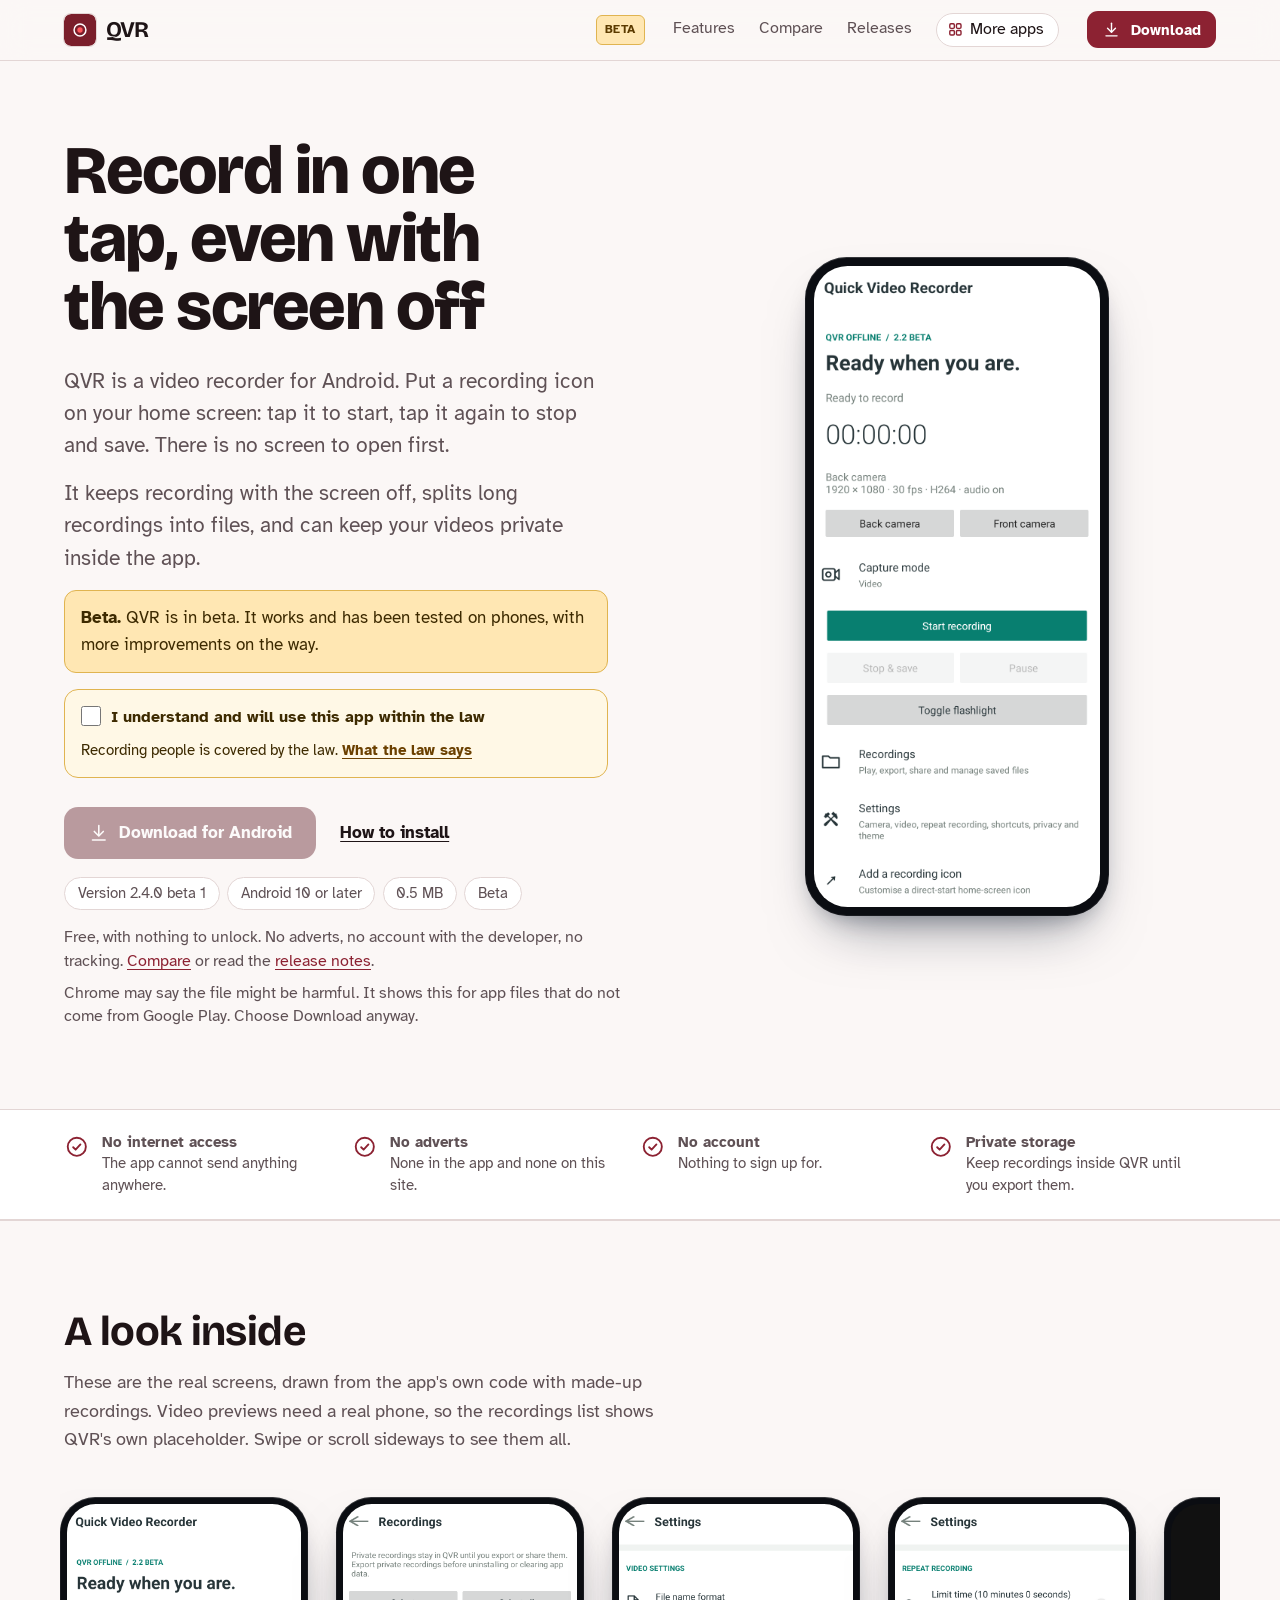
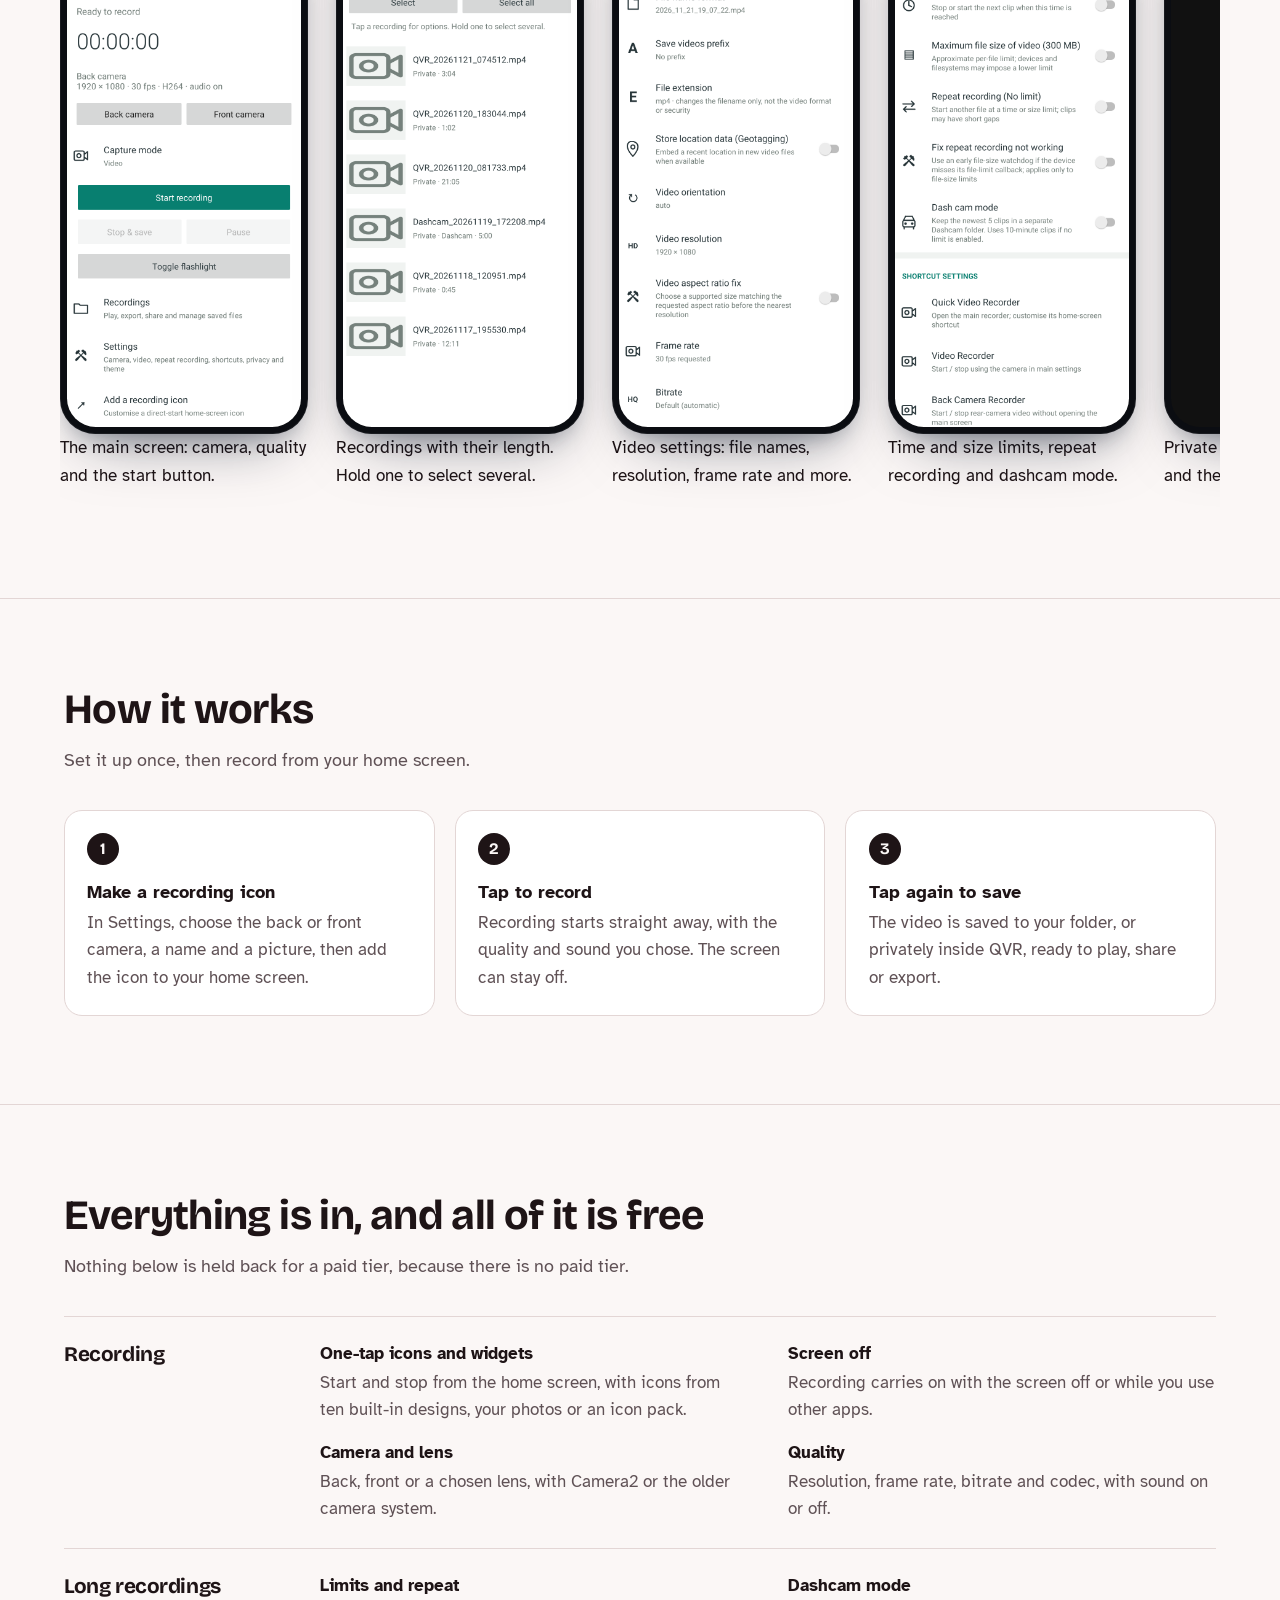
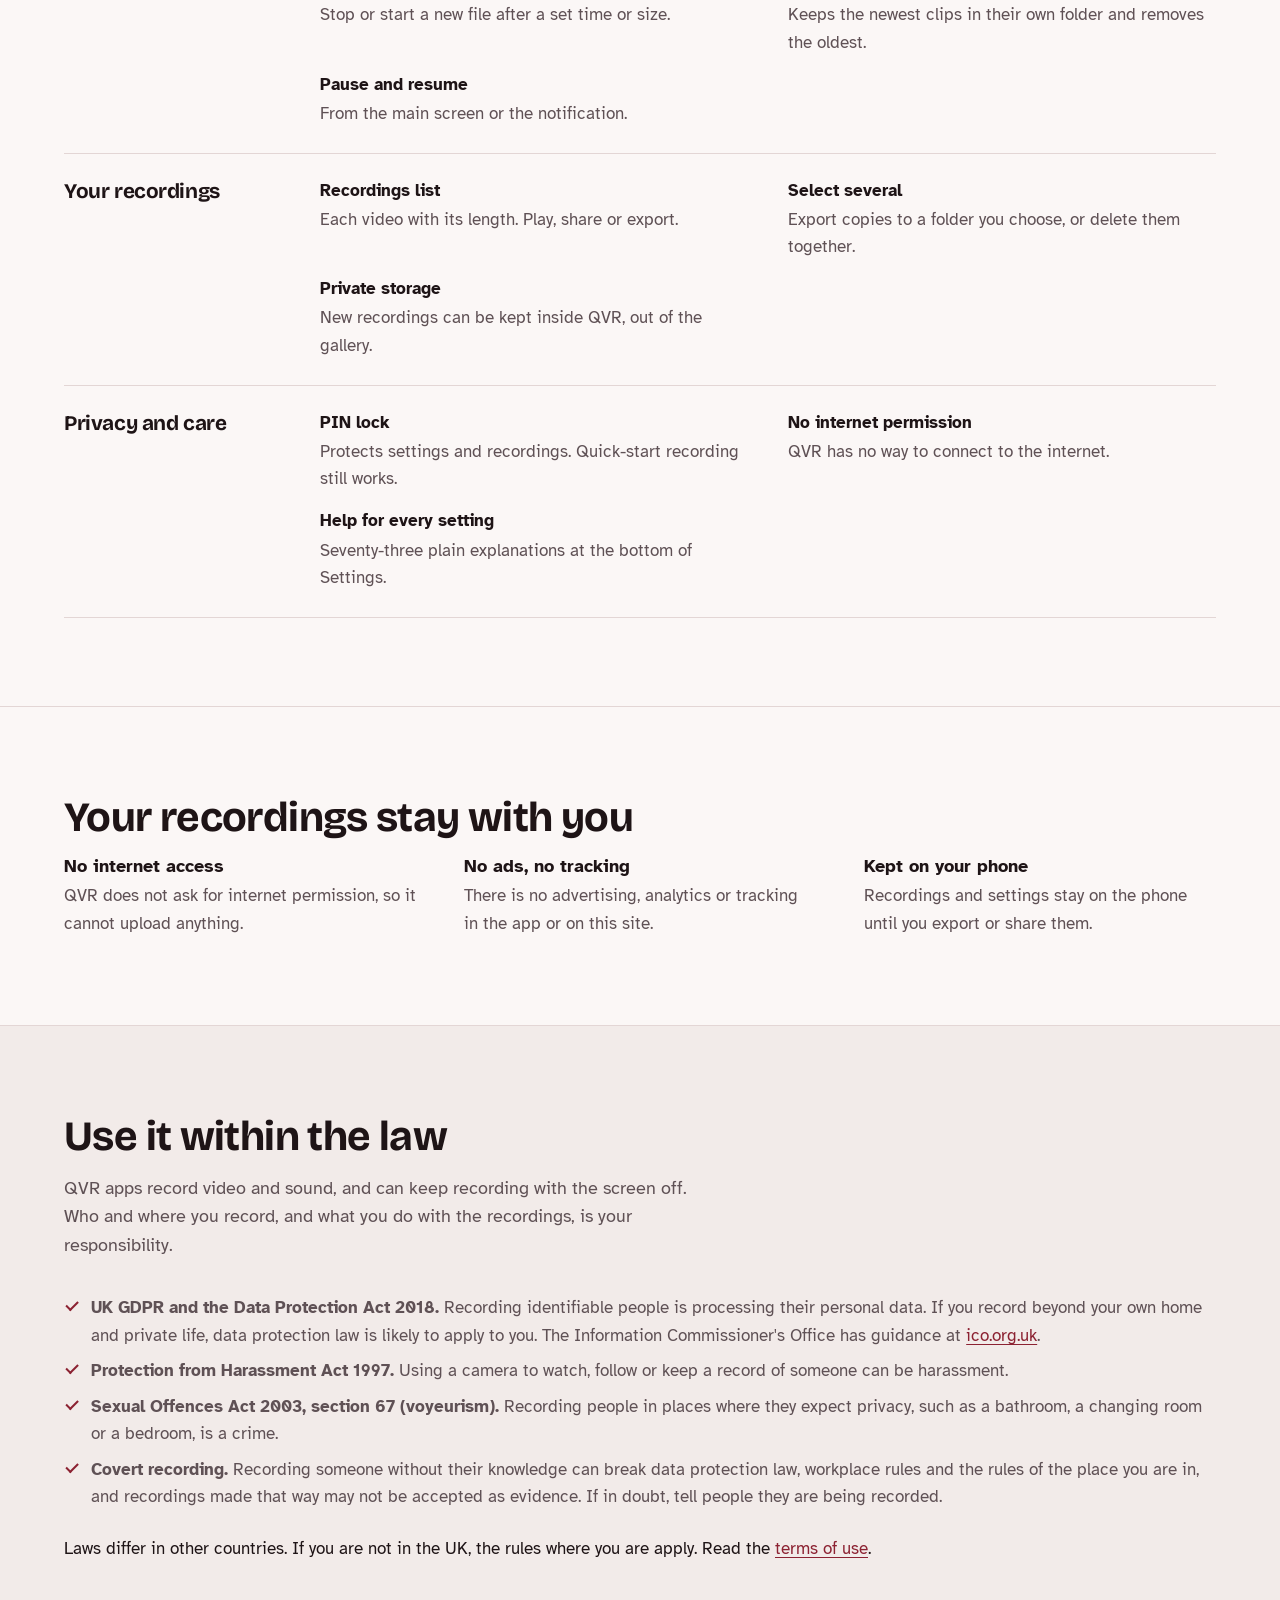
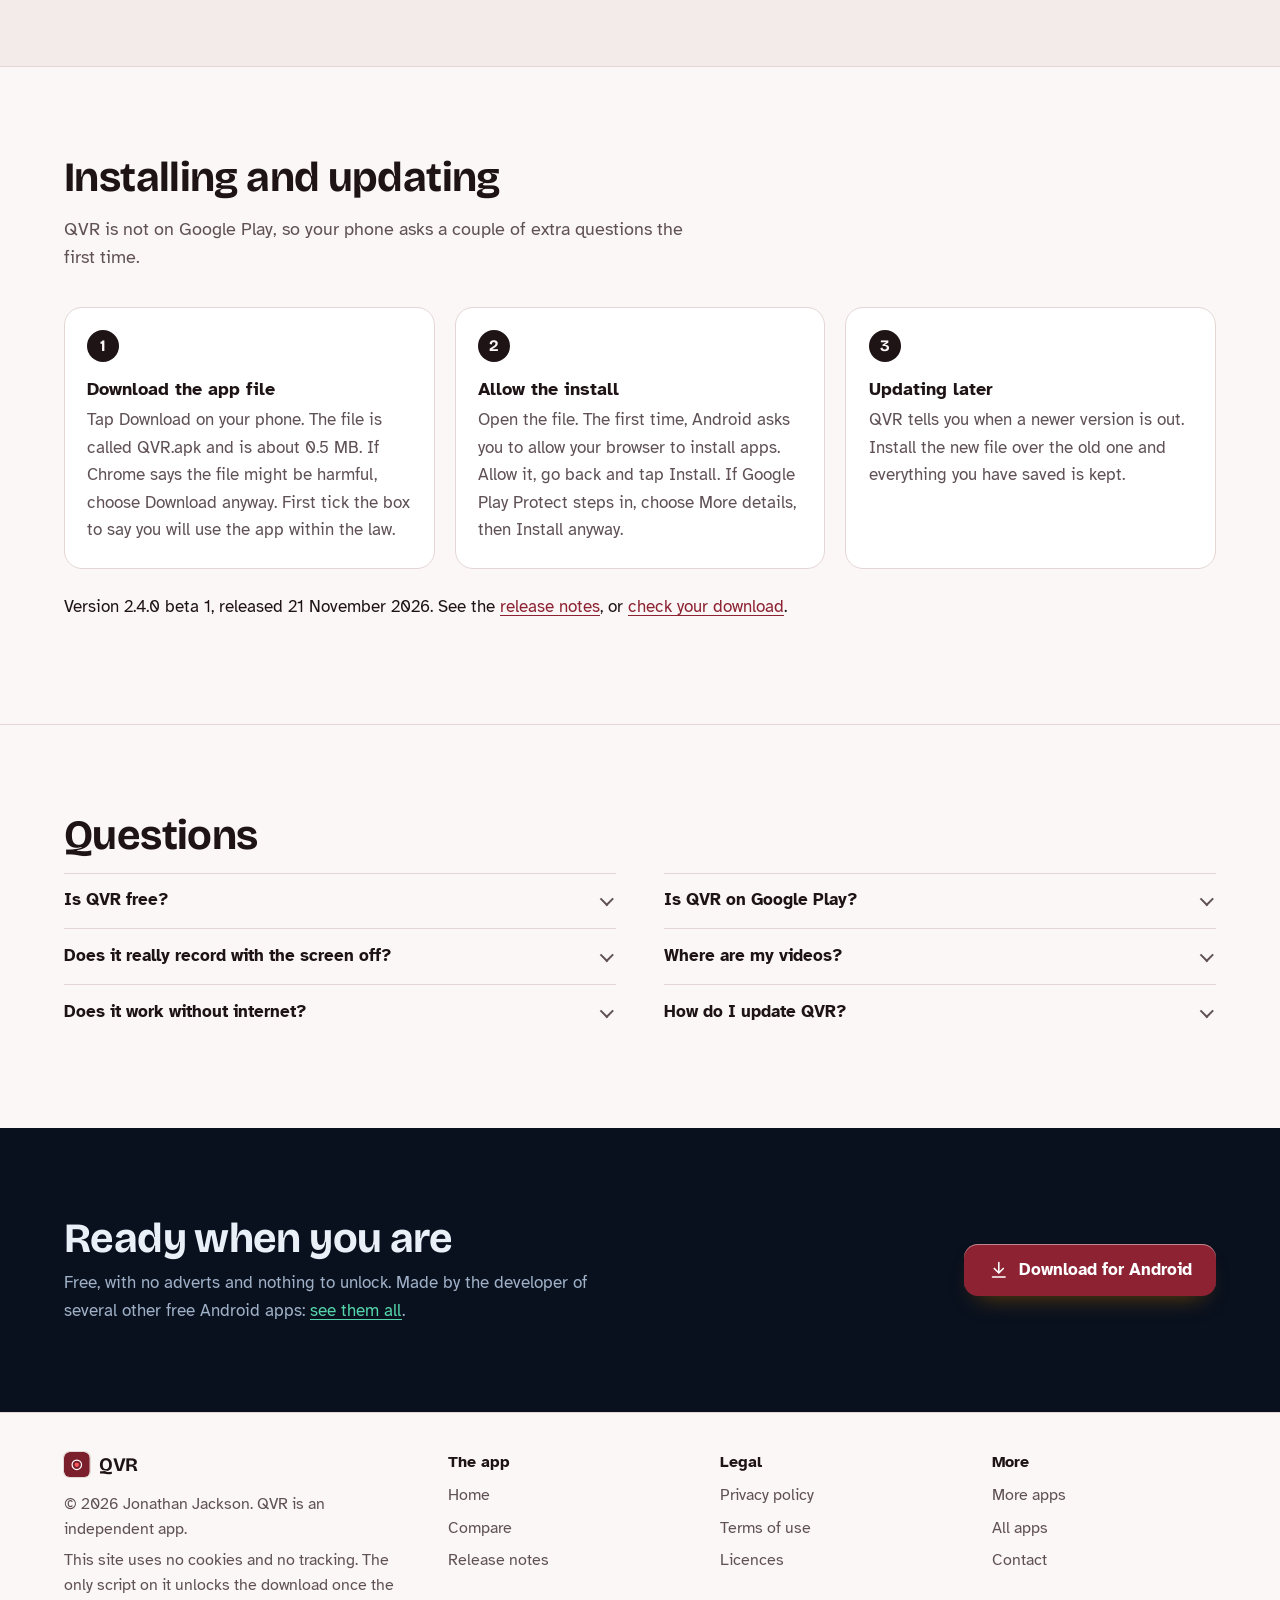
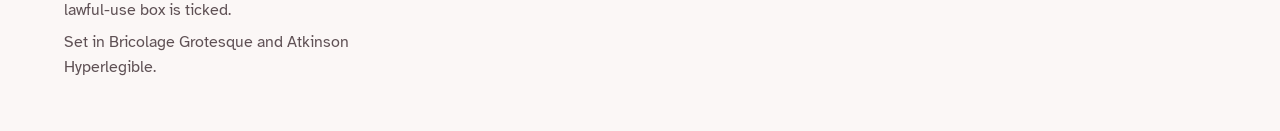
<file: index.html>
<!DOCTYPE html>
<html lang="en-GB">
<head>
<meta charset="utf-8">
<meta name="viewport" content="width=device-width, initial-scale=1">
<title>QVR: a quick video recorder that starts in one tap</title>
<meta name="description" content="QVR is a free Android video recorder. One tap on a home-screen icon starts recording, with the screen off if you like. No internet access, no adverts, no account. In beta.">
<meta name="author" content="Jonathan Jackson">
<link rel="canonical" href="https://customgpter.github.io/qvr/">
<meta name="theme-color" content="#fbf7f6" media="(prefers-color-scheme: light)">
<meta name="theme-color" content="#120b0d" media="(prefers-color-scheme: dark)">
<meta property="og:type" content="website">
<meta property="og:site_name" content="QVR">
<meta property="og:title" content="QVR: a quick video recorder that starts in one tap">
<meta property="og:description" content="QVR is a free Android video recorder. One tap on a home-screen icon starts recording, with the screen off if you like. No internet access, no adverts, no account. In beta.">
<meta property="og:url" content="https://customgpter.github.io/qvr/">
<meta property="og:image" content="https://customgpter.github.io/qvr/assets/og.png">
<meta property="og:image:width" content="1200">
<meta property="og:image:height" content="630">
<meta property="og:image:alt" content="QVR&#x27;s main screen, ready to record with the back camera at 1080p">
<meta property="og:locale" content="en_GB">
<meta name="twitter:card" content="summary_large_image">
<link rel="icon" href="./assets/favicon.svg" type="image/svg+xml">
<link rel="apple-touch-icon" href="./assets/apple-touch-icon.png">
<link rel="preload" href="./assets/fonts/bricolage-grotesque-latin.woff2" as="font" type="font/woff2" crossorigin>
<link rel="preload" href="./assets/fonts/atkinson-hyperlegible-latin-400-normal.woff2" as="font" type="font/woff2" crossorigin>
<link rel="stylesheet" href="./assets/site.css?v=1">
<link rel="stylesheet" href="./assets/house.css?v=1">
<link rel="stylesheet" href="./assets/apps-list.css?v=1">
<script src="./assets/apps-list.js?v=1" defer></script>
<script type="application/ld+json">{"@context":"https://schema.org","@type":"SoftwareApplication","name":"QVR","url":"https://customgpter.github.io/qvr/","description":"QVR is a free Android video recorder. One tap on a home-screen icon starts recording, with the screen off if you like. No internet access, no adverts, no account. In beta.","applicationCategory":"MultimediaApplication","operatingSystem":"Android 10 or later","softwareVersion":"2.4.0 beta 1","downloadUrl":"https://github.com/CustomGPTer/qvr/releases/download/v2.4.0-beta1/QVR.apk","releaseNotes":"https://customgpter.github.io/qvr/releases.html","offers":{"@type":"Offer","price":"0","priceCurrency":"GBP"},"inLanguage":"en-GB","image":"https://customgpter.github.io/qvr/assets/og.png","featureList":["One-tap icons and widgets","Screen off","Camera and lens","Quality","Limits and repeat","Dashcam mode","Pause and resume","Recordings list","Select several","Private storage","PIN lock","No internet permission"],"author":{"@type":"Person","name":"Jonathan Jackson"}}</script>
<script type="application/ld+json">{"@context":"https://schema.org","@type":"FAQPage","mainEntity":[{"@type":"Question","name":"Is QVR free?","acceptedAnswer":{"@type":"Answer","text":"Yes. There is no paid version, no subscription and no adverts."}},{"@type":"Question","name":"Is QVR on Google Play?","acceptedAnswer":{"@type":"Answer","text":"No. It is downloaded from this site as an Android app file. It needs Android 10 or later."}},{"@type":"Question","name":"Does it really record with the screen off?","acceptedAnswer":{"@type":"Answer","text":"Yes. Android shows a notification and its camera and microphone dots while QVR records, and you cannot turn those off."}},{"@type":"Question","name":"Where are my videos?","acceptedAnswer":{"@type":"Answer","text":"In the folder you chose, or privately inside QVR if Hide video from system is on. Private recordings are deleted if you uninstall QVR, so export them first."}},{"@type":"Question","name":"Does it work without internet?","acceptedAnswer":{"@type":"Answer","text":"Yes. QVR never uses the internet."}},{"@type":"Question","name":"How do I update QVR?","acceptedAnswer":{"@type":"Answer","text":"Download the new version from this site and install it over the one you have. Do not uninstall first, or private recordings are lost."}}]}</script>
</head>
<body>
<a class="skip" href="#main">Skip to content</a>
<header class="masthead">
<div class="wrap">
<a class="brand" href="./" aria-label="QVR home"><svg viewBox="0 0 108 108" aria-hidden="true"><rect width="108" height="108" rx="24" fill="#7a1f2b"/><circle cx="54" cy="54" r="20" fill="none" stroke="#fff" stroke-width="5"/><circle cx="54" cy="54" r="9" fill="#ff5a5f"/></svg><span>QVR</span></a><span class="beta-tag">Beta</span>
<nav aria-label="Main"><ul><li><a href="./#features">Features</a></li><li><a href="./compare.html">Compare</a></li><li><a href="./releases.html">Releases</a></li><li><a class="more-apps" href="./more-apps.html"><svg class="ico" viewBox="0 0 24 24" aria-hidden="true"><rect x="4" y="4" width="6.5" height="6.5" rx="1.6"/><rect x="13.5" y="4" width="6.5" height="6.5" rx="1.6"/><rect x="4" y="13.5" width="6.5" height="6.5" rx="1.6"/><rect x="13.5" y="13.5" width="6.5" height="6.5" rx="1.6"/></svg>More apps</a></li></ul></nav>
<a class="button small" href="./#download"><svg class="ico" viewBox="0 0 24 24" aria-hidden="true"><path d="M12 4v11"/><path d="M7 10.5l5 5 5-5"/><path d="M5 20h14"/></svg>Download</a>
</div>
</header>
<main id="main">
<div class="hero">
<div class="wrap hero-grid">
<div class="hero-copy">
<h1>Record in one tap, even with the screen off</h1>
<p class="lede">QVR is a video recorder for Android. Put a recording icon on your home screen: tap it to start, tap it again to stop and save. There is no screen to open first.</p><p class="lede">It keeps recording with the screen off, splits long recordings into files, and can keep your videos private inside the app.</p>
<p class="beta-note"><b>Beta.</b> QVR is in beta. It works and has been tested on phones, with more improvements on the way.</p>
<div class="gate-scope"><div class="law-box" data-gate><label><input type="checkbox"> I understand and will use this app within the law</label><p>Recording people is covered by the law. <a href="terms.html#law">What the law says</a></p><noscript><p>Turn on JavaScript to tick the box and download.</p></noscript></div><p class="get" id="download"><a class="button" data-href="https://github.com/CustomGPTer/qvr/releases/download/v2.4.0-beta1/QVR.apk" aria-disabled="true" role="link" tabindex="-1"><svg class="ico" viewBox="0 0 24 24" aria-hidden="true"><path d="M12 4v11"/><path d="M7 10.5l5 5 5-5"/><path d="M5 20h14"/></svg>Download for Android</a><a class="aside" href="#install">How to install</a></p></div>
<ul class="pills"><li>Version 2.4.0 beta 1</li><li>Android 10 or later</li><li>0.5 MB</li><li>Beta</li></ul>
<p class="facts">Free, with nothing to unlock. No adverts, no account with the developer, no tracking. <a href="compare.html">Compare</a> or read the <a href="releases.html">release notes</a>.</p>
<p class="facts">Chrome may say the file might be harmful. It shows this for app files that do not come from Google Play. Choose Download anyway.</p>
</div>
<div class="hero-phone"><div class="phone"><img src="./assets/screens/main.png" alt="The main screen: camera, quality and the start button." width="393" height="852" fetchpriority="high"></div></div>
</div>
</div>

<section class="promises" aria-label="In short">
<div class="wrap"><ul><li><svg class="ico" viewBox="0 0 24 24" aria-hidden="true"><circle cx="12" cy="12" r="8.5"/><path d="M8.6 12.4l2.3 2.3 4.5-4.9"/></svg><span><b>No internet access</b><span>The app cannot send anything anywhere.</span></span></li><li><svg class="ico" viewBox="0 0 24 24" aria-hidden="true"><circle cx="12" cy="12" r="8.5"/><path d="M8.6 12.4l2.3 2.3 4.5-4.9"/></svg><span><b>No adverts</b><span>None in the app and none on this site.</span></span></li><li><svg class="ico" viewBox="0 0 24 24" aria-hidden="true"><circle cx="12" cy="12" r="8.5"/><path d="M8.6 12.4l2.3 2.3 4.5-4.9"/></svg><span><b>No account</b><span>Nothing to sign up for.</span></span></li><li><svg class="ico" viewBox="0 0 24 24" aria-hidden="true"><circle cx="12" cy="12" r="8.5"/><path d="M8.6 12.4l2.3 2.3 4.5-4.9"/></svg><span><b>Private storage</b><span>Keep recordings inside QVR until you export them.</span></span></li></ul></div>
</section>

<section id="screens" aria-labelledby="screens-h">
<div class="wrap">
<h2 id="screens-h">A look inside</h2>
<p class="intro">These are the real screens, drawn from the app&#x27;s own code with made-up recordings. Video previews need a real phone, so the recordings list shows QVR&#x27;s own placeholder. Swipe or scroll sideways to see them all.</p>
<div class="gallery" tabindex="0" role="region" aria-label="Screens from QVR"><figure class="shot"><div class="phone"><img src="./assets/screens/main.png" alt="The main screen: camera, quality and the start button." width="393" height="852" loading="eager" decoding="async"></div><figcaption>The main screen: camera, quality and the start button.</figcaption></figure><figure class="shot"><div class="phone"><img src="./assets/screens/recordings.png" alt="Recordings with their length. Hold one to select several." width="393" height="852" loading="eager" decoding="async"></div><figcaption>Recordings with their length. Hold one to select several.</figcaption></figure><figure class="shot"><div class="phone"><img src="./assets/screens/settings-video.png" alt="Video settings: file names, resolution, frame rate and more." width="393" height="852" loading="eager" decoding="async"></div><figcaption>Video settings: file names, resolution, frame rate and more.</figcaption></figure><figure class="shot"><div class="phone"><img src="./assets/screens/settings-repeat.png" alt="Time and size limits, repeat recording and dashcam mode." width="393" height="852" loading="eager" decoding="async"></div><figcaption>Time and size limits, repeat recording and dashcam mode.</figcaption></figure><figure class="shot"><div class="phone"><img src="./assets/screens/settings-security.png" alt="Private storage, the PIN lock and the theme." width="393" height="852" loading="eager" decoding="async"></div><figcaption>Private storage, the PIN lock and the theme.</figcaption></figure><figure class="shot"><div class="phone"><img src="./assets/screens/shortcut.png" alt="Make a recording icon with its own camera and picture." width="393" height="852" loading="eager" decoding="async"></div><figcaption>Make a recording icon with its own camera and picture.</figcaption></figure><figure class="shot"><div class="phone"><img src="./assets/screens/settings-help.png" alt="Help at the bottom of Settings explains every option." width="393" height="852" loading="eager" decoding="async"></div><figcaption>Help at the bottom of Settings explains every option.</figcaption></figure></div>
</div>
</section>

<section id="how" aria-labelledby="how-h">
<div class="wrap">
<h2 id="how-h">How it works</h2>
<p class="intro">Set it up once, then record from your home screen.</p>
<ol class="steps"><li><h3>Make a recording icon</h3><p>In Settings, choose the back or front camera, a name and a picture, then add the icon to your home screen.</p></li><li><h3>Tap to record</h3><p>Recording starts straight away, with the quality and sound you chose. The screen can stay off.</p></li><li><h3>Tap again to save</h3><p>The video is saved to your folder, or privately inside QVR, ready to play, share or export.</p></li></ol>
</div>
</section>

<section id="features" aria-labelledby="features-h">
<div class="wrap">
<h2 id="features-h">Everything is in, and all of it is free</h2>
<p class="intro">Nothing below is held back for a paid tier, because there is no paid tier.</p>
<div class="groups"><div class="group"><h3>Recording</h3><dl><div><dt>One-tap icons and widgets</dt><dd>Start and stop from the home screen, with icons from ten built-in designs, your photos or an icon pack.</dd></div><div><dt>Screen off</dt><dd>Recording carries on with the screen off or while you use other apps.</dd></div><div><dt>Camera and lens</dt><dd>Back, front or a chosen lens, with Camera2 or the older camera system.</dd></div><div><dt>Quality</dt><dd>Resolution, frame rate, bitrate and codec, with sound on or off.</dd></div></dl></div><div class="group"><h3>Long recordings</h3><dl><div><dt>Limits and repeat</dt><dd>Stop or start a new file after a set time or size.</dd></div><div><dt>Dashcam mode</dt><dd>Keeps the newest clips in their own folder and removes the oldest.</dd></div><div><dt>Pause and resume</dt><dd>From the main screen or the notification.</dd></div></dl></div><div class="group"><h3>Your recordings</h3><dl><div><dt>Recordings list</dt><dd>Each video with its length. Play, share or export.</dd></div><div><dt>Select several</dt><dd>Export copies to a folder you choose, or delete them together.</dd></div><div><dt>Private storage</dt><dd>New recordings can be kept inside QVR, out of the gallery.</dd></div></dl></div><div class="group"><h3>Privacy and care</h3><dl><div><dt>PIN lock</dt><dd>Protects settings and recordings. Quick-start recording still works.</dd></div><div><dt>No internet permission</dt><dd>QVR has no way to connect to the internet.</dd></div><div><dt>Help for every setting</dt><dd>Seventy-three plain explanations at the bottom of Settings.</dd></div></dl></div></div>
</div>
</section>

<section id="privacy" aria-labelledby="privacy-h">
<div class="wrap">
<h2 id="privacy-h">Your recordings stay with you</h2>
<ul class="plain"><li><h3>No internet access</h3><p>QVR does not ask for internet permission, so it cannot upload anything.</p></li><li><h3>No ads, no tracking</h3><p>There is no advertising, analytics or tracking in the app or on this site.</p></li><li><h3>Kept on your phone</h3><p>Recordings and settings stay on the phone until you export or share them.</p></li></ul>
</div>
</section>

<section id="law" aria-labelledby="law-h" class="law-band">
<div class="wrap">
<h2 id="law-h">Use it within the law</h2>
<p class="intro">QVR apps record video and sound, and can keep recording with the screen off. Who and where you record, and what you do with the recordings, is your responsibility.</p>
<ul class="ticks"><li><b>UK GDPR and the Data Protection Act 2018.</b> Recording identifiable people is processing their personal data. If you record beyond your own home and private life, data protection law is likely to apply to you. The Information Commissioner's Office has guidance at <a href="https://ico.org.uk">ico.org.uk</a>.</li><li><b>Protection from Harassment Act 1997.</b> Using a camera to watch, follow or keep a record of someone can be harassment.</li><li><b>Sexual Offences Act 2003, section 67 (voyeurism).</b> Recording people in places where they expect privacy, such as a bathroom, a changing room or a bedroom, is a crime.</li><li><b>Covert recording.</b> Recording someone without their knowledge can break data protection law, workplace rules and the rules of the place you are in, and recordings made that way may not be accepted as evidence. If in doubt, tell people they are being recorded.</li></ul>
<p class="after-table">Laws differ in other countries. If you are not in the UK, the rules where you are apply. Read the <a href="terms.html#law">terms of use</a>.</p>
</div>
</section>
<section id="install" aria-labelledby="install-h">
<div class="wrap">
<h2 id="install-h">Installing and updating</h2>
<p class="intro">QVR is not on Google Play, so your phone asks a couple of extra questions the first time.</p>
<ol class="steps"><li><h3>Download the app file</h3><p>Tap Download on your phone. The file is called QVR.apk and is about 0.5 MB. If Chrome says the file might be harmful, choose Download anyway. First tick the box to say you will use the app within the law.</p></li><li><h3>Allow the install</h3><p>Open the file. The first time, Android asks you to allow your browser to install apps. Allow it, go back and tap Install. If Google Play Protect steps in, choose More details, then Install anyway.</p></li><li><h3>Updating later</h3><p>QVR tells you when a newer version is out. Install the new file over the old one and everything you have saved is kept.</p></li></ol>
<p class="after-table">Version 2.4.0 beta 1, released 21 November 2026. See the <a href="releases.html">release notes</a>, or <a href="releases.html#checking">check your download</a>.</p>
</div>
</section>

<section id="questions" aria-labelledby="questions-h">
<div class="wrap">
<h2 id="questions-h">Questions</h2>
<div class="faq"><details><summary>Is QVR free?</summary><p>Yes. There is no paid version, no subscription and no adverts.</p></details><details><summary>Is QVR on Google Play?</summary><p>No. It is downloaded from this site as an Android app file. It needs Android 10 or later.</p></details><details><summary>Does it really record with the screen off?</summary><p>Yes. Android shows a notification and its camera and microphone dots while QVR records, and you cannot turn those off.</p></details><details><summary>Where are my videos?</summary><p>In the folder you chose, or privately inside QVR if Hide video from system is on. Private recordings are deleted if you uninstall QVR, so export them first.</p></details><details><summary>Does it work without internet?</summary><p>Yes. QVR never uses the internet.</p></details><details><summary>How do I update QVR?</summary><p>Download the new version from this site and install it over the one you have. Do not uninstall first, or private recordings are lost.</p></details></div>
</div>
</section>

<section class="closing" aria-labelledby="closing-h">
<div class="wrap">
<div><h2 id="closing-h">Ready when you are</h2><p>Free, with no adverts and nothing to unlock. Made by the developer of several other free Android apps: <a href="more-apps.html">see them all</a>.</p></div>
<a class="button" href="./#download"><svg class="ico" viewBox="0 0 24 24" aria-hidden="true"><path d="M12 4v11"/><path d="M7 10.5l5 5 5-5"/><path d="M5 20h14"/></svg>Download for Android</a>
</div>
</section>
</main>
<footer class="colophon">
<div class="wrap">
<div>
<a class="brand" href="./" aria-label="QVR home"><svg viewBox="0 0 108 108" aria-hidden="true"><rect width="108" height="108" rx="24" fill="#7a1f2b"/><circle cx="54" cy="54" r="20" fill="none" stroke="#fff" stroke-width="5"/><circle cx="54" cy="54" r="9" fill="#ff5a5f"/></svg><span>QVR</span></a>
<p>&copy; 2026 Jonathan Jackson. QVR is an independent app.</p>
<p>This site uses no cookies and no tracking. The only script on it unlocks the download once the lawful-use box is ticked.</p>
<p>Set in Bricolage Grotesque and Atkinson Hyperlegible.</p>
</div>
<nav aria-label="The app"><h2>The app</h2><ul>
<li><a href="./">Home</a></li>
<li><a href="./compare.html">Compare</a></li>
<li><a href="./releases.html">Release notes</a></li>

</ul></nav>
<nav aria-label="Legal"><h2>Legal</h2><ul>
<li><a href="./privacy.html">Privacy policy</a></li>
<li><a href="./terms.html">Terms of use</a></li>
<li><a href="./licences.html">Licences</a></li>
</ul></nav>
<nav aria-label="More"><h2>More</h2><ul>
<li><a href="./more-apps.html">More apps</a></li>
<li><a href="https://customgpter.github.io/">All apps</a></li>
<li><a href="https://github.com/CustomGPTer/qvr/issues">Contact</a></li>
</ul></nav>
</div>
</footer>
</body>
</html>
</file>
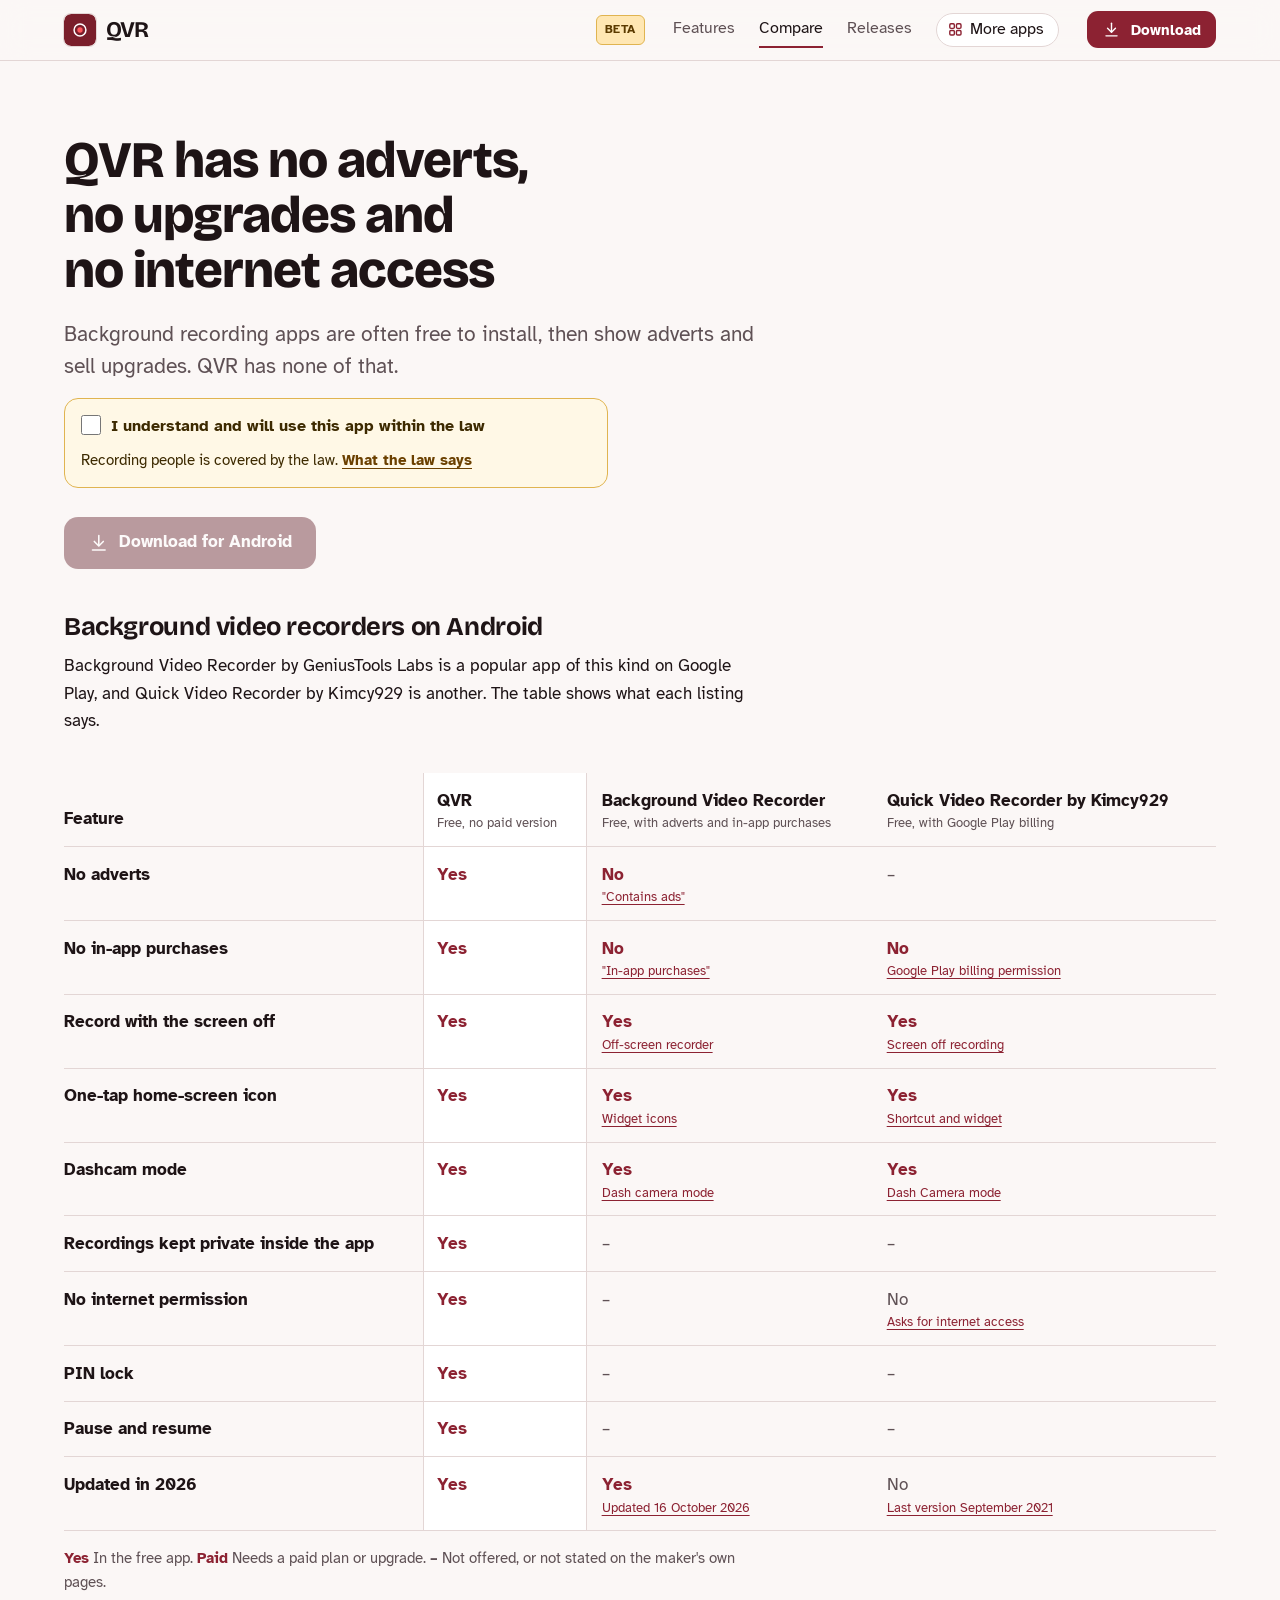
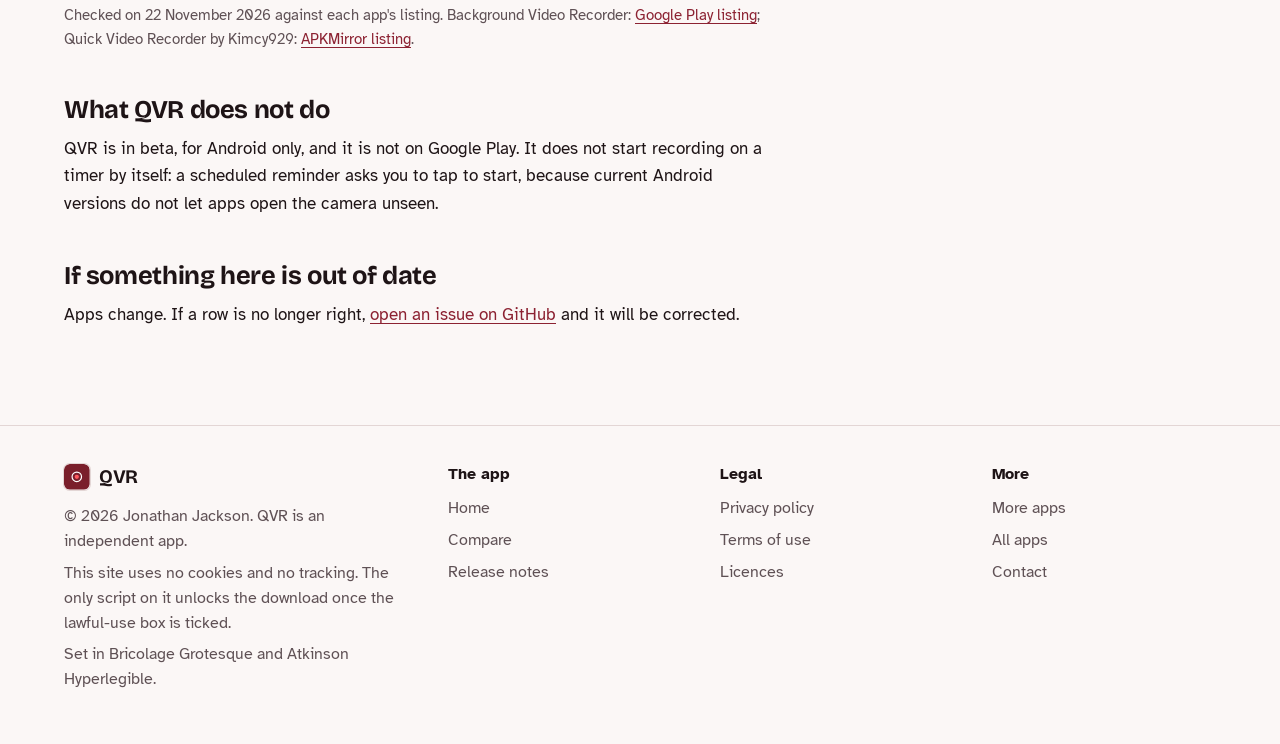
<file: compare.html>
<!DOCTYPE html>
<html lang="en-GB">
<head>
<meta charset="utf-8">
<meta name="viewport" content="width=device-width, initial-scale=1">
<title>QVR compared with Background Video Recorder and Quick Video Recorder by Kimcy929</title>
<meta name="description" content="How QVR compares with Background Video Recorder and Quick Video Recorder by Kimcy929, row by row, with each claim linked to its listing.">
<meta name="author" content="Jonathan Jackson">
<link rel="canonical" href="https://customgpter.github.io/qvr/compare.html">
<meta name="theme-color" content="#fbf7f6" media="(prefers-color-scheme: light)">
<meta name="theme-color" content="#120b0d" media="(prefers-color-scheme: dark)">
<meta property="og:type" content="website">
<meta property="og:site_name" content="QVR">
<meta property="og:title" content="QVR compared with Background Video Recorder and Quick Video Recorder by Kimcy929">
<meta property="og:description" content="How QVR compares with Background Video Recorder and Quick Video Recorder by Kimcy929, row by row, with each claim linked to its listing.">
<meta property="og:url" content="https://customgpter.github.io/qvr/compare.html">
<meta property="og:image" content="https://customgpter.github.io/qvr/assets/og.png">
<meta property="og:image:width" content="1200">
<meta property="og:image:height" content="630">
<meta property="og:image:alt" content="QVR&#x27;s main screen, ready to record with the back camera at 1080p">
<meta property="og:locale" content="en_GB">
<meta name="twitter:card" content="summary_large_image">
<link rel="icon" href="./assets/favicon.svg" type="image/svg+xml">
<link rel="apple-touch-icon" href="./assets/apple-touch-icon.png">
<link rel="preload" href="./assets/fonts/bricolage-grotesque-latin.woff2" as="font" type="font/woff2" crossorigin>
<link rel="preload" href="./assets/fonts/atkinson-hyperlegible-latin-400-normal.woff2" as="font" type="font/woff2" crossorigin>
<link rel="stylesheet" href="./assets/site.css?v=1">
<link rel="stylesheet" href="./assets/house.css?v=1">
<link rel="stylesheet" href="./assets/apps-list.css?v=1">
<script src="./assets/apps-list.js?v=1" defer></script>
</head>
<body>
<a class="skip" href="#main">Skip to content</a>
<header class="masthead">
<div class="wrap">
<a class="brand" href="./" aria-label="QVR home"><svg viewBox="0 0 108 108" aria-hidden="true"><rect width="108" height="108" rx="24" fill="#7a1f2b"/><circle cx="54" cy="54" r="20" fill="none" stroke="#fff" stroke-width="5"/><circle cx="54" cy="54" r="9" fill="#ff5a5f"/></svg><span>QVR</span></a><span class="beta-tag">Beta</span>
<nav aria-label="Main"><ul><li><a href="./#features">Features</a></li><li><a href="./compare.html" aria-current="page">Compare</a></li><li><a href="./releases.html">Releases</a></li><li><a class="more-apps" href="./more-apps.html"><svg class="ico" viewBox="0 0 24 24" aria-hidden="true"><rect x="4" y="4" width="6.5" height="6.5" rx="1.6"/><rect x="13.5" y="4" width="6.5" height="6.5" rx="1.6"/><rect x="4" y="13.5" width="6.5" height="6.5" rx="1.6"/><rect x="13.5" y="13.5" width="6.5" height="6.5" rx="1.6"/></svg>More apps</a></li></ul></nav>
<a class="button small" href="./#download"><svg class="ico" viewBox="0 0 24 24" aria-hidden="true"><path d="M12 4v11"/><path d="M7 10.5l5 5 5-5"/><path d="M5 20h14"/></svg>Download</a>
</div>
</header>
<main id="main" class="doc">
<div class="wrap">
<div class="measure">
<h1>QVR has no adverts, no upgrades and no internet access</h1>
<p class="lede">Background recording apps are often free to install, then show adverts and sell upgrades. QVR has none of that.</p>
<div class="gate-scope"><div class="law-box" data-gate><label><input type="checkbox"> I understand and will use this app within the law</label><p>Recording people is covered by the law. <a href="terms.html#law">What the law says</a></p><noscript><p>Turn on JavaScript to tick the box and download.</p></noscript></div><p class="get"><a class="button" data-href="https://github.com/CustomGPTer/qvr/releases/download/v2.4.0-beta1/QVR.apk" aria-disabled="true" role="link" tabindex="-1"><svg class="ico" viewBox="0 0 24 24" aria-hidden="true"><path d="M12 4v11"/><path d="M7 10.5l5 5 5-5"/><path d="M5 20h14"/></svg>Download for Android</a></p></div>
<h2 id="table">Background video recorders on Android</h2>
<p>Background Video Recorder by GeniusTools Labs is a popular app of this kind on Google Play, and Quick Video Recorder by Kimcy929 is another. The table shows what each listing says.</p>
</div>
<div class="scroll">
<table class="cmp">
<thead><tr><th scope="col">Feature</th><th scope="col" class="ours">QVR<small>Free, no paid version</small></th><th scope="col">Background Video Recorder<small>Free, with adverts and in-app purchases</small></th><th scope="col">Quick Video Recorder by Kimcy929<small>Free, with Google Play billing</small></th></tr></thead>
<tbody>
<tr><th scope="row">No adverts</th><td class="yes ours"><span class="app">QVR</span><span class="v">Yes</span></td><td class="pay"><span class="app">Background Video Recorder</span><span class="v">No<small><a href="https://play.google.com/store/apps/details?id=com.backgroundvideorecorder.videosnapshorts&hl=en">"Contains ads"</a></small></span></td><td class="na"><span class="app">Quick Video Recorder by Kimcy929</span><span class="v">&ndash;</span></td></tr>
<tr><th scope="row">No in-app purchases</th><td class="yes ours"><span class="app">QVR</span><span class="v">Yes</span></td><td class="pay"><span class="app">Background Video Recorder</span><span class="v">No<small><a href="https://play.google.com/store/apps/details?id=com.backgroundvideorecorder.videosnapshorts&hl=en">"In-app purchases"</a></small></span></td><td class="pay"><span class="app">Quick Video Recorder by Kimcy929</span><span class="v">No<small><a href="https://www.apkmirror.com/apk/kimcy929/quick-video-recorder-background-video-recorder/quick-video-recorder-background-video-recorder-1-3-6-3-release/quick-video-recorder-1-3-6-3-android-apk-download/">Google Play billing permission</a></small></span></td></tr>
<tr><th scope="row">Record with the screen off</th><td class="yes ours"><span class="app">QVR</span><span class="v">Yes</span></td><td class="yes"><span class="app">Background Video Recorder</span><span class="v">Yes<small><a href="https://play.google.com/store/apps/details?id=com.backgroundvideorecorder.videosnapshorts&hl=en">Off-screen recorder</a></small></span></td><td class="yes"><span class="app">Quick Video Recorder by Kimcy929</span><span class="v">Yes<small><a href="https://www.apkmirror.com/apk/kimcy929/quick-video-recorder-background-video-recorder/quick-video-recorder-background-video-recorder-1-3-6-3-release/quick-video-recorder-1-3-6-3-android-apk-download/">Screen off recording</a></small></span></td></tr>
<tr><th scope="row">One-tap home-screen icon</th><td class="yes ours"><span class="app">QVR</span><span class="v">Yes</span></td><td class="yes"><span class="app">Background Video Recorder</span><span class="v">Yes<small><a href="https://play.google.com/store/apps/details?id=com.backgroundvideorecorder.videosnapshorts&hl=en">Widget icons</a></small></span></td><td class="yes"><span class="app">Quick Video Recorder by Kimcy929</span><span class="v">Yes<small><a href="https://www.apkmirror.com/apk/kimcy929/quick-video-recorder-background-video-recorder/quick-video-recorder-background-video-recorder-1-3-6-3-release/quick-video-recorder-1-3-6-3-android-apk-download/">Shortcut and widget</a></small></span></td></tr>
<tr><th scope="row">Dashcam mode</th><td class="yes ours"><span class="app">QVR</span><span class="v">Yes</span></td><td class="yes"><span class="app">Background Video Recorder</span><span class="v">Yes<small><a href="https://play.google.com/store/apps/details?id=com.backgroundvideorecorder.videosnapshorts&hl=en">Dash camera mode</a></small></span></td><td class="yes"><span class="app">Quick Video Recorder by Kimcy929</span><span class="v">Yes<small><a href="https://www.apkmirror.com/apk/kimcy929/quick-video-recorder-background-video-recorder/quick-video-recorder-background-video-recorder-1-3-6-3-release/quick-video-recorder-1-3-6-3-android-apk-download/">Dash Camera mode</a></small></span></td></tr>
<tr><th scope="row">Recordings kept private inside the app</th><td class="yes ours"><span class="app">QVR</span><span class="v">Yes</span></td><td class="na"><span class="app">Background Video Recorder</span><span class="v">&ndash;</span></td><td class="na"><span class="app">Quick Video Recorder by Kimcy929</span><span class="v">&ndash;</span></td></tr>
<tr><th scope="row">No internet permission</th><td class="yes ours"><span class="app">QVR</span><span class="v">Yes</span></td><td class="na"><span class="app">Background Video Recorder</span><span class="v">&ndash;</span></td><td class="na"><span class="app">Quick Video Recorder by Kimcy929</span><span class="v">No<small><a href="https://www.apkmirror.com/apk/kimcy929/quick-video-recorder-background-video-recorder/quick-video-recorder-background-video-recorder-1-3-6-3-release/quick-video-recorder-1-3-6-3-android-apk-download/">Asks for internet access</a></small></span></td></tr>
<tr><th scope="row">PIN lock</th><td class="yes ours"><span class="app">QVR</span><span class="v">Yes</span></td><td class="na"><span class="app">Background Video Recorder</span><span class="v">&ndash;</span></td><td class="na"><span class="app">Quick Video Recorder by Kimcy929</span><span class="v">&ndash;</span></td></tr>
<tr><th scope="row">Pause and resume</th><td class="yes ours"><span class="app">QVR</span><span class="v">Yes</span></td><td class="na"><span class="app">Background Video Recorder</span><span class="v">&ndash;</span></td><td class="na"><span class="app">Quick Video Recorder by Kimcy929</span><span class="v">&ndash;</span></td></tr>
<tr><th scope="row">Updated in 2026</th><td class="yes ours"><span class="app">QVR</span><span class="v">Yes</span></td><td class="yes"><span class="app">Background Video Recorder</span><span class="v">Yes<small><a href="https://play.google.com/store/apps/details?id=com.backgroundvideorecorder.videosnapshorts&hl=en">Updated 16 October 2026</a></small></span></td><td class="na"><span class="app">Quick Video Recorder by Kimcy929</span><span class="v">No<small><a href="https://www.apkmirror.com/apk/kimcy929/quick-video-recorder-background-video-recorder/quick-video-recorder-background-video-recorder-1-3-6-3-release/quick-video-recorder-1-3-6-3-android-apk-download/">Last version September 2021</a></small></span></td></tr>
</tbody>
</table>
</div>
<div class="measure">
<p class="key"><strong class="yes">Yes</strong> In the free app. <strong class="pay">Paid</strong> Needs a paid plan or upgrade. <strong>&ndash;</strong> Not offered, or not stated on the maker's own pages.</p>
<p class="key">Checked on 22 November 2026 against each app's listing. Background Video Recorder: <a href="https://play.google.com/store/apps/details?id=com.backgroundvideorecorder.videosnapshorts&hl=en">Google Play listing</a>; Quick Video Recorder by Kimcy929: <a href="https://www.apkmirror.com/apk/kimcy929/quick-video-recorder-background-video-recorder/quick-video-recorder-background-video-recorder-1-3-6-3-release/quick-video-recorder-1-3-6-3-android-apk-download/">APKMirror listing</a>.</p>
<h2>What QVR does not do</h2><p>QVR is in beta, for Android only, and it is not on Google Play. It does not start recording on a timer by itself: a scheduled reminder asks you to tap to start, because current Android versions do not let apps open the camera unseen.</p>
<h2 id="wrong">If something here is out of date</h2>
<p>Apps change. If a row is no longer right, <a href="https://github.com/CustomGPTer/qvr/issues">open an issue on GitHub</a> and it will be corrected.</p>
</div>
</div>
</main>
<footer class="colophon">
<div class="wrap">
<div>
<a class="brand" href="./" aria-label="QVR home"><svg viewBox="0 0 108 108" aria-hidden="true"><rect width="108" height="108" rx="24" fill="#7a1f2b"/><circle cx="54" cy="54" r="20" fill="none" stroke="#fff" stroke-width="5"/><circle cx="54" cy="54" r="9" fill="#ff5a5f"/></svg><span>QVR</span></a>
<p>&copy; 2026 Jonathan Jackson. QVR is an independent app.</p>
<p>This site uses no cookies and no tracking. The only script on it unlocks the download once the lawful-use box is ticked.</p>
<p>Set in Bricolage Grotesque and Atkinson Hyperlegible.</p>
</div>
<nav aria-label="The app"><h2>The app</h2><ul>
<li><a href="./">Home</a></li>
<li><a href="./compare.html">Compare</a></li>
<li><a href="./releases.html">Release notes</a></li>

</ul></nav>
<nav aria-label="Legal"><h2>Legal</h2><ul>
<li><a href="./privacy.html">Privacy policy</a></li>
<li><a href="./terms.html">Terms of use</a></li>
<li><a href="./licences.html">Licences</a></li>
</ul></nav>
<nav aria-label="More"><h2>More</h2><ul>
<li><a href="./more-apps.html">More apps</a></li>
<li><a href="https://customgpter.github.io/">All apps</a></li>
<li><a href="https://github.com/CustomGPTer/qvr/issues">Contact</a></li>
</ul></nav>
</div>
</footer>
</body>
</html>
</file>
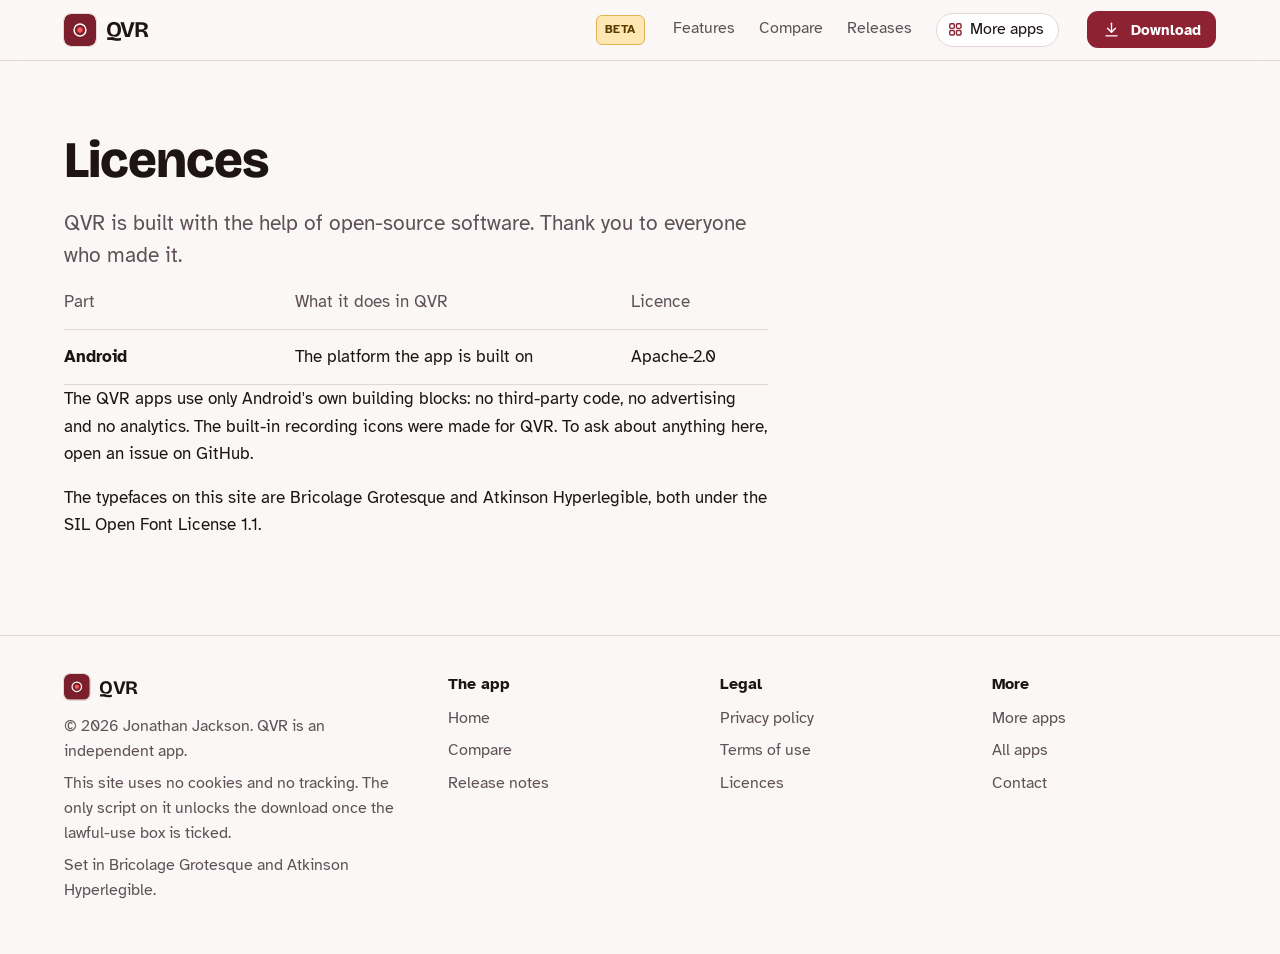
<file: licences.html>
<!DOCTYPE html>
<html lang="en-GB">
<head>
<meta charset="utf-8">
<meta name="viewport" content="width=device-width, initial-scale=1">
<title>QVR licences</title>
<meta name="description" content="The open-source parts inside QVR and their licences.">
<meta name="author" content="Jonathan Jackson">
<link rel="canonical" href="https://customgpter.github.io/qvr/licences.html">
<meta name="theme-color" content="#fbf7f6" media="(prefers-color-scheme: light)">
<meta name="theme-color" content="#120b0d" media="(prefers-color-scheme: dark)">
<meta property="og:type" content="website">
<meta property="og:site_name" content="QVR">
<meta property="og:title" content="QVR licences">
<meta property="og:description" content="The open-source parts inside QVR and their licences.">
<meta property="og:url" content="https://customgpter.github.io/qvr/licences.html">
<meta property="og:image" content="https://customgpter.github.io/qvr/assets/og.png">
<meta property="og:image:width" content="1200">
<meta property="og:image:height" content="630">
<meta property="og:image:alt" content="QVR&#x27;s main screen, ready to record with the back camera at 1080p">
<meta property="og:locale" content="en_GB">
<meta name="twitter:card" content="summary_large_image">
<link rel="icon" href="./assets/favicon.svg" type="image/svg+xml">
<link rel="apple-touch-icon" href="./assets/apple-touch-icon.png">
<link rel="preload" href="./assets/fonts/bricolage-grotesque-latin.woff2" as="font" type="font/woff2" crossorigin>
<link rel="preload" href="./assets/fonts/atkinson-hyperlegible-latin-400-normal.woff2" as="font" type="font/woff2" crossorigin>
<link rel="stylesheet" href="./assets/site.css?v=1">
<link rel="stylesheet" href="./assets/house.css?v=1">
<link rel="stylesheet" href="./assets/apps-list.css?v=1">
<script src="./assets/apps-list.js?v=1" defer></script>
</head>
<body>
<a class="skip" href="#main">Skip to content</a>
<header class="masthead">
<div class="wrap">
<a class="brand" href="./" aria-label="QVR home"><svg viewBox="0 0 108 108" aria-hidden="true"><rect width="108" height="108" rx="24" fill="#7a1f2b"/><circle cx="54" cy="54" r="20" fill="none" stroke="#fff" stroke-width="5"/><circle cx="54" cy="54" r="9" fill="#ff5a5f"/></svg><span>QVR</span></a><span class="beta-tag">Beta</span>
<nav aria-label="Main"><ul><li><a href="./#features">Features</a></li><li><a href="./compare.html">Compare</a></li><li><a href="./releases.html">Releases</a></li><li><a class="more-apps" href="./more-apps.html"><svg class="ico" viewBox="0 0 24 24" aria-hidden="true"><rect x="4" y="4" width="6.5" height="6.5" rx="1.6"/><rect x="13.5" y="4" width="6.5" height="6.5" rx="1.6"/><rect x="4" y="13.5" width="6.5" height="6.5" rx="1.6"/><rect x="13.5" y="13.5" width="6.5" height="6.5" rx="1.6"/></svg>More apps</a></li></ul></nav>
<a class="button small" href="./#download"><svg class="ico" viewBox="0 0 24 24" aria-hidden="true"><path d="M12 4v11"/><path d="M7 10.5l5 5 5-5"/><path d="M5 20h14"/></svg>Download</a>
</div>
</header>
<main id="main" class="doc">
<div class="wrap">
<div class="measure">
<h1>Licences</h1>
<p class="lede">QVR is built with the help of open-source software. Thank you to everyone who made it.</p>
<div class="scroll"><table><thead><tr><th scope="col">Part</th><th scope="col">What it does in QVR</th><th scope="col">Licence</th></tr></thead><tbody><tr><th scope="row">Android</th><td>The platform the app is built on</td><td>Apache-2.0</td></tr></tbody></table></div>
<p>The QVR apps use only Android's own building blocks: no third-party code, no advertising and no analytics. The built-in recording icons were made for QVR. To ask about anything here, open an issue on GitHub.</p>
<p>The typefaces on this site are Bricolage Grotesque and Atkinson Hyperlegible, both under the SIL Open Font License 1.1.</p>
</div>
</div>
</main>
<footer class="colophon">
<div class="wrap">
<div>
<a class="brand" href="./" aria-label="QVR home"><svg viewBox="0 0 108 108" aria-hidden="true"><rect width="108" height="108" rx="24" fill="#7a1f2b"/><circle cx="54" cy="54" r="20" fill="none" stroke="#fff" stroke-width="5"/><circle cx="54" cy="54" r="9" fill="#ff5a5f"/></svg><span>QVR</span></a>
<p>&copy; 2026 Jonathan Jackson. QVR is an independent app.</p>
<p>This site uses no cookies and no tracking. The only script on it unlocks the download once the lawful-use box is ticked.</p>
<p>Set in Bricolage Grotesque and Atkinson Hyperlegible.</p>
</div>
<nav aria-label="The app"><h2>The app</h2><ul>
<li><a href="./">Home</a></li>
<li><a href="./compare.html">Compare</a></li>
<li><a href="./releases.html">Release notes</a></li>

</ul></nav>
<nav aria-label="Legal"><h2>Legal</h2><ul>
<li><a href="./privacy.html">Privacy policy</a></li>
<li><a href="./terms.html">Terms of use</a></li>
<li><a href="./licences.html">Licences</a></li>
</ul></nav>
<nav aria-label="More"><h2>More</h2><ul>
<li><a href="./more-apps.html">More apps</a></li>
<li><a href="https://customgpter.github.io/">All apps</a></li>
<li><a href="https://github.com/CustomGPTer/qvr/issues">Contact</a></li>
</ul></nav>
</div>
</footer>
</body>
</html>
</file>
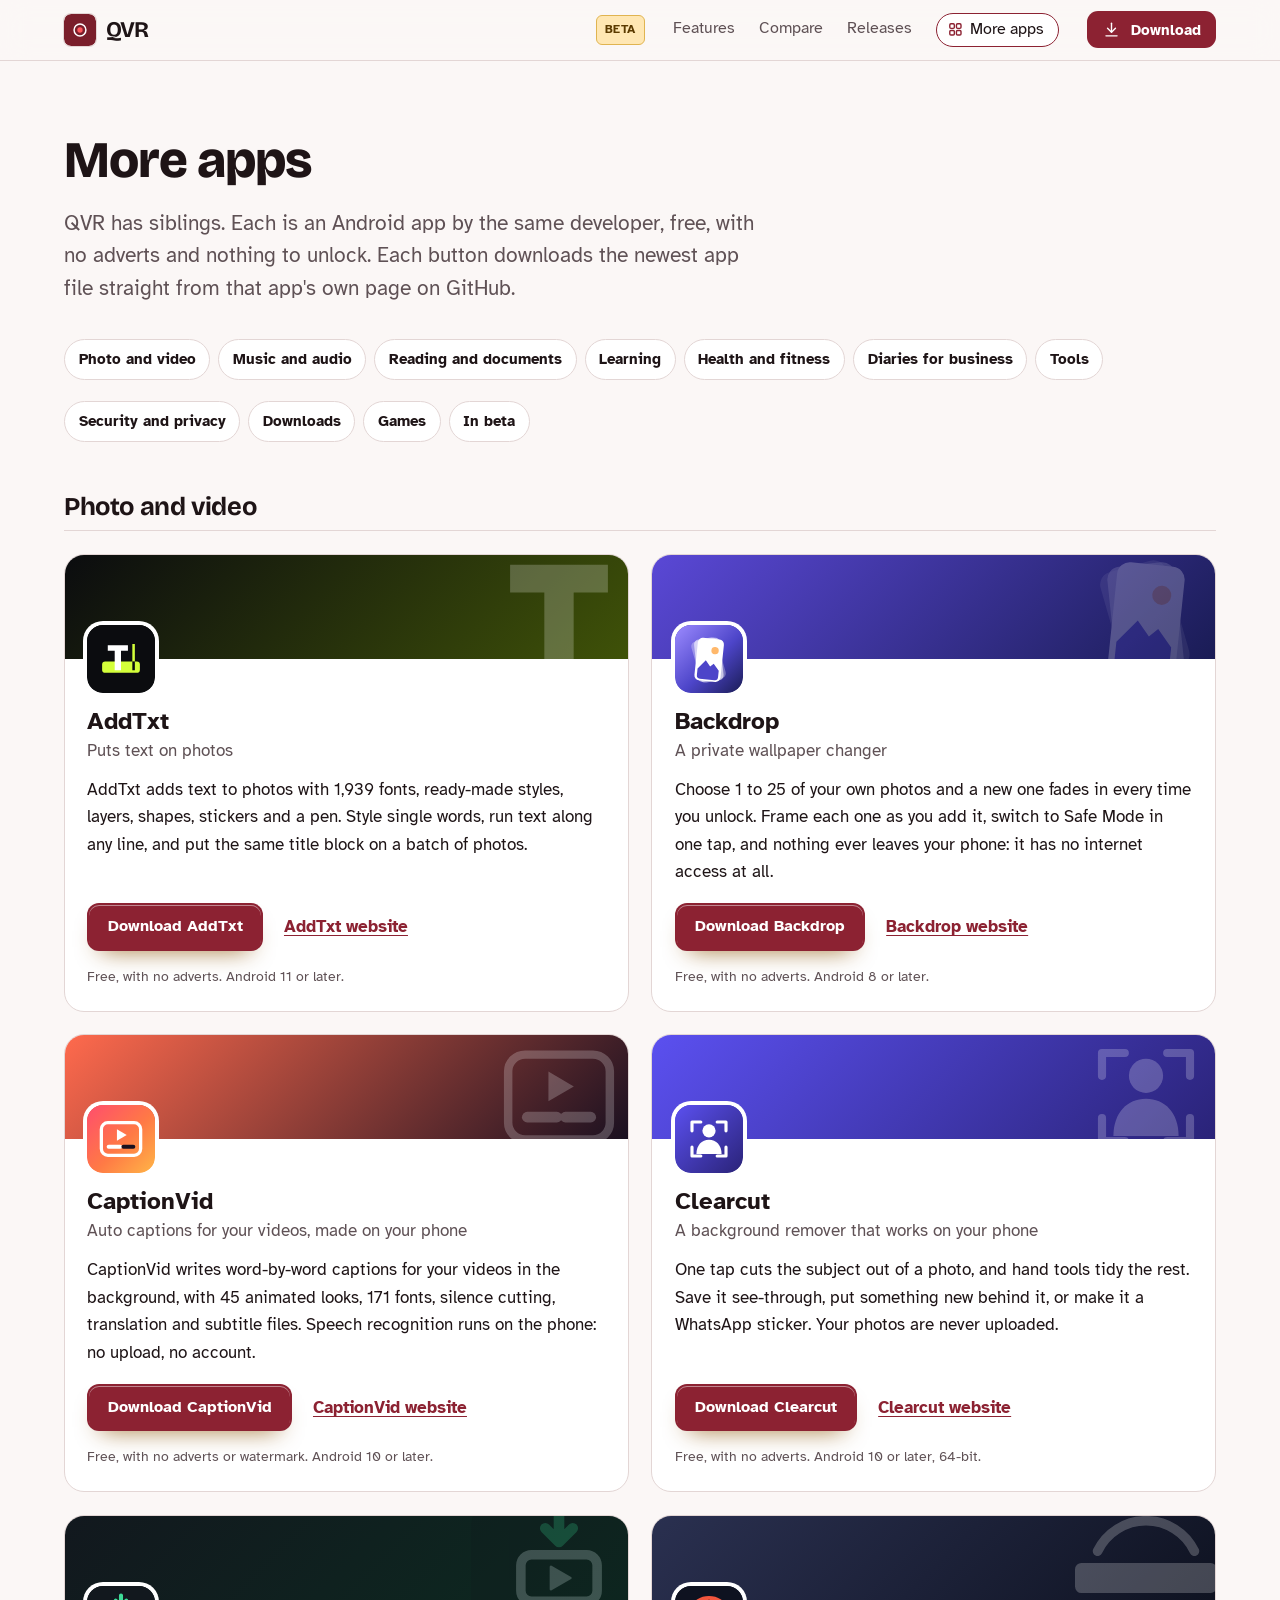
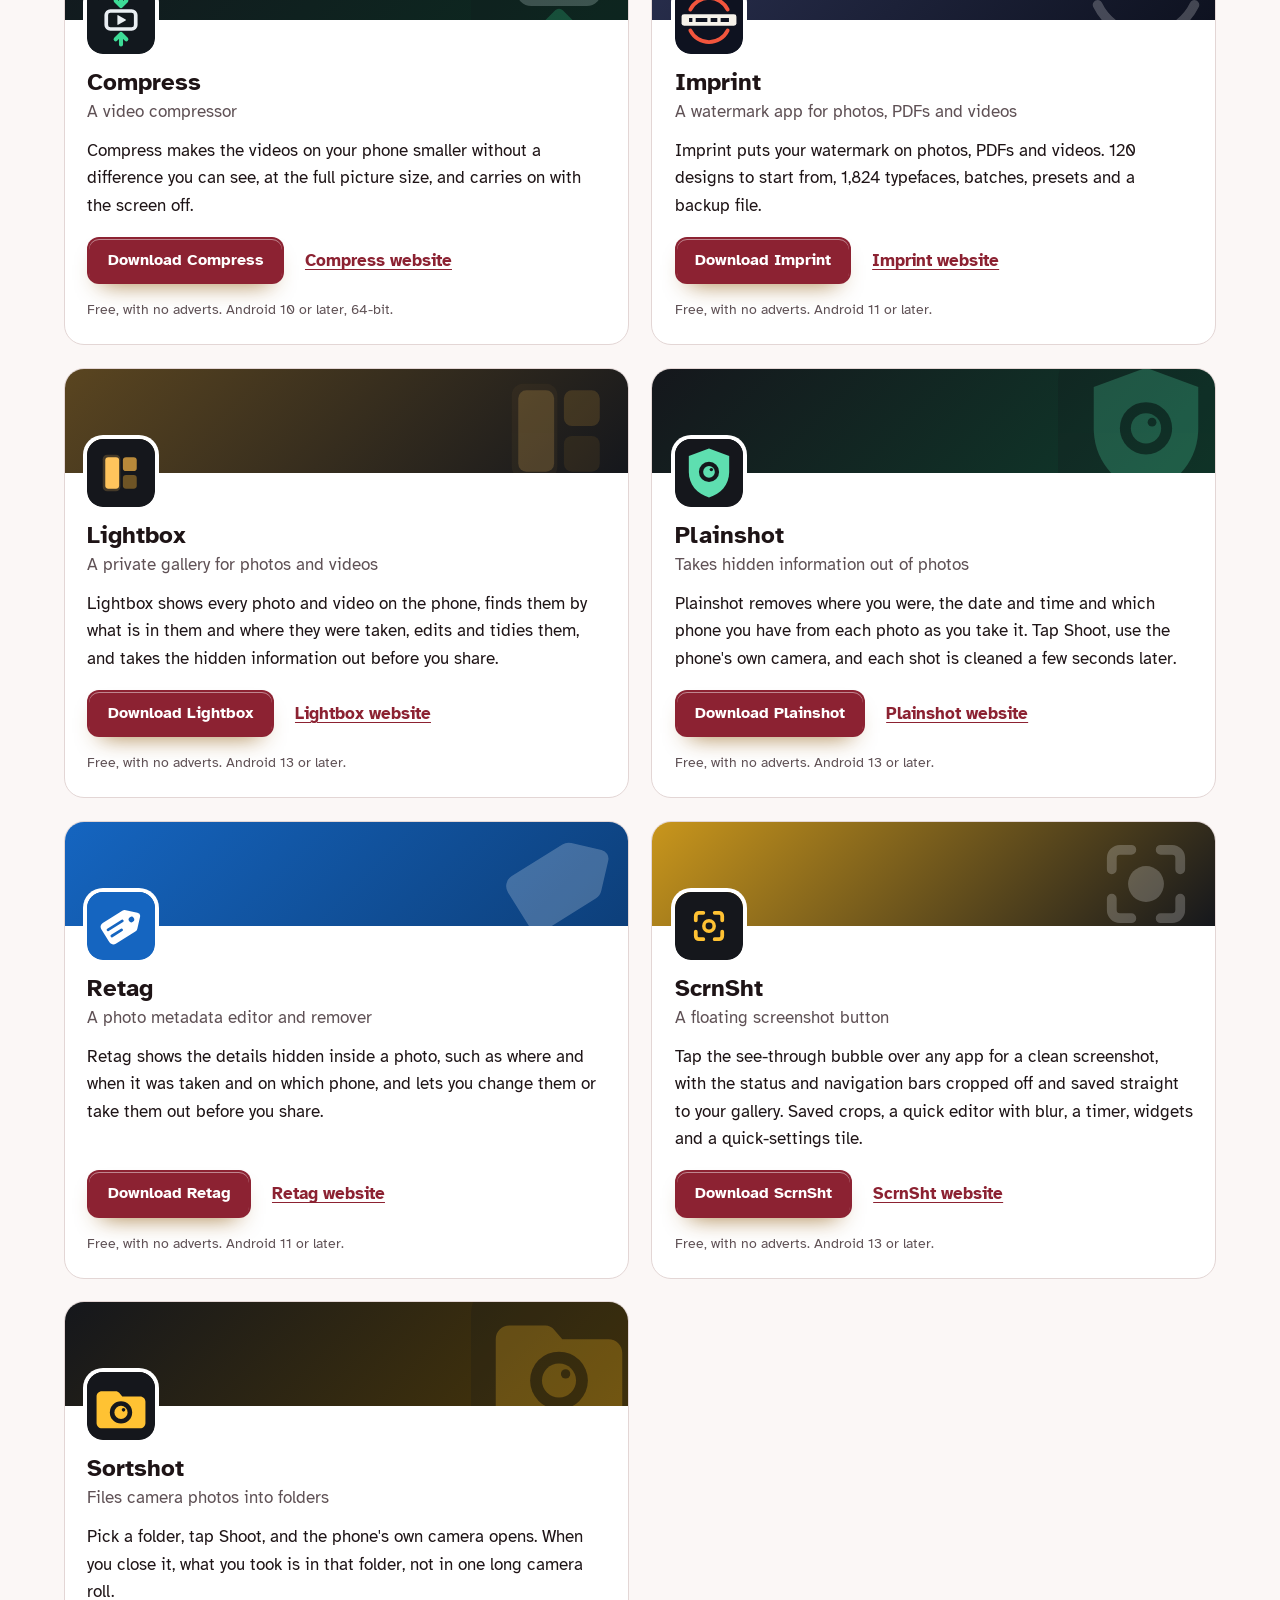
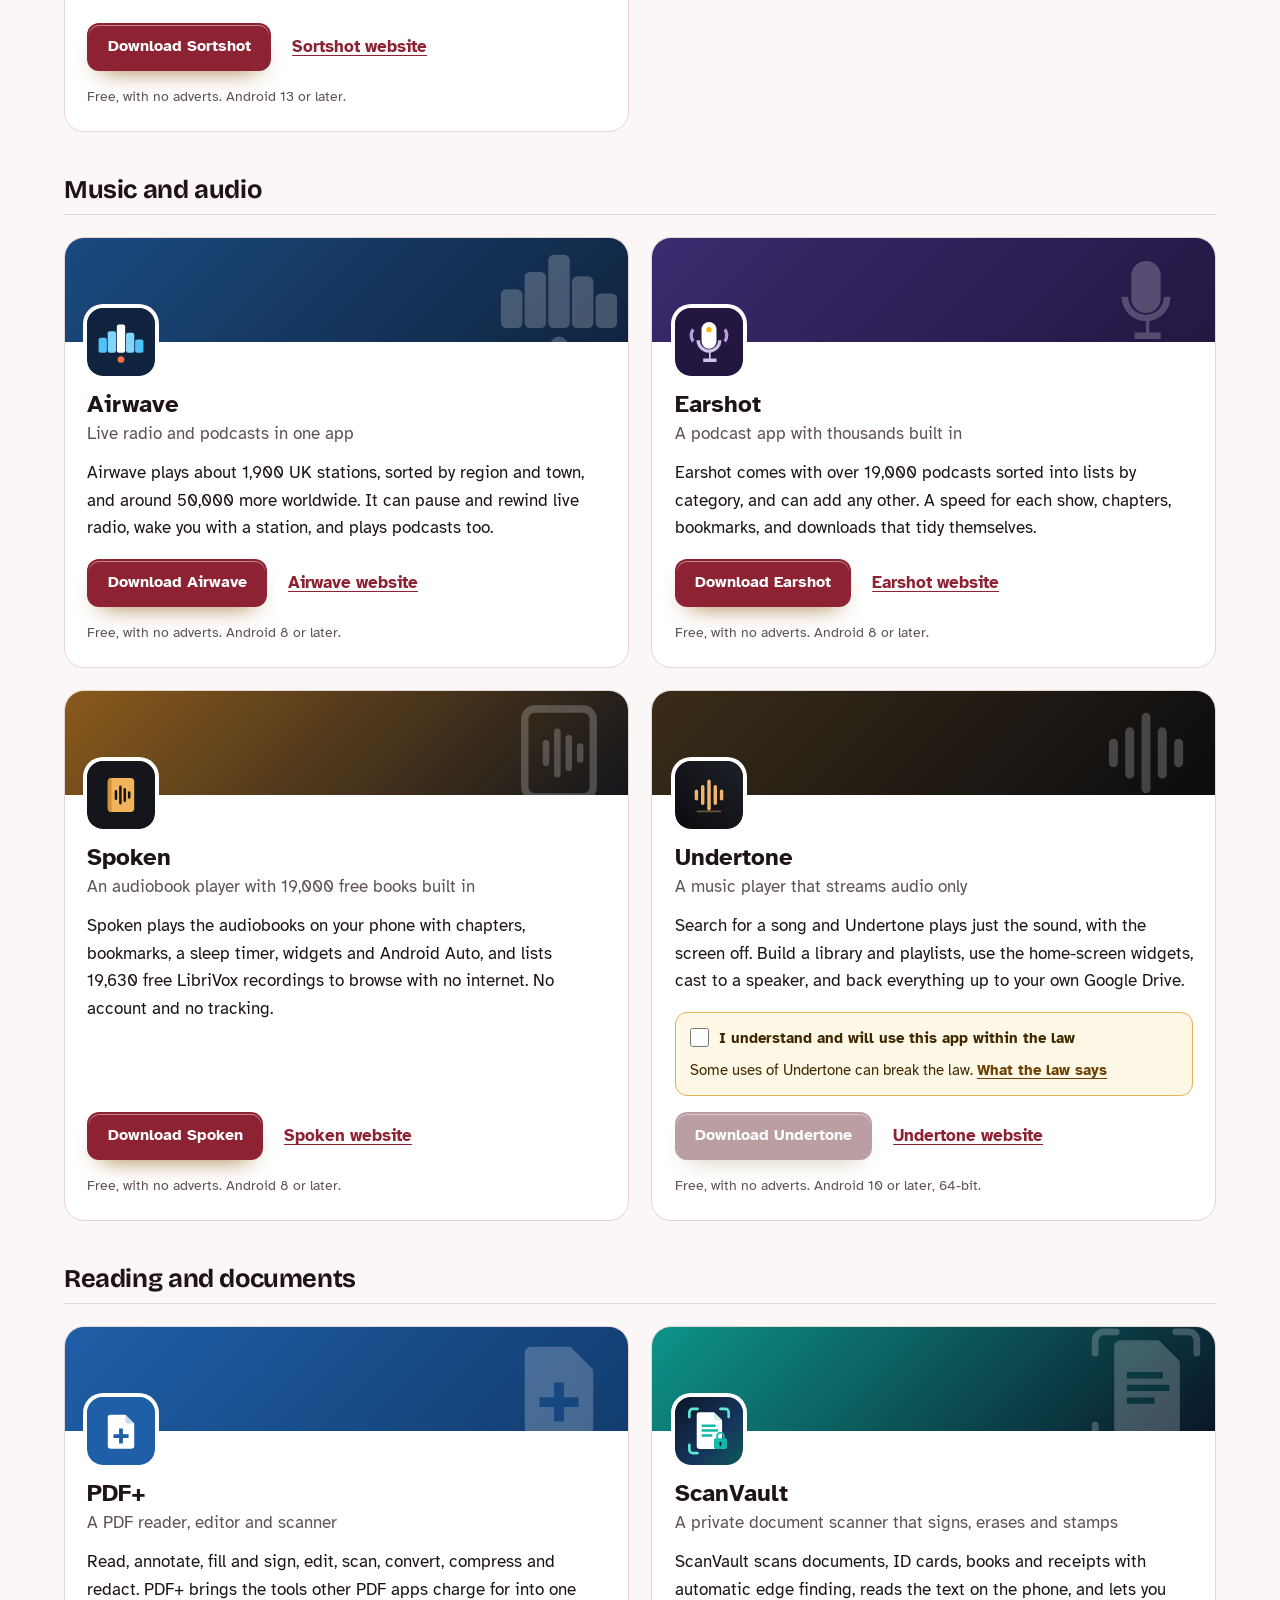
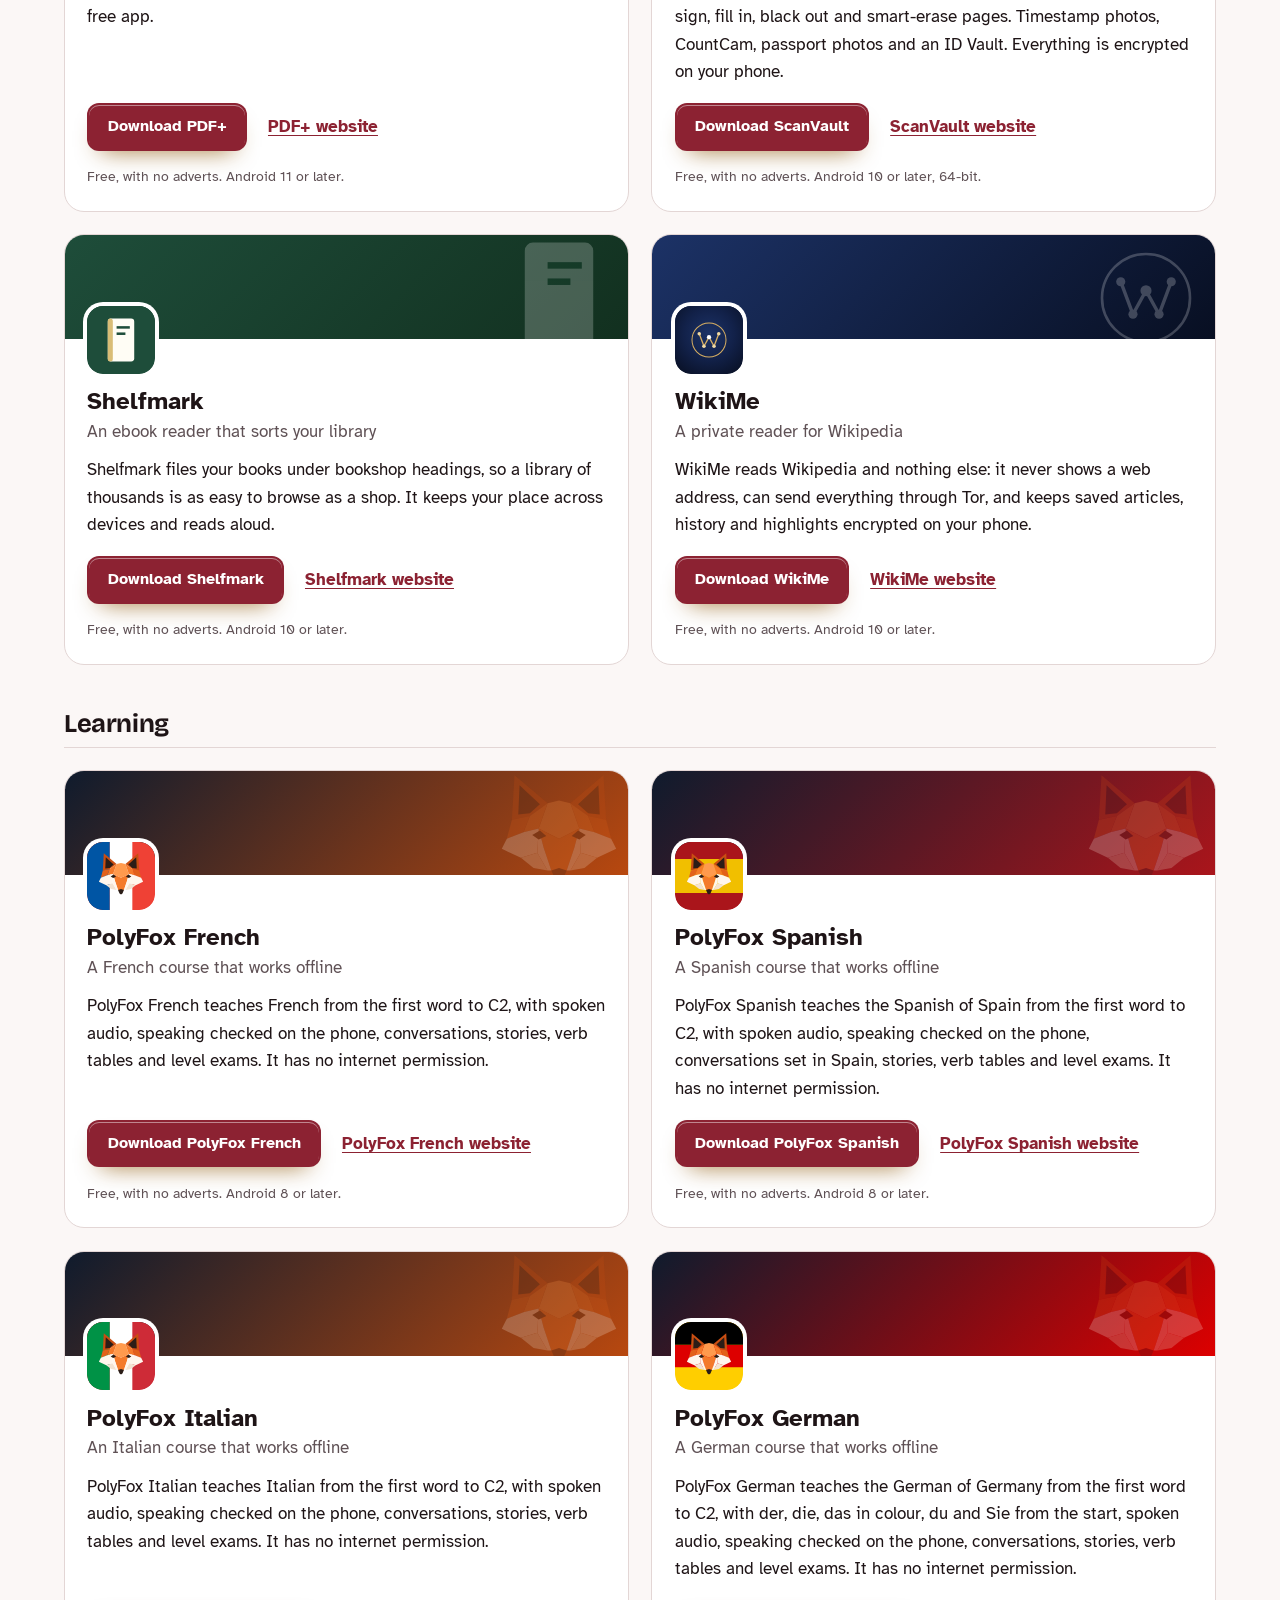
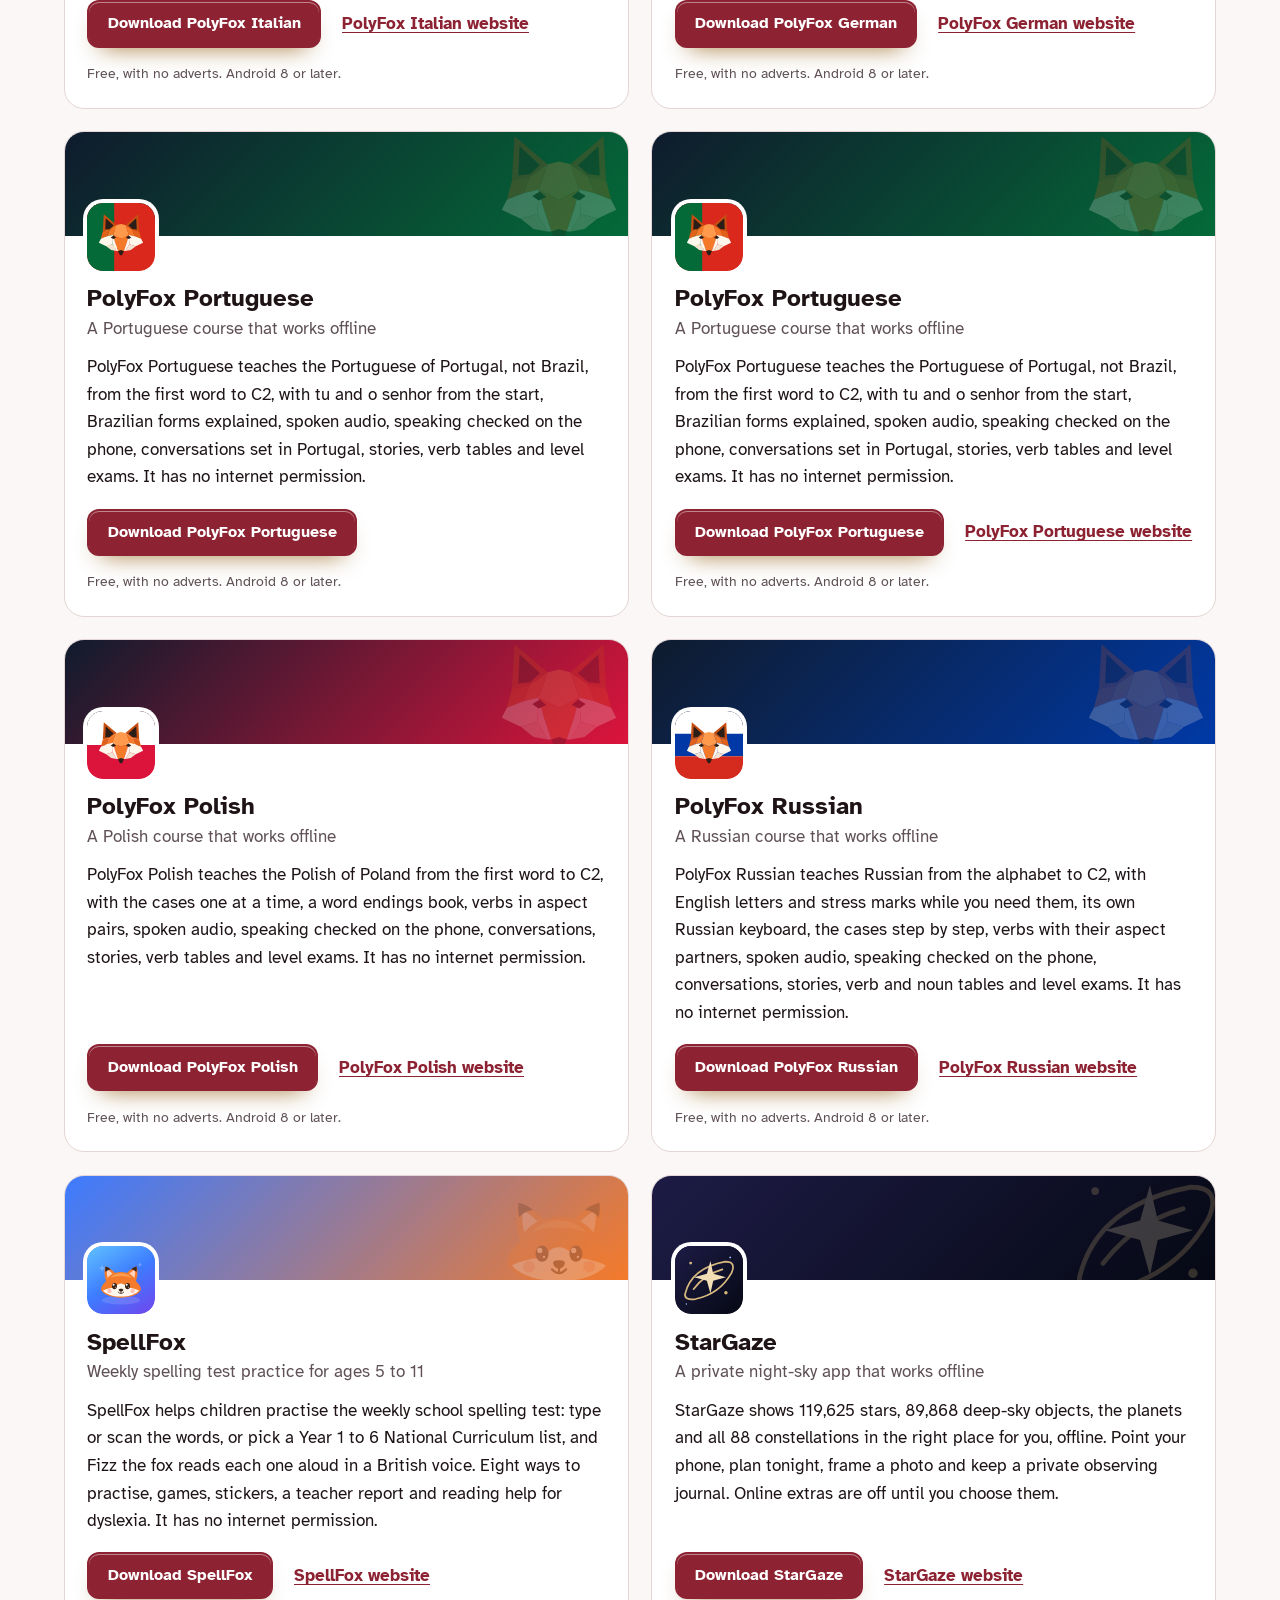
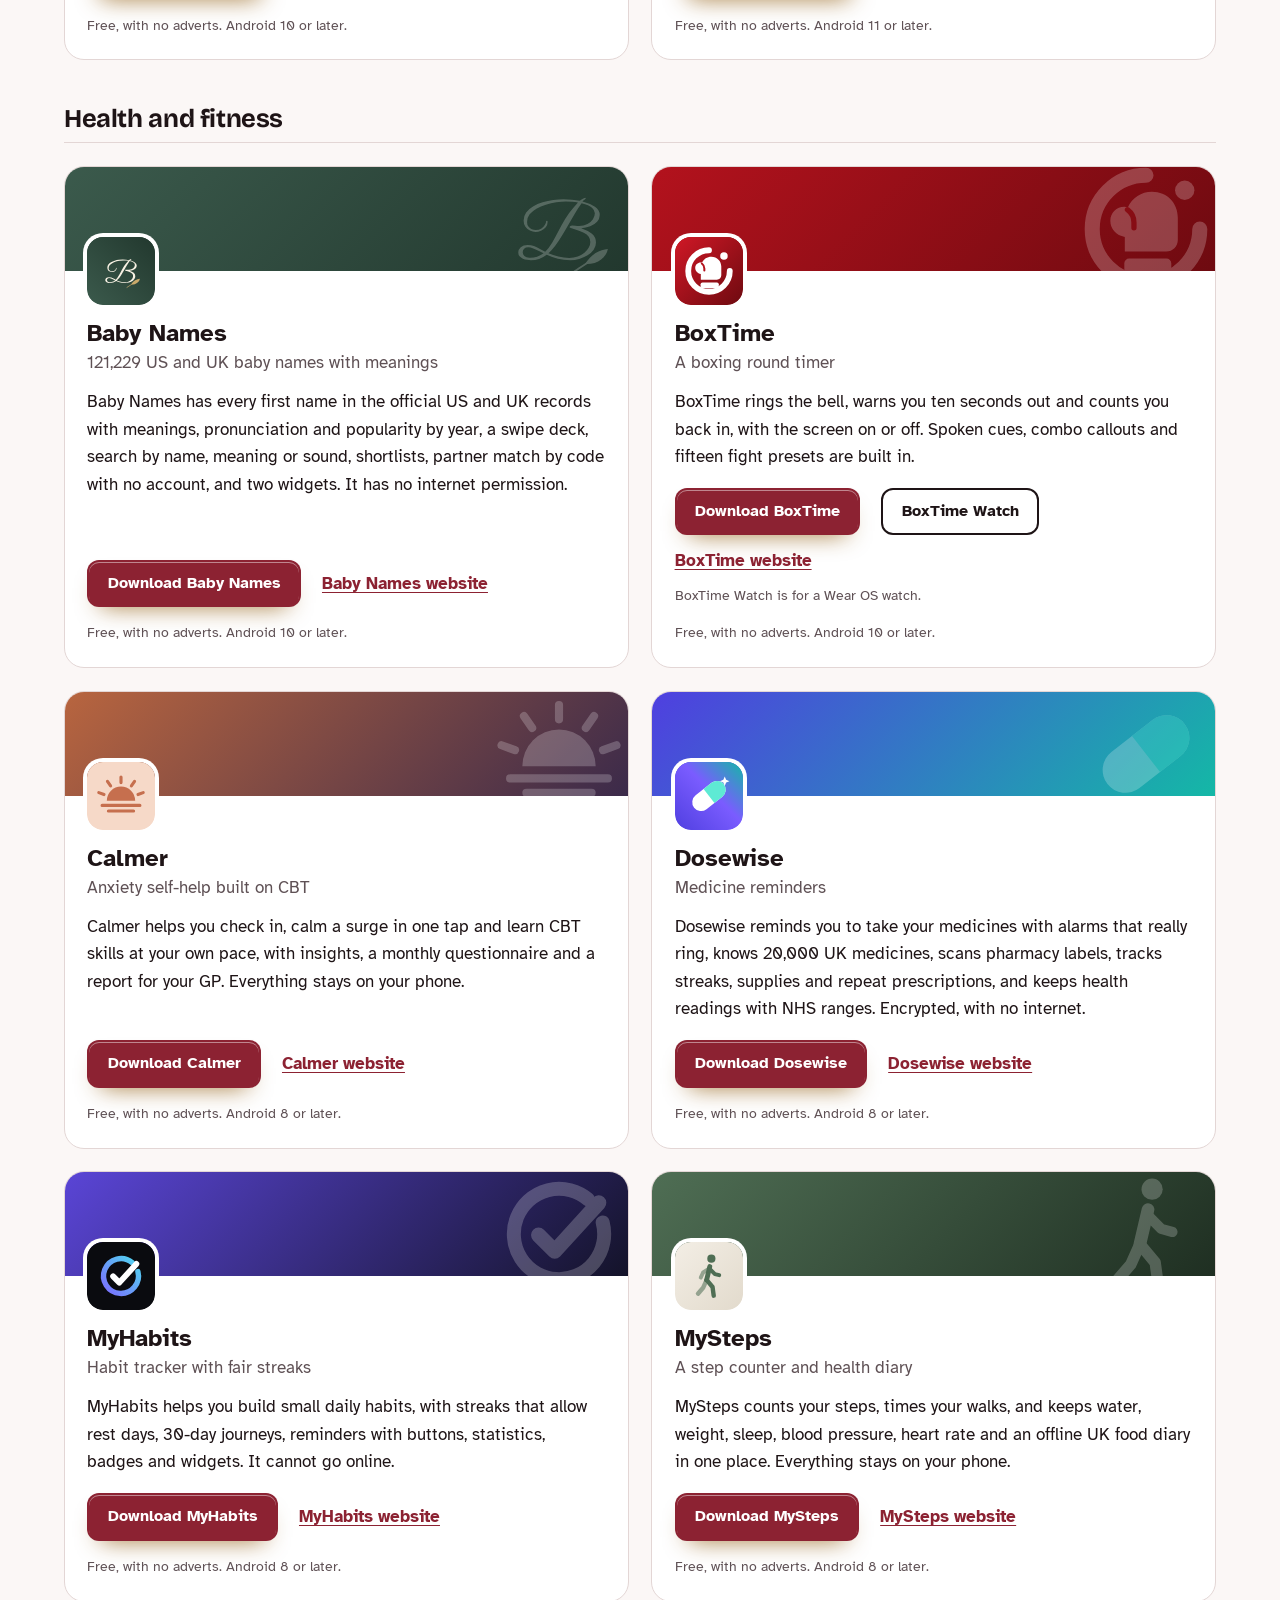
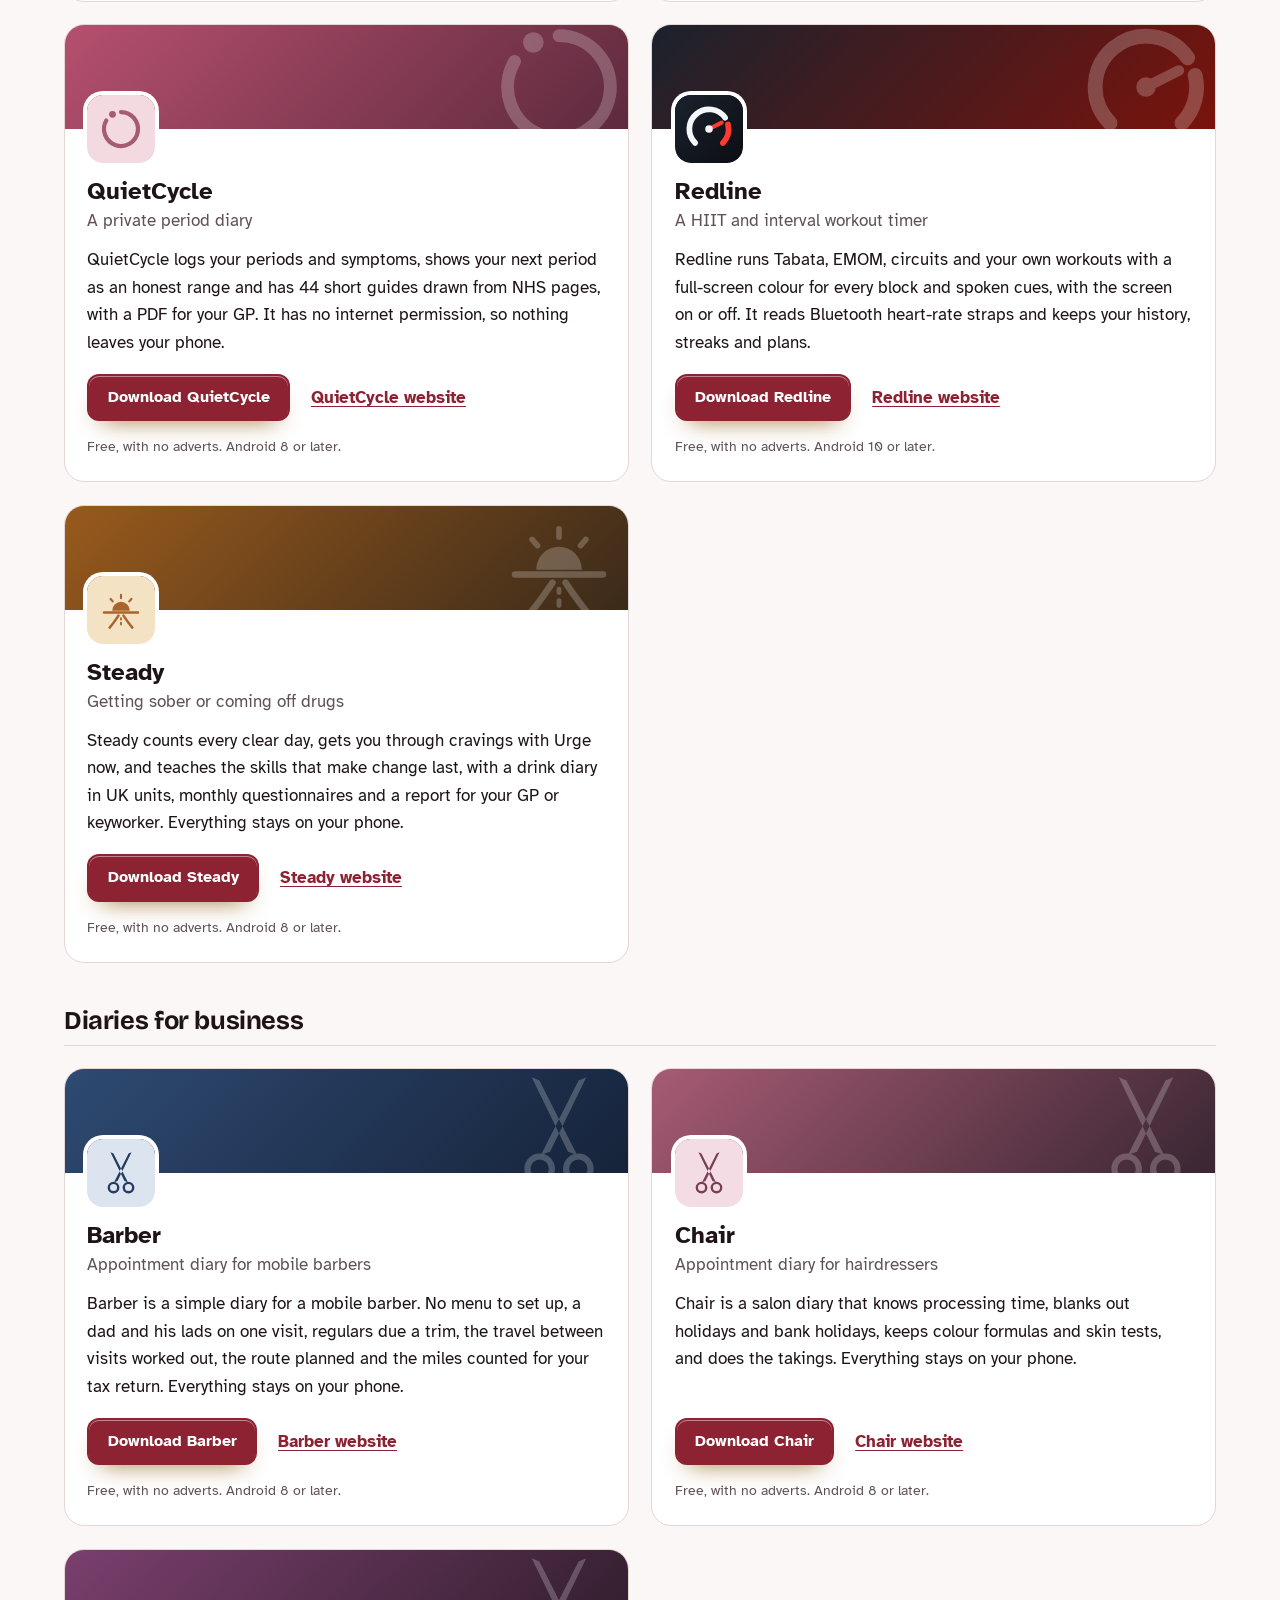
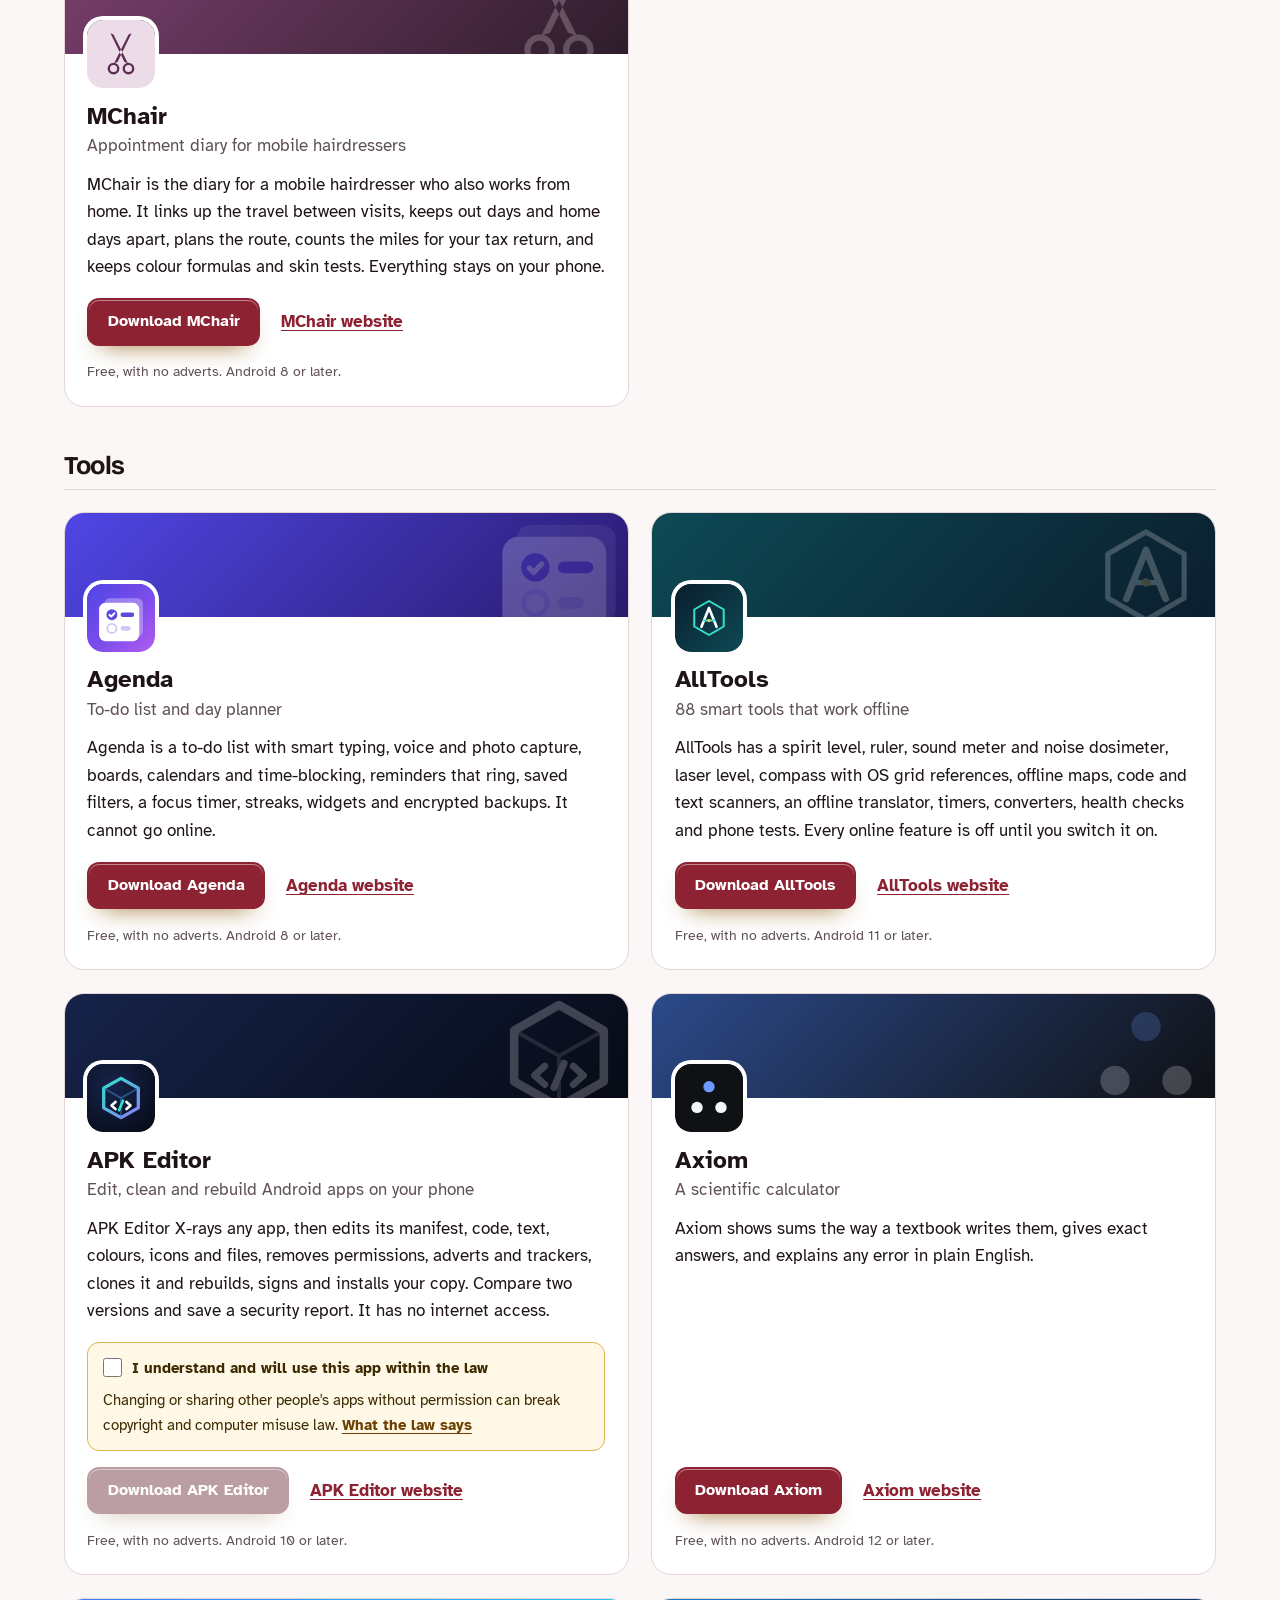
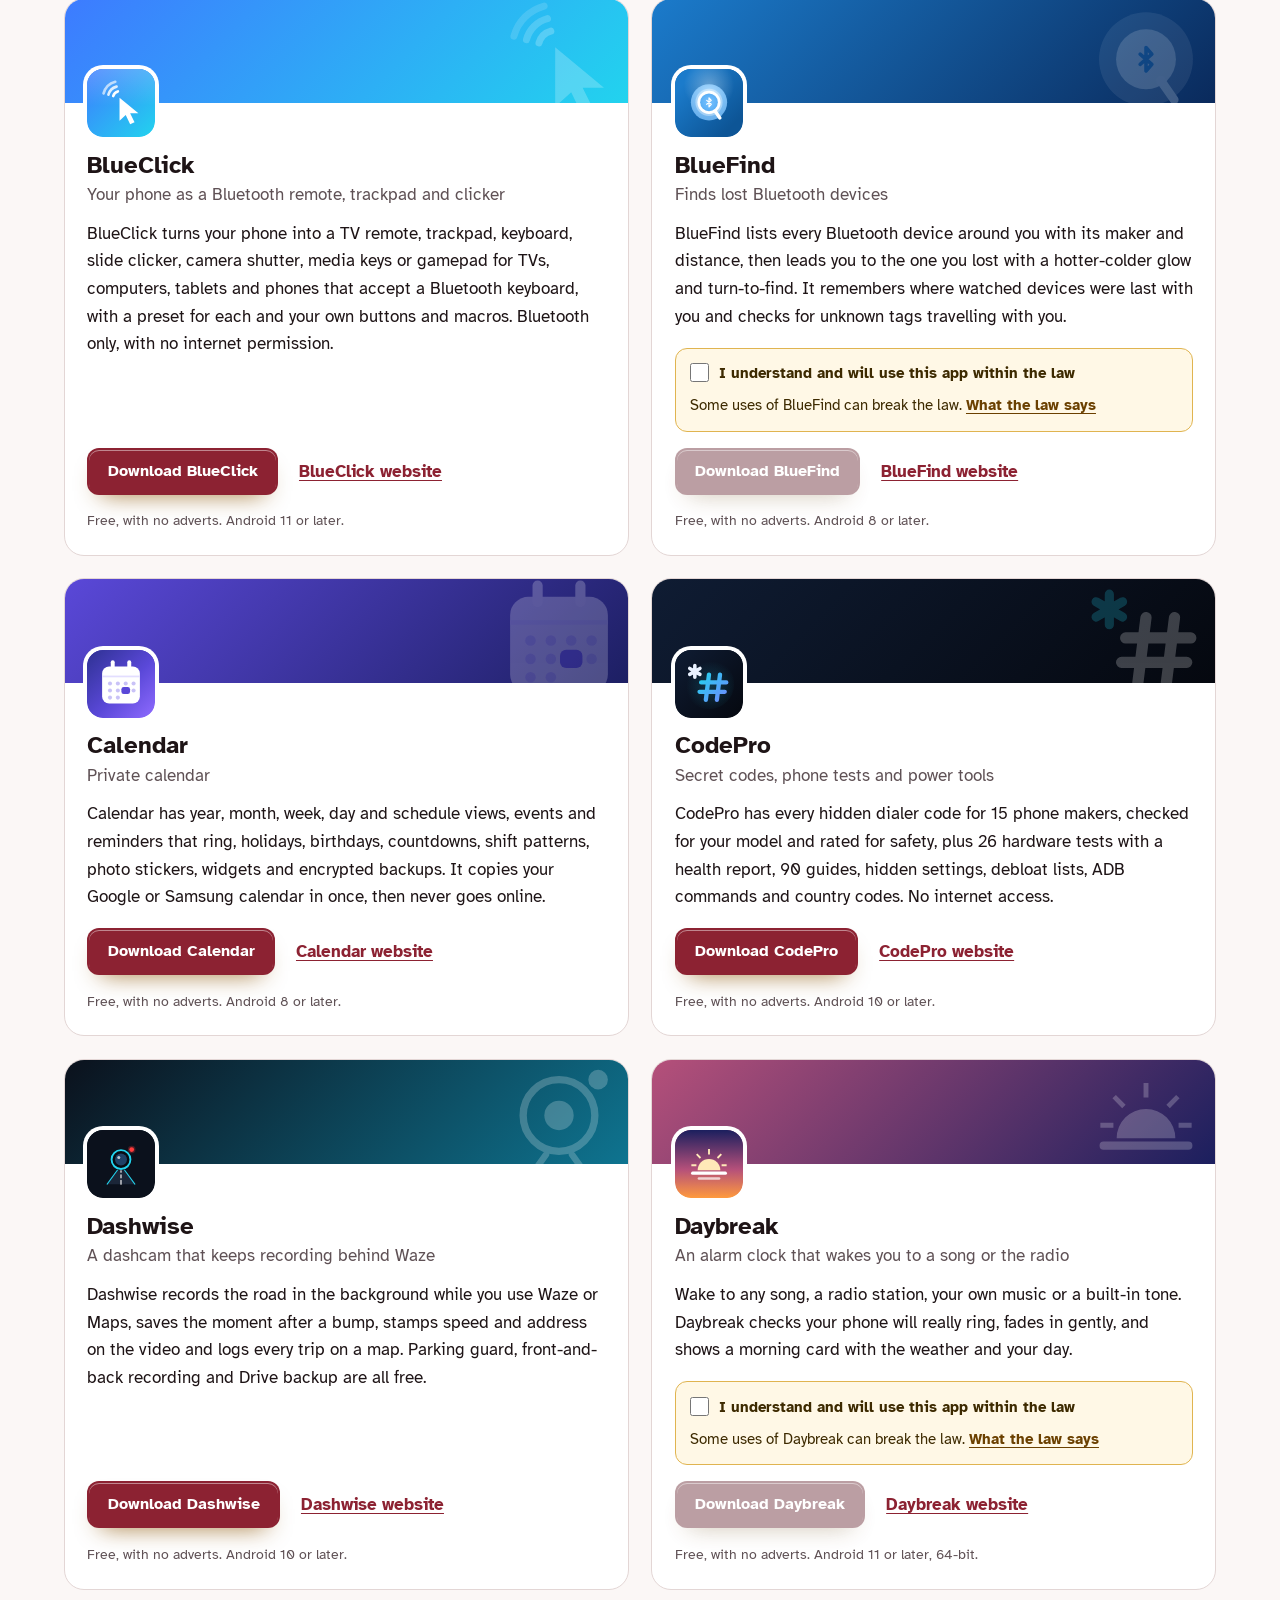
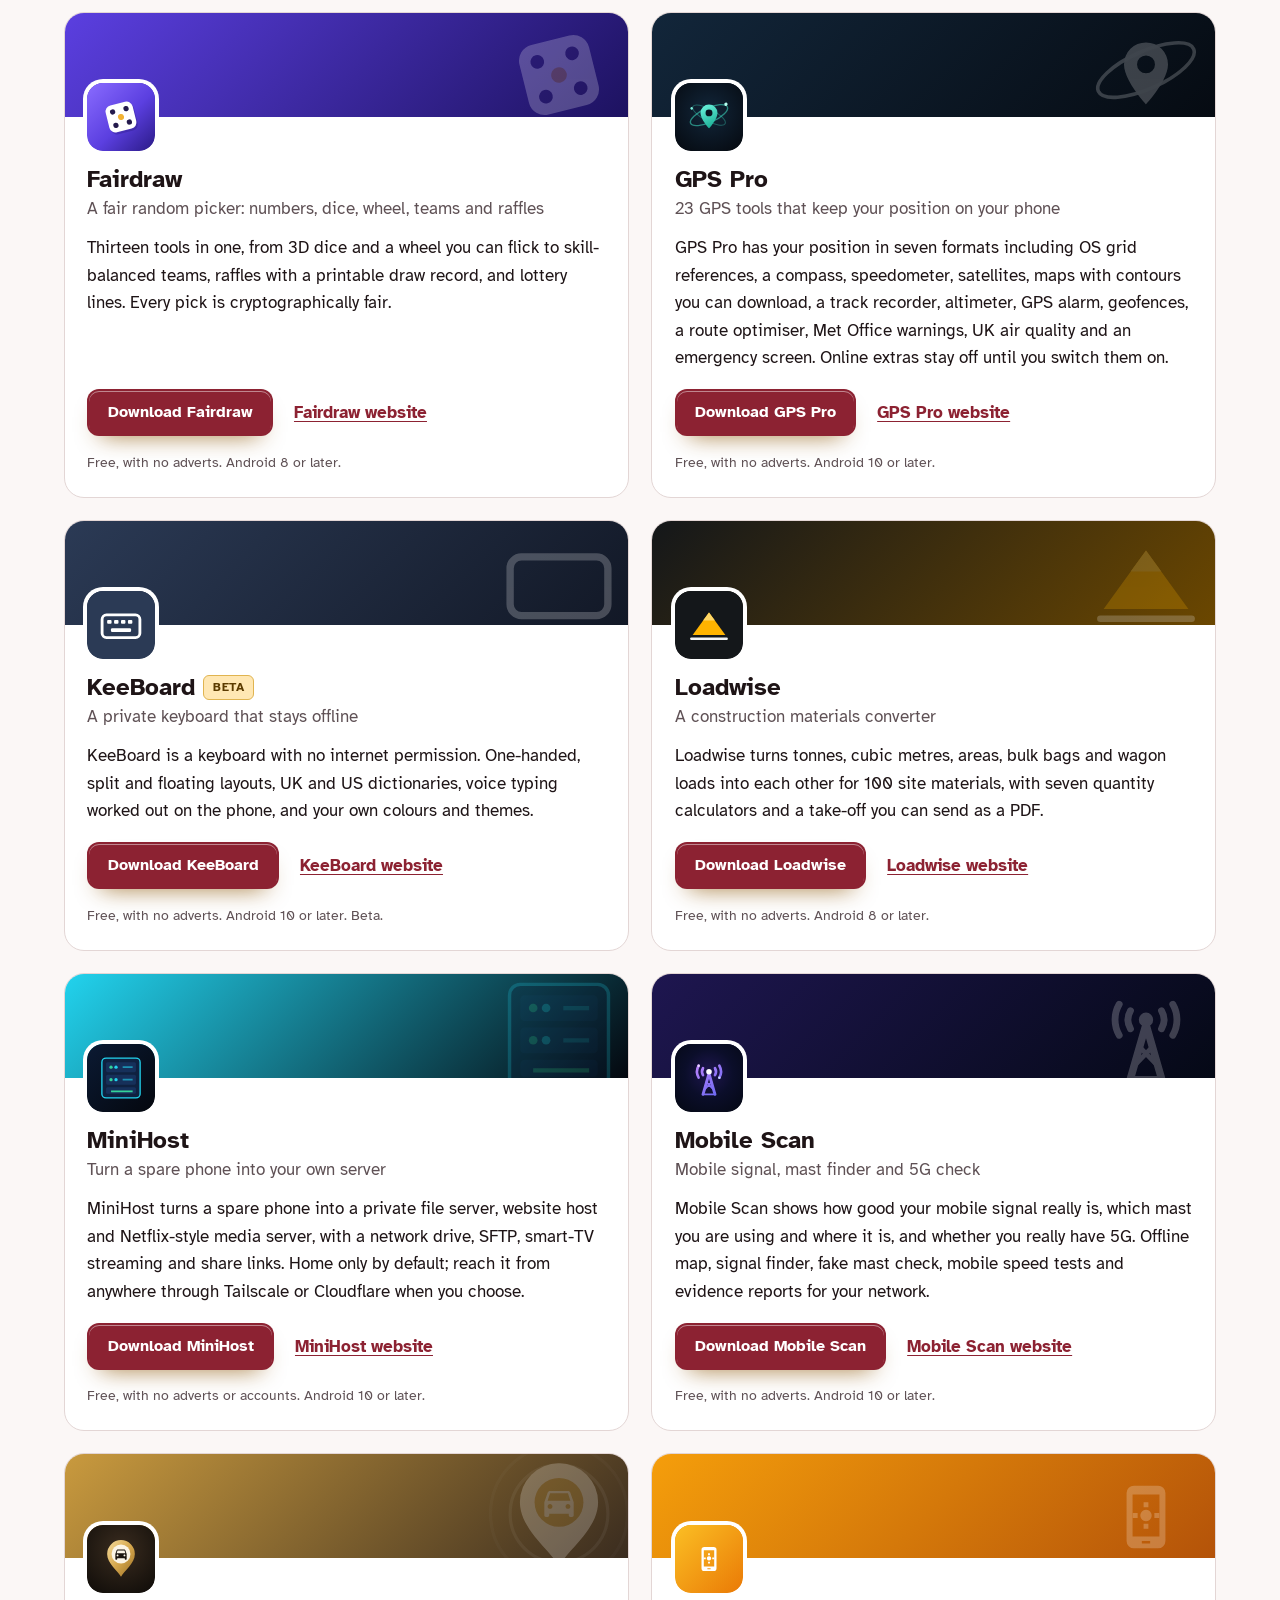
<file: more-apps.html>
<!DOCTYPE html>
<html lang="en-GB">
<head>
<meta charset="utf-8">
<meta name="viewport" content="width=device-width, initial-scale=1">
<title>More free Android apps from the maker of QVR</title>
<meta name="description" content="All 99 free Android apps from the maker of QVR, in one list by category, each with its download and a link to its website.">
<meta name="author" content="Jonathan Jackson">
<link rel="canonical" href="https://customgpter.github.io/qvr/more-apps.html">
<meta name="theme-color" content="#fbf7f6" media="(prefers-color-scheme: light)">
<meta name="theme-color" content="#120b0d" media="(prefers-color-scheme: dark)">
<meta property="og:type" content="website">
<meta property="og:site_name" content="QVR">
<meta property="og:title" content="More free Android apps from the maker of QVR">
<meta property="og:description" content="All 99 free Android apps from the maker of QVR, in one list by category, each with its download and a link to its website.">
<meta property="og:url" content="https://customgpter.github.io/qvr/more-apps.html">
<meta property="og:image" content="https://customgpter.github.io/qvr/assets/og.png">
<meta property="og:image:width" content="1200">
<meta property="og:image:height" content="630">
<meta property="og:image:alt" content="QVR&#x27;s main screen, ready to record with the back camera at 1080p">
<meta property="og:locale" content="en_GB">
<meta name="twitter:card" content="summary_large_image">
<link rel="icon" href="./assets/favicon.svg" type="image/svg+xml">
<link rel="apple-touch-icon" href="./assets/apple-touch-icon.png">
<link rel="preload" href="./assets/fonts/bricolage-grotesque-latin.woff2" as="font" type="font/woff2" crossorigin>
<link rel="preload" href="./assets/fonts/atkinson-hyperlegible-latin-400-normal.woff2" as="font" type="font/woff2" crossorigin>
<link rel="stylesheet" href="./assets/site.css?v=1">
<link rel="stylesheet" href="./assets/house.css?v=1">
<script type="application/ld+json">{"@context":"https://schema.org","@type":"ItemList","name":"Apps from the maker of QVR","url":"https://customgpter.github.io/qvr/more-apps.html","itemListElement":[{"@type":"ListItem","position":1,"name":"AddTxt","url":"https://customgpter.github.io/addtxt/"},{"@type":"ListItem","position":2,"name":"Backdrop","url":"https://customgpter.github.io/backdrop/"},{"@type":"ListItem","position":3,"name":"CaptionVid","url":"https://customgpter.github.io/captionvid/"},{"@type":"ListItem","position":4,"name":"Clearcut","url":"https://customgpter.github.io/clearcut/"},{"@type":"ListItem","position":5,"name":"Compress","url":"https://customgpter.github.io/compress/"},{"@type":"ListItem","position":6,"name":"Imprint","url":"https://customgpter.github.io/imprint/"},{"@type":"ListItem","position":7,"name":"Lightbox","url":"https://customgpter.github.io/lightbox/"},{"@type":"ListItem","position":8,"name":"Plainshot","url":"https://customgpter.github.io/plainshot/"},{"@type":"ListItem","position":9,"name":"Retag","url":"https://customgpter.github.io/retag/"},{"@type":"ListItem","position":10,"name":"ScrnSht","url":"https://customgpter.github.io/scrnsht/"},{"@type":"ListItem","position":11,"name":"Sortshot","url":"https://customgpter.github.io/sortshot/"},{"@type":"ListItem","position":12,"name":"Airwave","url":"https://customgpter.github.io/airwave/"},{"@type":"ListItem","position":13,"name":"Earshot","url":"https://customgpter.github.io/earshot/"},{"@type":"ListItem","position":14,"name":"Spoken","url":"https://customgpter.github.io/spoken/"},{"@type":"ListItem","position":15,"name":"Undertone","url":"https://customgpter.github.io/undertone/"},{"@type":"ListItem","position":16,"name":"PDF+","url":"https://customgpter.github.io/pdfplus/"},{"@type":"ListItem","position":17,"name":"ScanVault","url":"https://customgpter.github.io/scanvault/"},{"@type":"ListItem","position":18,"name":"Shelfmark","url":"https://customgpter.github.io/shelfmark/"},{"@type":"ListItem","position":19,"name":"WikiMe","url":"https://customgpter.github.io/wikime/"},{"@type":"ListItem","position":20,"name":"PolyFox French","url":"https://customgpter.github.io/polyfox/"},{"@type":"ListItem","position":21,"name":"PolyFox German","url":"https://customgpter.github.io/polyfox-german/"},{"@type":"ListItem","position":22,"name":"PolyFox Portuguese","url":"https://customgpter.github.io/polyfox-portuguese/"},{"@type":"ListItem","position":23,"name":"PolyFox Polish","url":"https://customgpter.github.io/polyfox-polish/"},{"@type":"ListItem","position":24,"name":"PolyFox Russian","url":"https://customgpter.github.io/polyfox-russian/"},{"@type":"ListItem","position":25,"name":"SpellFox","url":"https://customgpter.github.io/spellfox/"},{"@type":"ListItem","position":26,"name":"StarGaze","url":"https://customgpter.github.io/stargaze/"},{"@type":"ListItem","position":27,"name":"Baby Names","url":"https://customgpter.github.io/babynames/"},{"@type":"ListItem","position":28,"name":"BoxTime","url":"https://customgpter.github.io/boxtime/"},{"@type":"ListItem","position":29,"name":"Calmer","url":"https://customgpter.github.io/calmer/"},{"@type":"ListItem","position":30,"name":"Dosewise","url":"https://customgpter.github.io/dosewise/"},{"@type":"ListItem","position":31,"name":"MyHabits","url":"https://customgpter.github.io/myhabits/"},{"@type":"ListItem","position":32,"name":"MySteps","url":"https://customgpter.github.io/mysteps/"},{"@type":"ListItem","position":33,"name":"QuietCycle","url":"https://customgpter.github.io/quietcycle/"},{"@type":"ListItem","position":34,"name":"Redline","url":"https://customgpter.github.io/redline/"},{"@type":"ListItem","position":35,"name":"Steady","url":"https://customgpter.github.io/steady/"},{"@type":"ListItem","position":36,"name":"Barber","url":"https://customgpter.github.io/barber/"},{"@type":"ListItem","position":37,"name":"Chair","url":"https://customgpter.github.io/chair/"},{"@type":"ListItem","position":38,"name":"MChair","url":"https://customgpter.github.io/mchair/"},{"@type":"ListItem","position":39,"name":"Agenda","url":"https://customgpter.github.io/agenda/"},{"@type":"ListItem","position":40,"name":"AllTools","url":"https://customgpter.github.io/alltools/"},{"@type":"ListItem","position":41,"name":"APK Editor","url":"https://customgpter.github.io/apkeditor/"},{"@type":"ListItem","position":42,"name":"Axiom","url":"https://customgpter.github.io/axiom/"},{"@type":"ListItem","position":43,"name":"BlueClick","url":"https://customgpter.github.io/blueclick/"},{"@type":"ListItem","position":44,"name":"BlueFind","url":"https://customgpter.github.io/bluefind/"},{"@type":"ListItem","position":45,"name":"Calendar","url":"https://customgpter.github.io/calendar/"},{"@type":"ListItem","position":46,"name":"CodePro","url":"https://customgpter.github.io/codepro/"},{"@type":"ListItem","position":47,"name":"Dashwise","url":"https://customgpter.github.io/dashwise/"},{"@type":"ListItem","position":48,"name":"Daybreak","url":"https://customgpter.github.io/daybreak/"},{"@type":"ListItem","position":49,"name":"Fairdraw","url":"https://customgpter.github.io/fairdraw/"},{"@type":"ListItem","position":50,"name":"GPS Pro","url":"https://customgpter.github.io/gpspro/"},{"@type":"ListItem","position":51,"name":"KeeBoard","url":"https://customgpter.github.io/keeboard/"},{"@type":"ListItem","position":52,"name":"Loadwise","url":"https://customgpter.github.io/loadwise/"},{"@type":"ListItem","position":53,"name":"MiniHost","url":"https://customgpter.github.io/minihost/"},{"@type":"ListItem","position":54,"name":"Mobile Scan","url":"https://customgpter.github.io/mobilescan/"},{"@type":"ListItem","position":55,"name":"Parkwise","url":"https://customgpter.github.io/parkwise/"},{"@type":"ListItem","position":56,"name":"Pocketmind","url":"https://customgpter.github.io/pocketmind/"},{"@type":"ListItem","position":57,"name":"Refine","url":"https://customgpter.github.io/refine/"},{"@type":"ListItem","position":58,"name":"Shiftwise","url":"https://customgpter.github.io/shiftwise/"},{"@type":"ListItem","position":59,"name":"SimpleCalc","url":"https://customgpter.github.io/simplecalc/"},{"@type":"ListItem","position":60,"name":"Skyline","url":"https://customgpter.github.io/skyline/"},{"@type":"ListItem","position":61,"name":"Slipway","url":"https://customgpter.github.io/slipway/"},{"@type":"ListItem","position":62,"name":"Tagger","url":"https://customgpter.github.io/tagger/"},{"@type":"ListItem","position":63,"name":"TotalClean","url":"https://customgpter.github.io/totalclean/"},{"@type":"ListItem","position":64,"name":"TVLink","url":"https://customgpter.github.io/tvlink/"},{"@type":"ListItem","position":65,"name":"Unbox","url":"https://customgpter.github.io/unbox/"},{"@type":"ListItem","position":66,"name":"WhatsKeep","url":"https://customgpter.github.io/whatskeep/"},{"@type":"ListItem","position":67,"name":"WiFi Scan","url":"https://customgpter.github.io/wifiscan/"},{"@type":"ListItem","position":68,"name":"Auditly","url":"https://customgpter.github.io/auditly/"},{"@type":"ListItem","position":69,"name":"Backchannel","url":"https://customgpter.github.io/backchannel/"},{"@type":"ListItem","position":70,"name":"ENotes","url":"https://customgpter.github.io/enotes/"},{"@type":"ListItem","position":71,"name":"FindMe","url":"https://customgpter.github.io/findme/"},{"@type":"ListItem","position":72,"name":"iLock","url":"https://customgpter.github.io/ilock/"},{"@type":"ListItem","position":73,"name":"ImSafe","url":"https://customgpter.github.io/imsafe/"},{"@type":"ListItem","position":74,"name":"IShred","url":"https://customgpter.github.io/ishred/"},{"@type":"ListItem","position":75,"name":"LockBox","url":"https://customgpter.github.io/lockbox/"},{"@type":"ListItem","position":76,"name":"PassVault","url":"https://customgpter.github.io/passvault/"},{"@type":"ListItem","position":77,"name":"SpyFind","url":"https://customgpter.github.io/spyfind/"},{"@type":"ListItem","position":78,"name":"TextWipe","url":"https://customgpter.github.io/textwipe/"},{"@type":"ListItem","position":79,"name":"Tracewire","url":"https://customgpter.github.io/tracewire/"},{"@type":"ListItem","position":80,"name":"Vigil","url":"https://customgpter.github.io/vigil/"},{"@type":"ListItem","position":81,"name":"Grab","url":"https://customgpter.github.io/grab/"},{"@type":"ListItem","position":82,"name":"Swarm","url":"https://customgpter.github.io/swarm/"},{"@type":"ListItem","position":83,"name":"Plane Games","url":"https://customgpter.github.io/plane-games/"},{"@type":"ListItem","position":84,"name":"Ninefold","url":"https://customgpter.github.io/ninefold/"},{"@type":"ListItem","position":85,"name":"Cubewise","url":"https://customgpter.github.io/cubewise/"},{"@type":"ListItem","position":86,"name":"Tilewise","url":"https://customgpter.github.io/tilewise/"},{"@type":"ListItem","position":87,"name":"Letterwise","url":"https://customgpter.github.io/letterwise/"},{"@type":"ListItem","position":88,"name":"Kingside","url":"https://customgpter.github.io/kingside/"},{"@type":"ListItem","position":89,"name":"Deckhand","url":"https://customgpter.github.io/deckhand/"},{"@type":"ListItem","position":90,"name":"SNESForge","url":"https://customgpter.github.io/snesforge/"},{"@type":"ListItem","position":91,"name":"Fame Boy","url":"https://customgpter.github.io/fameboy/"},{"@type":"ListItem","position":92,"name":"PSPPro","url":"https://customgpter.github.io/psppro/"},{"@type":"ListItem","position":93,"name":"MegaGen","url":"https://customgpter.github.io/megagen/"},{"@type":"ListItem","position":94,"name":"QVR","url":"https://customgpter.github.io/qvr/"},{"@type":"ListItem","position":95,"name":"QVR Watch","url":"https://customgpter.github.io/qvr-watch/"},{"@type":"ListItem","position":96,"name":"QVRLite","url":"https://customgpter.github.io/qvrlite/"},{"@type":"ListItem","position":97,"name":"Onionz","url":"https://customgpter.github.io/onionz/"},{"@type":"ListItem","position":98,"name":"OnionzWeb","url":"https://customgpter.github.io/onionzweb/"}]}</script>
<link rel="stylesheet" href="./assets/apps-list.css?v=1">
<script src="./assets/apps-list.js?v=1" defer></script>
</head>
<body>
<a class="skip" href="#main">Skip to content</a>
<header class="masthead">
<div class="wrap">
<a class="brand" href="./" aria-label="QVR home"><svg viewBox="0 0 108 108" aria-hidden="true"><rect width="108" height="108" rx="24" fill="#7a1f2b"/><circle cx="54" cy="54" r="20" fill="none" stroke="#fff" stroke-width="5"/><circle cx="54" cy="54" r="9" fill="#ff5a5f"/></svg><span>QVR</span></a><span class="beta-tag">Beta</span>
<nav aria-label="Main"><ul><li><a href="./#features">Features</a></li><li><a href="./compare.html">Compare</a></li><li><a href="./releases.html">Releases</a></li><li><a class="more-apps" href="./more-apps.html" aria-current="page"><svg class="ico" viewBox="0 0 24 24" aria-hidden="true"><rect x="4" y="4" width="6.5" height="6.5" rx="1.6"/><rect x="13.5" y="4" width="6.5" height="6.5" rx="1.6"/><rect x="4" y="13.5" width="6.5" height="6.5" rx="1.6"/><rect x="13.5" y="13.5" width="6.5" height="6.5" rx="1.6"/></svg>More apps</a></li></ul></nav>
<a class="button small" href="./#download"><svg class="ico" viewBox="0 0 24 24" aria-hidden="true"><path d="M12 4v11"/><path d="M7 10.5l5 5 5-5"/><path d="M5 20h14"/></svg>Download</a>
</div>
</header>
<main id="main" class="doc">
<div class="wrap">
<div class="measure">
<h1>More apps</h1>
<p class="lede">QVR has siblings. Each is an Android app by the same developer, free, with no adverts and nothing to unlock. Each button downloads the newest app file straight from that app's own page on GitHub.</p>
</div>
<!-- apps:start -->
<nav class="mapps-jump" aria-label="App groups"><ul><li><a href="#apps-photo">Photo and video</a></li><li><a href="#apps-audio">Music and audio</a></li><li><a href="#apps-reading">Reading and documents</a></li><li><a href="#apps-learning">Learning</a></li><li><a href="#apps-health">Health and fitness</a></li><li><a href="#apps-diaries">Diaries for business</a></li><li><a href="#apps-tools">Tools</a></li><li><a href="#apps-security">Security and privacy</a></li><li><a href="#apps-downloads">Downloads</a></li><li><a href="#apps-games">Games</a></li><li><a href="#apps-testing">In beta</a></li></ul></nav>
<div class="mapps-group" role="group" aria-labelledby="apps-photo"><h2 class="mapps-cat" id="apps-photo">Photo and video</h2>
<ul class="mapps"><li class="mapp" style="--b:#0b0c0f;--b2:#3f5208"><div class="mapp-cover" aria-hidden="true"><svg viewBox="0 0 108 108"><path fill="#fff" d="M24 22h60v17H63v49H45V39H24z"/></svg></div><div class="mapp-body"><svg class="mapp-icon" viewBox="0 0 108 108" aria-hidden="true"><rect width="108" height="108" rx="24" fill="#0b0c0f"/><path fill="#d4ff3a" d="M29 58h50a5 5 0 0 1 5 5v8a5 5 0 0 1-5 5H29a5 5 0 0 1-5-5v-8a5 5 0 0 1 5-5z"/><path fill="#fff" d="M33 32h32v9H54v31H44V41H33z"/><path fill="#d4ff3a" d="M72 30h4v28h-4z"/><path fill="#0b0c0f" d="M72 58h4v14h-4z"/></svg><h3>AddTxt</h3><p class="mapp-kind">Puts text on photos</p><p class="mapp-say">AddTxt adds text to photos with 1,939 fonts, ready-made styles, layers, shapes, stickers and a pen. Style single words, run text along any line, and put the same title block on a batch of photos.</p><p class="mapp-go"><a class="button" href="https://github.com/CustomGPTer/addtxt/releases/latest/download/AddTxt.apk">Download AddTxt</a><a class="mapp-site" href="https://customgpter.github.io/addtxt/">AddTxt website</a></p><p class="mapp-needs">Free, with no adverts. Android 11 or later.</p></div></li>
<li class="mapp" style="--b:#5a48d6;--b2:#1a1c55"><div class="mapp-cover" aria-hidden="true"><svg viewBox="0 0 108 108"><g transform="translate(54 58) scale(1.3) translate(-54 -58)"><rect x="38" y="30" width="32" height="52" rx="6" fill="#fff" fill-opacity=".3" transform="rotate(-16 54 58)"/><rect x="38" y="30" width="32" height="52" rx="6" fill="#fff" fill-opacity=".6" transform="rotate(-6 54 58)"/><g transform="rotate(6 54 58)"><rect x="38" y="30" width="32" height="52" rx="6" fill="#fff"/><path d="M41 68l9-11 6 7 4-4 7 8v8a4 4 0 0 1-4 4H45a4 4 0 0 1-4-4z" fill="#4d45c9"/><circle cx="60" cy="44" r="4.5" fill="#FFB86B"/></g></g></svg></div><div class="mapp-body"><svg class="mapp-icon" viewBox="0 0 108 108" aria-hidden="true"><defs><linearGradient id="i-backdrop-mapp-cc" x1="0" y1="0" x2="1" y2="1"><stop offset="0" stop-color="#9c8bff"/><stop offset=".55" stop-color="#4d45c9"/><stop offset="1" stop-color="#1a1c55"/></linearGradient></defs><rect width="108" height="108" rx="24" fill="url(#i-backdrop-mapp-cc)"/><g transform="translate(54 58) scale(1.3) translate(-54 -58)"><rect x="38" y="30" width="32" height="52" rx="6" fill="#fff" fill-opacity=".3" transform="rotate(-16 54 58)"/><rect x="38" y="30" width="32" height="52" rx="6" fill="#fff" fill-opacity=".6" transform="rotate(-6 54 58)"/><g transform="rotate(6 54 58)"><rect x="38" y="30" width="32" height="52" rx="6" fill="#fff"/><path d="M41 68l9-11 6 7 4-4 7 8v8a4 4 0 0 1-4 4H45a4 4 0 0 1-4-4z" fill="#4d45c9"/><circle cx="60" cy="44" r="4.5" fill="#FFB86B"/></g></g></svg><h3>Backdrop</h3><p class="mapp-kind">A private wallpaper changer</p><p class="mapp-say">Choose 1 to 25 of your own photos and a new one fades in every time you unlock. Frame each one as you add it, switch to Safe Mode in one tap, and nothing ever leaves your phone: it has no internet access at all.</p><p class="mapp-go"><a class="button" href="https://github.com/CustomGPTer/backdrop/releases/latest/download/Backdrop.apk">Download Backdrop</a><a class="mapp-site" href="https://customgpter.github.io/backdrop/">Backdrop website</a></p><p class="mapp-needs">Free, with no adverts. Android 8 or later.</p></div></li>
<li class="mapp" style="--b:#ff6a4d;--b2:#1a1020"><div class="mapp-cover" aria-hidden="true"><svg viewBox="0 0 108 108"><g transform="translate(54 54) scale(1.3) translate(-54 -54)"><path d="M38,34 h32 a8,8 0 0 1 8,8 v24 a8,8 0 0 1 -8,8 h-32 a8,8 0 0 1 -8,-8 v-24 a8,8 0 0 1 8,-8 z" fill="none" stroke="#fff" stroke-width="4"/><path d="M49,42 L61,49 L49,56 Z" fill="#fff"/><path d="M39,61 h14 a2.5,2.5 0 0 1 0,5 h-14 a2.5,2.5 0 0 1 0,-5 z" fill="#fff"/><path d="M57,61 h12 a2.5,2.5 0 0 1 0,5 h-12 a2.5,2.5 0 0 1 0,-5 z" fill="#ffffff"/></g></svg></div><div class="mapp-body"><svg class="mapp-icon" viewBox="0 0 108 108" aria-hidden="true"><defs><linearGradient id="i-captionvid-cvbg" x1="0" y1="0" x2="1" y2="1"><stop offset="0" stop-color="#ff4d6d"/><stop offset=".55" stop-color="#ff7a45"/><stop offset="1" stop-color="#ffb547"/></linearGradient></defs><rect width="108" height="108" rx="24" fill="url(#i-captionvid-cvbg)"/><g transform="translate(54 54) scale(1.3) translate(-54 -54)"><path d="M38,34 h32 a8,8 0 0 1 8,8 v24 a8,8 0 0 1 -8,8 h-32 a8,8 0 0 1 -8,-8 v-24 a8,8 0 0 1 8,-8 z" fill="none" stroke="#fff" stroke-width="4"/><path d="M49,42 L61,49 L49,56 Z" fill="#fff"/><path d="M39,61 h14 a2.5,2.5 0 0 1 0,5 h-14 a2.5,2.5 0 0 1 0,-5 z" fill="#fff"/><path d="M57,61 h12 a2.5,2.5 0 0 1 0,5 h-12 a2.5,2.5 0 0 1 0,-5 z" fill="#1a1020"/></g></svg><h3>CaptionVid</h3><p class="mapp-kind">Auto captions for your videos, made on your phone</p><p class="mapp-say">CaptionVid writes word-by-word captions for your videos in the background, with 45 animated looks, 171 fonts, silence cutting, translation and subtitle files. Speech recognition runs on the phone: no upload, no account.</p><p class="mapp-go"><a class="button" href="https://github.com/CustomGPTer/captionvid/releases/latest/download/CaptionVid.apk">Download CaptionVid</a><a class="mapp-site" href="https://customgpter.github.io/captionvid/">CaptionVid website</a></p><p class="mapp-needs">Free, with no adverts or watermark. Android 10 or later.</p></div></li><li class="mapp" style="--b:#5b50f0;--b2:#2a2378"><div class="mapp-cover" aria-hidden="true"><svg viewBox="0 0 108 108"><circle cx="54" cy="41" r="10.5" fill="#fff"/><path d="M34 78c0-14.5 8.5-23 20-23s20 8.5 20 23z" fill="#fff"/><path d="M27 41V27h14M67 27h14v14M27 67v14h14M67 81h14V67" fill="none" stroke="#fff" stroke-width="5" stroke-linecap="round" stroke-linejoin="round"/></svg></div><div class="mapp-body"><svg class="mapp-icon" viewBox="0 0 108 108" aria-hidden="true"><defs><linearGradient id="i-clearcut-mapp-cc" x1="0" y1="0" x2="1" y2="1"><stop offset="0" stop-color="#5b50f0"/><stop offset="1" stop-color="#2a2378"/></linearGradient></defs><rect width="108" height="108" rx="24" fill="url(#i-clearcut-mapp-cc)"/><circle cx="54" cy="41" r="10.5" fill="#fff"/><path d="M34 78c0-14.5 8.5-23 20-23s20 8.5 20 23z" fill="#fff"/><path d="M27 41V27h14M67 27h14v14M27 67v14h14M67 81h14V67" fill="none" stroke="#fff" stroke-width="5" stroke-linecap="round" stroke-linejoin="round"/></svg><h3>Clearcut</h3><p class="mapp-kind">A background remover that works on your phone</p><p class="mapp-say">One tap cuts the subject out of a photo, and hand tools tidy the rest. Save it see-through, put something new behind it, or make it a WhatsApp sticker. Your photos are never uploaded.</p><p class="mapp-go"><a class="button" href="https://github.com/CustomGPTer/clearcut/releases/latest/download/Clearcut.apk">Download Clearcut</a><a class="mapp-site" href="https://customgpter.github.io/clearcut/">Clearcut website</a></p><p class="mapp-needs">Free, with no adverts. Android 10 or later, 64-bit.</p></div></li>
<li class="mapp" style="--b:#12181e;--b2:#0c2a20"><div class="mapp-cover" aria-hidden="true"><svg viewBox="0 0 108 108"><rect width="108" height="108" rx="24" fill="#12181e"/><g transform="translate(54 54) scale(1.3) translate(-54 -54)"><path fill="none" stroke="#e9eef3" stroke-width="4.5" stroke-linejoin="round" d="M41 43h26a5 5 0 0 1 5 5v12a5 5 0 0 1-5 5H41a5 5 0 0 1-5-5V48a5 5 0 0 1 5-5z"/><path fill="#e9eef3" d="M50.5 48.2l9.2 5.3a.6.6 0 0 1 0 1l-9.2 5.3a.6.6 0 0 1-.9-.5V48.7a.6.6 0 0 1 .9-.5z"/><path fill="none" stroke="#3ddc97" stroke-width="5" stroke-linecap="round" stroke-linejoin="round" d="M54 24v12M47.5 30.5 54 37l6.5-6.5M54 84V72M47.5 77.5 54 71l6.5 6.5"/></g></svg></div><div class="mapp-body"><svg class="mapp-icon" viewBox="0 0 108 108" aria-hidden="true"><rect width="108" height="108" rx="24" fill="#12181e"/><g transform="translate(54 54) scale(1.3) translate(-54 -54)"><path fill="none" stroke="#e9eef3" stroke-width="4.5" stroke-linejoin="round" d="M41 43h26a5 5 0 0 1 5 5v12a5 5 0 0 1-5 5H41a5 5 0 0 1-5-5V48a5 5 0 0 1 5-5z"/><path fill="#e9eef3" d="M50.5 48.2l9.2 5.3a.6.6 0 0 1 0 1l-9.2 5.3a.6.6 0 0 1-.9-.5V48.7a.6.6 0 0 1 .9-.5z"/><path fill="none" stroke="#3ddc97" stroke-width="5" stroke-linecap="round" stroke-linejoin="round" d="M54 24v12M47.5 30.5 54 37l6.5-6.5M54 84V72M47.5 77.5 54 71l6.5 6.5"/></g></svg><h3>Compress</h3><p class="mapp-kind">A video compressor</p><p class="mapp-say">Compress makes the videos on your phone smaller without a difference you can see, at the full picture size, and carries on with the screen off.</p><p class="mapp-go"><a class="button" href="https://github.com/CustomGPTer/compress/releases/latest/download/Compress.apk">Download Compress</a><a class="mapp-site" href="https://customgpter.github.io/compress/">Compress website</a></p><p class="mapp-needs">Free, with no adverts. Android 10 or later, 64-bit.</p></div></li>
<li class="mapp" style="--b:#2a3050;--b2:#0e1220"><div class="mapp-cover" aria-hidden="true"><svg viewBox="0 0 108 108"><g transform="translate(54 54) scale(1.32) translate(-54 -54)"><path d="M31.5 41.500A25 25 0 0 1 76.500 41.500" fill="none" stroke="#fff" stroke-width="4.5" stroke-linecap="round"/><path d="M76.500 66.500A25 25 0 0 1 31.500 66.500" fill="none" stroke="#fff" stroke-width="4.5" stroke-linecap="round"/><path fill="#fff" d="M24 47h60a3 3 0 0 1 3 3v8a3 3 0 0 1-3 3H24a3 3 0 0 1-3-3v-8a3 3 0 0 1 3-3z"/></g></svg></div><div class="mapp-body"><svg class="mapp-icon" viewBox="0 0 108 108" aria-hidden="true"><rect width="108" height="108" rx="24" fill="#0e1220"/><g transform="translate(54 54) scale(1.32) translate(-54 -54)"><path d="M31.5 41.500A25 25 0 0 1 76.500 41.500" fill="none" stroke="#f2553d" stroke-width="4.5" stroke-linecap="round"/><path d="M76.500 66.500A25 25 0 0 1 31.500 66.500" fill="none" stroke="#f2553d" stroke-width="4.5" stroke-linecap="round"/><path fill="#f6f2ea" d="M24 47h60a3 3 0 0 1 3 3v8a3 3 0 0 1-3 3H24a3 3 0 0 1-3-3v-8a3 3 0 0 1 3-3z"/><path fill="#0e1220" d="M30 51.500h4v5h-4zM38 51.500h14v5H38zM56 51.500h8v5h-8zM68 51.500h10v5H68z"/></g></svg><h3>Imprint</h3><p class="mapp-kind">A watermark app for photos, PDFs and videos</p><p class="mapp-say">Imprint puts your watermark on photos, PDFs and videos. 120 designs to start from, 1,824 typefaces, batches, presets and a backup file.</p><p class="mapp-go"><a class="button" href="https://github.com/CustomGPTer/imprint/releases/latest/download/Imprint.apk">Download Imprint</a><a class="mapp-site" href="https://customgpter.github.io/imprint/">Imprint website</a></p><p class="mapp-needs">Free, with no adverts. Android 11 or later.</p></div></li>
<li class="mapp" style="--b:#5a4520;--b2:#15171c"><div class="mapp-cover" aria-hidden="true"><svg viewBox="0 0 108 108"><path fill="#ffc45c" fill-opacity=".2" d="M32 25h14a7 7 0 0 1 7 7v44a7 7 0 0 1-7 7H32a7 7 0 0 1-7-7V32a7 7 0 0 1 7-7z"/><path fill="#ffc45c" d="M34 29h12a5 5 0 0 1 5 5v40a5 5 0 0 1-5 5H34a5 5 0 0 1-5-5V34a5 5 0 0 1 5-5z"/><path fill="#b8893a" d="M62 29h12a5 5 0 0 1 5 5v12a5 5 0 0 1-5 5H62a5 5 0 0 1-5-5V34a5 5 0 0 1 5-5z"/><path fill="#6e5425" d="M62 57h12a5 5 0 0 1 5 5v12a5 5 0 0 1-5 5H62a5 5 0 0 1-5-5V62a5 5 0 0 1 5-5z"/></svg></div><div class="mapp-body"><svg class="mapp-icon" viewBox="0 0 108 108" aria-hidden="true"><rect width="108" height="108" rx="24" fill="#15171c"/><path fill="#ffc45c" fill-opacity=".2" d="M32 25h14a7 7 0 0 1 7 7v44a7 7 0 0 1-7 7H32a7 7 0 0 1-7-7V32a7 7 0 0 1 7-7z"/><path fill="#ffc45c" d="M34 29h12a5 5 0 0 1 5 5v40a5 5 0 0 1-5 5H34a5 5 0 0 1-5-5V34a5 5 0 0 1 5-5z"/><path fill="#b8893a" d="M62 29h12a5 5 0 0 1 5 5v12a5 5 0 0 1-5 5H62a5 5 0 0 1-5-5V34a5 5 0 0 1 5-5z"/><path fill="#6e5425" d="M62 57h12a5 5 0 0 1 5 5v12a5 5 0 0 1-5 5H62a5 5 0 0 1-5-5V62a5 5 0 0 1 5-5z"/></svg><h3>Lightbox</h3><p class="mapp-kind">A private gallery for photos and videos</p><p class="mapp-say">Lightbox shows every photo and video on the phone, finds them by what is in them and where they were taken, edits and tidies them, and takes the hidden information out before you share.</p><p class="mapp-go"><a class="button" href="https://github.com/CustomGPTer/lightbox/releases/latest/download/Lightbox.apk">Download Lightbox</a><a class="mapp-site" href="https://customgpter.github.io/lightbox/">Lightbox website</a></p><p class="mapp-needs">Free, with no adverts. Android 13 or later.</p></div></li>
<li class="mapp" style="--b:#15171c;--b2:#0e3b2b"><div class="mapp-cover" aria-hidden="true"><svg viewBox="0 0 64 64"><rect width="64" height="64" rx="14" fill="#15171c"/><path d="M32 9l19 7v15c0 12-8 20.5-19 24-11-3.5-19-12-19-24V16z" fill="#5edfb0"/><circle cx="32" cy="31" r="9.5" fill="#15171c"/><circle cx="32" cy="31" r="5.5" fill="#5edfb0"/><circle cx="34.2" cy="28.8" r="1.6" fill="#15171c"/></svg></div><div class="mapp-body"><svg class="mapp-icon" viewBox="0 0 64 64" aria-hidden="true"><rect width="64" height="64" rx="14" fill="#15171c"/><path d="M32 9l19 7v15c0 12-8 20.5-19 24-11-3.5-19-12-19-24V16z" fill="#5edfb0"/><circle cx="32" cy="31" r="9.5" fill="#15171c"/><circle cx="32" cy="31" r="5.5" fill="#5edfb0"/><circle cx="34.2" cy="28.8" r="1.6" fill="#15171c"/></svg><h3>Plainshot</h3><p class="mapp-kind">Takes hidden information out of photos</p><p class="mapp-say">Plainshot removes where you were, the date and time and which phone you have from each photo as you take it. Tap Shoot, use the phone&#x27;s own camera, and each shot is cleaned a few seconds later.</p><p class="mapp-go"><a class="button" href="https://github.com/CustomGPTer/plainshot/releases/latest/download/Plainshot.apk">Download Plainshot</a><a class="mapp-site" href="https://customgpter.github.io/plainshot/">Plainshot website</a></p><p class="mapp-needs">Free, with no adverts. Android 13 or later.</p></div></li>
<li class="mapp" style="--b:#1565c0;--b2:#0d3f7a"><div class="mapp-cover" aria-hidden="true"><svg viewBox="0 0 108 108"><g transform="translate(54 54) scale(1.22) rotate(-32) translate(-54 -54)"><path fill="#fff" d="M36 38h30a6 6 0 0 1 4.2 1.8l11 11a4.5 4.5 0 0 1 0 6.4l-11 11a6 6 0 0 1-4.2 1.8H36a6 6 0 0 1-6-6V44a6 6 0 0 1 6-6z"/></g></svg></div><div class="mapp-body"><svg class="mapp-icon" viewBox="0 0 108 108" aria-hidden="true"><rect width="108" height="108" rx="24" fill="#1565c0"/><g transform="translate(54 54) scale(1.22) rotate(-32) translate(-54 -54)"><path fill="#fff" d="M36 38h30a6 6 0 0 1 4.2 1.8l11 11a4.5 4.5 0 0 1 0 6.4l-11 11a6 6 0 0 1-4.2 1.8H36a6 6 0 0 1-6-6V44a6 6 0 0 1 6-6z"/><circle cx="70" cy="54" r="3.6" fill="#1565c0"/><path fill="#1565c0" d="M37 47.5h22a1.75 1.75 0 0 1 0 3.5H37a1.75 1.75 0 0 1 0-3.5zM37 57h15a1.75 1.75 0 0 1 0 3.5H37a1.75 1.75 0 0 1 0-3.5z"/></g></svg><h3>Retag</h3><p class="mapp-kind">A photo metadata editor and remover</p><p class="mapp-say">Retag shows the details hidden inside a photo, such as where and when it was taken and on which phone, and lets you change them or take them out before you share.</p><p class="mapp-go"><a class="button" href="https://github.com/CustomGPTer/retag/releases/latest/download/Retag.apk">Download Retag</a><a class="mapp-site" href="https://customgpter.github.io/retag/">Retag website</a></p><p class="mapp-needs">Free, with no adverts. Android 11 or later.</p></div></li>
<li class="mapp" style="--b:#c9961c;--b2:#15171c"><div class="mapp-cover" aria-hidden="true"><svg viewBox="0 0 108 108"><path d="M33,45V38a5,5 0,0 1,5 -5H45 M63,33H70a5,5 0,0 1,5 5V45 M75,63V70a5,5 0,0 1,-5 5H63 M45,75H38a5,5 0,0 1,-5 -5V63" fill="none" stroke="#fff" stroke-width="6" stroke-linecap="round" stroke-linejoin="round"/><circle cx="54" cy="54" r="11" fill="#fff"/></svg></div><div class="mapp-body"><svg class="mapp-icon" viewBox="0 0 108 108" aria-hidden="true"><rect width="108" height="108" rx="24" fill="#15171c"/><path d="M33,45V38a5,5 0,0 1,5 -5H45 M63,33H70a5,5 0,0 1,5 5V45 M75,63V70a5,5 0,0 1,-5 5H63 M45,75H38a5,5 0,0 1,-5 -5V63" fill="none" stroke="#FFC233" stroke-width="6" stroke-linecap="round" stroke-linejoin="round"/><circle cx="54" cy="54" r="11" fill="#FFC233"/><circle cx="54" cy="54" r="5.5" fill="#15171c"/></svg><h3>ScrnSht</h3><p class="mapp-kind">A floating screenshot button</p><p class="mapp-say">Tap the see-through bubble over any app for a clean screenshot, with the status and navigation bars cropped off and saved straight to your gallery. Saved crops, a quick editor with blur, a timer, widgets and a quick-settings tile.</p><p class="mapp-go"><a class="button" href="https://github.com/CustomGPTer/scrnsht/releases/latest/download/ScrnSht.apk">Download ScrnSht</a><a class="mapp-site" href="https://customgpter.github.io/scrnsht/">ScrnSht website</a></p><p class="mapp-needs">Free, with no adverts. Android 13 or later.</p></div></li>
<li class="mapp" style="--b:#15171c;--b2:#4a3708"><div class="mapp-cover" aria-hidden="true"><svg viewBox="0 0 64 64"><rect width="64" height="64" rx="14" fill="#15171c"/><path d="M14 18h13c1.3 0 2.5.6 3.3 1.6L33.2 23H50c2.8 0 5 2.2 5 5v20c0 2.8-2.2 5-5 5H14c-2.8 0-5-2.2-5-5V23c0-2.8 2.2-5 5-5z" fill="#ffc233"/><circle cx="32" cy="38" r="10.5" fill="#15171c"/><circle cx="32" cy="38" r="6.2" fill="#ffc233"/><circle cx="34.4" cy="35.6" r="1.7" fill="#15171c"/></svg></div><div class="mapp-body"><svg class="mapp-icon" viewBox="0 0 64 64" aria-hidden="true"><rect width="64" height="64" rx="14" fill="#15171c"/><path d="M14 18h13c1.3 0 2.5.6 3.3 1.6L33.2 23H50c2.8 0 5 2.2 5 5v20c0 2.8-2.2 5-5 5H14c-2.8 0-5-2.2-5-5V23c0-2.8 2.2-5 5-5z" fill="#ffc233"/><circle cx="32" cy="38" r="10.5" fill="#15171c"/><circle cx="32" cy="38" r="6.2" fill="#ffc233"/><circle cx="34.4" cy="35.6" r="1.7" fill="#15171c"/></svg><h3>Sortshot</h3><p class="mapp-kind">Files camera photos into folders</p><p class="mapp-say">Pick a folder, tap Shoot, and the phone&#x27;s own camera opens. When you close it, what you took is in that folder, not in one long camera roll.</p><p class="mapp-go"><a class="button" href="https://github.com/CustomGPTer/sortshot/releases/latest/download/Sortshot.apk">Download Sortshot</a><a class="mapp-site" href="https://customgpter.github.io/sortshot/">Sortshot website</a></p><p class="mapp-needs">Free, with no adverts. Android 13 or later.</p></div></li></ul></div>
<div class="mapps-group" role="group" aria-labelledby="apps-audio"><h2 class="mapps-cat" id="apps-audio">Music and audio</h2>
<ul class="mapps"><li class="mapp" style="--b:#1a4a80;--b2:#10243f"><div class="mapp-cover" aria-hidden="true"><svg viewBox="0 0 108 108"><g transform="translate(54 54) scale(1.32) translate(-56 -55)"><rect x="29" y="50" width="10" height="18" rx="2.5" fill="#fff"/><rect x="40" y="42" width="10" height="26" rx="2.5" fill="#fff"/><rect x="51" y="34" width="10" height="34" rx="2.5" fill="#fff"/><rect x="62" y="44" width="10" height="24" rx="2.5" fill="#fff"/><rect x="73" y="52" width="10" height="16" rx="2.5" fill="#fff"/><circle cx="56" cy="76" r="4" fill="#fff"/></g></svg></div><div class="mapp-body"><svg class="mapp-icon" viewBox="0 0 108 108" aria-hidden="true"><rect width="108" height="108" rx="24" fill="#10243f"/><g transform="translate(54 54) scale(1.32) translate(-56 -55)"><rect x="29" y="50" width="10" height="18" rx="2.5" fill="#4fc3f7"/><rect x="40" y="42" width="10" height="26" rx="2.5" fill="#81d4fa"/><rect x="51" y="34" width="10" height="34" rx="2.5" fill="#fff"/><rect x="62" y="44" width="10" height="24" rx="2.5" fill="#81d4fa"/><rect x="73" y="52" width="10" height="16" rx="2.5" fill="#4fc3f7"/><circle cx="56" cy="76" r="4" fill="#ff7043"/></g></svg><h3>Airwave</h3><p class="mapp-kind">Live radio and podcasts in one app</p><p class="mapp-say">Airwave plays about 1,900 UK stations, sorted by region and town, and around 50,000 more worldwide. It can pause and rewind live radio, wake you with a station, and plays podcasts too.</p><p class="mapp-go"><a class="button" href="https://github.com/CustomGPTer/airwave/releases/latest/download/Airwave.apk">Download Airwave</a><a class="mapp-site" href="https://customgpter.github.io/airwave/">Airwave website</a></p><p class="mapp-needs">Free, with no adverts. Android 8 or later.</p></div></li>
<li class="mapp" style="--b:#3b2a6e;--b2:#231742"><div class="mapp-cover" aria-hidden="true"><svg viewBox="0 0 108 108"><path fill="#fff" d="M54 30a9 9 0 0 1 9 9v14a9 9 0 0 1-18 0V39a9 9 0 0 1 9-9z"/><path fill="#fff" d="M39 52h4a11 11 0 0 0 22 0h4a15 15 0 0 1-13 14.9V74h7v4H47v-4h7v-7.1A15 15 0 0 1 39 52z"/></svg></div><div class="mapp-body"><svg class="mapp-icon" viewBox="0 0 108 108" aria-hidden="true"><rect width="108" height="108" rx="24" fill="#231742"/><g transform="translate(54 54) scale(1.32) translate(-54 -54)"><path fill="#fff" d="M54 30a9 9 0 0 1 9 9v14a9 9 0 0 1-18 0V39a9 9 0 0 1 9-9z"/><path fill="#d1c4e9" d="M39 52h4a11 11 0 0 0 22 0h4a15 15 0 0 1-13 14.9V74h7v4H47v-4h7v-7.1A15 15 0 0 1 39 52z"/><circle cx="54" cy="39.2" r="3.2" fill="#ffb300"/><path fill="#b39ddb" d="M33.5 37.5l2.9 2.7a11 11 0 0 0 0 11.6l-2.9 2.7a15 15 0 0 1 0-17zM74.5 37.5a15 15 0 0 1 0 17l-2.9-2.7a11 11 0 0 0 0-11.6z"/></g></svg><h3>Earshot</h3><p class="mapp-kind">A podcast app with thousands built in</p><p class="mapp-say">Earshot comes with over 19,000 podcasts sorted into lists by category, and can add any other. A speed for each show, chapters, bookmarks, and downloads that tidy themselves.</p><p class="mapp-go"><a class="button" href="https://github.com/CustomGPTer/earshot/releases/latest/download/Earshot.apk">Download Earshot</a><a class="mapp-site" href="https://customgpter.github.io/earshot/">Earshot website</a></p><p class="mapp-needs">Free, with no adverts. Android 8 or later.</p></div></li>
<li class="mapp" style="--b:#8a5a1c;--b2:#14161b"><div class="mapp-cover" aria-hidden="true"><svg viewBox="0 0 108 108"><path d="M39,27h30a6,6 0 0 1 6,6v42a6,6 0 0 1 -6,6h-30a6,6 0 0 1 -6,-6v-42a6,6 0 0 1 6,-6z" fill="none" stroke="#fff" stroke-width="4.5" stroke-linejoin="round"/><path d="M46,48v12M53,41v26M60,45v18M67,50v8" fill="none" stroke="#fff" stroke-width="4" stroke-linecap="round"/></svg></div><div class="mapp-body"><svg class="mapp-icon" viewBox="0 0 108 108" aria-hidden="true"><rect width="108" height="108" rx="24" fill="#14161B"/><path fill="#F2B45A" d="M39,27h30a6,6 0 0 1 6,6v42a6,6 0 0 1 -6,6h-30a6,6 0 0 1 -6,-6v-42a6,6 0 0 1 6,-6z"/><path fill="#D2923A" d="M39,27a6,6 0 0 0 -6,6v42a6,6 0 0 0 6,6z"/><path d="M46,48v12M53,41v26M60,45v18M67,50v8" fill="none" stroke="#14161B" stroke-width="4" stroke-linecap="round"/></svg><h3>Spoken</h3><p class="mapp-kind">An audiobook player with 19,000 free books built in</p><p class="mapp-say">Spoken plays the audiobooks on your phone with chapters, bookmarks, a sleep timer, widgets and Android Auto, and lists 19,630 free LibriVox recordings to browse with no internet. No account and no tracking.</p><p class="mapp-go"><a class="button" href="https://github.com/CustomGPTer/spoken/releases/latest/download/Spoken.apk">Download Spoken</a><a class="mapp-site" href="https://customgpter.github.io/spoken/">Spoken website</a></p><p class="mapp-needs">Free, with no adverts. Android 8 or later.</p></div></li>
<li class="mapp is-gated" style="--b:#3a2c18;--b2:#0b0c0f"><div class="mapp-cover" aria-hidden="true"><svg viewBox="0 0 108 108"><path d="M34 48v12M44 41v26M54 32v44M64 41v26M74 48v12" fill="none" stroke="#fff" stroke-width="5.5" stroke-linecap="round"/></svg></div><div class="mapp-body"><svg class="mapp-icon" viewBox="0 0 108 108" aria-hidden="true"><defs><linearGradient id="i-undertone-G" x1="1" y1="0" x2="0" y2="1"><stop offset="0" stop-color="#1D2027"/><stop offset="1" stop-color="#0B0C0F"/></linearGradient></defs><rect width="108" height="108" rx="24" fill="url(#i-undertone-G)"/><path d="M34 48v12M44 41v26M54 32v44M64 41v26M74 48v12" fill="none" stroke="#F0B46A" stroke-width="5.5" stroke-linecap="round"/><path d="M36 80h36" fill="none" stroke="#F0B46A" stroke-opacity=".4" stroke-width="3" stroke-linecap="round"/></svg><h3>Undertone</h3><p class="mapp-kind">A music player that streams audio only</p><p class="mapp-say">Search for a song and Undertone plays just the sound, with the screen off. Build a library and playlists, use the home-screen widgets, cast to a speaker, and back everything up to your own Google Drive.</p><div class="mapp-law" data-gate><label><input type="checkbox"> I understand and will use this app within the law</label><p>Some uses of Undertone can break the law. <a href="https://customgpter.github.io/undertone/terms.html#law">What the law says</a></p><noscript><p>Turn on JavaScript to download, or use the <a href="https://customgpter.github.io/undertone/">Undertone website</a>.</p></noscript></div><p class="mapp-go"><a class="button" data-href="https://github.com/CustomGPTer/undertone/releases/latest/download/Undertone.apk" aria-disabled="true" role="link" tabindex="-1">Download Undertone</a><a class="mapp-site" href="https://customgpter.github.io/undertone/">Undertone website</a></p><p class="mapp-needs">Free, with no adverts. Android 10 or later, 64-bit.</p></div></li></ul></div>
<div class="mapps-group" role="group" aria-labelledby="apps-reading"><h2 class="mapps-cat" id="apps-reading">Reading and documents</h2>
<ul class="mapps"><li class="mapp" style="--b:#1f5fa8;--b2:#123c6e"><div class="mapp-cover" aria-hidden="true"><svg viewBox="0 0 108 108"><path fill="#fff" d="M37 28h24l14 14v36a4 4 0 0 1-4 4H37a4 4 0 0 1-4-4V32a4 4 0 0 1 4-4z"/><path fill="#1f5fa8" d="M51 50h6v9h9v6h-9v9h-6v-9h-9v-6h9z"/></svg></div><div class="mapp-body"><svg class="mapp-icon" viewBox="0 0 108 108" aria-hidden="true"><rect width="108" height="108" rx="24" fill="#1f5fa8"/><path fill="#fff" d="M37 28h24l14 14v36a4 4 0 0 1-4 4H37a4 4 0 0 1-4-4V32a4 4 0 0 1 4-4z"/><path fill="#c9dbf2" d="M61 28l14 14H65a4 4 0 0 1-4-4z"/><path fill="#1f5fa8" d="M51 50h6v9h9v6h-9v9h-6v-9h-9v-6h9z"/></svg><h3>PDF+</h3><p class="mapp-kind">A PDF reader, editor and scanner</p><p class="mapp-say">Read, annotate, fill and sign, edit, scan, convert, compress and redact. PDF+ brings the tools other PDF apps charge for into one free app.</p><p class="mapp-go"><a class="button" href="https://github.com/CustomGPTer/pdfplus/releases/latest/download/PDFPlus.apk">Download PDF+</a><a class="mapp-site" href="https://customgpter.github.io/pdfplus/">PDF+ website</a></p><p class="mapp-needs">Free, with no adverts. Android 11 or later.</p></div></li>
<li class="mapp" style="--b:#0d9488;--b2:#0a1628"><div class="mapp-cover" aria-hidden="true"><svg viewBox="0 0 108 108"><g transform="translate(54 54) scale(1.3) translate(-54 -55)"><path fill="#fff" d="M42,32h18l10,10v32a3,3 0,0 1,-3 3h-25a3,3 0,0 1,-3 -3v-39a3,3 0,0 1,3 -3z"/><path fill="#0E5A5A" d="M45,47h17v3h-17z M45,53h20v3h-20z M45,59h13v3h-13z"/><path fill="none" stroke="#fff" stroke-width="3.2" stroke-linecap="round" d="M30,38v-6a4,4 0,0 1,4 -4h6 M68,28h6a4,4 0,0 1,4 4v6 M30,72v6a4,4 0,0 0,4 4h6"/></g></svg></div><div class="mapp-body"><svg class="mapp-icon" viewBox="0 0 108 108" aria-hidden="true"><defs><linearGradient id="i-scanvault-svg_sv" x1="0" y1="0" x2="1" y2="1"><stop offset="0" stop-color="#0A1628"/><stop offset=".6" stop-color="#17345C"/><stop offset="1" stop-color="#0E5A5A"/></linearGradient></defs><rect width="108" height="108" rx="24" fill="url(#i-scanvault-svg_sv)"/><g transform="translate(54 54) scale(1.3) translate(-54 -55)"><path fill="#fff" d="M42,32h18l10,10v32a3,3 0,0 1,-3 3h-25a3,3 0,0 1,-3 -3v-39a3,3 0,0 1,3 -3z"/><path fill="#CCF5EE" d="M60,32l10,10h-8a2,2 0,0 1,-2 -2z"/><path fill="#14B8A6" d="M45,47h17v3h-17z M45,53h20v3h-20z M45,59h13v3h-13z"/><path fill="#14B8A6" d="M62,64h12a2,2 0,0 1,2 2v9a2,2 0,0 1,-2 2h-12a2,2 0,0 1,-2 -2v-9a2,2 0,0 1,2 -2z"/><path fill="none" stroke="#14B8A6" stroke-width="2.4" d="M64,64v-3a4,4 0,0 1,8 0v3"/><path fill="#0A1628" d="M68,68.5a1.6,1.6 0,1 1,-0.01 0z M67.2,69.5h1.6v3.5h-1.6z"/><path fill="none" stroke="#5EEAD4" stroke-width="3.2" stroke-linecap="round" d="M30,38v-6a4,4 0,0 1,4 -4h6 M68,28h6a4,4 0,0 1,4 4v6 M30,72v6a4,4 0,0 0,4 4h6"/></g></svg><h3>ScanVault</h3><p class="mapp-kind">A private document scanner that signs, erases and stamps</p><p class="mapp-say">ScanVault scans documents, ID cards, books and receipts with automatic edge finding, reads the text on the phone, and lets you sign, fill in, black out and smart-erase pages. Timestamp photos, CountCam, passport photos and an ID Vault. Everything is encrypted on your phone.</p><p class="mapp-go"><a class="button" href="https://github.com/CustomGPTer/scanvault/releases/latest/download/ScanVault.apk">Download ScanVault</a><a class="mapp-site" href="https://customgpter.github.io/scanvault/">ScanVault website</a></p><p class="mapp-needs">Free, with no adverts. Android 10 or later, 64-bit.</p></div></li>
<li class="mapp" style="--b:#1e4d3a;--b2:#12301f"><div class="mapp-cover" aria-hidden="true"><svg viewBox="0 0 108 108"><rect x="33" y="20" width="42" height="68" rx="5" fill="#fff"/><rect x="47" y="32" width="21" height="4" fill="#1e4d3a"/><rect x="47" y="42" width="14" height="4" fill="#1e4d3a"/></svg></div><div class="mapp-body"><svg class="mapp-icon" viewBox="0 0 108 108" aria-hidden="true"><rect width="108" height="108" rx="24" fill="#1e4d3a"/><rect x="33" y="20" width="42" height="68" rx="5" fill="#fffdf5"/><rect x="33" y="20" width="8" height="68" rx="4" fill="#d9bd76"/><rect x="47" y="32" width="21" height="4" fill="#1e4d3a"/><rect x="47" y="42" width="14" height="4" fill="#1e4d3a"/></svg><h3>Shelfmark</h3><p class="mapp-kind">An ebook reader that sorts your library</p><p class="mapp-say">Shelfmark files your books under bookshop headings, so a library of thousands is as easy to browse as a shop. It keeps your place across devices and reads aloud.</p><p class="mapp-go"><a class="button" href="https://github.com/CustomGPTer/shelfmark/releases/latest/download/Shelfmark.apk">Download Shelfmark</a><a class="mapp-site" href="https://customgpter.github.io/shelfmark/">Shelfmark website</a></p><p class="mapp-needs">Free, with no adverts. Android 10 or later.</p></div></li><li class="mapp" style="--b:#1c3266;--b2:#080f22"><div class="mapp-cover" aria-hidden="true"><svg viewBox="0 0 108 108"><circle cx="54" cy="54" r="27" fill="none" stroke="#fff" stroke-width="1.6"/><path d="M38.5,44 L46,64 L54,49.5 L62,64 L69.5,44" fill="none" stroke="#fff" stroke-width="2.1" stroke-linejoin="round" stroke-linecap="round"/><circle cx="38.5" cy="44" r="2.8" fill="#fff"/><circle cx="46" cy="64" r="2.8" fill="#fff"/><circle cx="54" cy="49.5" r="3.4" fill="#fff"/><circle cx="62" cy="64" r="2.8" fill="#fff"/><circle cx="69.5" cy="44" r="2.8" fill="#fff"/></svg></div><div class="mapp-body"><svg class="mapp-icon" viewBox="0 0 108 108" aria-hidden="true"><defs><radialGradient id="i-wikime-wmbg" cx="0.5" cy="0.41" r="0.75"><stop offset="0" stop-color="#1c3266"/><stop offset="0.5" stop-color="#122149"/><stop offset="1" stop-color="#080f22"/></radialGradient></defs><rect width="108" height="108" rx="24" fill="url(#i-wikime-wmbg)"/><circle cx="54" cy="54" r="27" fill="none" stroke="#D6AE62" stroke-width="1.6"/><path d="M38.5,44 L46,64 L54,49.5 L62,64 L69.5,44" fill="none" stroke="#D6AE62" stroke-width="2.1" stroke-linejoin="round" stroke-linecap="round"/><circle cx="38.5" cy="44" r="2.8" fill="#F1D9A2"/><circle cx="46" cy="64" r="2.8" fill="#F1D9A2"/><circle cx="54" cy="49.5" r="3.4" fill="#fff"/><circle cx="62" cy="64" r="2.8" fill="#F1D9A2"/><circle cx="69.5" cy="44" r="2.8" fill="#F1D9A2"/></svg><h3>WikiMe</h3><p class="mapp-kind">A private reader for Wikipedia</p><p class="mapp-say">WikiMe reads Wikipedia and nothing else: it never shows a web address, can send everything through Tor, and keeps saved articles, history and highlights encrypted on your phone.</p><p class="mapp-go"><a class="button" href="https://github.com/CustomGPTer/wikime/releases/latest/download/WikiMe.apk">Download WikiMe</a><a class="mapp-site" href="https://customgpter.github.io/wikime/">WikiMe website</a></p><p class="mapp-needs">Free, with no adverts. Android 10 or later.</p></div></li></ul></div>
<div class="mapps-group" role="group" aria-labelledby="apps-learning"><h2 class="mapps-cat" id="apps-learning">Learning</h2>
<ul class="mapps"><li class="mapp" style="--b:#0f1b2d;--b2:#b8480f"><div class="mapp-cover" aria-hidden="true"><svg viewBox="0 0 108 108"><polygon fill="#C94E12" points="26.7,17.9 47.0,35.1 36.1,42.9 25.1,45.2"/><polygon fill="#C94E12" points="82.9,45.2 71.9,42.9 61.0,35.1 81.3,17.9"/><polygon fill="#2B1D17" points="29.8,24.1 42.3,35.8 36.1,41.3 29.0,42.1"/><polygon fill="#2B1D17" points="79.0,42.1 71.9,41.3 65.7,35.8 78.2,24.1"/><polygon fill="#FF9A4D" points="54.0,33.5 47.0,35.1 41.5,50.7 54.0,56.9"/><polygon fill="#FF9A4D" points="54.0,56.9 66.5,50.7 61.0,35.1 54.0,33.5"/><polygon fill="#F47A2A" points="47.0,35.1 36.1,42.9 32.2,53.0 41.5,50.7"/><polygon fill="#F47A2A" points="66.5,50.7 75.8,53.0 71.9,42.9 61.0,35.1"/><polygon fill="#E2611A" points="36.1,42.9 25.1,45.2 22.0,56.9 32.2,53.0"/><polygon fill="#E2611A" points="75.8,53.0 86.0,56.9 82.9,45.2 71.9,42.9"/><polygon fill="#FFF6EC" points="32.2,53.0 22.0,56.9 18.9,63.1 30.6,68.6 40.7,65.5 41.5,50.7"/><polygon fill="#FFF6EC" points="66.5,50.7 67.3,65.5 77.4,68.6 89.1,63.1 86.0,56.9 75.8,53.0"/><polygon fill="#F3E3D2" points="30.6,68.6 40.7,65.5 47.0,76.4 38.4,74.8"/><polygon fill="#F3E3D2" points="69.6,74.8 61.0,76.4 67.3,65.5 77.4,68.6"/><polygon fill="#F47A2A" points="41.5,50.7 54.0,56.9 54.0,78.0 49.3,76.4 44.6,62.4"/><polygon fill="#F47A2A" points="63.4,62.4 58.7,76.4 54.0,78.0 54.0,56.9 66.5,50.7"/><polygon fill="#FFF6EC" points="41.5,50.7 44.6,62.4 49.3,76.4 47.0,76.4 40.7,65.5"/><polygon fill="#FFF6EC" points="67.3,65.5 61.0,76.4 58.7,76.4 63.4,62.4 66.5,50.7"/><polygon fill="#2B1D17" points="49.3,76.4 54.0,74.8 58.7,76.4 56.3,81.9 54.0,83.4 51.7,81.9"/><polygon fill="#2B1D17" points="37.6,54.6 42.3,51.8 46.2,55.3 41.5,57.3"/><polygon fill="#2B1D17" points="66.5,57.3 61.8,55.3 65.7,51.8 70.4,54.6"/></svg></div><div class="mapp-body"><svg class="mapp-icon" viewBox="0 0 108 108" aria-hidden="true"><rect width="108" height="108" rx="24" fill="#EF4135"/><path fill="#FFFFFF" d="M36 0H72V108H36Z"/><path fill="#0055A4" d="M24 0H36V108H24A24 24 0 0 1 0 84V24A24 24 0 0 1 24 0Z"/><polygon fill="#C94E12" points="26.7,17.9 47.0,35.1 36.1,42.9 25.1,45.2"/><polygon fill="#C94E12" points="82.9,45.2 71.9,42.9 61.0,35.1 81.3,17.9"/><polygon fill="#2B1D17" points="29.8,24.1 42.3,35.8 36.1,41.3 29.0,42.1"/><polygon fill="#2B1D17" points="79.0,42.1 71.9,41.3 65.7,35.8 78.2,24.1"/><polygon fill="#FF9A4D" points="54.0,33.5 47.0,35.1 41.5,50.7 54.0,56.9"/><polygon fill="#FF9A4D" points="54.0,56.9 66.5,50.7 61.0,35.1 54.0,33.5"/><polygon fill="#F47A2A" points="47.0,35.1 36.1,42.9 32.2,53.0 41.5,50.7"/><polygon fill="#F47A2A" points="66.5,50.7 75.8,53.0 71.9,42.9 61.0,35.1"/><polygon fill="#E2611A" points="36.1,42.9 25.1,45.2 22.0,56.9 32.2,53.0"/><polygon fill="#E2611A" points="75.8,53.0 86.0,56.9 82.9,45.2 71.9,42.9"/><polygon fill="#FFF6EC" points="32.2,53.0 22.0,56.9 18.9,63.1 30.6,68.6 40.7,65.5 41.5,50.7"/><polygon fill="#FFF6EC" points="66.5,50.7 67.3,65.5 77.4,68.6 89.1,63.1 86.0,56.9 75.8,53.0"/><polygon fill="#F3E3D2" points="30.6,68.6 40.7,65.5 47.0,76.4 38.4,74.8"/><polygon fill="#F3E3D2" points="69.6,74.8 61.0,76.4 67.3,65.5 77.4,68.6"/><polygon fill="#F47A2A" points="41.5,50.7 54.0,56.9 54.0,78.0 49.3,76.4 44.6,62.4"/><polygon fill="#F47A2A" points="63.4,62.4 58.7,76.4 54.0,78.0 54.0,56.9 66.5,50.7"/><polygon fill="#FFF6EC" points="41.5,50.7 44.6,62.4 49.3,76.4 47.0,76.4 40.7,65.5"/><polygon fill="#FFF6EC" points="67.3,65.5 61.0,76.4 58.7,76.4 63.4,62.4 66.5,50.7"/><polygon fill="#2B1D17" points="49.3,76.4 54.0,74.8 58.7,76.4 56.3,81.9 54.0,83.4 51.7,81.9"/><polygon fill="#2B1D17" points="37.6,54.6 42.3,51.8 46.2,55.3 41.5,57.3"/><polygon fill="#2B1D17" points="66.5,57.3 61.8,55.3 65.7,51.8 70.4,54.6"/></svg><h3>PolyFox French</h3><p class="mapp-kind">A French course that works offline</p><p class="mapp-say">PolyFox French teaches French from the first word to C2, with spoken audio, speaking checked on the phone, conversations, stories, verb tables and level exams. It has no internet permission.</p><p class="mapp-go"><a class="button" href="https://github.com/CustomGPTer/polyfox/releases/latest/download/PolyFox.apk">Download PolyFox French</a><a class="mapp-site" href="https://customgpter.github.io/polyfox/">PolyFox French website</a></p><p class="mapp-needs">Free, with no adverts. Android 8 or later.</p></div></li><li class="mapp" style="--b:#0f1b2d;--b2:#aa151b"><div class="mapp-cover" aria-hidden="true"><svg viewBox="0 0 108 108"><polygon fill="#C94E12" points="26.7,17.9 47.0,35.1 36.1,42.9 25.1,45.2"/><polygon fill="#C94E12" points="82.9,45.2 71.9,42.9 61.0,35.1 81.3,17.9"/><polygon fill="#2B1D17" points="29.8,24.1 42.3,35.8 36.1,41.3 29.0,42.1"/><polygon fill="#2B1D17" points="79.0,42.1 71.9,41.3 65.7,35.8 78.2,24.1"/><polygon fill="#FF9A4D" points="54.0,33.5 47.0,35.1 41.5,50.7 54.0,56.9"/><polygon fill="#FF9A4D" points="54.0,56.9 66.5,50.7 61.0,35.1 54.0,33.5"/><polygon fill="#F47A2A" points="47.0,35.1 36.1,42.9 32.2,53.0 41.5,50.7"/><polygon fill="#F47A2A" points="66.5,50.7 75.8,53.0 71.9,42.9 61.0,35.1"/><polygon fill="#E2611A" points="36.1,42.9 25.1,45.2 22.0,56.9 32.2,53.0"/><polygon fill="#E2611A" points="75.8,53.0 86.0,56.9 82.9,45.2 71.9,42.9"/><polygon fill="#FFF6EC" points="32.2,53.0 22.0,56.9 18.9,63.1 30.6,68.6 40.7,65.5 41.5,50.7"/><polygon fill="#FFF6EC" points="66.5,50.7 67.3,65.5 77.4,68.6 89.1,63.1 86.0,56.9 75.8,53.0"/><polygon fill="#F3E3D2" points="30.6,68.6 40.7,65.5 47.0,76.4 38.4,74.8"/><polygon fill="#F3E3D2" points="69.6,74.8 61.0,76.4 67.3,65.5 77.4,68.6"/><polygon fill="#F47A2A" points="41.5,50.7 54.0,56.9 54.0,78.0 49.3,76.4 44.6,62.4"/><polygon fill="#F47A2A" points="63.4,62.4 58.7,76.4 54.0,78.0 54.0,56.9 66.5,50.7"/><polygon fill="#FFF6EC" points="41.5,50.7 44.6,62.4 49.3,76.4 47.0,76.4 40.7,65.5"/><polygon fill="#FFF6EC" points="67.3,65.5 61.0,76.4 58.7,76.4 63.4,62.4 66.5,50.7"/><polygon fill="#2B1D17" points="49.3,76.4 54.0,74.8 58.7,76.4 56.3,81.9 54.0,83.4 51.7,81.9"/><polygon fill="#2B1D17" points="37.6,54.6 42.3,51.8 46.2,55.3 41.5,57.3"/><polygon fill="#2B1D17" points="66.5,57.3 61.8,55.3 65.7,51.8 70.4,54.6"/></svg></div><div class="mapp-body"><svg class="mapp-icon" viewBox="0 0 108 108" aria-hidden="true"><rect width="108" height="108" rx="24" fill="#AA151B"/><path fill="#F1BF00" d="M0 27H108V81H0Z"/><polygon fill="#C94E12" points="26.7,17.9 47.0,35.1 36.1,42.9 25.1,45.2"/><polygon fill="#C94E12" points="82.9,45.2 71.9,42.9 61.0,35.1 81.3,17.9"/><polygon fill="#2B1D17" points="29.8,24.1 42.3,35.8 36.1,41.3 29.0,42.1"/><polygon fill="#2B1D17" points="79.0,42.1 71.9,41.3 65.7,35.8 78.2,24.1"/><polygon fill="#FF9A4D" points="54.0,33.5 47.0,35.1 41.5,50.7 54.0,56.9"/><polygon fill="#FF9A4D" points="54.0,56.9 66.5,50.7 61.0,35.1 54.0,33.5"/><polygon fill="#F47A2A" points="47.0,35.1 36.1,42.9 32.2,53.0 41.5,50.7"/><polygon fill="#F47A2A" points="66.5,50.7 75.8,53.0 71.9,42.9 61.0,35.1"/><polygon fill="#E2611A" points="36.1,42.9 25.1,45.2 22.0,56.9 32.2,53.0"/><polygon fill="#E2611A" points="75.8,53.0 86.0,56.9 82.9,45.2 71.9,42.9"/><polygon fill="#FFF6EC" points="32.2,53.0 22.0,56.9 18.9,63.1 30.6,68.6 40.7,65.5 41.5,50.7"/><polygon fill="#FFF6EC" points="66.5,50.7 67.3,65.5 77.4,68.6 89.1,63.1 86.0,56.9 75.8,53.0"/><polygon fill="#F3E3D2" points="30.6,68.6 40.7,65.5 47.0,76.4 38.4,74.8"/><polygon fill="#F3E3D2" points="69.6,74.8 61.0,76.4 67.3,65.5 77.4,68.6"/><polygon fill="#F47A2A" points="41.5,50.7 54.0,56.9 54.0,78.0 49.3,76.4 44.6,62.4"/><polygon fill="#F47A2A" points="63.4,62.4 58.7,76.4 54.0,78.0 54.0,56.9 66.5,50.7"/><polygon fill="#FFF6EC" points="41.5,50.7 44.6,62.4 49.3,76.4 47.0,76.4 40.7,65.5"/><polygon fill="#FFF6EC" points="67.3,65.5 61.0,76.4 58.7,76.4 63.4,62.4 66.5,50.7"/><polygon fill="#2B1D17" points="49.3,76.4 54.0,74.8 58.7,76.4 56.3,81.9 54.0,83.4 51.7,81.9"/><polygon fill="#2B1D17" points="37.6,54.6 42.3,51.8 46.2,55.3 41.5,57.3"/><polygon fill="#2B1D17" points="66.5,57.3 61.8,55.3 65.7,51.8 70.4,54.6"/></svg><h3>PolyFox Spanish</h3><p class="mapp-kind">A Spanish course that works offline</p><p class="mapp-say">PolyFox Spanish teaches the Spanish of Spain from the first word to C2, with spoken audio, speaking checked on the phone, conversations set in Spain, stories, verb tables and level exams. It has no internet permission.</p><p class="mapp-go"><a class="button" href="https://github.com/CustomGPTer/polyfox-spanish/releases/latest/download/PolyFox.apk">Download PolyFox Spanish</a><a class="mapp-site" href="https://customgpter.github.io/polyfox-spanish/">PolyFox Spanish website</a></p><p class="mapp-needs">Free, with no adverts. Android 8 or later.</p></div></li>
<li class="mapp" style="--b:#0f1b2d;--b2:#b8480f"><div class="mapp-cover" aria-hidden="true"><svg viewBox="0 0 108 108"><polygon fill="#C94E12" points="26.7,17.9 47.0,35.1 36.1,42.9 25.1,45.2"/><polygon fill="#C94E12" points="82.9,45.2 71.9,42.9 61.0,35.1 81.3,17.9"/><polygon fill="#2B1D17" points="29.8,24.1 42.3,35.8 36.1,41.3 29.0,42.1"/><polygon fill="#2B1D17" points="79.0,42.1 71.9,41.3 65.7,35.8 78.2,24.1"/><polygon fill="#FF9A4D" points="54.0,33.5 47.0,35.1 41.5,50.7 54.0,56.9"/><polygon fill="#FF9A4D" points="54.0,56.9 66.5,50.7 61.0,35.1 54.0,33.5"/><polygon fill="#F47A2A" points="47.0,35.1 36.1,42.9 32.2,53.0 41.5,50.7"/><polygon fill="#F47A2A" points="66.5,50.7 75.8,53.0 71.9,42.9 61.0,35.1"/><polygon fill="#E2611A" points="36.1,42.9 25.1,45.2 22.0,56.9 32.2,53.0"/><polygon fill="#E2611A" points="75.8,53.0 86.0,56.9 82.9,45.2 71.9,42.9"/><polygon fill="#FFF6EC" points="32.2,53.0 22.0,56.9 18.9,63.1 30.6,68.6 40.7,65.5 41.5,50.7"/><polygon fill="#FFF6EC" points="66.5,50.7 67.3,65.5 77.4,68.6 89.1,63.1 86.0,56.9 75.8,53.0"/><polygon fill="#F3E3D2" points="30.6,68.6 40.7,65.5 47.0,76.4 38.4,74.8"/><polygon fill="#F3E3D2" points="69.6,74.8 61.0,76.4 67.3,65.5 77.4,68.6"/><polygon fill="#F47A2A" points="41.5,50.7 54.0,56.9 54.0,78.0 49.3,76.4 44.6,62.4"/><polygon fill="#F47A2A" points="63.4,62.4 58.7,76.4 54.0,78.0 54.0,56.9 66.5,50.7"/><polygon fill="#FFF6EC" points="41.5,50.7 44.6,62.4 49.3,76.4 47.0,76.4 40.7,65.5"/><polygon fill="#FFF6EC" points="67.3,65.5 61.0,76.4 58.7,76.4 63.4,62.4 66.5,50.7"/><polygon fill="#2B1D17" points="49.3,76.4 54.0,74.8 58.7,76.4 56.3,81.9 54.0,83.4 51.7,81.9"/><polygon fill="#2B1D17" points="37.6,54.6 42.3,51.8 46.2,55.3 41.5,57.3"/><polygon fill="#2B1D17" points="66.5,57.3 61.8,55.3 65.7,51.8 70.4,54.6"/></svg></div><div class="mapp-body"><svg class="mapp-icon" viewBox="0 0 108 108" aria-hidden="true"><rect width="108" height="108" rx="24" fill="#CE2B37"/><path fill="#FFFFFF" d="M36 0H72V108H36Z"/><path fill="#009246" d="M24 0H36V108H24A24 24 0 0 1 0 84V24A24 24 0 0 1 24 0Z"/><polygon fill="#C94E12" points="26.7,17.9 47.0,35.1 36.1,42.9 25.1,45.2"/><polygon fill="#C94E12" points="82.9,45.2 71.9,42.9 61.0,35.1 81.3,17.9"/><polygon fill="#2B1D17" points="29.8,24.1 42.3,35.8 36.1,41.3 29.0,42.1"/><polygon fill="#2B1D17" points="79.0,42.1 71.9,41.3 65.7,35.8 78.2,24.1"/><polygon fill="#FF9A4D" points="54.0,33.5 47.0,35.1 41.5,50.7 54.0,56.9"/><polygon fill="#FF9A4D" points="54.0,56.9 66.5,50.7 61.0,35.1 54.0,33.5"/><polygon fill="#F47A2A" points="47.0,35.1 36.1,42.9 32.2,53.0 41.5,50.7"/><polygon fill="#F47A2A" points="66.5,50.7 75.8,53.0 71.9,42.9 61.0,35.1"/><polygon fill="#E2611A" points="36.1,42.9 25.1,45.2 22.0,56.9 32.2,53.0"/><polygon fill="#E2611A" points="75.8,53.0 86.0,56.9 82.9,45.2 71.9,42.9"/><polygon fill="#FFF6EC" points="32.2,53.0 22.0,56.9 18.9,63.1 30.6,68.6 40.7,65.5 41.5,50.7"/><polygon fill="#FFF6EC" points="66.5,50.7 67.3,65.5 77.4,68.6 89.1,63.1 86.0,56.9 75.8,53.0"/><polygon fill="#F3E3D2" points="30.6,68.6 40.7,65.5 47.0,76.4 38.4,74.8"/><polygon fill="#F3E3D2" points="69.6,74.8 61.0,76.4 67.3,65.5 77.4,68.6"/><polygon fill="#F47A2A" points="41.5,50.7 54.0,56.9 54.0,78.0 49.3,76.4 44.6,62.4"/><polygon fill="#F47A2A" points="63.4,62.4 58.7,76.4 54.0,78.0 54.0,56.9 66.5,50.7"/><polygon fill="#FFF6EC" points="41.5,50.7 44.6,62.4 49.3,76.4 47.0,76.4 40.7,65.5"/><polygon fill="#FFF6EC" points="67.3,65.5 61.0,76.4 58.7,76.4 63.4,62.4 66.5,50.7"/><polygon fill="#2B1D17" points="49.3,76.4 54.0,74.8 58.7,76.4 56.3,81.9 54.0,83.4 51.7,81.9"/><polygon fill="#2B1D17" points="37.6,54.6 42.3,51.8 46.2,55.3 41.5,57.3"/><polygon fill="#2B1D17" points="66.5,57.3 61.8,55.3 65.7,51.8 70.4,54.6"/></svg><h3>PolyFox Italian</h3><p class="mapp-kind">An Italian course that works offline</p><p class="mapp-say">PolyFox Italian teaches Italian from the first word to C2, with spoken audio, speaking checked on the phone, conversations, stories, verb tables and level exams. It has no internet permission.</p><p class="mapp-go"><a class="button" href="https://github.com/CustomGPTer/polyfox-italian/releases/latest/download/PolyFox-Italian.apk">Download PolyFox Italian</a><a class="mapp-site" href="https://customgpter.github.io/polyfox-italian/">PolyFox Italian website</a></p><p class="mapp-needs">Free, with no adverts. Android 8 or later.</p></div></li>
<li class="mapp" style="--b:#0f1b2d;--b2:#dd0000"><div class="mapp-cover" aria-hidden="true"><svg viewBox="0 0 108 108"><polygon fill="#C94E12" points="26.7,17.9 47.0,35.1 36.1,42.9 25.1,45.2"/><polygon fill="#C94E12" points="82.9,45.2 71.9,42.9 61.0,35.1 81.3,17.9"/><polygon fill="#2B1D17" points="29.8,24.1 42.3,35.8 36.1,41.3 29.0,42.1"/><polygon fill="#2B1D17" points="79.0,42.1 71.9,41.3 65.7,35.8 78.2,24.1"/><polygon fill="#FF9A4D" points="54.0,33.5 47.0,35.1 41.5,50.7 54.0,56.9"/><polygon fill="#FF9A4D" points="54.0,56.9 66.5,50.7 61.0,35.1 54.0,33.5"/><polygon fill="#F47A2A" points="47.0,35.1 36.1,42.9 32.2,53.0 41.5,50.7"/><polygon fill="#F47A2A" points="66.5,50.7 75.8,53.0 71.9,42.9 61.0,35.1"/><polygon fill="#E2611A" points="36.1,42.9 25.1,45.2 22.0,56.9 32.2,53.0"/><polygon fill="#E2611A" points="75.8,53.0 86.0,56.9 82.9,45.2 71.9,42.9"/><polygon fill="#FFF6EC" points="32.2,53.0 22.0,56.9 18.9,63.1 30.6,68.6 40.7,65.5 41.5,50.7"/><polygon fill="#FFF6EC" points="66.5,50.7 67.3,65.5 77.4,68.6 89.1,63.1 86.0,56.9 75.8,53.0"/><polygon fill="#F3E3D2" points="30.6,68.6 40.7,65.5 47.0,76.4 38.4,74.8"/><polygon fill="#F3E3D2" points="69.6,74.8 61.0,76.4 67.3,65.5 77.4,68.6"/><polygon fill="#F47A2A" points="41.5,50.7 54.0,56.9 54.0,78.0 49.3,76.4 44.6,62.4"/><polygon fill="#F47A2A" points="63.4,62.4 58.7,76.4 54.0,78.0 54.0,56.9 66.5,50.7"/><polygon fill="#FFF6EC" points="41.5,50.7 44.6,62.4 49.3,76.4 47.0,76.4 40.7,65.5"/><polygon fill="#FFF6EC" points="67.3,65.5 61.0,76.4 58.7,76.4 63.4,62.4 66.5,50.7"/><polygon fill="#2B1D17" points="49.3,76.4 54.0,74.8 58.7,76.4 56.3,81.9 54.0,83.4 51.7,81.9"/><polygon fill="#2B1D17" points="37.6,54.6 42.3,51.8 46.2,55.3 41.5,57.3"/><polygon fill="#2B1D17" points="66.5,57.3 61.8,55.3 65.7,51.8 70.4,54.6"/></svg></div><div class="mapp-body"><svg class="mapp-icon" viewBox="0 0 108 108" aria-hidden="true"><rect width="108" height="108" rx="24" fill="#FFCE00"/><path fill="#DD0000" d="M0 36H108V72H0Z"/><path fill="#000000" d="M24 0H84A24 24 0 0 1 108 24V36H0V24A24 24 0 0 1 24 0Z"/><polygon fill="#C94E12" points="26.7,17.9 47.0,35.1 36.1,42.9 25.1,45.2"/><polygon fill="#C94E12" points="82.9,45.2 71.9,42.9 61.0,35.1 81.3,17.9"/><polygon fill="#2B1D17" points="29.8,24.1 42.3,35.8 36.1,41.3 29.0,42.1"/><polygon fill="#2B1D17" points="79.0,42.1 71.9,41.3 65.7,35.8 78.2,24.1"/><polygon fill="#FF9A4D" points="54.0,33.5 47.0,35.1 41.5,50.7 54.0,56.9"/><polygon fill="#FF9A4D" points="54.0,56.9 66.5,50.7 61.0,35.1 54.0,33.5"/><polygon fill="#F47A2A" points="47.0,35.1 36.1,42.9 32.2,53.0 41.5,50.7"/><polygon fill="#F47A2A" points="66.5,50.7 75.8,53.0 71.9,42.9 61.0,35.1"/><polygon fill="#E2611A" points="36.1,42.9 25.1,45.2 22.0,56.9 32.2,53.0"/><polygon fill="#E2611A" points="75.8,53.0 86.0,56.9 82.9,45.2 71.9,42.9"/><polygon fill="#FFF6EC" points="32.2,53.0 22.0,56.9 18.9,63.1 30.6,68.6 40.7,65.5 41.5,50.7"/><polygon fill="#FFF6EC" points="66.5,50.7 67.3,65.5 77.4,68.6 89.1,63.1 86.0,56.9 75.8,53.0"/><polygon fill="#F3E3D2" points="30.6,68.6 40.7,65.5 47.0,76.4 38.4,74.8"/><polygon fill="#F3E3D2" points="69.6,74.8 61.0,76.4 67.3,65.5 77.4,68.6"/><polygon fill="#F47A2A" points="41.5,50.7 54.0,56.9 54.0,78.0 49.3,76.4 44.6,62.4"/><polygon fill="#F47A2A" points="63.4,62.4 58.7,76.4 54.0,78.0 54.0,56.9 66.5,50.7"/><polygon fill="#FFF6EC" points="41.5,50.7 44.6,62.4 49.3,76.4 47.0,76.4 40.7,65.5"/><polygon fill="#FFF6EC" points="67.3,65.5 61.0,76.4 58.7,76.4 63.4,62.4 66.5,50.7"/><polygon fill="#2B1D17" points="49.3,76.4 54.0,74.8 58.7,76.4 56.3,81.9 54.0,83.4 51.7,81.9"/><polygon fill="#2B1D17" points="37.6,54.6 42.3,51.8 46.2,55.3 41.5,57.3"/><polygon fill="#2B1D17" points="66.5,57.3 61.8,55.3 65.7,51.8 70.4,54.6"/></svg><h3>PolyFox German</h3><p class="mapp-kind">A German course that works offline</p><p class="mapp-say">PolyFox German teaches the German of Germany from the first word to C2, with der, die, das in colour, du and Sie from the start, spoken audio, speaking checked on the phone, conversations, stories, verb tables and level exams. It has no internet permission.</p><p class="mapp-go"><a class="button" href="https://github.com/CustomGPTer/polyfox-german/releases/latest/download/PolyFoxGerman.apk">Download PolyFox German</a><a class="mapp-site" href="https://customgpter.github.io/polyfox-german/">PolyFox German website</a></p><p class="mapp-needs">Free, with no adverts. Android 8 or later.</p></div></li><li class="mapp" style="--b:#0f1b2d;--b2:#046a38"><div class="mapp-cover" aria-hidden="true"><svg viewBox="0 0 108 108"><polygon fill="#C94E12" points="26.7,17.9 47.0,35.1 36.1,42.9 25.1,45.2"/><polygon fill="#C94E12" points="82.9,45.2 71.9,42.9 61.0,35.1 81.3,17.9"/><polygon fill="#2B1D17" points="29.8,24.1 42.3,35.8 36.1,41.3 29.0,42.1"/><polygon fill="#2B1D17" points="79.0,42.1 71.9,41.3 65.7,35.8 78.2,24.1"/><polygon fill="#FF9A4D" points="54.0,33.5 47.0,35.1 41.5,50.7 54.0,56.9"/><polygon fill="#FF9A4D" points="54.0,56.9 66.5,50.7 61.0,35.1 54.0,33.5"/><polygon fill="#F47A2A" points="47.0,35.1 36.1,42.9 32.2,53.0 41.5,50.7"/><polygon fill="#F47A2A" points="66.5,50.7 75.8,53.0 71.9,42.9 61.0,35.1"/><polygon fill="#E2611A" points="36.1,42.9 25.1,45.2 22.0,56.9 32.2,53.0"/><polygon fill="#E2611A" points="75.8,53.0 86.0,56.9 82.9,45.2 71.9,42.9"/><polygon fill="#FFF6EC" points="32.2,53.0 22.0,56.9 18.9,63.1 30.6,68.6 40.7,65.5 41.5,50.7"/><polygon fill="#FFF6EC" points="66.5,50.7 67.3,65.5 77.4,68.6 89.1,63.1 86.0,56.9 75.8,53.0"/><polygon fill="#F3E3D2" points="30.6,68.6 40.7,65.5 47.0,76.4 38.4,74.8"/><polygon fill="#F3E3D2" points="69.6,74.8 61.0,76.4 67.3,65.5 77.4,68.6"/><polygon fill="#F47A2A" points="41.5,50.7 54.0,56.9 54.0,78.0 49.3,76.4 44.6,62.4"/><polygon fill="#F47A2A" points="63.4,62.4 58.7,76.4 54.0,78.0 54.0,56.9 66.5,50.7"/><polygon fill="#FFF6EC" points="41.5,50.7 44.6,62.4 49.3,76.4 47.0,76.4 40.7,65.5"/><polygon fill="#FFF6EC" points="67.3,65.5 61.0,76.4 58.7,76.4 63.4,62.4 66.5,50.7"/><polygon fill="#2B1D17" points="49.3,76.4 54.0,74.8 58.7,76.4 56.3,81.9 54.0,83.4 51.7,81.9"/><polygon fill="#2B1D17" points="37.6,54.6 42.3,51.8 46.2,55.3 41.5,57.3"/><polygon fill="#2B1D17" points="66.5,57.3 61.8,55.3 65.7,51.8 70.4,54.6"/></svg></div><div class="mapp-body"><svg class="mapp-icon" viewBox="0 0 108 108" aria-hidden="true"><rect width="108" height="108" rx="24" fill="#DA291C"/><path fill="#046A38" d="M24 0H43.2V108H24A24 24 0 0 1 0 84V24A24 24 0 0 1 24 0Z"/><circle cx="43.2" cy="54" r="16" fill="none" stroke="#FFD100" stroke-width="3.2"/><polygon fill="#C94E12" points="26.7,17.9 47.0,35.1 36.1,42.9 25.1,45.2"/><polygon fill="#C94E12" points="82.9,45.2 71.9,42.9 61.0,35.1 81.3,17.9"/><polygon fill="#2B1D17" points="29.8,24.1 42.3,35.8 36.1,41.3 29.0,42.1"/><polygon fill="#2B1D17" points="79.0,42.1 71.9,41.3 65.7,35.8 78.2,24.1"/><polygon fill="#FF9A4D" points="54.0,33.5 47.0,35.1 41.5,50.7 54.0,56.9"/><polygon fill="#FF9A4D" points="54.0,56.9 66.5,50.7 61.0,35.1 54.0,33.5"/><polygon fill="#F47A2A" points="47.0,35.1 36.1,42.9 32.2,53.0 41.5,50.7"/><polygon fill="#F47A2A" points="66.5,50.7 75.8,53.0 71.9,42.9 61.0,35.1"/><polygon fill="#E2611A" points="36.1,42.9 25.1,45.2 22.0,56.9 32.2,53.0"/><polygon fill="#E2611A" points="75.8,53.0 86.0,56.9 82.9,45.2 71.9,42.9"/><polygon fill="#FFF6EC" points="32.2,53.0 22.0,56.9 18.9,63.1 30.6,68.6 40.7,65.5 41.5,50.7"/><polygon fill="#FFF6EC" points="66.5,50.7 67.3,65.5 77.4,68.6 89.1,63.1 86.0,56.9 75.8,53.0"/><polygon fill="#F3E3D2" points="30.6,68.6 40.7,65.5 47.0,76.4 38.4,74.8"/><polygon fill="#F3E3D2" points="69.6,74.8 61.0,76.4 67.3,65.5 77.4,68.6"/><polygon fill="#F47A2A" points="41.5,50.7 54.0,56.9 54.0,78.0 49.3,76.4 44.6,62.4"/><polygon fill="#F47A2A" points="63.4,62.4 58.7,76.4 54.0,78.0 54.0,56.9 66.5,50.7"/><polygon fill="#FFF6EC" points="41.5,50.7 44.6,62.4 49.3,76.4 47.0,76.4 40.7,65.5"/><polygon fill="#FFF6EC" points="67.3,65.5 61.0,76.4 58.7,76.4 63.4,62.4 66.5,50.7"/><polygon fill="#2B1D17" points="49.3,76.4 54.0,74.8 58.7,76.4 56.3,81.9 54.0,83.4 51.7,81.9"/><polygon fill="#2B1D17" points="37.6,54.6 42.3,51.8 46.2,55.3 41.5,57.3"/><polygon fill="#2B1D17" points="66.5,57.3 61.8,55.3 65.7,51.8 70.4,54.6"/></svg><h3>PolyFox Portuguese</h3><p class="mapp-kind">A Portuguese course that works offline</p><p class="mapp-say">PolyFox Portuguese teaches the Portuguese of Portugal, not Brazil, from the first word to C2, with tu and o senhor from the start, Brazilian forms explained, spoken audio, speaking checked on the phone, conversations set in Portugal, stories, verb tables and level exams. It has no internet permission.</p><p class="mapp-go"><a class="button" href="https://github.com/CustomGPTer/polyfox-portuguese/releases/latest/download/PolyFoxPortuguese.apk">Download PolyFox Portuguese</a></p><p class="mapp-needs">Free, with no adverts. Android 8 or later.</p></div></li><li class="mapp" style="--b:#0f1b2d;--b2:#046a38"><div class="mapp-cover" aria-hidden="true"><svg viewBox="0 0 108 108"><polygon fill="#C94E12" points="26.7,17.9 47.0,35.1 36.1,42.9 25.1,45.2"/><polygon fill="#C94E12" points="82.9,45.2 71.9,42.9 61.0,35.1 81.3,17.9"/><polygon fill="#2B1D17" points="29.8,24.1 42.3,35.8 36.1,41.3 29.0,42.1"/><polygon fill="#2B1D17" points="79.0,42.1 71.9,41.3 65.7,35.8 78.2,24.1"/><polygon fill="#FF9A4D" points="54.0,33.5 47.0,35.1 41.5,50.7 54.0,56.9"/><polygon fill="#FF9A4D" points="54.0,56.9 66.5,50.7 61.0,35.1 54.0,33.5"/><polygon fill="#F47A2A" points="47.0,35.1 36.1,42.9 32.2,53.0 41.5,50.7"/><polygon fill="#F47A2A" points="66.5,50.7 75.8,53.0 71.9,42.9 61.0,35.1"/><polygon fill="#E2611A" points="36.1,42.9 25.1,45.2 22.0,56.9 32.2,53.0"/><polygon fill="#E2611A" points="75.8,53.0 86.0,56.9 82.9,45.2 71.9,42.9"/><polygon fill="#FFF6EC" points="32.2,53.0 22.0,56.9 18.9,63.1 30.6,68.6 40.7,65.5 41.5,50.7"/><polygon fill="#FFF6EC" points="66.5,50.7 67.3,65.5 77.4,68.6 89.1,63.1 86.0,56.9 75.8,53.0"/><polygon fill="#F3E3D2" points="30.6,68.6 40.7,65.5 47.0,76.4 38.4,74.8"/><polygon fill="#F3E3D2" points="69.6,74.8 61.0,76.4 67.3,65.5 77.4,68.6"/><polygon fill="#F47A2A" points="41.5,50.7 54.0,56.9 54.0,78.0 49.3,76.4 44.6,62.4"/><polygon fill="#F47A2A" points="63.4,62.4 58.7,76.4 54.0,78.0 54.0,56.9 66.5,50.7"/><polygon fill="#FFF6EC" points="41.5,50.7 44.6,62.4 49.3,76.4 47.0,76.4 40.7,65.5"/><polygon fill="#FFF6EC" points="67.3,65.5 61.0,76.4 58.7,76.4 63.4,62.4 66.5,50.7"/><polygon fill="#2B1D17" points="49.3,76.4 54.0,74.8 58.7,76.4 56.3,81.9 54.0,83.4 51.7,81.9"/><polygon fill="#2B1D17" points="37.6,54.6 42.3,51.8 46.2,55.3 41.5,57.3"/><polygon fill="#2B1D17" points="66.5,57.3 61.8,55.3 65.7,51.8 70.4,54.6"/></svg></div><div class="mapp-body"><svg class="mapp-icon" viewBox="0 0 108 108" aria-hidden="true"><rect width="108" height="108" rx="24" fill="#DA291C"/><path fill="#046A38" d="M24 0H43.2V108H24A24 24 0 0 1 0 84V24A24 24 0 0 1 24 0Z"/><circle cx="43.2" cy="54" r="16" fill="none" stroke="#FFD100" stroke-width="3.2"/><polygon fill="#C94E12" points="26.7,17.9 47.0,35.1 36.1,42.9 25.1,45.2"/><polygon fill="#C94E12" points="82.9,45.2 71.9,42.9 61.0,35.1 81.3,17.9"/><polygon fill="#2B1D17" points="29.8,24.1 42.3,35.8 36.1,41.3 29.0,42.1"/><polygon fill="#2B1D17" points="79.0,42.1 71.9,41.3 65.7,35.8 78.2,24.1"/><polygon fill="#FF9A4D" points="54.0,33.5 47.0,35.1 41.5,50.7 54.0,56.9"/><polygon fill="#FF9A4D" points="54.0,56.9 66.5,50.7 61.0,35.1 54.0,33.5"/><polygon fill="#F47A2A" points="47.0,35.1 36.1,42.9 32.2,53.0 41.5,50.7"/><polygon fill="#F47A2A" points="66.5,50.7 75.8,53.0 71.9,42.9 61.0,35.1"/><polygon fill="#E2611A" points="36.1,42.9 25.1,45.2 22.0,56.9 32.2,53.0"/><polygon fill="#E2611A" points="75.8,53.0 86.0,56.9 82.9,45.2 71.9,42.9"/><polygon fill="#FFF6EC" points="32.2,53.0 22.0,56.9 18.9,63.1 30.6,68.6 40.7,65.5 41.5,50.7"/><polygon fill="#FFF6EC" points="66.5,50.7 67.3,65.5 77.4,68.6 89.1,63.1 86.0,56.9 75.8,53.0"/><polygon fill="#F3E3D2" points="30.6,68.6 40.7,65.5 47.0,76.4 38.4,74.8"/><polygon fill="#F3E3D2" points="69.6,74.8 61.0,76.4 67.3,65.5 77.4,68.6"/><polygon fill="#F47A2A" points="41.5,50.7 54.0,56.9 54.0,78.0 49.3,76.4 44.6,62.4"/><polygon fill="#F47A2A" points="63.4,62.4 58.7,76.4 54.0,78.0 54.0,56.9 66.5,50.7"/><polygon fill="#FFF6EC" points="41.5,50.7 44.6,62.4 49.3,76.4 47.0,76.4 40.7,65.5"/><polygon fill="#FFF6EC" points="67.3,65.5 61.0,76.4 58.7,76.4 63.4,62.4 66.5,50.7"/><polygon fill="#2B1D17" points="49.3,76.4 54.0,74.8 58.7,76.4 56.3,81.9 54.0,83.4 51.7,81.9"/><polygon fill="#2B1D17" points="37.6,54.6 42.3,51.8 46.2,55.3 41.5,57.3"/><polygon fill="#2B1D17" points="66.5,57.3 61.8,55.3 65.7,51.8 70.4,54.6"/></svg><h3>PolyFox Portuguese</h3><p class="mapp-kind">A Portuguese course that works offline</p><p class="mapp-say">PolyFox Portuguese teaches the Portuguese of Portugal, not Brazil, from the first word to C2, with tu and o senhor from the start, Brazilian forms explained, spoken audio, speaking checked on the phone, conversations set in Portugal, stories, verb tables and level exams. It has no internet permission.</p><p class="mapp-go"><a class="button" href="https://github.com/CustomGPTer/polyfox-portuguese/releases/latest/download/PolyFoxPortuguese.apk">Download PolyFox Portuguese</a><a class="mapp-site" href="https://customgpter.github.io/polyfox-portuguese/">PolyFox Portuguese website</a></p><p class="mapp-needs">Free, with no adverts. Android 8 or later.</p></div></li><li class="mapp" style="--b:#0f1b2d;--b2:#dc143c"><div class="mapp-cover" aria-hidden="true"><svg viewBox="0 0 108 108"><polygon fill="#C94E12" points="26.7,17.9 47.0,35.1 36.1,42.9 25.1,45.2"/><polygon fill="#C94E12" points="82.9,45.2 71.9,42.9 61.0,35.1 81.3,17.9"/><polygon fill="#2B1D17" points="29.8,24.1 42.3,35.8 36.1,41.3 29.0,42.1"/><polygon fill="#2B1D17" points="79.0,42.1 71.9,41.3 65.7,35.8 78.2,24.1"/><polygon fill="#FF9A4D" points="54.0,33.5 47.0,35.1 41.5,50.7 54.0,56.9"/><polygon fill="#FF9A4D" points="54.0,56.9 66.5,50.7 61.0,35.1 54.0,33.5"/><polygon fill="#F47A2A" points="47.0,35.1 36.1,42.9 32.2,53.0 41.5,50.7"/><polygon fill="#F47A2A" points="66.5,50.7 75.8,53.0 71.9,42.9 61.0,35.1"/><polygon fill="#E2611A" points="36.1,42.9 25.1,45.2 22.0,56.9 32.2,53.0"/><polygon fill="#E2611A" points="75.8,53.0 86.0,56.9 82.9,45.2 71.9,42.9"/><polygon fill="#FFF6EC" points="32.2,53.0 22.0,56.9 18.9,63.1 30.6,68.6 40.7,65.5 41.5,50.7"/><polygon fill="#FFF6EC" points="66.5,50.7 67.3,65.5 77.4,68.6 89.1,63.1 86.0,56.9 75.8,53.0"/><polygon fill="#F3E3D2" points="30.6,68.6 40.7,65.5 47.0,76.4 38.4,74.8"/><polygon fill="#F3E3D2" points="69.6,74.8 61.0,76.4 67.3,65.5 77.4,68.6"/><polygon fill="#F47A2A" points="41.5,50.7 54.0,56.9 54.0,78.0 49.3,76.4 44.6,62.4"/><polygon fill="#F47A2A" points="63.4,62.4 58.7,76.4 54.0,78.0 54.0,56.9 66.5,50.7"/><polygon fill="#FFF6EC" points="41.5,50.7 44.6,62.4 49.3,76.4 47.0,76.4 40.7,65.5"/><polygon fill="#FFF6EC" points="67.3,65.5 61.0,76.4 58.7,76.4 63.4,62.4 66.5,50.7"/><polygon fill="#2B1D17" points="49.3,76.4 54.0,74.8 58.7,76.4 56.3,81.9 54.0,83.4 51.7,81.9"/><polygon fill="#2B1D17" points="37.6,54.6 42.3,51.8 46.2,55.3 41.5,57.3"/><polygon fill="#2B1D17" points="66.5,57.3 61.8,55.3 65.7,51.8 70.4,54.6"/></svg></div><div class="mapp-body"><svg class="mapp-icon" viewBox="0 0 108 108" aria-hidden="true"><rect width="108" height="108" rx="24" fill="#FFFFFF"/><path fill="#DC143C" d="M0 54H108V84A24 24 0 0 1 84 108H24A24 24 0 0 1 0 84Z"/><polygon fill="#C94E12" points="26.7,17.9 47.0,35.1 36.1,42.9 25.1,45.2"/><polygon fill="#C94E12" points="82.9,45.2 71.9,42.9 61.0,35.1 81.3,17.9"/><polygon fill="#2B1D17" points="29.8,24.1 42.3,35.8 36.1,41.3 29.0,42.1"/><polygon fill="#2B1D17" points="79.0,42.1 71.9,41.3 65.7,35.8 78.2,24.1"/><polygon fill="#FF9A4D" points="54.0,33.5 47.0,35.1 41.5,50.7 54.0,56.9"/><polygon fill="#FF9A4D" points="54.0,56.9 66.5,50.7 61.0,35.1 54.0,33.5"/><polygon fill="#F47A2A" points="47.0,35.1 36.1,42.9 32.2,53.0 41.5,50.7"/><polygon fill="#F47A2A" points="66.5,50.7 75.8,53.0 71.9,42.9 61.0,35.1"/><polygon fill="#E2611A" points="36.1,42.9 25.1,45.2 22.0,56.9 32.2,53.0"/><polygon fill="#E2611A" points="75.8,53.0 86.0,56.9 82.9,45.2 71.9,42.9"/><polygon fill="#FFF6EC" points="32.2,53.0 22.0,56.9 18.9,63.1 30.6,68.6 40.7,65.5 41.5,50.7"/><polygon fill="#FFF6EC" points="66.5,50.7 67.3,65.5 77.4,68.6 89.1,63.1 86.0,56.9 75.8,53.0"/><polygon fill="#F3E3D2" points="30.6,68.6 40.7,65.5 47.0,76.4 38.4,74.8"/><polygon fill="#F3E3D2" points="69.6,74.8 61.0,76.4 67.3,65.5 77.4,68.6"/><polygon fill="#F47A2A" points="41.5,50.7 54.0,56.9 54.0,78.0 49.3,76.4 44.6,62.4"/><polygon fill="#F47A2A" points="63.4,62.4 58.7,76.4 54.0,78.0 54.0,56.9 66.5,50.7"/><polygon fill="#FFF6EC" points="41.5,50.7 44.6,62.4 49.3,76.4 47.0,76.4 40.7,65.5"/><polygon fill="#FFF6EC" points="67.3,65.5 61.0,76.4 58.7,76.4 63.4,62.4 66.5,50.7"/><polygon fill="#2B1D17" points="49.3,76.4 54.0,74.8 58.7,76.4 56.3,81.9 54.0,83.4 51.7,81.9"/><polygon fill="#2B1D17" points="37.6,54.6 42.3,51.8 46.2,55.3 41.5,57.3"/><polygon fill="#2B1D17" points="66.5,57.3 61.8,55.3 65.7,51.8 70.4,54.6"/></svg><h3>PolyFox Polish</h3><p class="mapp-kind">A Polish course that works offline</p><p class="mapp-say">PolyFox Polish teaches the Polish of Poland from the first word to C2, with the cases one at a time, a word endings book, verbs in aspect pairs, spoken audio, speaking checked on the phone, conversations, stories, verb tables and level exams. It has no internet permission.</p><p class="mapp-go"><a class="button" href="https://github.com/CustomGPTer/polyfox-polish/releases/latest/download/PolyFoxPolish.apk">Download PolyFox Polish</a><a class="mapp-site" href="https://customgpter.github.io/polyfox-polish/">PolyFox Polish website</a></p><p class="mapp-needs">Free, with no adverts. Android 8 or later.</p></div></li><li class="mapp" style="--b:#0f1b2d;--b2:#0039a6"><div class="mapp-cover" aria-hidden="true"><svg viewBox="0 0 108 108"><polygon fill="#C94E12" points="26.7,17.9 47.0,35.1 36.1,42.9 25.1,45.2"/><polygon fill="#C94E12" points="82.9,45.2 71.9,42.9 61.0,35.1 81.3,17.9"/><polygon fill="#2B1D17" points="29.8,24.1 42.3,35.8 36.1,41.3 29.0,42.1"/><polygon fill="#2B1D17" points="79.0,42.1 71.9,41.3 65.7,35.8 78.2,24.1"/><polygon fill="#FF9A4D" points="54.0,33.5 47.0,35.1 41.5,50.7 54.0,56.9"/><polygon fill="#FF9A4D" points="54.0,56.9 66.5,50.7 61.0,35.1 54.0,33.5"/><polygon fill="#F47A2A" points="47.0,35.1 36.1,42.9 32.2,53.0 41.5,50.7"/><polygon fill="#F47A2A" points="66.5,50.7 75.8,53.0 71.9,42.9 61.0,35.1"/><polygon fill="#E2611A" points="36.1,42.9 25.1,45.2 22.0,56.9 32.2,53.0"/><polygon fill="#E2611A" points="75.8,53.0 86.0,56.9 82.9,45.2 71.9,42.9"/><polygon fill="#FFF6EC" points="32.2,53.0 22.0,56.9 18.9,63.1 30.6,68.6 40.7,65.5 41.5,50.7"/><polygon fill="#FFF6EC" points="66.5,50.7 67.3,65.5 77.4,68.6 89.1,63.1 86.0,56.9 75.8,53.0"/><polygon fill="#F3E3D2" points="30.6,68.6 40.7,65.5 47.0,76.4 38.4,74.8"/><polygon fill="#F3E3D2" points="69.6,74.8 61.0,76.4 67.3,65.5 77.4,68.6"/><polygon fill="#F47A2A" points="41.5,50.7 54.0,56.9 54.0,78.0 49.3,76.4 44.6,62.4"/><polygon fill="#F47A2A" points="63.4,62.4 58.7,76.4 54.0,78.0 54.0,56.9 66.5,50.7"/><polygon fill="#FFF6EC" points="41.5,50.7 44.6,62.4 49.3,76.4 47.0,76.4 40.7,65.5"/><polygon fill="#FFF6EC" points="67.3,65.5 61.0,76.4 58.7,76.4 63.4,62.4 66.5,50.7"/><polygon fill="#2B1D17" points="49.3,76.4 54.0,74.8 58.7,76.4 56.3,81.9 54.0,83.4 51.7,81.9"/><polygon fill="#2B1D17" points="37.6,54.6 42.3,51.8 46.2,55.3 41.5,57.3"/><polygon fill="#2B1D17" points="66.5,57.3 61.8,55.3 65.7,51.8 70.4,54.6"/></svg></div><div class="mapp-body"><svg class="mapp-icon" viewBox="0 0 108 108" aria-hidden="true"><rect width="108" height="108" rx="24" fill="#FFFFFF"/><path fill="#0039A6" d="M0 36H108V72H0Z"/><path fill="#D52B1E" d="M0 72H108V84A24 24 0 0 1 84 108H24A24 24 0 0 1 0 84Z"/><polygon fill="#C94E12" points="26.7,17.9 47.0,35.1 36.1,42.9 25.1,45.2"/><polygon fill="#C94E12" points="82.9,45.2 71.9,42.9 61.0,35.1 81.3,17.9"/><polygon fill="#2B1D17" points="29.8,24.1 42.3,35.8 36.1,41.3 29.0,42.1"/><polygon fill="#2B1D17" points="79.0,42.1 71.9,41.3 65.7,35.8 78.2,24.1"/><polygon fill="#FF9A4D" points="54.0,33.5 47.0,35.1 41.5,50.7 54.0,56.9"/><polygon fill="#FF9A4D" points="54.0,56.9 66.5,50.7 61.0,35.1 54.0,33.5"/><polygon fill="#F47A2A" points="47.0,35.1 36.1,42.9 32.2,53.0 41.5,50.7"/><polygon fill="#F47A2A" points="66.5,50.7 75.8,53.0 71.9,42.9 61.0,35.1"/><polygon fill="#E2611A" points="36.1,42.9 25.1,45.2 22.0,56.9 32.2,53.0"/><polygon fill="#E2611A" points="75.8,53.0 86.0,56.9 82.9,45.2 71.9,42.9"/><polygon fill="#FFF6EC" points="32.2,53.0 22.0,56.9 18.9,63.1 30.6,68.6 40.7,65.5 41.5,50.7"/><polygon fill="#FFF6EC" points="66.5,50.7 67.3,65.5 77.4,68.6 89.1,63.1 86.0,56.9 75.8,53.0"/><polygon fill="#F3E3D2" points="30.6,68.6 40.7,65.5 47.0,76.4 38.4,74.8"/><polygon fill="#F3E3D2" points="69.6,74.8 61.0,76.4 67.3,65.5 77.4,68.6"/><polygon fill="#F47A2A" points="41.5,50.7 54.0,56.9 54.0,78.0 49.3,76.4 44.6,62.4"/><polygon fill="#F47A2A" points="63.4,62.4 58.7,76.4 54.0,78.0 54.0,56.9 66.5,50.7"/><polygon fill="#FFF6EC" points="41.5,50.7 44.6,62.4 49.3,76.4 47.0,76.4 40.7,65.5"/><polygon fill="#FFF6EC" points="67.3,65.5 61.0,76.4 58.7,76.4 63.4,62.4 66.5,50.7"/><polygon fill="#2B1D17" points="49.3,76.4 54.0,74.8 58.7,76.4 56.3,81.9 54.0,83.4 51.7,81.9"/><polygon fill="#2B1D17" points="37.6,54.6 42.3,51.8 46.2,55.3 41.5,57.3"/><polygon fill="#2B1D17" points="66.5,57.3 61.8,55.3 65.7,51.8 70.4,54.6"/></svg><h3>PolyFox Russian</h3><p class="mapp-kind">A Russian course that works offline</p><p class="mapp-say">PolyFox Russian teaches Russian from the alphabet to C2, with English letters and stress marks while you need them, its own Russian keyboard, the cases step by step, verbs with their aspect partners, spoken audio, speaking checked on the phone, conversations, stories, verb and noun tables and level exams. It has no internet permission.</p><p class="mapp-go"><a class="button" href="https://github.com/CustomGPTer/polyfox-russian/releases/latest/download/PolyFoxRussian.apk">Download PolyFox Russian</a><a class="mapp-site" href="https://customgpter.github.io/polyfox-russian/">PolyFox Russian website</a></p><p class="mapp-needs">Free, with no adverts. Android 8 or later.</p></div></li><li class="mapp" style="--b:#3D7BFF;--b2:#F47A2A"><div class="mapp-cover" aria-hidden="true"><svg viewBox="0 0 108 108"><g transform="translate(14.00 29.20) scale(0.4)"><path fill="#F47B2B" d="M44,74 C34,52 32,26 38,8 C56,14 76,30 86,46 Z"/><path fill="#FFD3BD" d="M50,62 C44,46 42,32 45,20 C56,26 68,36 74,46 Z"/><path fill="#3B2418" d="M38,8 C46,10 54,14 60,19 C52,20 44,24 39,30 C37,22 37,15 38,8 Z"/><path fill="#F47B2B" d="M156,74 C166,52 168,26 162,8 C144,14 124,30 114,46 Z"/><path fill="#FFD3BD" d="M150,62 C156,46 158,32 155,20 C144,26 132,36 126,46 Z"/><path fill="#3B2418" d="M162,8 C154,10 146,14 140,19 C148,20 156,24 161,30 C163,22 163,15 162,8 Z"/><path fill="#F47B2B" d="M100,30 C130,30 152,44 160,68 C172,78 182,92 178,104 C168,122 134,132 100,132 C66,132 32,122 22,104 C18,92 28,78 40,68 C48,44 70,30 100,30 Z"/><path fill="#FF9D4F" d="M100,35 C118,35 134,42 142,54 C130,49 116,46 100,46 C84,46 70,49 58,54 C66,42 82,35 100,35 Z"/><path fill="#FFF8EF" d="M100,76 C112,76 120,86 128,92 C142,94 158,97 172,104 C160,119 132,128 100,128 C68,128 40,119 28,104 C42,97 58,94 72,92 C80,86 88,76 100,76 Z"/><path fill="#3B2418" d="M64,86 a10,12.5 0 1,0 20,0 a10,12.5 0 1,0 -20,0 Z"/><path fill="#FFFFFF" d="M66.5,81 a4,4 0 1,0 8,0 a4,4 0 1,0 -8,0 Z"/><path fill="#FFFFFF" d="M75.2,91 a1.8,1.8 0 1,0 3.6,0 a1.8,1.8 0 1,0 -3.6,0 Z"/><path fill="#3B2418" d="M116,86 a10,12.5 0 1,0 20,0 a10,12.5 0 1,0 -20,0 Z"/><path fill="#FFFFFF" d="M118.5,81 a4,4 0 1,0 8,0 a4,4 0 1,0 -8,0 Z"/><path fill="#FFFFFF" d="M127.2,91 a1.8,1.8 0 1,0 3.6,0 a1.8,1.8 0 1,0 -3.6,0 Z"/><path fill="#FF8E7C" fill-opacity="0.50" d="M45,106 a9,9 0 1,0 18,0 a9,9 0 1,0 -18,0 Z"/><path fill="#FF8E7C" fill-opacity="0.50" d="M137,106 a9,9 0 1,0 18,0 a9,9 0 1,0 -18,0 Z"/><path fill="#3B2418" d="M91,100 C91,95 109,95 109,100 C109,105 104,109 100,109 C96,109 91,105 91,100 Z"/><path fill="none" stroke="#3B2418" stroke-width="3.2" stroke-linecap="round" d="M100,109 L100,113.5 M89,110 Q100,122 111,110"/></g></svg></div><div class="mapp-body"><svg class="mapp-icon" viewBox="0 0 108 108" aria-hidden="true"><defs><linearGradient id="i-spellfox-sfbg" x1="20" y1="0" x2="88" y2="108" gradientUnits="userSpaceOnUse"><stop offset="0" stop-color="#5BB8FF"/><stop offset=".5" stop-color="#3D7BFF"/><stop offset="1" stop-color="#6A4DF0"/></linearGradient></defs><rect width="108" height="108" rx="24" fill="url(#i-spellfox-sfbg)"/><path fill="#fff" fill-opacity=".13" d="M54,86 m-30,0 a30,7 0 1,0 60,0 a30,7 0 1,0 -60,0"/><path fill="#fff" fill-opacity=".25" d="M24,30 l1.6,3.6 3.6,1.6 -3.6,1.6 -1.6,3.6 -1.6,-3.6 -3.6,-1.6 3.6,-1.6z"/><path fill="#fff" fill-opacity=".25" d="M84,26 l1.2,2.7 2.7,1.2 -2.7,1.2 -1.2,2.7 -1.2,-2.7 -2.7,-1.2 2.7,-1.2z"/><g transform="translate(14.00 29.20) scale(0.4)"><path fill="#F47B2B" d="M44,74 C34,52 32,26 38,8 C56,14 76,30 86,46 Z"/><path fill="#FFD3BD" d="M50,62 C44,46 42,32 45,20 C56,26 68,36 74,46 Z"/><path fill="#3B2418" d="M38,8 C46,10 54,14 60,19 C52,20 44,24 39,30 C37,22 37,15 38,8 Z"/><path fill="#F47B2B" d="M156,74 C166,52 168,26 162,8 C144,14 124,30 114,46 Z"/><path fill="#FFD3BD" d="M150,62 C156,46 158,32 155,20 C144,26 132,36 126,46 Z"/><path fill="#3B2418" d="M162,8 C154,10 146,14 140,19 C148,20 156,24 161,30 C163,22 163,15 162,8 Z"/><path fill="#F47B2B" d="M100,30 C130,30 152,44 160,68 C172,78 182,92 178,104 C168,122 134,132 100,132 C66,132 32,122 22,104 C18,92 28,78 40,68 C48,44 70,30 100,30 Z"/><path fill="#FF9D4F" d="M100,35 C118,35 134,42 142,54 C130,49 116,46 100,46 C84,46 70,49 58,54 C66,42 82,35 100,35 Z"/><path fill="#FFF8EF" d="M100,76 C112,76 120,86 128,92 C142,94 158,97 172,104 C160,119 132,128 100,128 C68,128 40,119 28,104 C42,97 58,94 72,92 C80,86 88,76 100,76 Z"/><path fill="#3B2418" d="M64,86 a10,12.5 0 1,0 20,0 a10,12.5 0 1,0 -20,0 Z"/><path fill="#FFFFFF" d="M66.5,81 a4,4 0 1,0 8,0 a4,4 0 1,0 -8,0 Z"/><path fill="#FFFFFF" d="M75.2,91 a1.8,1.8 0 1,0 3.6,0 a1.8,1.8 0 1,0 -3.6,0 Z"/><path fill="#3B2418" d="M116,86 a10,12.5 0 1,0 20,0 a10,12.5 0 1,0 -20,0 Z"/><path fill="#FFFFFF" d="M118.5,81 a4,4 0 1,0 8,0 a4,4 0 1,0 -8,0 Z"/><path fill="#FFFFFF" d="M127.2,91 a1.8,1.8 0 1,0 3.6,0 a1.8,1.8 0 1,0 -3.6,0 Z"/><path fill="#FF8E7C" fill-opacity="0.50" d="M45,106 a9,9 0 1,0 18,0 a9,9 0 1,0 -18,0 Z"/><path fill="#FF8E7C" fill-opacity="0.50" d="M137,106 a9,9 0 1,0 18,0 a9,9 0 1,0 -18,0 Z"/><path fill="#3B2418" d="M91,100 C91,95 109,95 109,100 C109,105 104,109 100,109 C96,109 91,105 91,100 Z"/><path fill="none" stroke="#3B2418" stroke-width="3.2" stroke-linecap="round" d="M100,109 L100,113.5 M89,110 Q100,122 111,110"/></g></svg><h3>SpellFox</h3><p class="mapp-kind">Weekly spelling test practice for ages 5 to 11</p><p class="mapp-say">SpellFox helps children practise the weekly school spelling test: type or scan the words, or pick a Year 1 to 6 National Curriculum list, and Fizz the fox reads each one aloud in a British voice. Eight ways to practise, games, stickers, a teacher report and reading help for dyslexia. It has no internet permission.</p><p class="mapp-go"><a class="button" href="https://github.com/CustomGPTer/spellfox/releases/latest/download/SpellFox.apk">Download SpellFox</a><a class="mapp-site" href="https://customgpter.github.io/spellfox/">SpellFox website</a></p><p class="mapp-needs">Free, with no adverts. Android 10 or later.</p></div></li><li class="mapp" style="--b:#1d1b45;--b2:#060914"><div class="mapp-cover" aria-hidden="true"><svg viewBox="0 0 108 108"><g transform="translate(54 54) scale(1.2) translate(-54 -54)"><path d="M20 74Q29 37 77 28Q93 28 86 44Q69 74 35 81Q19 83 20 74M32 67Q48 46 73 39" stroke="#d8ba7f" stroke-width="2.4" fill="none" stroke-linecap="round"/><path d="m56 27 4 18 18 5-18 5-4 18-5-18-18-5 18-5Z" fill="#f2dfb6"/><circle cx="78" cy="72" r="2.4" fill="#d8ba7f"/><circle cx="28" cy="30" r="2" fill="#d8ba7f"/><circle cx="84" cy="22" r="1.2" fill="#a9c4f9"/><circle cx="22" cy="88" r="1" fill="#a9c4f9"/></g></svg></div><div class="mapp-body"><svg class="mapp-icon" viewBox="0 0 108 108" aria-hidden="true"><defs><linearGradient id="i-stargaze-sgbg" x1="0" y1="0" x2="1" y2="1"><stop offset="0" stop-color="#1d1b45"/><stop offset="1" stop-color="#060914"/></linearGradient></defs><rect width="108" height="108" rx="24" fill="url(#i-stargaze-sgbg)"/><g transform="translate(54 54) scale(1.12) translate(-54 -54)"><path d="M20 74Q29 37 77 28Q93 28 86 44Q69 74 35 81Q19 83 20 74M32 67Q48 46 73 39" stroke="#d8ba7f" stroke-width="2.4" fill="none" stroke-linecap="round"/><path d="m56 27 4 18 18 5-18 5-4 18-5-18-18-5 18-5Z" fill="#f2dfb6"/><circle cx="78" cy="72" r="2.4" fill="#d8ba7f"/><circle cx="28" cy="30" r="2" fill="#d8ba7f"/><circle cx="84" cy="22" r="1.2" fill="#a9c4f9"/><circle cx="22" cy="88" r="1" fill="#a9c4f9"/></g></svg><h3>StarGaze</h3><p class="mapp-kind">A private night-sky app that works offline</p><p class="mapp-say">StarGaze shows 119,625 stars, 89,868 deep-sky objects, the planets and all 88 constellations in the right place for you, offline. Point your phone, plan tonight, frame a photo and keep a private observing journal. Online extras are off until you choose them.</p><p class="mapp-go"><a class="button" href="https://github.com/CustomGPTer/stargaze/releases/latest/download/StarGaze.apk">Download StarGaze</a><a class="mapp-site" href="https://customgpter.github.io/stargaze/">StarGaze website</a></p><p class="mapp-needs">Free, with no adverts. Android 11 or later.</p></div></li></ul></div>
<div class="mapps-group" role="group" aria-labelledby="apps-health"><h2 class="mapps-cat" id="apps-health">Health and fitness</h2>
<ul class="mapps"><li class="mapp" style="--b:#3b5a4c;--b2:#22382e"><div class="mapp-cover" aria-hidden="true"><svg viewBox="0 0 108 108"><path fill="#fff" d="M36.72 73.11Q35.7 73.11 34.38 72.9Q33.07 72.69 31.84 72.18Q30.62 71.68 29.81 70.73Q29 69.78 29 68.35Q29 66.64 30.52 65.23Q32.05 63.82 34.82 63.82Q36.86 63.82 38.61 64.49Q40.37 65.16 42.05 66.11Q43.74 67.05 45.54 67.98Q47.85 65.76 49.77 62.48Q51.69 59.2 53.61 55.43Q55.52 51.67 57.77 47.88Q60.01 44.09 62.96 40.76L65.65 37.76Q63.94 37.48 62.09 37.32Q60.24 37.16 58.25 37.16Q55.52 37.16 52.31 37.62Q49.1 38.08 45.94 39.05Q42.77 40.02 40.16 41.5Q37.55 42.98 35.98 45.01Q34.41 47.05 34.41 49.68Q34.41 51.48 35.22 52.54Q36.02 53.61 37.25 54.09Q38.47 54.58 39.72 54.58Q41.8 54.58 43.23 53.63Q44.67 52.68 45.38 51.44Q46.1 50.19 46.1 49.22Q46.1 48.89 46.56 48.89Q47.02 48.89 47.02 49.63Q47.02 51.53 45.87 52.91Q44.71 54.3 42.98 55.04Q41.25 55.78 39.49 55.78Q37.87 55.78 36.19 54.99Q34.5 54.21 33.39 52.64Q32.28 51.07 32.28 48.76Q32.28 45.98 33.85 43.83Q35.42 41.68 38.06 40.16Q40.69 38.63 43.93 37.64Q47.16 36.65 50.46 36.19Q53.77 35.72 56.68 35.72Q59.36 35.72 61.93 35.98Q64.49 36.23 66.75 36.74Q67.4 36.19 68.07 35.77Q68.74 35.35 69.3 35.12Q69.8 34.89 70.13 34.89Q70.5 34.89 70.5 35.17Q70.5 35.31 69.99 35.68Q69.39 36.14 68.95 36.53Q68.51 36.93 68.42 37.11Q73.13 38.31 76.07 40.41Q79 42.52 79 45.38Q79 47.74 77.38 49.52Q75.77 51.3 73.15 52.31Q70.54 53.33 67.59 53.47Q71.74 54.81 74.22 56.93Q76.69 59.06 76.69 62.34Q76.69 64.79 75.28 66.78Q73.87 68.76 71.54 70.17Q69.2 71.58 66.43 72.35Q63.66 73.11 60.93 73.11Q56.63 73.11 53.33 72.23Q50.03 71.35 46.47 69.73Q41.99 73.11 36.72 73.11ZM60.28 71.77Q63.15 71.77 65.51 70.89Q67.86 70.01 69.6 68.58Q71.33 67.15 72.28 65.39Q73.22 63.63 73.22 61.93Q73.22 60.31 72.25 58.81Q71.28 57.3 69.2 56.29Q66.52 54.95 64.49 54.42Q62.46 53.88 61.26 53.42Q60.79 53.19 60.65 53.1Q60.52 53.01 60.52 52.91Q60.52 52.45 60.98 52.17Q61.44 51.9 62.04 51.9Q62.96 51.9 64.03 52.04Q65.09 52.17 66.29 52.17Q69.3 52.17 71.47 50.97Q73.64 49.77 74.82 47.97Q76 46.17 76 44.41Q76 42.42 74.24 40.92Q72.48 39.42 67.86 38.22Q65.55 41.41 63.24 45.36Q60.93 49.31 58.62 53.35Q56.31 57.4 53.95 61Q51.6 64.61 49.24 67.19Q48.69 67.79 48.36 68.09Q48.04 68.39 47.48 68.9Q50.26 70.06 53.58 70.91Q56.91 71.77 60.28 71.77ZM35.79 71.68Q38.38 71.81 40.53 71.05Q42.68 70.29 44.53 68.9Q43.42 68.35 41.71 67.47Q40 66.59 38.24 65.92Q36.49 65.25 35.19 65.25Q33.48 65.25 32.6 66.15Q31.73 67.05 31.73 68.21Q31.73 69.41 32.74 70.5Q33.76 71.58 35.79 71.68Z"/><path fill="#fff" d="M70,75.5 C73.5,69.5 79,66.5 84,66.2 C83,71.2 78,75.8 70,75.5 Z"/><path fill="none" stroke="#fff" stroke-width="1.1" stroke-linecap="round" d="M63.5,80 C67.5,77.5 73.5,73.5 80.5,68.8"/></svg></div><div class="mapp-body"><svg class="mapp-icon" viewBox="0 0 108 108" aria-hidden="true"><defs><linearGradient id="i-babynames-bnbg" x1="0" y1="1" x2="1" y2="0"><stop offset="0" stop-color="#3b5a4c"/><stop offset="1" stop-color="#22382e"/></linearGradient></defs><rect width="108" height="108" rx="24" fill="url(#i-babynames-bnbg)"/><path fill="#F7F1E3" d="M36.72 73.11Q35.7 73.11 34.38 72.9Q33.07 72.69 31.84 72.18Q30.62 71.68 29.81 70.73Q29 69.78 29 68.35Q29 66.64 30.52 65.23Q32.05 63.82 34.82 63.82Q36.86 63.82 38.61 64.49Q40.37 65.16 42.05 66.11Q43.74 67.05 45.54 67.98Q47.85 65.76 49.77 62.48Q51.69 59.2 53.61 55.43Q55.52 51.67 57.77 47.88Q60.01 44.09 62.96 40.76L65.65 37.76Q63.94 37.48 62.09 37.32Q60.24 37.16 58.25 37.16Q55.52 37.16 52.31 37.62Q49.1 38.08 45.94 39.05Q42.77 40.02 40.16 41.5Q37.55 42.98 35.98 45.01Q34.41 47.05 34.41 49.68Q34.41 51.48 35.22 52.54Q36.02 53.61 37.25 54.09Q38.47 54.58 39.72 54.58Q41.8 54.58 43.23 53.63Q44.67 52.68 45.38 51.44Q46.1 50.19 46.1 49.22Q46.1 48.89 46.56 48.89Q47.02 48.89 47.02 49.63Q47.02 51.53 45.87 52.91Q44.71 54.3 42.98 55.04Q41.25 55.78 39.49 55.78Q37.87 55.78 36.19 54.99Q34.5 54.21 33.39 52.64Q32.28 51.07 32.28 48.76Q32.28 45.98 33.85 43.83Q35.42 41.68 38.06 40.16Q40.69 38.63 43.93 37.64Q47.16 36.65 50.46 36.19Q53.77 35.72 56.68 35.72Q59.36 35.72 61.93 35.98Q64.49 36.23 66.75 36.74Q67.4 36.19 68.07 35.77Q68.74 35.35 69.3 35.12Q69.8 34.89 70.13 34.89Q70.5 34.89 70.5 35.17Q70.5 35.31 69.99 35.68Q69.39 36.14 68.95 36.53Q68.51 36.93 68.42 37.11Q73.13 38.31 76.07 40.41Q79 42.52 79 45.38Q79 47.74 77.38 49.52Q75.77 51.3 73.15 52.31Q70.54 53.33 67.59 53.47Q71.74 54.81 74.22 56.93Q76.69 59.06 76.69 62.34Q76.69 64.79 75.28 66.78Q73.87 68.76 71.54 70.17Q69.2 71.58 66.43 72.35Q63.66 73.11 60.93 73.11Q56.63 73.11 53.33 72.23Q50.03 71.35 46.47 69.73Q41.99 73.11 36.72 73.11ZM60.28 71.77Q63.15 71.77 65.51 70.89Q67.86 70.01 69.6 68.58Q71.33 67.15 72.28 65.39Q73.22 63.63 73.22 61.93Q73.22 60.31 72.25 58.81Q71.28 57.3 69.2 56.29Q66.52 54.95 64.49 54.42Q62.46 53.88 61.26 53.42Q60.79 53.19 60.65 53.1Q60.52 53.01 60.52 52.91Q60.52 52.45 60.98 52.17Q61.44 51.9 62.04 51.9Q62.96 51.9 64.03 52.04Q65.09 52.17 66.29 52.17Q69.3 52.17 71.47 50.97Q73.64 49.77 74.82 47.97Q76 46.17 76 44.41Q76 42.42 74.24 40.92Q72.48 39.42 67.86 38.22Q65.55 41.41 63.24 45.36Q60.93 49.31 58.62 53.35Q56.31 57.4 53.95 61Q51.6 64.61 49.24 67.19Q48.69 67.79 48.36 68.09Q48.04 68.39 47.48 68.9Q50.26 70.06 53.58 70.91Q56.91 71.77 60.28 71.77ZM35.79 71.68Q38.38 71.81 40.53 71.05Q42.68 70.29 44.53 68.9Q43.42 68.35 41.71 67.47Q40 66.59 38.24 65.92Q36.49 65.25 35.19 65.25Q33.48 65.25 32.6 66.15Q31.73 67.05 31.73 68.21Q31.73 69.41 32.74 70.5Q33.76 71.58 35.79 71.68Z"/><path fill="#C9A86A" d="M70,75.5 C73.5,69.5 79,66.5 84,66.2 C83,71.2 78,75.8 70,75.5 Z"/><path fill="none" stroke="#C9A86A" stroke-width="1.1" stroke-linecap="round" d="M63.5,80 C67.5,77.5 73.5,73.5 80.5,68.8"/></svg><h3>Baby Names</h3><p class="mapp-kind">121,229 US and UK baby names with meanings</p><p class="mapp-say">Baby Names has every first name in the official US and UK records with meanings, pronunciation and popularity by year, a swipe deck, search by name, meaning or sound, shortlists, partner match by code with no account, and two widgets. It has no internet permission.</p><p class="mapp-go"><a class="button" href="https://github.com/CustomGPTer/babynames/releases/latest/download/BabyNames.apk">Download Baby Names</a><a class="mapp-site" href="https://customgpter.github.io/babynames/">Baby Names website</a></p><p class="mapp-needs">Free, with no adverts. Android 10 or later.</p></div></li><li class="mapp" style="--b:#b3121d;--b2:#6e0a10"><div class="mapp-cover" aria-hidden="true"><svg viewBox="0 0 108 108"><g transform="translate(54 54) scale(1.32) translate(-54 -54)"><path d="M54 29a25 25 0 1 0 25 25" fill="none" stroke="#fff" stroke-width="7" stroke-linecap="round"/><circle cx="72" cy="36" r="4.5" fill="#fff"/><g transform="translate(54 56) scale(1.12) translate(-54 -56)"><path fill="#fff" d="M47 66.5h15.5a2 2 0 0 1 2 2v2.2a2 2 0 0 1-2 2H47a2 2 0 0 1-2-2v-2.2a2 2 0 0 1 2-2z"/><path fill="#fff" d="M45.2 63.6V57.5c-3.6-.6-6-3.3-6-6.7 0-3.3 2.6-5.8 5.8-5.8.5 0 1 .1 1.5.2C48.3 41.3 52 38.8 56.5 38.8c6.3 0 10.7 4.7 10.7 10.7v9.3c0 2.7-2.1 4.8-4.8 4.8z"/><path d="M46.3 46.2c1.7 1.3 2.7 3.1 2.7 5.3v2.2" fill="none" stroke="#b3121d" stroke-width="2.2" stroke-linecap="round"/></g></g></svg></div><div class="mapp-body"><svg class="mapp-icon" viewBox="0 0 108 108" aria-hidden="true"><defs><linearGradient id="i-boxtime-mapp-bt" x1="0" y1="0" x2="1" y2="1"><stop offset="0" stop-color="#d01826"/><stop offset="1" stop-color="#6e0a10"/></linearGradient></defs><rect width="108" height="108" rx="24" fill="url(#i-boxtime-mapp-bt)"/><g transform="translate(54 54) scale(1.32) translate(-54 -54)"><path d="M54 29a25 25 0 1 0 25 25" fill="none" stroke="#fff" stroke-width="7" stroke-linecap="round"/><circle cx="72" cy="36" r="4.5" fill="#fff"/><g transform="translate(54 56) scale(1.12) translate(-54 -56)"><path fill="#fff" d="M47 66.5h15.5a2 2 0 0 1 2 2v2.2a2 2 0 0 1-2 2H47a2 2 0 0 1-2-2v-2.2a2 2 0 0 1 2-2z"/><path fill="#fff" d="M45.2 63.6V57.5c-3.6-.6-6-3.3-6-6.7 0-3.3 2.6-5.8 5.8-5.8.5 0 1 .1 1.5.2C48.3 41.3 52 38.8 56.5 38.8c6.3 0 10.7 4.7 10.7 10.7v9.3c0 2.7-2.1 4.8-4.8 4.8z"/><path d="M46.3 46.2c1.7 1.3 2.7 3.1 2.7 5.3v2.2" fill="none" stroke="#b3121d" stroke-width="2.2" stroke-linecap="round"/></g></g></svg><h3>BoxTime</h3><p class="mapp-kind">A boxing round timer</p><p class="mapp-say">BoxTime rings the bell, warns you ten seconds out and counts you back in, with the screen on or off. Spoken cues, combo callouts and fifteen fight presets are built in.</p><p class="mapp-go"><a class="button" href="https://github.com/CustomGPTer/boxtime/releases/latest/download/BoxTime.apk">Download BoxTime</a><a class="button ghost" href="https://github.com/CustomGPTer/boxtime/releases/latest/download/BoxTime-Watch.apk">BoxTime Watch</a><a class="mapp-site" href="https://customgpter.github.io/boxtime/">BoxTime website</a></p><p class="mapp-also">BoxTime Watch is for a Wear OS watch.</p><p class="mapp-needs">Free, with no adverts. Android 10 or later.</p></div></li>
<li class="mapp" style="--b:#b8653f;--b2:#3b2a4a"><div class="mapp-cover" aria-hidden="true"><svg viewBox="0 0 108 108"><g transform="translate(54 54) scale(1.25) translate(-54 -56)"><path fill="#fff" d="M36 62a18 18 0 0 1 36 0z"/><path fill="none" stroke="#fff" stroke-width="4" stroke-linecap="round" d="M32.4 54.1 25.8 51.7M40.8 43.2 36.8 37.4M54 39V32M67.2 43.2 71.2 37.4M75.6 54.1 82.2 51.7M30 68H78M38 75H70"/></g></svg></div><div class="mapp-body"><svg class="mapp-icon" viewBox="0 0 108 108" aria-hidden="true"><rect width="108" height="108" rx="24" fill="#F6D9C8"/><g transform="translate(54 54) scale(1.25) translate(-54 -56)"><path fill="#C66F4E" d="M36 62a18 18 0 0 1 36 0z"/><path fill="none" stroke="#C66F4E" stroke-width="4" stroke-linecap="round" d="M32.4 54.1 25.8 51.7M40.8 43.2 36.8 37.4M54 39V32M67.2 43.2 71.2 37.4M75.6 54.1 82.2 51.7M30 68H78M38 75H70"/></g></svg><h3>Calmer</h3><p class="mapp-kind">Anxiety self-help built on CBT</p><p class="mapp-say">Calmer helps you check in, calm a surge in one tap and learn CBT skills at your own pace, with insights, a monthly questionnaire and a report for your GP. Everything stays on your phone.</p><p class="mapp-go"><a class="button" href="https://github.com/CustomGPTer/calmer/releases/latest/download/Calmer.apk">Download Calmer</a><a class="mapp-site" href="https://customgpter.github.io/calmer/">Calmer website</a></p><p class="mapp-needs">Free, with no adverts. Android 8 or later.</p></div></li>
<li class="mapp" style="--b:#4f3fe0;--b2:#14b8a6"><div class="mapp-cover" aria-hidden="true"><svg viewBox="0 0 108 108"><g transform="rotate(-38 54 54)"><rect x="24" y="40" width="60" height="28" rx="14" fill="#fff"/><path d="M54 40h16a14 14 0 0 1 0 28H54z" fill="#5eead4"/></g></svg></div><div class="mapp-body"><svg class="mapp-icon" viewBox="0 0 108 108" aria-hidden="true"><defs><linearGradient id="i-dosewise-dwg" x1="0" y1="1" x2="1" y2="0"><stop offset="0" stop-color="#4f3fe0"/><stop offset=".55" stop-color="#7a5cff"/><stop offset="1" stop-color="#14b8a6"/></linearGradient></defs><rect width="108" height="108" rx="24" fill="url(#i-dosewise-dwg)"/><g transform="rotate(-38 54 54)"><rect x="24" y="40" width="60" height="28" rx="14" fill="#fff"/><path d="M54 40h16a14 14 0 0 1 0 28H54z" fill="#5eead4"/></g><path d="M79 23l2.2 5.3 5.3 2.2-5.3 2.2L79 38l-2.2-5.3-5.3-2.2 5.3-2.2z" fill="#fff"/></svg><h3>Dosewise</h3><p class="mapp-kind">Medicine reminders</p><p class="mapp-say">Dosewise reminds you to take your medicines with alarms that really ring, knows 20,000 UK medicines, scans pharmacy labels, tracks streaks, supplies and repeat prescriptions, and keeps health readings with NHS ranges. Encrypted, with no internet.</p><p class="mapp-go"><a class="button" href="https://github.com/CustomGPTer/dosewise/releases/latest/download/Dosewise.apk">Download Dosewise</a><a class="mapp-site" href="https://customgpter.github.io/dosewise/">Dosewise website</a></p><p class="mapp-needs">Free, with no adverts. Android 8 or later.</p></div></li>
<li class="mapp" style="--b:#5a45d6;--b2:#141329"><div class="mapp-cover" aria-hidden="true"><svg viewBox="0 0 108 108"><g transform="translate(54 54) scale(1.32) translate(-54 -54)" fill="none" stroke-linecap="round" stroke-linejoin="round"><path d="M67.5 37.9A21 21 0 1 0 74.3 48.6" stroke="#fff" stroke-width="6.5"/><path d="M44.5 54.5 52 62 72.500 39.500" stroke="#fff" stroke-width="7"/></g></svg></div><div class="mapp-body"><svg class="mapp-icon" viewBox="0 0 108 108" aria-hidden="true"><defs><linearGradient id="i-myhabits-mh-card" x1="0" y1="1" x2="1" y2="0"><stop offset="0" stop-color="#7c6cff"/><stop offset="1" stop-color="#4fd8f0"/></linearGradient></defs><rect width="108" height="108" rx="24" fill="#0a0b0f"/><g transform="translate(54 54) scale(1.32) translate(-54 -54)" fill="none" stroke-linecap="round" stroke-linejoin="round"><path d="M67.5 37.9A21 21 0 1 0 74.3 48.6" stroke="url(#i-myhabits-mh-card)" stroke-width="6.5"/><path d="M44.5 54.5 52 62 72.500 39.500" stroke="#fff" stroke-width="7"/></g></svg><h3>MyHabits</h3><p class="mapp-kind">Habit tracker with fair streaks</p><p class="mapp-say">MyHabits helps you build small daily habits, with streaks that allow rest days, 30-day journeys, reminders with buttons, statistics, badges and widgets. It cannot go online.</p><p class="mapp-go"><a class="button" href="https://github.com/CustomGPTer/myhabits/releases/latest/download/MyHabits.apk">Download MyHabits</a><a class="mapp-site" href="https://customgpter.github.io/myhabits/">MyHabits website</a></p><p class="mapp-needs">Free, with no adverts. Android 8 or later.</p></div></li>
<li class="mapp" style="--b:#4f6e54;--b2:#1f2f22"><div class="mapp-cover" aria-hidden="true"><svg viewBox="0 0 108 108"><g transform="translate(54 54) scale(1.25) translate(-54 -52)" fill="none" stroke="#fff" stroke-linecap="round" stroke-linejoin="round"><circle cx="57" cy="30" r="5.2" fill="#fff" stroke="none"/><path d="M55 40 51 57" stroke-width="6.2"/><path d="M54.6 42.5 61.5 49.5 67 51" stroke-width="5"/><path d="M51 57 58.5 66 60 77" stroke-width="5.6"/><path d="M51 57 46.5 67 40 74.5" stroke-width="5.6"/></g></svg></div><div class="mapp-body"><svg class="mapp-icon" viewBox="0 0 108 108" aria-hidden="true"><defs><linearGradient id="i-mysteps-G" x1="0" y1="0" x2="1" y2="1"><stop offset="0" stop-color="#F3EEE5"/><stop offset="1" stop-color="#E2DACC"/></linearGradient></defs><rect width="108" height="108" rx="24" fill="url(#i-mysteps-G)"/><g transform="translate(54 54) scale(1.25) translate(-54 -52)" fill="none" stroke="#4F6E54" stroke-linecap="round" stroke-linejoin="round"><circle cx="57" cy="30" r="5.2" fill="#4F6E54" stroke="none"/><path d="M55 40 51 57" stroke-width="6.2"/><path d="M54.6 42.5 61.5 49.5 67 51" stroke-width="5"/><path d="M54.6 42.5 46.5 47.5 43.5 54" stroke-width="5" stroke-opacity=".55"/><path d="M51 57 58.5 66 60 77" stroke-width="5.6"/><path d="M51 57 46.5 67 40 74.5" stroke-width="5.6" stroke-opacity=".55"/></g></svg><h3>MySteps</h3><p class="mapp-kind">A step counter and health diary</p><p class="mapp-say">MySteps counts your steps, times your walks, and keeps water, weight, sleep, blood pressure, heart rate and an offline UK food diary in one place. Everything stays on your phone.</p><p class="mapp-go"><a class="button" href="https://github.com/CustomGPTer/mysteps/releases/latest/download/MySteps.apk">Download MySteps</a><a class="mapp-site" href="https://customgpter.github.io/mysteps/">MySteps website</a></p><p class="mapp-needs">Free, with no adverts. Android 8 or later.</p></div></li>
<li class="mapp" style="--b:#b5506f;--b2:#5e2a3d"><div class="mapp-cover" aria-hidden="true"><svg viewBox="0 0 108 108"><g transform="translate(54 54) scale(1.75) translate(-54 -54)"><path fill="none" stroke="#fff" stroke-width="4.5" stroke-linecap="round" d="M54,36 A18,18 0 1,1 38.41,45"/><circle cx="45" cy="38.41" r="3.6" fill="#fff"/></g></svg></div><div class="mapp-body"><svg class="mapp-icon" viewBox="0 0 108 108" aria-hidden="true"><rect width="108" height="108" rx="24" fill="#F3D9E0"/><g transform="translate(54 54) scale(1.5) translate(-54 -54)"><path fill="none" stroke="#A65B74" stroke-width="4.5" stroke-linecap="round" d="M54,36 A18,18 0 1,1 38.41,45"/><circle cx="45" cy="38.41" r="3.6" fill="#A65B74"/></g></svg><h3>QuietCycle</h3><p class="mapp-kind">A private period diary</p><p class="mapp-say">QuietCycle logs your periods and symptoms, shows your next period as an honest range and has 44 short guides drawn from NHS pages, with a PDF for your GP. It has no internet permission, so nothing leaves your phone.</p><p class="mapp-go"><a class="button" href="https://github.com/CustomGPTer/quietcycle/releases/latest/download/QuietCycle.apk">Download QuietCycle</a><a class="mapp-site" href="https://customgpter.github.io/quietcycle/">QuietCycle website</a></p><p class="mapp-needs">Free, with no adverts. Android 8 or later.</p></div></li>
<li class="mapp" style="--b:#1b222d;--b2:#7a130c"><div class="mapp-cover" aria-hidden="true"><svg viewBox="0 0 108 108"><g transform="translate(54 54) scale(1.3) translate(-54 -54)" fill="none" stroke-linecap="round"><path d="M37.03 70.97A24 24 0 1 1 73.66 40.23" stroke="#fff" stroke-width="7"/><path d="M77.2 48.5A24 24 0 0 1 70.97 70.97" stroke="#fff" stroke-width="7"/><path d="M54 54 69.5 46.2" stroke="#fff" stroke-width="5"/><circle cx="54" cy="54" r="4.6" fill="#fff"/></g></svg></div><div class="mapp-body"><svg class="mapp-icon" viewBox="0 0 108 108" aria-hidden="true"><defs><linearGradient id="i-redline-mapp-rl" x1="0" y1="0" x2="1" y2="1"><stop offset="0" stop-color="#1b222d"/><stop offset="1" stop-color="#0b0e13"/></linearGradient></defs><rect width="108" height="108" rx="24" fill="url(#i-redline-mapp-rl)"/><g transform="translate(54 54) scale(1.3) translate(-54 -54)" fill="none" stroke-linecap="round"><path d="M37.03 70.97A24 24 0 1 1 73.66 40.23" stroke="#f4f6fa" stroke-width="7"/><path d="M77.2 48.5A24 24 0 0 1 70.97 70.97" stroke="#ff3b2f" stroke-width="7"/><path d="M54 54 69.5 46.2" stroke="#ff3b2f" stroke-width="5"/><circle cx="54" cy="54" r="4.6" fill="#f4f6fa"/></g></svg><h3>Redline</h3><p class="mapp-kind">A HIIT and interval workout timer</p><p class="mapp-say">Redline runs Tabata, EMOM, circuits and your own workouts with a full-screen colour for every block and spoken cues, with the screen on or off. It reads Bluetooth heart-rate straps and keeps your history, streaks and plans.</p><p class="mapp-go"><a class="button" href="https://github.com/CustomGPTer/redline/releases/latest/download/Redline.apk">Download Redline</a><a class="mapp-site" href="https://customgpter.github.io/redline/">Redline website</a></p><p class="mapp-needs">Free, with no adverts. Android 10 or later.</p></div></li>
<li class="mapp" style="--b:#985a1c;--b2:#3b2a1a"><div class="mapp-cover" aria-hidden="true"><svg viewBox="0 0 108 108"><path fill="#fff" d="M40,55 A14,14 0 0,1 68,55 Z"/><path fill="none" stroke="#fff" stroke-width="3.5" stroke-linecap="round" d="M54,30 L54,35 M37.5,36.5 L40.8,40.3 M70.5,36.5 L67.2,40.3"/><path fill="none" stroke="#fff" stroke-width="4" stroke-linecap="round" stroke-linejoin="round" d="M27,58 L81,58 M50,63 C46,69 42,75 36,82 M58,63 C62,69 66,75 72,82"/><path fill="none" stroke="#fff" stroke-width="3" stroke-linecap="round" d="M54,67 L54,69 M54,74 L54,77"/></svg></div><div class="mapp-body"><svg class="mapp-icon" viewBox="0 0 108 108" aria-hidden="true"><rect width="108" height="108" rx="24" fill="#F3E2C4"/><path fill="#A8642A" d="M40,55 A14,14 0 0,1 68,55 Z"/><path fill="none" stroke="#A8642A" stroke-width="3.5" stroke-linecap="round" d="M54,30 L54,35 M37.5,36.5 L40.8,40.3 M70.5,36.5 L67.2,40.3"/><path fill="none" stroke="#A8642A" stroke-width="4" stroke-linecap="round" stroke-linejoin="round" d="M27,58 L81,58 M50,63 C46,69 42,75 36,82 M58,63 C62,69 66,75 72,82"/><path fill="none" stroke="#A8642A" stroke-width="3" stroke-linecap="round" d="M54,67 L54,69 M54,74 L54,77"/></svg><h3>Steady</h3><p class="mapp-kind">Getting sober or coming off drugs</p><p class="mapp-say">Steady counts every clear day, gets you through cravings with Urge now, and teaches the skills that make change last, with a drink diary in UK units, monthly questionnaires and a report for your GP or keyworker. Everything stays on your phone.</p><p class="mapp-go"><a class="button" href="https://github.com/CustomGPTer/steady/releases/latest/download/Steady.apk">Download Steady</a><a class="mapp-site" href="https://customgpter.github.io/steady/">Steady website</a></p><p class="mapp-needs">Free, with no adverts. Android 8 or later.</p></div></li></ul></div>
<div class="mapps-group" role="group" aria-labelledby="apps-diaries"><h2 class="mapps-cat" id="apps-diaries">Diaries for business</h2>
<ul class="mapps"><li class="mapp" style="--b:#2e4a72;--b2:#16233a"><div class="mapp-cover" aria-hidden="true"><svg viewBox="0 0 108 108"><g transform="translate(54 54) scale(1.25) translate(-54 -52)"><path fill="#fff" fill-rule="evenodd" d="M37 70.5a7.5 7.5 0 1 0 15 0a7.5 7.5 0 1 0-15 0zM40 70.5a4.5 4.5 0 1 0 9 0a4.5 4.5 0 1 0-9 0zM56 70.5a7.5 7.5 0 1 0 15 0a7.5 7.5 0 1 0-15 0zM59 70.5a4.5 4.5 0 1 0 9 0a4.5 4.5 0 1 0-9 0z"/><path fill="#fff" d="M45.2 63.6 49.6 62.2 67.4 25.6 63.6 27.2zM62.8 63.6 58.4 62.2 40.6 25.6 44.4 27.2z"/><circle cx="54" cy="49.8" r="1.8" fill="none"/></g></svg></div><div class="mapp-body"><svg class="mapp-icon" viewBox="0 0 108 108" aria-hidden="true"><rect width="108" height="108" rx="24" fill="#DCE4F0"/><g transform="translate(54 54) scale(1.25) translate(-54 -52)"><path fill="#243C61" fill-rule="evenodd" d="M37 70.5a7.5 7.5 0 1 0 15 0a7.5 7.5 0 1 0-15 0zM40 70.5a4.5 4.5 0 1 0 9 0a4.5 4.5 0 1 0-9 0zM56 70.5a7.5 7.5 0 1 0 15 0a7.5 7.5 0 1 0-15 0zM59 70.5a4.5 4.5 0 1 0 9 0a4.5 4.5 0 1 0-9 0z"/><path fill="#243C61" d="M45.2 63.6 49.6 62.2 67.4 25.6 63.6 27.2zM62.8 63.6 58.4 62.2 40.6 25.6 44.4 27.2z"/><circle cx="54" cy="49.8" r="1.8" fill="#DCE4F0"/></g></svg><h3>Barber</h3><p class="mapp-kind">Appointment diary for mobile barbers</p><p class="mapp-say">Barber is a simple diary for a mobile barber. No menu to set up, a dad and his lads on one visit, regulars due a trim, the travel between visits worked out, the route planned and the miles counted for your tax return. Everything stays on your phone.</p><p class="mapp-go"><a class="button" href="https://github.com/CustomGPTer/barber/releases/latest/download/Barber.apk">Download Barber</a><a class="mapp-site" href="https://customgpter.github.io/barber/">Barber website</a></p><p class="mapp-needs">Free, with no adverts. Android 8 or later.</p></div></li>
<li class="mapp" style="--b:#a65b74;--b2:#3a2632"><div class="mapp-cover" aria-hidden="true"><svg viewBox="0 0 108 108"><g transform="translate(54 54) scale(1.25) translate(-54 -52)"><path fill="#fff" fill-rule="evenodd" d="M37 70.5a7.5 7.5 0 1 0 15 0a7.5 7.5 0 1 0-15 0zM40 70.5a4.5 4.5 0 1 0 9 0a4.5 4.5 0 1 0-9 0zM56 70.5a7.5 7.5 0 1 0 15 0a7.5 7.5 0 1 0-15 0zM59 70.5a4.5 4.5 0 1 0 9 0a4.5 4.5 0 1 0-9 0z"/><path fill="#fff" d="M45.2 63.6 49.6 62.2 67.4 25.6 63.6 27.2zM62.8 63.6 58.4 62.2 40.6 25.6 44.4 27.2z"/><circle cx="54" cy="49.8" r="1.8" fill="none"/></g></svg></div><div class="mapp-body"><svg class="mapp-icon" viewBox="0 0 108 108" aria-hidden="true"><rect width="108" height="108" rx="24" fill="#F3DCE3"/><g transform="translate(54 54) scale(1.25) translate(-54 -52)"><path fill="#7A3F57" fill-rule="evenodd" d="M37 70.5a7.5 7.5 0 1 0 15 0a7.5 7.5 0 1 0-15 0zM40 70.5a4.5 4.5 0 1 0 9 0a4.5 4.5 0 1 0-9 0zM56 70.5a7.5 7.5 0 1 0 15 0a7.5 7.5 0 1 0-15 0zM59 70.5a4.5 4.5 0 1 0 9 0a4.5 4.5 0 1 0-9 0z"/><path fill="#7A3F57" d="M45.2 63.6 49.6 62.2 67.4 25.6 63.6 27.2zM62.8 63.6 58.4 62.2 40.6 25.6 44.4 27.2z"/><circle cx="54" cy="49.8" r="1.8" fill="#F3DCE3"/></g></svg><h3>Chair</h3><p class="mapp-kind">Appointment diary for hairdressers</p><p class="mapp-say">Chair is a salon diary that knows processing time, blanks out holidays and bank holidays, keeps colour formulas and skin tests, and does the takings. Everything stays on your phone.</p><p class="mapp-go"><a class="button" href="https://github.com/CustomGPTer/chair/releases/latest/download/Chair.apk">Download Chair</a><a class="mapp-site" href="https://customgpter.github.io/chair/">Chair website</a></p><p class="mapp-needs">Free, with no adverts. Android 8 or later.</p></div></li>
<li class="mapp" style="--b:#7a3f6e;--b2:#2f1d2b"><div class="mapp-cover" aria-hidden="true"><svg viewBox="0 0 108 108"><g transform="translate(54 54) scale(1.25) translate(-54 -52)"><path fill="#fff" fill-rule="evenodd" d="M37 70.5a7.5 7.5 0 1 0 15 0a7.5 7.5 0 1 0-15 0zM40 70.5a4.5 4.5 0 1 0 9 0a4.5 4.5 0 1 0-9 0zM56 70.5a7.5 7.5 0 1 0 15 0a7.5 7.5 0 1 0-15 0zM59 70.5a4.5 4.5 0 1 0 9 0a4.5 4.5 0 1 0-9 0z"/><path fill="#fff" d="M45.2 63.6 49.6 62.2 67.4 25.6 63.6 27.2zM62.8 63.6 58.4 62.2 40.6 25.6 44.4 27.2z"/><circle cx="54" cy="49.8" r="1.8" fill="none"/></g></svg></div><div class="mapp-body"><svg class="mapp-icon" viewBox="0 0 108 108" aria-hidden="true"><rect width="108" height="108" rx="24" fill="#EBDCE8"/><g transform="translate(54 54) scale(1.25) translate(-54 -52)"><path fill="#5E2F55" fill-rule="evenodd" d="M37 70.5a7.5 7.5 0 1 0 15 0a7.5 7.5 0 1 0-15 0zM40 70.5a4.5 4.5 0 1 0 9 0a4.5 4.5 0 1 0-9 0zM56 70.5a7.5 7.5 0 1 0 15 0a7.5 7.5 0 1 0-15 0zM59 70.5a4.5 4.5 0 1 0 9 0a4.5 4.5 0 1 0-9 0z"/><path fill="#5E2F55" d="M45.2 63.6 49.6 62.2 67.4 25.6 63.6 27.2zM62.8 63.6 58.4 62.2 40.6 25.6 44.4 27.2z"/><circle cx="54" cy="49.8" r="1.8" fill="#EBDCE8"/></g></svg><h3>MChair</h3><p class="mapp-kind">Appointment diary for mobile hairdressers</p><p class="mapp-say">MChair is the diary for a mobile hairdresser who also works from home. It links up the travel between visits, keeps out days and home days apart, plans the route, counts the miles for your tax return, and keeps colour formulas and skin tests. Everything stays on your phone.</p><p class="mapp-go"><a class="button" href="https://github.com/CustomGPTer/mchair/releases/latest/download/MChair.apk">Download MChair</a><a class="mapp-site" href="https://customgpter.github.io/mchair/">MChair website</a></p><p class="mapp-needs">Free, with no adverts. Android 8 or later.</p></div></li></ul></div>
<div class="mapps-group" role="group" aria-labelledby="apps-tools"><h2 class="mapps-cat" id="apps-tools">Tools</h2>
<ul class="mapps"><li class="mapp" style="--b:#4f46e5;--b2:#2a1a6e"><div class="mapp-cover" aria-hidden="true"><svg viewBox="0 0 108 108"><g transform="translate(54 56) scale(1.45) translate(-52 -56)"><rect x="34" y="33" width="42" height="42" rx="6" fill="#fff" fill-opacity=".3"/><rect x="28" y="38" width="44" height="42" rx="7" fill="#fff" fill-opacity=".95"/><circle cx="42" cy="51" r="6" fill="#5b4bdb"/><path d="M39.4 51.2l1.9 1.9 3.4-3.6" stroke="#fff" stroke-width="2.2" fill="none" stroke-linecap="round" stroke-linejoin="round"/><rect x="51.5" y="48.5" width="15" height="5" rx="2.5" fill="#5b4bdb"/><circle cx="42" cy="66" r="5" fill="none" stroke="#cfc8f7" stroke-width="2"/><rect x="51.5" y="63.5" width="11" height="5" rx="2.5" fill="#cfc8f7"/></g></svg></div><div class="mapp-body"><svg class="mapp-icon" viewBox="0 0 108 108" aria-hidden="true"><defs><linearGradient id="i-agenda-agi" x1="0" y1="0" x2="1" y2="1"><stop offset="0" stop-color="#4f46e5"/><stop offset=".55" stop-color="#7c4deb"/><stop offset="1" stop-color="#b15cf0"/></linearGradient></defs><rect width="108" height="108" rx="24" fill="url(#i-agenda-agi)"/><g transform="translate(54 56) scale(1.45) translate(-52 -56)"><rect x="34" y="33" width="42" height="42" rx="6" fill="#fff" fill-opacity=".3"/><rect x="28" y="38" width="44" height="42" rx="7" fill="#fff"/><circle cx="42" cy="51" r="6" fill="#5b4bdb"/><path d="M39.4 51.2l1.9 1.9 3.4-3.6" stroke="#fff" stroke-width="2.2" fill="none" stroke-linecap="round" stroke-linejoin="round"/><rect x="51.5" y="48.5" width="15" height="5" rx="2.5" fill="#5b4bdb"/><circle cx="42" cy="66" r="5" fill="none" stroke="#cfc8f7" stroke-width="2"/><rect x="51.5" y="63.5" width="11" height="5" rx="2.5" fill="#cfc8f7"/></g></svg><h3>Agenda</h3><p class="mapp-kind">To-do list and day planner</p><p class="mapp-say">Agenda is a to-do list with smart typing, voice and photo capture, boards, calendars and time-blocking, reminders that ring, saved filters, a focus timer, streaks, widgets and encrypted backups. It cannot go online.</p><p class="mapp-go"><a class="button" href="https://github.com/CustomGPTer/agenda/releases/latest/download/Agenda.apk">Download Agenda</a><a class="mapp-site" href="https://customgpter.github.io/agenda/">Agenda website</a></p><p class="mapp-needs">Free, with no adverts. Android 8 or later.</p></div></li>
<li class="mapp" style="--b:#0d4a55;--b2:#0b1e2e"><div class="mapp-cover" aria-hidden="true"><svg viewBox="0 0 108 108"><path d="M54 27L77.4 40.5L77.4 67.5L54 81L30.6 67.5L30.6 40.5Z" stroke="#fff" stroke-width="3.2" stroke-linejoin="round" fill="none"/><path d="M42 68L54 38L66 68" stroke="#fff" stroke-width="4.2" stroke-linecap="round" stroke-linejoin="round" fill="none"/><path d="M45.5 58L62.5 58" stroke="#fff" stroke-width="3.2" stroke-linecap="round"/><circle cx="54" cy="58" r="2.6" fill="#ffc24b"/></svg></div><div class="mapp-body"><svg class="mapp-icon" viewBox="0 0 108 108" aria-hidden="true"><defs><linearGradient id="i-alltools-atbg" x1="0" y1="0" x2="1" y2="1"><stop offset="0" stop-color="#0b1e2e"/><stop offset="1" stop-color="#0d4a55"/></linearGradient></defs><rect width="108" height="108" rx="24" fill="url(#i-alltools-atbg)"/><path d="M54 27L77.4 40.5L77.4 67.5L54 81L30.6 67.5L30.6 40.5Z" stroke="#35e0c8" stroke-width="3.2" stroke-linejoin="round" fill="none"/><path d="M42 68L54 38L66 68" stroke="#fff" stroke-width="4.2" stroke-linecap="round" stroke-linejoin="round" fill="none"/><path d="M45.5 58L62.5 58" stroke="#35e0c8" stroke-width="3.2" stroke-linecap="round"/><circle cx="54" cy="58" r="2.6" fill="#ffc24b"/></svg><h3>AllTools</h3><p class="mapp-kind">88 smart tools that work offline</p><p class="mapp-say">AllTools has a spirit level, ruler, sound meter and noise dosimeter, laser level, compass with OS grid references, offline maps, code and text scanners, an offline translator, timers, converters, health checks and phone tests. Every online feature is off until you switch it on.</p><p class="mapp-go"><a class="button" href="https://github.com/CustomGPTer/alltools/releases/latest/download/AllTools.apk">Download AllTools</a><a class="mapp-site" href="https://customgpter.github.io/alltools/">AllTools website</a></p><p class="mapp-needs">Free, with no adverts. Android 11 or later.</p></div></li><li class="mapp is-gated" style="--b:#16234a;--b2:#070b16"><div class="mapp-cover" aria-hidden="true"><svg viewBox="0 0 108 108"><g transform="translate(54 54) scale(1.25) translate(-54 -52)"><path d="M54 27L76 39.5L76 64.5L54 77L32 64.5L32 39.5Z" stroke="#fff" stroke-width="4.2" stroke-linejoin="round" fill="none"/><path d="M32 39.5L54 52L76 39.5M54 52L54 77" stroke="#fff" stroke-width="2" stroke-linecap="round" fill="none" opacity=".5"/><path d="M47 57L42 61.5L47 66M61 57L66 61.5L61 66" stroke="#fff" stroke-width="3.4" stroke-linecap="round" stroke-linejoin="round" fill="none"/><path d="M56.5 55.5L51.5 67.5" stroke="#fff" stroke-width="3.4" stroke-linecap="round"/></g></svg></div><div class="mapp-body"><svg class="mapp-icon" viewBox="0 0 108 108" aria-hidden="true"><defs><radialGradient id="i-apkeditor-aebg" cx="40" cy="34" r="96" gradientUnits="userSpaceOnUse"><stop offset="0" stop-color="#16234a"/><stop offset="1" stop-color="#070b16"/></radialGradient><linearGradient id="i-apkeditor-aehx" x1="32" y1="27" x2="76" y2="77" gradientUnits="userSpaceOnUse"><stop offset="0" stop-color="#2ee6c5"/><stop offset="1" stop-color="#8b7cff"/></linearGradient></defs><rect width="108" height="108" rx="24" fill="url(#i-apkeditor-aebg)"/><g transform="translate(54 54) scale(1.25) translate(-54 -52)"><path d="M54 27L76 39.5L76 64.5L54 77L32 64.5L32 39.5Z" stroke="url(#i-apkeditor-aehx)" stroke-width="4.2" stroke-linejoin="round" fill="none"/><path d="M32 39.5L54 52L76 39.5M54 52L54 77" stroke="#3d8fd6" stroke-width="2" stroke-linecap="round" fill="none" opacity=".55"/><path d="M47 57L42 61.5L47 66M61 57L66 61.5L61 66" stroke="#fff" stroke-width="3.4" stroke-linecap="round" stroke-linejoin="round" fill="none"/><path d="M56.5 55.5L51.5 67.5" stroke="#2ee6c5" stroke-width="3.4" stroke-linecap="round"/></g></svg><h3>APK Editor</h3><p class="mapp-kind">Edit, clean and rebuild Android apps on your phone</p><p class="mapp-say">APK Editor X-rays any app, then edits its manifest, code, text, colours, icons and files, removes permissions, adverts and trackers, clones it and rebuilds, signs and installs your copy. Compare two versions and save a security report. It has no internet access.</p><div class="mapp-law" data-gate><label><input type="checkbox"> I understand and will use this app within the law</label><p>Changing or sharing other people's apps without permission can break copyright and computer misuse law. <a href="https://customgpter.github.io/apkeditor/terms.html#law">What the law says</a></p><noscript><p>Turn on JavaScript to download, or use the <a href="https://customgpter.github.io/apkeditor/">APK Editor website</a>.</p></noscript></div><p class="mapp-go"><a class="button" data-href="https://github.com/CustomGPTer/apkeditor/releases/latest/download/APKEditor.apk" aria-disabled="true" role="link" tabindex="-1">Download APK Editor</a><a class="mapp-site" href="https://customgpter.github.io/apkeditor/">APK Editor website</a></p><p class="mapp-needs">Free, with no adverts. Android 10 or later.</p></div></li><li class="mapp" style="--b:#2c4a8a;--b2:#0f1115"><div class="mapp-cover" aria-hidden="true"><svg viewBox="0 0 108 108"><circle cx="54" cy="36" r="9" fill="#6c9bff"/><circle cx="35" cy="69" r="9" fill="#f3f5f8"/><circle cx="73" cy="69" r="9" fill="#f3f5f8"/></svg></div><div class="mapp-body"><svg class="mapp-icon" viewBox="0 0 108 108" aria-hidden="true"><rect width="108" height="108" rx="24" fill="#0f1115"/><circle cx="54" cy="36" r="9" fill="#6c9bff"/><circle cx="35" cy="69" r="9" fill="#f3f5f8"/><circle cx="73" cy="69" r="9" fill="#f3f5f8"/></svg><h3>Axiom</h3><p class="mapp-kind">A scientific calculator</p><p class="mapp-say">Axiom shows sums the way a textbook writes them, gives exact answers, and explains any error in plain English.</p><p class="mapp-go"><a class="button" href="https://github.com/CustomGPTer/axiom/releases/latest/download/Axiom.apk">Download Axiom</a><a class="mapp-site" href="https://customgpter.github.io/axiom/">Axiom website</a></p><p class="mapp-needs">Free, with no adverts. Android 12 or later.</p></div></li>
<li class="mapp" style="--b:#3D7BFF;--b2:#22D3EE"><div class="mapp-cover" aria-hidden="true"><svg viewBox="0 0 108 108"><g transform="translate(54 54) scale(1.3) translate(-54 -54)"><path fill="#fff" d="M52.20 47.52L52.20 75.60L59.76 68.76L65.16 79.92L70.56 77.40L65.16 66.60L75.24 66.60Z"/><g fill="none" stroke="#fff" stroke-width="3.31" stroke-linecap="round"><path d="M44.55 45.47A7.92 7.92 0 0 1 50.15 39.87"/><path opacity=".82" d="M38.64 43.89A14.04 14.04 0 0 1 48.57 33.96"/><path opacity=".64" d="M32.73 42.30A20.16 20.16 0 0 1 46.98 28.05"/></g></g></svg></div><div class="mapp-body"><svg class="mapp-icon" viewBox="0 0 108 108" aria-hidden="true"><defs><linearGradient id="i-blueclick-bcbg" x1="0" y1="0" x2="108" y2="108" gradientUnits="userSpaceOnUse"><stop offset="0" stop-color="#3D7BFF"/><stop offset="1" stop-color="#22D3EE"/></linearGradient><linearGradient id="i-blueclick-bcsh" x1="0" y1="0" x2="0" y2="58" gradientUnits="userSpaceOnUse"><stop offset="0" stop-color="#fff" stop-opacity=".19"/><stop offset="1" stop-color="#fff" stop-opacity="0"/></linearGradient></defs><rect width="108" height="108" rx="24" fill="url(#i-blueclick-bcbg)"/><path d="M0 24A24 24 0 0 1 24 0H84A24 24 0 0 1 108 24V58H0Z" fill="url(#i-blueclick-bcsh)"/><g transform="translate(54 54) scale(1.3) translate(-54 -54)"><path fill="#fff" d="M52.20 47.52L52.20 75.60L59.76 68.76L65.16 79.92L70.56 77.40L65.16 66.60L75.24 66.60Z"/><g fill="none" stroke="#fff" stroke-width="3.31" stroke-linecap="round"><path d="M44.55 45.47A7.92 7.92 0 0 1 50.15 39.87"/><path opacity=".82" d="M38.64 43.89A14.04 14.04 0 0 1 48.57 33.96"/><path opacity=".64" d="M32.73 42.30A20.16 20.16 0 0 1 46.98 28.05"/></g></g></svg><h3>BlueClick</h3><p class="mapp-kind">Your phone as a Bluetooth remote, trackpad and clicker</p><p class="mapp-say">BlueClick turns your phone into a TV remote, trackpad, keyboard, slide clicker, camera shutter, media keys or gamepad for TVs, computers, tablets and phones that accept a Bluetooth keyboard, with a preset for each and your own buttons and macros. Bluetooth only, with no internet permission.</p><p class="mapp-go"><a class="button" href="https://github.com/CustomGPTer/blueclick/releases/latest/download/BlueClick.apk">Download BlueClick</a><a class="mapp-site" href="https://customgpter.github.io/blueclick/">BlueClick website</a></p><p class="mapp-needs">Free, with no adverts. Android 11 or later.</p></div></li><li class="mapp is-gated" style="--b:#1b7bcb;--b2:#0a2a5c"><div class="mapp-cover" aria-hidden="true"><svg viewBox="0 0 108 108"><circle cx="54" cy="52.92" r="28.8" fill="#fff" fill-opacity=".35"/><path d="M63 65.88L71.28 77.76" stroke="#fff" stroke-width="5.4" stroke-linecap="round"/><circle cx="54" cy="52.92" r="18.36" fill="#fff" fill-opacity=".95"/><path d="M50.4 49.75L57.6 56.09L54 60.12L54 45.72L57.6 49.75L50.4 56.09" fill="none" stroke="#1B7BCB" stroke-width="2.2" stroke-linecap="round" stroke-linejoin="round"/></svg></div><div class="mapp-body"><svg class="mapp-icon" viewBox="0 0 108 108" aria-hidden="true"><defs><linearGradient id="i-bluefind-bfa" gradientUnits="userSpaceOnUse" x1="18" y1="18" x2="90" y2="90"><stop offset="0" stop-color="#1B7BCB"/><stop offset="1" stop-color="#0D5596"/></linearGradient><radialGradient id="i-bluefind-bfb" gradientUnits="userSpaceOnUse" cx="54" cy="26" r="40"><stop offset="0" stop-color="#fff" stop-opacity=".33"/><stop offset="1" stop-color="#fff" stop-opacity="0"/></radialGradient><radialGradient id="i-bluefind-bfc" gradientUnits="userSpaceOnUse" cx="54" cy="39.6" r="39.6"><stop offset="0" stop-color="#B7E0FF"/><stop offset=".6" stop-color="#7FC0F5"/><stop offset="1" stop-color="#6AB0EC"/></radialGradient><radialGradient id="i-bluefind-bfd" gradientUnits="userSpaceOnUse" cx="54" cy="52.92" r="14.4"><stop offset="0" stop-color="#79C3FF"/><stop offset="1" stop-color="#5AAEF5"/></radialGradient></defs><rect width="108" height="108" rx="24" fill="url(#i-bluefind-bfa)"/><rect width="108" height="108" rx="24" fill="url(#i-bluefind-bfb)"/><circle cx="54" cy="52.92" r="28.8" fill="url(#i-bluefind-bfc)"/><circle cx="54" cy="52.92" r="21.6" fill="#fff" fill-opacity=".35"/><path d="M63 65.88L71.28 77.76" stroke="#fff" stroke-width="5.4" stroke-linecap="round"/><circle cx="54" cy="52.92" r="18.36" fill="#fff"/><circle cx="54" cy="52.92" r="14.04" fill="url(#i-bluefind-bfd)"/><path d="M50.4 49.75L57.6 56.09L54 60.12L54 45.72L57.6 49.75L50.4 56.09" fill="none" stroke="#fff" stroke-width="1.87" stroke-linecap="round" stroke-linejoin="round"/></svg><h3>BlueFind</h3><p class="mapp-kind">Finds lost Bluetooth devices</p><p class="mapp-say">BlueFind lists every Bluetooth device around you with its maker and distance, then leads you to the one you lost with a hotter-colder glow and turn-to-find. It remembers where watched devices were last with you and checks for unknown tags travelling with you.</p><div class="mapp-law" data-gate><label><input type="checkbox"> I understand and will use this app within the law</label><p>Some uses of BlueFind can break the law. <a href="https://customgpter.github.io/bluefind/terms.html#law">What the law says</a></p><noscript><p>Turn on JavaScript to download, or use the <a href="https://customgpter.github.io/bluefind/">BlueFind website</a>.</p></noscript></div><p class="mapp-go"><a class="button" data-href="https://github.com/CustomGPTer/bluefind/releases/latest/download/BlueFind.apk" aria-disabled="true" role="link" tabindex="-1">Download BlueFind</a><a class="mapp-site" href="https://customgpter.github.io/bluefind/">BlueFind website</a></p><p class="mapp-needs">Free, with no adverts. Android 8 or later.</p></div></li>
<li class="mapp" style="--b:#5a48d8;--b2:#1d1f63"><div class="mapp-cover" aria-hidden="true"><svg viewBox="0 0 108 108"><g transform="translate(54 55) scale(1.25) translate(-54 -55)"><path d="M39,32 h30 a9,9 0 0 1 9,9 v29 a9,9 0 0 1 -9,9 h-30 a9,9 0 0 1 -9,-9 v-29 a9,9 0 0 1 9,-9 z" fill="#fff" fill-opacity=".95"/><rect x="41" y="24" width="5" height="13" rx="2.5" fill="#fff"/><rect x="62" y="24" width="5" height="13" rx="2.5" fill="#fff"/><rect x="30" y="43.5" width="48" height="2.2" fill="#e3deff"/><g fill="#c9c2f7"><circle cx="40" cy="53.5" r="2.6"/><circle cx="50" cy="53.5" r="2.6"/><circle cx="60" cy="53.5" r="2.6"/><circle cx="70" cy="53.5" r="2.6"/><circle cx="40" cy="62.5" r="2.6"/><circle cx="50" cy="62.5" r="2.6"/><circle cx="70" cy="62.5" r="2.6"/><circle cx="40" cy="71.5" r="2.6"/><circle cx="50" cy="71.5" r="2.6"/></g><rect x="54.5" y="58" width="11" height="9" rx="3" fill="#5a48d8"/></g></svg></div><div class="mapp-body"><svg class="mapp-icon" viewBox="0 0 108 108" aria-hidden="true"><defs><linearGradient id="i-calendar-cli" x1="0" y1="0" x2="1" y2="1"><stop offset="0" stop-color="#2e3192"/><stop offset=".55" stop-color="#5a48d8"/><stop offset="1" stop-color="#8f6bff"/></linearGradient></defs><rect width="108" height="108" rx="24" fill="url(#i-calendar-cli)"/><g transform="translate(54 55) scale(1.25) translate(-54 -55)"><path d="M39,32 h30 a9,9 0 0 1 9,9 v29 a9,9 0 0 1 -9,9 h-30 a9,9 0 0 1 -9,-9 v-29 a9,9 0 0 1 9,-9 z" fill="#fff"/><rect x="41" y="24" width="5" height="13" rx="2.5" fill="#fff"/><rect x="62" y="24" width="5" height="13" rx="2.5" fill="#fff"/><rect x="30" y="43.5" width="48" height="2.2" fill="#e3deff"/><g fill="#c9c2f7"><circle cx="40" cy="53.5" r="2.6"/><circle cx="50" cy="53.5" r="2.6"/><circle cx="60" cy="53.5" r="2.6"/><circle cx="70" cy="53.5" r="2.6"/><circle cx="40" cy="62.5" r="2.6"/><circle cx="50" cy="62.5" r="2.6"/><circle cx="70" cy="62.5" r="2.6"/><circle cx="40" cy="71.5" r="2.6"/><circle cx="50" cy="71.5" r="2.6"/></g><rect x="54.5" y="58" width="11" height="9" rx="3" fill="#5a48d8"/></g></svg><h3>Calendar</h3><p class="mapp-kind">Private calendar</p><p class="mapp-say">Calendar has year, month, week, day and schedule views, events and reminders that ring, holidays, birthdays, countdowns, shift patterns, photo stickers, widgets and encrypted backups. It copies your Google or Samsung calendar in once, then never goes online.</p><p class="mapp-go"><a class="button" href="https://github.com/CustomGPTer/calendar/releases/latest/download/Calendar.apk">Download Calendar</a><a class="mapp-site" href="https://customgpter.github.io/calendar/">Calendar website</a></p><p class="mapp-needs">Free, with no adverts. Android 8 or later.</p></div></li>
<li class="mapp" style="--b:#0f1c33;--b2:#05080f"><div class="mapp-cover" aria-hidden="true"><svg viewBox="0 0 108 108"><g transform="translate(54 54) scale(1.25) translate(-54 -54)"><path d="M54 42L50 74M68 42L64 74M44 52L76 52M42 64L74 64" fill="none" stroke="#fff" stroke-width="5.5" stroke-linecap="round"/><path d="M36 30.5L36 45.5M29.5 34.25L42.5 41.75M29.5 41.75L42.5 34.25" fill="none" stroke="#22D3EE" stroke-width="4.5" stroke-linecap="round"/></g></svg></div><div class="mapp-body"><svg class="mapp-icon" viewBox="0 0 108 108" aria-hidden="true"><defs><linearGradient id="i-codepro-cpbg" x1="0" y1="0" x2="1" y2="1"><stop offset="0" stop-color="#0F1C33"/><stop offset="1" stop-color="#05080F"/></linearGradient><radialGradient id="i-codepro-cpgl" cx="58" cy="58" r="40" gradientUnits="userSpaceOnUse"><stop offset="0" stop-color="#22D3EE" stop-opacity=".2"/><stop offset="1" stop-color="#22D3EE" stop-opacity="0"/></radialGradient><linearGradient id="i-codepro-cphs" x1="42" y1="42" x2="76" y2="74" gradientUnits="userSpaceOnUse"><stop offset="0" stop-color="#22D3EE"/><stop offset="1" stop-color="#6E8BFF"/></linearGradient></defs><rect width="108" height="108" rx="24" fill="url(#i-codepro-cpbg)"/><circle cx="54" cy="54" r="40" fill="url(#i-codepro-cpgl)"/><g transform="translate(54 54) scale(1.25) translate(-54 -54)"><path d="M54 42L50 74M68 42L64 74M44 52L76 52M42 64L74 64" fill="none" stroke="url(#i-codepro-cphs)" stroke-width="5.5" stroke-linecap="round"/><path d="M36 30.5L36 45.5M29.5 34.25L42.5 41.75M29.5 41.75L42.5 34.25" fill="none" stroke="#EAF2FF" stroke-width="4.5" stroke-linecap="round"/></g></svg><h3>CodePro</h3><p class="mapp-kind">Secret codes, phone tests and power tools</p><p class="mapp-say">CodePro has every hidden dialer code for 15 phone makers, checked for your model and rated for safety, plus 26 hardware tests with a health report, 90 guides, hidden settings, debloat lists, ADB commands and country codes. No internet access.</p><p class="mapp-go"><a class="button" href="https://github.com/CustomGPTer/codepro/releases/latest/download/CodePro.apk">Download CodePro</a><a class="mapp-site" href="https://customgpter.github.io/codepro/">CodePro website</a></p><p class="mapp-needs">Free, with no adverts. Android 10 or later.</p></div></li>
<li class="mapp" style="--b:#0b111c;--b2:#0e7490"><div class="mapp-cover" aria-hidden="true"><svg viewBox="0 0 108 108"><circle cx="54" cy="50" r="22" fill="none" stroke="#fff" stroke-width="4.5"/><circle cx="54" cy="50" r="9" fill="#fff"/><circle cx="78" cy="28" r="6" fill="#fff"/><path d="M36,88l10,-14M72,88l-10,-14" stroke="#fff" stroke-width="4" stroke-linecap="round"/></svg></div><div class="mapp-body"><svg class="mapp-icon" viewBox="0 0 108 108" aria-hidden="true"><rect width="108" height="108" rx="24" fill="#0B111C"/><path d="M51,60L57,60L76,86L32,86Z" fill="#1B2638"/><path d="M51,60L32,86M57,60L76,86" stroke="#22D3EE" stroke-width="1.6" stroke-linecap="round" fill="none"/><path d="M54,64v3M54,71v5M54,80v6" stroke="#fff" stroke-width="1.8" stroke-linecap="round"/><circle cx="54" cy="47" r="17" fill="#070B12"/><circle cx="54" cy="47" r="15" fill="none" stroke="#22D3EE" stroke-width="3"/><circle cx="54" cy="47" r="9.5" fill="#1F4166"/><circle cx="50.5" cy="43.5" r="2.4" fill="#fff" fill-opacity=".7"/><circle cx="71" cy="31" r="6" fill="#FF3B3B" fill-opacity=".25"/><circle cx="71" cy="31" r="3.8" fill="#FF3B3B"/></svg><h3>Dashwise</h3><p class="mapp-kind">A dashcam that keeps recording behind Waze</p><p class="mapp-say">Dashwise records the road in the background while you use Waze or Maps, saves the moment after a bump, stamps speed and address on the video and logs every trip on a map. Parking guard, front-and-back recording and Drive backup are all free.</p><p class="mapp-go"><a class="button" href="https://github.com/CustomGPTer/dashwise/releases/latest/download/Dashwise.apk">Download Dashwise</a><a class="mapp-site" href="https://customgpter.github.io/dashwise/">Dashwise website</a></p><p class="mapp-needs">Free, with no adverts. Android 10 or later.</p></div></li>
<li class="mapp is-gated" style="--b:#b5507a;--b2:#1b1f5e"><div class="mapp-cover" aria-hidden="true"><svg viewBox="0 0 108 108"><path fill="#fff" d="M36 64a18 18 0 0 1 36 0zM28 66h52a2.5 2.5 0 0 1 0 5H28a2.5 2.5 0 0 1 0-5zM52.5 30h3v9h-3zM33.4 39.5l2.1-2.1 6 6-2.1 2.1zM72.5 37.4l2.1 2.1-6 6-2.1-2.1zM26 54.5h8v3h-8zM74 54.5h8v3h-8z"/></svg></div><div class="mapp-body"><svg class="mapp-icon" viewBox="0 0 108 108" aria-hidden="true"><defs><linearGradient id="i-daybreak-G" x1="0" y1="1" x2="0" y2="0"><stop offset="0" stop-color="#FF9A3D"/><stop offset=".42" stop-color="#B5507A"/><stop offset="1" stop-color="#1B1F5E"/></linearGradient></defs><rect width="108" height="108" rx="24" fill="url(#i-daybreak-G)"/><path fill="#FFE9B8" d="M36 64a18 18 0 0 1 36 0z"/><path fill="#FFF" d="M28 66h52a2.5 2.5 0 0 1 0 5H28a2.5 2.5 0 0 1 0-5z"/><path fill="#FFF" fill-opacity=".7" d="M38 75h32a2 2 0 0 1 0 4H38a2 2 0 0 1 0-4z"/><path fill="#FFE9B8" d="M52.5 30h3v9h-3zM33.4 39.5l2.1-2.1 6 6-2.1 2.1zM72.5 37.4l2.1 2.1-6 6-2.1-2.1zM26 54.5h8v3h-8zM74 54.5h8v3h-8z"/></svg><h3>Daybreak</h3><p class="mapp-kind">An alarm clock that wakes you to a song or the radio</p><p class="mapp-say">Wake to any song, a radio station, your own music or a built-in tone. Daybreak checks your phone will really ring, fades in gently, and shows a morning card with the weather and your day.</p><div class="mapp-law" data-gate><label><input type="checkbox"> I understand and will use this app within the law</label><p>Some uses of Daybreak can break the law. <a href="https://customgpter.github.io/daybreak/terms.html#law">What the law says</a></p><noscript><p>Turn on JavaScript to download, or use the <a href="https://customgpter.github.io/daybreak/">Daybreak website</a>.</p></noscript></div><p class="mapp-go"><a class="button" data-href="https://github.com/CustomGPTer/daybreak/releases/latest/download/Daybreak.apk" aria-disabled="true" role="link" tabindex="-1">Download Daybreak</a><a class="mapp-site" href="https://customgpter.github.io/daybreak/">Daybreak website</a></p><p class="mapp-needs">Free, with no adverts. Android 11 or later, 64-bit.</p></div></li>
<li class="mapp" style="--b:#5b3fe0;--b2:#1d1260"><div class="mapp-cover" aria-hidden="true"><svg viewBox="0 0 108 108"><g transform="rotate(-14 54 54)"><rect x="32" y="32" width="44" height="44" rx="10" fill="#fff"/><circle cx="43" cy="43" r="4.2" fill="#241A4D"/><circle cx="65" cy="43" r="4.2" fill="#241A4D"/><circle cx="43" cy="65" r="4.2" fill="#241A4D"/><circle cx="65" cy="65" r="4.2" fill="#241A4D"/><circle cx="54" cy="54" r="4.8" fill="#F2B233"/></g></svg></div><div class="mapp-body"><svg class="mapp-icon" viewBox="0 0 108 108" aria-hidden="true"><defs><linearGradient id="i-fairdraw-fd-g-card" x1="0" y1="0" x2="1" y2="1"><stop offset="0" stop-color="#8A6CFF"/><stop offset=".55" stop-color="#5B3FE0"/><stop offset="1" stop-color="#2A1A86"/></linearGradient></defs><rect width="108" height="108" rx="24" fill="url(#i-fairdraw-fd-g-card)"/><g transform="rotate(-14 54 54)"><rect x="33.5" y="35.5" width="44" height="44" rx="10" fill="#180C5C" fill-opacity=".25"/><rect x="32" y="32" width="44" height="44" rx="10" fill="#fff"/><circle cx="43" cy="43" r="4.2" fill="#241A4D"/><circle cx="65" cy="43" r="4.2" fill="#241A4D"/><circle cx="43" cy="65" r="4.2" fill="#241A4D"/><circle cx="65" cy="65" r="4.2" fill="#241A4D"/><circle cx="54" cy="54" r="4.8" fill="#F2B233"/></g></svg><h3>Fairdraw</h3><p class="mapp-kind">A fair random picker: numbers, dice, wheel, teams and raffles</p><p class="mapp-say">Thirteen tools in one, from 3D dice and a wheel you can flick to skill-balanced teams, raffles with a printable draw record, and lottery lines. Every pick is cryptographically fair.</p><p class="mapp-go"><a class="button" href="https://github.com/CustomGPTer/fairdraw/releases/latest/download/Fairdraw.apk">Download Fairdraw</a><a class="mapp-site" href="https://customgpter.github.io/fairdraw/">Fairdraw website</a></p><p class="mapp-needs">Free, with no adverts. Android 8 or later.</p></div></li>
<li class="mapp" style="--b:#12263a;--b2:#060b12"><div class="mapp-cover" aria-hidden="true"><svg viewBox="0 0 108 108"><g transform="rotate(-24 54 51)"><path d="M22,51 a32,11.5 0 1,0 64,0 a32,11.5 0 1,0 -64,0" fill="none" stroke="#fff" stroke-opacity=".9" stroke-width="2.2"/></g><path fill="#fff" fill-opacity=".95" fill-rule="evenodd" d="M54,72 C54,72 40.5,57.5 40.5,47.5 A13.5,13.5 0 1,1 67.5,47.5 C67.5,57.5 54,72 54,72 Z M48.5,47.5 a5.5,5.5 0 1,0 11,0 a5.5,5.5 0 1,0 -11,0 Z"/></svg></div><div class="mapp-body"><svg class="mapp-icon" viewBox="0 0 108 108" aria-hidden="true"><defs><radialGradient id="i-gpspro-gpbg" cx="54" cy="46" r="76" gradientUnits="userSpaceOnUse"><stop offset="0" stop-color="#12263A"/><stop offset="1" stop-color="#060B12"/></radialGradient><linearGradient id="i-gpspro-gppin" x1="44" y1="34" x2="64" y2="72" gradientUnits="userSpaceOnUse"><stop offset="0" stop-color="#6CF5DE"/><stop offset="1" stop-color="#14A88F"/></linearGradient></defs><rect width="108" height="108" rx="24" fill="url(#i-gpspro-gpbg)"/><g transform="rotate(-24 54 51)"><path d="M22,51 a32,11.5 0 1,0 64,0 a32,11.5 0 1,0 -64,0" fill="none" stroke="#3FE0C5" stroke-opacity=".55" stroke-width="2.2"/><circle cx="85.6" cy="46.2" r="2.6" fill="#B8FFF1"/></g><g transform="rotate(28 54 51)"><path d="M25,51 a29,9.5 0 1,0 58,0 a29,9.5 0 1,0 -58,0" fill="none" stroke="#3FE0C5" stroke-opacity=".35" stroke-width="1.6"/><circle cx="24.7" cy="54.5" r="2.1" fill="#7CEFDB"/></g><path d="M54,72 C54,72 40.5,57.5 40.5,47.5 A13.5,13.5 0 1,1 67.5,47.5 C67.5,57.5 54,72 54,72 Z" fill="url(#i-gpspro-gppin)"/><circle cx="54" cy="47.5" r="5.5" fill="#0A1420"/></svg><h3>GPS Pro</h3><p class="mapp-kind">23 GPS tools that keep your position on your phone</p><p class="mapp-say">GPS Pro has your position in seven formats including OS grid references, a compass, speedometer, satellites, maps with contours you can download, a track recorder, altimeter, GPS alarm, geofences, a route optimiser, Met Office warnings, UK air quality and an emergency screen. Online extras stay off until you switch them on.</p><p class="mapp-go"><a class="button" href="https://github.com/CustomGPTer/gpspro/releases/latest/download/GPSPro.apk">Download GPS Pro</a><a class="mapp-site" href="https://customgpter.github.io/gpspro/">GPS Pro website</a></p><p class="mapp-needs">Free, with no adverts. Android 10 or later.</p></div></li>
<li class="mapp" style="--b:#2b3a55;--b2:#121826"><div class="mapp-cover" aria-hidden="true"><svg viewBox="0 0 108 108"><rect x="24" y="38" width="60" height="36" rx="7" fill="none" stroke="#fff" stroke-width="4.5"/></svg></div><div class="mapp-body"><svg class="mapp-icon" viewBox="0 0 108 108" aria-hidden="true"><rect width="108" height="108" rx="24" fill="#2b3a55"/><g fill="#fff"><rect x="24" y="38" width="60" height="36" rx="7" fill="none" stroke="#fff" stroke-width="4.5"/><rect x="32" y="46" width="7" height="6" rx="1.5"/><rect x="43" y="46" width="7" height="6" rx="1.5"/><rect x="54" y="46" width="7" height="6" rx="1.5"/><rect x="65" y="46" width="7" height="6" rx="1.5"/><rect x="38" y="59" width="32" height="6" rx="2"/></g></svg><h3>KeeBoard<span class="mapp-badge beta">Beta</span></h3><p class="mapp-kind">A private keyboard that stays offline</p><p class="mapp-say">KeeBoard is a keyboard with no internet permission. One-handed, split and floating layouts, UK and US dictionaries, voice typing worked out on the phone, and your own colours and themes.</p><p class="mapp-go"><a class="button" href="https://github.com/CustomGPTer/keeboard/releases/download/v0.1.0-beta2/KeeBoard.apk">Download KeeBoard</a><a class="mapp-site" href="https://customgpter.github.io/keeboard/">KeeBoard website</a></p><p class="mapp-needs">Free, with no adverts. Android 10 or later. Beta.</p></div></li>
<li class="mapp" style="--b:#14171a;--b2:#6b4700"><div class="mapp-cover" aria-hidden="true"><svg viewBox="0 0 108 108"><path fill="#ffb300" d="M54 34 80 70H28z"/><path fill="#ffd766" d="M54 34l9.4 13H44.6z"/><path fill="#f2f3f5" d="M26 74h56a2 2 0 0 1 0 4H26a2 2 0 0 1 0-4z"/></svg></div><div class="mapp-body"><svg class="mapp-icon" viewBox="0 0 108 108" aria-hidden="true"><rect width="108" height="108" rx="24" fill="#14171a"/><path fill="#ffb300" d="M54 34 80 70H28z"/><path fill="#ffd766" d="M54 34l9.4 13H44.6z"/><path fill="#f2f3f5" d="M26 74h56a2 2 0 0 1 0 4H26a2 2 0 0 1 0-4z"/></svg><h3>Loadwise</h3><p class="mapp-kind">A construction materials converter</p><p class="mapp-say">Loadwise turns tonnes, cubic metres, areas, bulk bags and wagon loads into each other for 100 site materials, with seven quantity calculators and a take-off you can send as a PDF.</p><p class="mapp-go"><a class="button" href="https://github.com/CustomGPTer/loadwise/releases/latest/download/Loadwise.apk">Download Loadwise</a><a class="mapp-site" href="https://customgpter.github.io/loadwise/">Loadwise website</a></p><p class="mapp-needs">Free, with no adverts. Android 8 or later.</p></div></li>
<li class="mapp" style="--b:#22d3ee;--b2:#04070e"><div class="mapp-cover" aria-hidden="true"><svg viewBox="0 0 108 108"><g transform="translate(54 54) scale(1.32) translate(-54 -54)"><path d="M36,30h36a5,5 0 0 1 5,5v38a5,5 0 0 1 -5,5h-36a5,5 0 0 1 -5,-5v-38a5,5 0 0 1 5,-5z" fill="#0f2140" stroke="#22d3ee" stroke-width="1.6"/><path d="M38,35h32a2,2 0 0 1 2,2v8a2,2 0 0 1 -2,2h-32a2,2 0 0 1 -2,-2v-8a2,2 0 0 1 2,-2z" fill="#16305a"/><path d="M38,50h32a2,2 0 0 1 2,2v8a2,2 0 0 1 -2,2h-32a2,2 0 0 1 -2,-2v-8a2,2 0 0 1 2,-2z" fill="#16305a"/><path d="M38,65h32a2,2 0 0 1 2,2v4a2,2 0 0 1 -2,2h-32a2,2 0 0 1 -2,-2v-4a2,2 0 0 1 2,-2z" fill="#16305a"/><circle cx="42" cy="41" r="2" fill="#34d399"/><circle cx="48" cy="41" r="2" fill="#22d3ee"/><circle cx="42" cy="56" r="2" fill="#34d399"/><circle cx="48" cy="56" r="2" fill="#22d3ee"/><path d="M56,40h12v2h-12z M56,55h12v2h-12z" fill="#22d3ee" fill-opacity=".6"/><path d="M42,69h26v2h-26z" fill="#34d399"/></g></svg></div><div class="mapp-body"><svg class="mapp-icon" viewBox="0 0 108 108" aria-hidden="true"><defs><linearGradient id="i-minihost-mhbg" x1="0" y1="0" x2="1" y2="1"><stop offset="0" stop-color="#0b1a33"/><stop offset="1" stop-color="#04070e"/></linearGradient></defs><rect width="108" height="108" rx="24" fill="url(#i-minihost-mhbg)"/><g transform="translate(54 54) scale(1.32) translate(-54 -54)"><path d="M36,30h36a5,5 0 0 1 5,5v38a5,5 0 0 1 -5,5h-36a5,5 0 0 1 -5,-5v-38a5,5 0 0 1 5,-5z" fill="#0f2140" stroke="#22d3ee" stroke-width="1.6"/><path d="M38,35h32a2,2 0 0 1 2,2v8a2,2 0 0 1 -2,2h-32a2,2 0 0 1 -2,-2v-8a2,2 0 0 1 2,-2z" fill="#16305a"/><path d="M38,50h32a2,2 0 0 1 2,2v8a2,2 0 0 1 -2,2h-32a2,2 0 0 1 -2,-2v-8a2,2 0 0 1 2,-2z" fill="#16305a"/><path d="M38,65h32a2,2 0 0 1 2,2v4a2,2 0 0 1 -2,2h-32a2,2 0 0 1 -2,-2v-4a2,2 0 0 1 2,-2z" fill="#16305a"/><circle cx="42" cy="41" r="2" fill="#34d399"/><circle cx="48" cy="41" r="2" fill="#22d3ee"/><circle cx="42" cy="56" r="2" fill="#34d399"/><circle cx="48" cy="56" r="2" fill="#22d3ee"/><path d="M56,40h12v2h-12z M56,55h12v2h-12z" fill="#22d3ee" fill-opacity=".6"/><path d="M42,69h26v2h-26z" fill="#34d399"/></g></svg><h3>MiniHost</h3><p class="mapp-kind">Turn a spare phone into your own server</p><p class="mapp-say">MiniHost turns a spare phone into a private file server, website host and Netflix-style media server, with a network drive, SFTP, smart-TV streaming and share links. Home only by default; reach it from anywhere through Tailscale or Cloudflare when you choose.</p><p class="mapp-go"><a class="button" href="https://github.com/CustomGPTer/minihost/releases/latest/download/MiniHost.apk">Download MiniHost</a><a class="mapp-site" href="https://customgpter.github.io/minihost/">MiniHost website</a></p><p class="mapp-needs">Free, with no adverts or accounts. Android 10 or later.</p></div></li><li class="mapp" style="--b:#1e1650;--b2:#050916"><div class="mapp-cover" aria-hidden="true"><svg viewBox="0 0 108 108"><g fill="none" stroke="#fff" stroke-linecap="round" stroke-linejoin="round"><path d="M54 47L44.5 80M54 47L63.5 80" stroke-width="4.6"/><path d="M49.9 60.5L61.4 72.5M58.1 60.5L46.6 72.5M44.5 80L63.5 80" stroke-width="3"/><path d="M44.47 38.5A11 11 0 0 0 44.47 49.5M63.53 38.5A11 11 0 0 1 63.53 49.5" stroke-width="4.2"/><path d="M37.55 34.5A19 19 0 0 0 37.55 53.5M70.45 34.5A19 19 0 0 1 70.45 53.5" stroke-width="4.2"/></g><circle cx="54" cy="44" r="4.4" fill="#fff"/></svg></div><div class="mapp-body"><svg class="mapp-icon" viewBox="0 0 108 108" aria-hidden="true"><defs><radialGradient id="i-mobilescan-msa" gradientUnits="userSpaceOnUse" cx="54" cy="46" r="76"><stop offset="0" stop-color="#1E1650"/><stop offset=".5" stop-color="#0B0E2A"/><stop offset="1" stop-color="#050916"/></radialGradient><linearGradient id="i-mobilescan-msb" gradientUnits="userSpaceOnUse" x1="30" y1="30" x2="78" y2="82"><stop offset="0" stop-color="#C084FC"/><stop offset="1" stop-color="#6366F1"/></linearGradient></defs><rect width="108" height="108" rx="24" fill="url(#i-mobilescan-msa)"/><g fill="none" stroke="url(#i-mobilescan-msb)" stroke-linecap="round" stroke-linejoin="round"><path d="M54 47L44.5 80M54 47L63.5 80" stroke-width="4.6"/><path d="M49.9 60.5L61.4 72.5M58.1 60.5L46.6 72.5M44.5 80L63.5 80" stroke-width="3"/><path d="M44.47 38.5A11 11 0 0 0 44.47 49.5M63.53 38.5A11 11 0 0 1 63.53 49.5" stroke-width="4.2"/><path d="M37.55 34.5A19 19 0 0 0 37.55 53.5M70.45 34.5A19 19 0 0 1 70.45 53.5" stroke-width="4.2"/></g><circle cx="54" cy="44" r="4.4" fill="#fff"/><circle cx="37.55" cy="34.5" r="2" fill="#E9D5FF"/><circle cx="70.45" cy="53.5" r="2" fill="#C7D2FE"/></svg><h3>Mobile Scan</h3><p class="mapp-kind">Mobile signal, mast finder and 5G check</p><p class="mapp-say">Mobile Scan shows how good your mobile signal really is, which mast you are using and where it is, and whether you really have 5G. Offline map, signal finder, fake mast check, mobile speed tests and evidence reports for your network.</p><p class="mapp-go"><a class="button" href="https://github.com/CustomGPTer/mobilescan/releases/latest/download/MobileScan.apk">Download Mobile Scan</a><a class="mapp-site" href="https://customgpter.github.io/mobilescan/">Mobile Scan website</a></p><p class="mapp-needs">Free, with no adverts. Android 10 or later.</p></div></li><li class="mapp" style="--b:#c99a3e;--b2:#3a2c1f"><div class="mapp-cover" aria-hidden="true"><svg viewBox="0 0 108 108"><circle cx="54" cy="52" r="30" fill="none" stroke="#fff" stroke-opacity=".25" stroke-width="2"/><circle cx="54" cy="52" r="42" fill="none" stroke="#fff" stroke-opacity=".12" stroke-width="2"/><path d="M54 84C48 74 30 61 30 45A24 24 0 1 1 78 45C78 61 60 74 54 84Z" fill="#fff"/><circle cx="54" cy="45" r="15" fill="#c99a3e"/><g transform="translate(42 33)"><path fill="#fff" d="M18.92 6.01C18.72 5.42 18.16 5 17.5 5h-11c-.66 0-1.21.42-1.42 1.01L3 12v8c0 .55.45 1 1 1h1c.55 0 1-.45 1-1v-1h12v1c0 .55.45 1 1 1h1c.55 0 1-.45 1-1v-8l-2.08-5.99zM6.5 16c-.83 0-1.5-.67-1.5-1.5S5.67 13 6.5 13s1.5.67 1.5 1.5S7.33 16 6.5 16zm11 0c-.83 0-1.5-.67-1.5-1.5s.67-1.5 1.5-1.5 1.5.67 1.5 1.5-.67 1.5-1.5 1.5zM5 11l1.5-4.5h11L19 11H5z"/></g></svg></div><div class="mapp-body"><svg class="mapp-icon" viewBox="0 0 108 108" aria-hidden="true"><defs><radialGradient id="i-parkwise-pwcb" cx="50%" cy="36%" r="74%"><stop offset="0" stop-color="#3A2C1F"/><stop offset="1" stop-color="#120E0A"/></radialGradient><linearGradient id="i-parkwise-pwcg" x1="0" y1="0" x2="1" y2="1"><stop offset="0" stop-color="#F6DC9C"/><stop offset=".5" stop-color="#D6A84E"/><stop offset="1" stop-color="#9C6F24"/></linearGradient></defs><rect width="108" height="108" rx="24" fill="url(#i-parkwise-pwcb)"/><path d="M54 82C49 73 32 61 32 46A22 22 0 1 1 76 46C76 61 59 73 54 82Z" fill="url(#i-parkwise-pwcg)"/><circle cx="54" cy="46" r="15" fill="#FBF4E6"/><g transform="translate(42 34)"><path fill="#1A140E" d="M18.92 6.01C18.72 5.42 18.16 5 17.5 5h-11c-.66 0-1.21.42-1.42 1.01L3 12v8c0 .55.45 1 1 1h1c.55 0 1-.45 1-1v-1h12v1c0 .55.45 1 1 1h1c.55 0 1-.45 1-1v-8l-2.08-5.99zM6.5 16c-.83 0-1.5-.67-1.5-1.5S5.67 13 6.5 13s1.5.67 1.5 1.5S7.33 16 6.5 16zm11 0c-.83 0-1.5-.67-1.5-1.5s.67-1.5 1.5-1.5 1.5.67 1.5 1.5-.67 1.5-1.5 1.5zM5 11l1.5-4.5h11L19 11H5z"/></g></svg><h3>Parkwise</h3><p class="mapp-kind">Finds your parked car</p><p class="mapp-say">Parkwise saves where you parked with one tap and walks you back with a live arrow. It remembers the level and bay, reminds you before the parking ticket runs out, and keeps everything on your phone.</p><p class="mapp-go"><a class="button" href="https://github.com/CustomGPTer/parkwise/releases/latest/download/Parkwise.apk">Download Parkwise</a><a class="mapp-site" href="https://customgpter.github.io/parkwise/">Parkwise website</a></p><p class="mapp-needs">Free, with no adverts. Android 8 or later.</p></div></li>
<li class="mapp" style="--b:#f59e0b;--b2:#b45309"><div class="mapp-cover" aria-hidden="true"><svg viewBox="0 0 108 108"><g transform="translate(32 32) scale(1.8333)"><path fill="#fff" fill-rule="evenodd" d="M8,1.5h8a2.5,2.5 0,0 1,2.5 2.5v16a2.5,2.5 0,0 1,-2.5 2.5H8a2.5,2.5 0,0 1,-2.5 -2.5V4A2.5,2.5 0,0 1,8 1.5zM7.5,4.5v14h9v-14zM12,9.6a1.9,1.9 0,1 0,0.001 0zM11.2,7.1h1.6v1.6h-1.6zM11.2,14.3h1.6v1.6h-1.6zM7.6,10.7h1.6v1.6H7.6zM14.8,10.7h1.6v1.6h-1.6zM10.6,20h2.8v0.9h-2.8z"/></g></svg></div><div class="mapp-body"><svg class="mapp-icon" viewBox="0 0 108 108" aria-hidden="true"><defs><linearGradient id="i-phoneon-bg" x1="0" y1="0" x2="1" y2="1"><stop offset="0" stop-color="#FBBF24"/><stop offset="1" stop-color="#EA7A06"/></linearGradient></defs><rect width="108" height="108" rx="24" fill="url(#i-phoneon-bg)"/><g transform="translate(32 32) scale(1.8333)"><path fill="#fff" fill-rule="evenodd" d="M8,1.5h8a2.5,2.5 0,0 1,2.5 2.5v16a2.5,2.5 0,0 1,-2.5 2.5H8a2.5,2.5 0,0 1,-2.5 -2.5V4A2.5,2.5 0,0 1,8 1.5zM7.5,4.5v14h9v-14zM12,9.6a1.9,1.9 0,1 0,0.001 0zM11.2,7.1h1.6v1.6h-1.6zM11.2,14.3h1.6v1.6h-1.6zM7.6,10.7h1.6v1.6H7.6zM14.8,10.7h1.6v1.6h-1.6zM10.6,20h2.8v0.9h-2.8z"/></g></svg><h3>PhoneOn</h3><p class="mapp-kind">Keeps your screen on for as long as you choose</p><p class="mapp-say">PhoneOn stops the screen timing out and locking for 15 minutes, an hour or until you stop it, from widgets, a pull-down tile or the app, with a quiet Stop button in the pull-down panel. It never changes your phone's settings and has no internet permission.</p><p class="mapp-go"><a class="button" href="https://github.com/CustomGPTer/phoneon/releases/latest/download/PhoneOn.apk">Download PhoneOn</a><a class="mapp-site" href="https://customgpter.github.io/phoneon/">PhoneOn website</a></p><p class="mapp-needs">Free, with no adverts. Android 8 or later.</p></div></li><li class="mapp" style="--b:#1b6b4b;--b2:#081312"><div class="mapp-cover" aria-hidden="true"><svg viewBox="0 0 108 108"><path fill="#fff" d="M30,74L30,35Q30,28 37,28L56,28Q78,28 78,48Q78,67 56,67L45,67L45,56L55,56Q65,56 65,48Q65,40 55,40L43,40L43,74Z"/><circle cx="74" cy="74" r="5" fill="#79E5B0"/></svg></div><div class="mapp-body"><svg class="mapp-icon" viewBox="0 0 108 108" aria-hidden="true"><rect width="108" height="108" rx="24" fill="#0C201D"/><path fill="#79E5B0" d="M30,74L30,35Q30,28 37,28L56,28Q78,28 78,48Q78,67 56,67L45,67L45,56L55,56Q65,56 65,48Q65,40 55,40L43,40L43,74Z"/><circle cx="74" cy="74" r="5" fill="#FFFFFF"/></svg><h3>Pocketmind</h3><p class="mapp-kind">Private AI assistant that runs on your phone</p><p class="mapp-say">Pocketmind chats, writes and explains with AI models that run on your own phone, so your conversations never leave it. Download a model once, lock the app offline and switch models mid-chat. Encrypted history, assistants, offline voice and backups.</p><p class="mapp-go"><a class="button" href="https://github.com/CustomGPTer/pocketmind/releases/latest/download/Pocketmind.apk">Download Pocketmind</a><a class="mapp-site" href="https://customgpter.github.io/pocketmind/">Pocketmind website</a></p><p class="mapp-needs">Free, with no adverts. Android 10 or later, 64-bit phones.</p></div></li>
<li class="mapp" style="--b:#1f3a5f;--b2:#0f2038"><div class="mapp-cover" aria-hidden="true"><svg viewBox="0 0 108 108"><circle cx="48" cy="48" r="18" fill="none" stroke="#fff" stroke-width="5"/><path d="M61.5 61.5 77 77" fill="none" stroke="#fff" stroke-width="7" stroke-linecap="round"/><path d="M39 41.5h18M42.5 48h11M46 54.5h4" fill="none" stroke="#fff" stroke-width="3.6" stroke-linecap="round"/></svg></div><div class="mapp-body"><svg class="mapp-icon" viewBox="0 0 108 108" aria-hidden="true"><rect width="108" height="108" rx="24" fill="#1f3a5f"/><circle cx="48" cy="48" r="18" fill="none" stroke="#fff" stroke-width="5"/><path d="M61.5 61.5 77 77" fill="none" stroke="#fff" stroke-width="7" stroke-linecap="round"/><path d="M39 41.5h18M42.5 48h11M46 54.5h4" fill="none" stroke="#fff" stroke-width="3.6" stroke-linecap="round"/></svg><h3>Refine</h3><p class="mapp-kind">A search builder for Google, Bing and DuckDuckGo</p><p class="mapp-say">Tick what you want, such as a file type, a website or a date range, and Refine writes the search shortcuts for you. Presets, site groups and a cheat sheet of every shortcut are built in.</p><p class="mapp-go"><a class="button" href="https://github.com/CustomGPTer/refine/releases/latest/download/Refine.apk">Download Refine</a><a class="mapp-site" href="https://customgpter.github.io/refine/">Refine website</a></p><p class="mapp-needs">Free, with no adverts. Android 11 or later.</p></div></li>
<li class="mapp" style="--b:#2a2d33;--b2:#0f1114"><div class="mapp-cover" aria-hidden="true"><svg viewBox="0 0 108 108"><path d="M54 85C54 85 29 64 29 47C29 15 79 15 79 47C79 64 54 85 54 85Z" fill="#FFB020"/><circle cx="54" cy="47" r="15" fill="#0F1114"/><path d="M54 37V47L61 43" stroke="#FFB020" stroke-width="3" stroke-linecap="round" fill="none"/></svg></div><div class="mapp-body"><svg class="mapp-icon" viewBox="0 0 108 108" aria-hidden="true"><rect width="108" height="108" rx="24" fill="#0F1114"/><path d="M54 85C54 85 29 64 29 47C29 15 79 15 79 47C79 64 54 85 54 85Z" fill="#FFB020"/><circle cx="54" cy="47" r="15" fill="#0F1114"/><path d="M54 37V47L61 43" stroke="#FFB020" stroke-width="3" stroke-linecap="round" fill="none"/></svg><h3>Shiftwise</h3><p class="mapp-kind">Hours, timesheets and pay for UK hourly and day-rate workers</p><p class="mapp-say">Shiftwise clocks you in when you reach site, keeps an honest record of every shift with reasons for any change, and works out your pay, overtime, mileage and CIS. PDF timesheets and CSV exports, all on your phone.</p><p class="mapp-go"><a class="button" href="https://github.com/CustomGPTer/shiftwise/releases/latest/download/Shiftwise.apk">Download Shiftwise</a><a class="mapp-site" href="https://customgpter.github.io/shiftwise/">Shiftwise website</a></p><p class="mapp-needs">Free, with no adverts. Android 10 or later.</p></div></li>
<li class="mapp" style="--b:#0e1311;--b2:#0b7f4a"><div class="mapp-cover" aria-hidden="true"><svg viewBox="0 0 108 108"><rect width="108" height="108" rx="30" fill="url(#scgc)"/><defs><linearGradient id="scgc" x1="0" y1="0" x2="1" y2="1"><stop offset="0" stop-color="#3fd18a"/><stop offset=".5" stop-color="#17a864"/><stop offset="1" stop-color="#0b7f4a"/></linearGradient></defs><g stroke-width="8.1" stroke-linecap="round" fill="none"><path stroke="#fff" d="M23.6 35.6h24M35.6 23.6v24M62.8 26.8l17.8 17.8M62.8 44.6l17.8-17.8M23.6 72.4h24"/><path stroke="#ffb938" d="M60.4 65.9h24M60.4 78.9h24"/></g></svg></div><div class="mapp-body"><svg class="mapp-icon" viewBox="0 0 108 108" aria-hidden="true"><rect width="108" height="108" rx="30" fill="url(#i-simplecalc-scgi)"/><defs><linearGradient id="i-simplecalc-scgi" x1="0" y1="0" x2="1" y2="1"><stop offset="0" stop-color="#3fd18a"/><stop offset=".5" stop-color="#17a864"/><stop offset="1" stop-color="#0b7f4a"/></linearGradient></defs><g stroke-width="8.1" stroke-linecap="round" fill="none"><path stroke="#fff" d="M23.6 35.6h24M35.6 23.6v24M62.8 26.8l17.8 17.8M62.8 44.6l17.8-17.8M23.6 72.4h24"/><path stroke="#ffb938" d="M60.4 65.9h24M60.4 78.9h24"/></g></svg><h3>SimpleCalc</h3><p class="mapp-kind">An everyday calculator with tools</p><p class="mapp-say">SimpleCalc is a calculator with exact maths, a scientific pad and history, plus Smart entry and 14 everyday tools: VAT, percentages, tip and split, loans, units, dates and more.</p><p class="mapp-go"><a class="button" href="https://github.com/CustomGPTer/simplecalc/releases/latest/download/SimpleCalc.apk">Download SimpleCalc</a><a class="mapp-site" href="https://customgpter.github.io/simplecalc/">SimpleCalc website</a></p><p class="mapp-needs">Free, with no adverts. Android 8 or later.</p></div></li>
<li class="mapp" style="--b:#102638;--b2:#081522"><div class="mapp-cover" aria-hidden="true"><svg viewBox="0 0 108 108"><circle cx="71" cy="43" r="16" fill="#fff" fill-opacity=".85"/><path fill="#fff" d="M30,70C17,70 18,51 30,51C30,34 56,31 62,49C78,44 88,65 75,72L30,72Z"/><path d="M25,81L79,81M36,88L68,88" fill="none" stroke="#fff" stroke-width="3" stroke-linecap="round"/></svg></div><div class="mapp-body"><svg class="mapp-icon" viewBox="0 0 108 108" aria-hidden="true"><rect width="108" height="108" rx="24" fill="#102638"/><circle cx="71" cy="43" r="16" fill="#F4CE83"/><path fill="#CEEDE4" d="M30,70C17,70 18,51 30,51C30,34 56,31 62,49C78,44 88,65 75,72L30,72Z"/><path d="M25,81L79,81M36,88L68,88" fill="none" stroke="#92CDBE" stroke-width="3" stroke-linecap="round"/></svg><h3>Skyline</h3><p class="mapp-kind">A private weather app with animated skies</p><p class="mapp-say">Skyline shows the weather over a sky that moves with it: the next 24 hours as a chart you can touch, 16 days ahead, air quality and pollen, an activity planner, rain radar, Met Office UK warnings and three widgets. No adverts, no account, no tracking.</p><p class="mapp-go"><a class="button" href="https://github.com/CustomGPTer/skyline/releases/latest/download/Skyline.apk">Download Skyline</a><a class="mapp-site" href="https://customgpter.github.io/skyline/">Skyline website</a></p><p class="mapp-needs">Free, with no adverts. Android 10 or later.</p></div></li>
<li class="mapp is-gated" style="--b:#0e7357;--b2:#06201a"><div class="mapp-cover" aria-hidden="true"><svg viewBox="0 0 108 108"><path d="M33 75L75 66" stroke="#fff" stroke-width="6.5" stroke-linecap="round" fill="none"/><path d="M54 31L54 58" stroke="#fff" stroke-width="8" stroke-linecap="round" fill="none"/><path d="M42.5 48L54 59.5L65.5 48" stroke="#fff" stroke-width="8" stroke-linecap="round" stroke-linejoin="round" fill="none"/></svg></div><div class="mapp-body"><svg class="mapp-icon" viewBox="0 0 108 108" aria-hidden="true"><defs><linearGradient id="i-slipway-swbg" x1="0" y1="0" x2="1" y2="1"><stop offset="0" stop-color="#0a3a30"/><stop offset=".55" stop-color="#0e7357"/><stop offset="1" stop-color="#19b784"/></linearGradient></defs><rect width="108" height="108" rx="24" fill="url(#i-slipway-swbg)"/><path d="M33 75L75 66" stroke="#9ff3d6" stroke-width="6.5" stroke-linecap="round" fill="none"/><path d="M54 31L54 58" stroke="#fff" stroke-width="8" stroke-linecap="round" fill="none"/><path d="M42.5 48L54 59.5L65.5 48" stroke="#fff" stroke-width="8" stroke-linecap="round" stroke-linejoin="round" fill="none"/></svg><h3>Slipway</h3><p class="mapp-kind">A private APK, XAPK and APKS installer</p><p class="mapp-say">Slipway installs APK, XAPK, APKS, APKM and ZIP files with a safety report first: a red, amber or green verdict, permissions in plain English, signature and tracker checks. Revision-aware library, install queue and history. It has no internet access.</p><div class="mapp-law" data-gate><label><input type="checkbox"> I understand and will use this app within the law</label><p>Installing copies of apps you have no right to use can break copyright law. <a href="https://customgpter.github.io/slipway/terms.html#law">What the law says</a></p><noscript><p>Turn on JavaScript to download, or use the <a href="https://customgpter.github.io/slipway/">Slipway website</a>.</p></noscript></div><p class="mapp-go"><a class="button" data-href="https://github.com/CustomGPTer/slipway/releases/latest/download/Slipway.apk" aria-disabled="true" role="link" tabindex="-1">Download Slipway</a><a class="mapp-site" href="https://customgpter.github.io/slipway/">Slipway website</a></p><p class="mapp-needs">Free, with no adverts. Android 10 or later.</p></div></li><li class="mapp is-gated" style="--b:#17222e;--b2:#080b10"><div class="mapp-cover" aria-hidden="true"><svg viewBox="0 0 108 108"><g transform="translate(54 54) scale(1.25) translate(-54 -54)"><rect x="25" y="25" width="58" height="58" rx="9.5" fill="none" stroke="#fff" stroke-opacity="1" stroke-width="2.6"/><rect x="30" y="30" width="48" height="48" rx="7.6" fill="none" stroke="#fff" stroke-opacity=".9" stroke-width="2.6"/><rect x="35" y="35" width="38" height="38" rx="5.8" fill="none" stroke="#fff" stroke-opacity=".75" stroke-width="2.6"/><rect x="40" y="40" width="28" height="28" rx="4.2" fill="none" stroke="#fff" stroke-opacity=".6" stroke-width="2.6"/><rect x="47.8" y="47.8" width="12.4" height="12.4" rx="2.2" fill="#FFB547"/><rect x="51.6" y="51.6" width="4.8" height="4.8" rx="0.9" fill="#0B0F14"/></g></svg></div><div class="mapp-body"><svg class="mapp-icon" viewBox="0 0 108 108" aria-hidden="true"><defs><radialGradient id="i-tagger-tgg" cx="54" cy="40" r="80" gradientUnits="userSpaceOnUse"><stop offset="0" stop-color="#17222E"/><stop offset="1" stop-color="#080B10"/></radialGradient></defs><rect width="108" height="108" rx="24" fill="url(#i-tagger-tgg)"/><g transform="translate(54 54) scale(1.25) translate(-54 -54)"><rect x="25" y="25" width="58" height="58" rx="9.5" fill="none" stroke="#2DE1C2" stroke-opacity="1" stroke-width="2.6"/><rect x="30" y="30" width="48" height="48" rx="7.6" fill="none" stroke="#2DE1C2" stroke-opacity=".9" stroke-width="2.6"/><rect x="35" y="35" width="38" height="38" rx="5.8" fill="none" stroke="#2DE1C2" stroke-opacity=".75" stroke-width="2.6"/><rect x="40" y="40" width="28" height="28" rx="4.2" fill="none" stroke="#2DE1C2" stroke-opacity=".6" stroke-width="2.6"/><rect x="47.8" y="47.8" width="12.4" height="12.4" rx="2.2" fill="#FFB547"/><rect x="51.6" y="51.6" width="4.8" height="4.8" rx="0.9" fill="#0B0F14"/></g></svg><h3>Tagger</h3><p class="mapp-kind">NFC tag reader, writer and automation</p><p class="mapp-say">Tagger reads any NFC tag, checks chips are genuine and links are safe, writes 16 kinds of record, protects tags with passwords or encryption, and makes tags that run tasks on your phone. Every pro tool free, everything encrypted.</p><div class="mapp-law" data-gate><label><input type="checkbox"> I understand and will use this app within the law</label><p>Some uses of Tagger can break the law. <a href="https://customgpter.github.io/tagger/terms.html#law">What the law says</a></p><noscript><p>Turn on JavaScript to download, or use the <a href="https://customgpter.github.io/tagger/">Tagger website</a>.</p></noscript></div><p class="mapp-go"><a class="button" data-href="https://github.com/CustomGPTer/tagger/releases/latest/download/Tagger.apk" aria-disabled="true" role="link" tabindex="-1">Download Tagger</a><a class="mapp-site" href="https://customgpter.github.io/tagger/">Tagger website</a></p><p class="mapp-needs">Free, with no adverts. Android 10 or later, with NFC.</p></div></li>
<li class="mapp" style="--b:#0b0f14;--b2:#0d3340"><div class="mapp-cover" aria-hidden="true"><svg viewBox="0 0 64 64"><rect width="64" height="64" rx="14" fill="#0b0f14"/><circle cx="32" cy="32" r="19" fill="none" stroke="#35d0f2" stroke-width="6" stroke-linecap="round" stroke-dasharray="92 28" transform="rotate(-210 32 32)"/><path d="M32 22l3 7 7 3-7 3-3 7-3-7-7-3 7-3z" fill="#e9eef3"/></svg></div><div class="mapp-body"><svg class="mapp-icon" viewBox="0 0 64 64" aria-hidden="true"><rect width="64" height="64" rx="14" fill="#0b0f14"/><circle cx="32" cy="32" r="19" fill="none" stroke="#35d0f2" stroke-width="6" stroke-linecap="round" stroke-dasharray="92 28" transform="rotate(-210 32 32)"/><path d="M32 22l3 7 7 3-7 3-3 7-3-7-7-3 7-3z" fill="#e9eef3"/></svg><h3>TotalClean</h3><p class="mapp-kind">A phone cleaner with a safety bin</p><p class="mapp-say">TotalClean clears junk, finds the big and duplicate files, and puts anything personal in a 30-day bin first, so a clean-up can be undone.</p><p class="mapp-go"><a class="button" href="https://github.com/CustomGPTer/totalclean/releases/latest/download/TotalClean.apk">Download TotalClean</a><a class="mapp-site" href="https://customgpter.github.io/totalclean/">TotalClean website</a></p><p class="mapp-needs">Free, with no adverts. Android 11 or later.</p></div></li>
<li class="mapp" style="--b:#6d55d9;--b2:#18162b"><div class="mapp-cover" aria-hidden="true"><svg viewBox="0 0 108 108"><path d="M36 25.5Q54 9 72 25.5M43 34Q54 24.5 65 34" fill="none" stroke="#fff" stroke-width="4" stroke-linecap="round"/><rect x="36" y="42" width="36" height="51" rx="6" fill="#fff"/><path fill="#6d55d9" d="M51 52h6v7h7v6h-7v7h-6v-7h-7v-6h7zM46 80h5v5h-5zM57 80h5v5h-5z"/></svg></div><div class="mapp-body"><svg class="mapp-icon" viewBox="0 0 108 108" aria-hidden="true"><rect width="108" height="108" rx="24" fill="#18162b"/><path d="M36 25.5Q54 9 72 25.5M43 34Q54 24.5 65 34" fill="none" stroke="#bca6ff" stroke-width="4" stroke-linecap="round"/><rect x="36" y="42" width="36" height="51" rx="6" fill="#a78bfa"/><path fill="#221a36" d="M51 52h6v7h7v6h-7v7h-6v-7h-7v-6h7zM46 80h5v5h-5zM57 80h5v5h-5z"/></svg><h3>TVLink</h3><p class="mapp-kind">A private TV remote for your home Wi-Fi</p><p class="mapp-say">TVLink works Samsung, LG, Sony, Philips, Panasonic, Android TV and Google TV sets over your home Wi-Fi, or by infrared on phones with an IR blaster. Eight remote skins, favourites, streaming buttons, activities, widgets and an app lock. Nothing leaves your home network.</p><p class="mapp-go"><a class="button" href="https://github.com/CustomGPTer/tvlink/releases/latest/download/TVLink.apk">Download TVLink</a><a class="mapp-site" href="https://customgpter.github.io/tvlink/">TVLink website</a></p><p class="mapp-needs">Free, with no adverts. Android 10 or later.</p></div></li>
<li class="mapp is-gated" style="--b:#0f1e3d;--b2:#050914"><div class="mapp-cover" aria-hidden="true"><svg viewBox="0 0 108 108"><path d="M38 49L54 40L46 34L30 43Z" fill="#fff"/><path d="M54 40L70 49L78 43L62 34Z" fill="#fff"/><path d="M38 49L54 40L70 49L54 58Z" fill="none" stroke="#fff" stroke-width="1.5"/><path d="M38 49L54 58L54 78L38 69Z" fill="#fff"/><path d="M54 58L70 49L70 69L54 78Z" fill="#fff"/><path d="M51.5 52L51.5 33L46 33L54 24L62 33L56.5 33L56.5 52Z" fill="#fff"/></svg></div><div class="mapp-body"><svg class="mapp-icon" viewBox="0 0 108 108" aria-hidden="true"><defs><linearGradient id="i-unbox-ubbg" x1="0" y1="0" x2="1" y2="1"><stop offset="0" stop-color="#0f1e3d"/><stop offset="1" stop-color="#050914"/></linearGradient><radialGradient id="i-unbox-ubgl" cx="50%" cy="50%" r="50%"><stop offset="0" stop-color="#21e6c1" stop-opacity=".22"/><stop offset="1" stop-color="#21e6c1" stop-opacity="0"/></radialGradient></defs><rect width="108" height="108" rx="24" fill="url(#i-unbox-ubbg)"/><circle cx="54" cy="54" r="38" fill="url(#i-unbox-ubgl)"/><path d="M38 49L54 40L46 34L30 43Z" fill="#7cf5e1"/><path d="M54 40L70 49L78 43L62 34Z" fill="#b4fff2"/><path d="M38 49L54 40L70 49L54 58Z" fill="#0a1630"/><path d="M38 49L54 58L54 78L38 69Z" fill="#12b5a0"/><path d="M54 58L70 49L70 69L54 78Z" fill="#21e6c1"/><path d="M51.5 52L51.5 33L46 33L54 24L62 33L56.5 33L56.5 52Z" fill="#fff"/></svg><h3>Unbox</h3><p class="mapp-kind">A private APK extractor and backup manager</p><p class="mapp-say">Unbox saves the apps on your phone as files you can keep, share and reinstall. Split apps are saved complete as .apks bundles, every file is checked after saving, and a watch list keeps each new version. It has no internet access.</p><div class="mapp-law" data-gate><label><input type="checkbox"> I understand and will use this app within the law</label><p>Sharing copies of apps you have no right to share can break copyright law. <a href="https://customgpter.github.io/unbox/terms.html#law">What the law says</a></p><noscript><p>Turn on JavaScript to download, or use the <a href="https://customgpter.github.io/unbox/">Unbox website</a>.</p></noscript></div><p class="mapp-go"><a class="button" data-href="https://github.com/CustomGPTer/unbox/releases/latest/download/Unbox.apk" aria-disabled="true" role="link" tabindex="-1">Download Unbox</a><a class="mapp-site" href="https://customgpter.github.io/unbox/">Unbox website</a></p><p class="mapp-needs">Free, with no adverts. Android 10 or later.</p></div></li><li class="mapp is-gated" style="--b:#0f6e66;--b2:#091423"><div class="mapp-cover" aria-hidden="true"><svg viewBox="0 0 108 108"><path fill="#fff" d="M29 15h50a19 19 0 0 1 19 19v35a19 19 0 0 1-19 19H49l-25 15V88a19 19 0 0 1-14-19V34a19 19 0 0 1 19-19Z"/><rect x="29" y="36" width="49" height="6" rx="3" fill="#0f6e66"/><rect x="29" y="52" width="33" height="6" rx="3" fill="#0f6e66"/><path fill="none" stroke="#0f6e66" stroke-width="6" stroke-linecap="round" stroke-linejoin="round" d="m67 70 8 8 15-19"/></svg></div><div class="mapp-body"><svg class="mapp-icon" viewBox="0 0 108 108" aria-hidden="true"><rect width="108" height="108" rx="24" fill="#0A1424"/><path fill="#57E1CD" d="M29 15h50a19 19 0 0 1 19 19v35a19 19 0 0 1-19 19H49l-25 15V88a19 19 0 0 1-14-19V34a19 19 0 0 1 19-19Z"/><rect x="29" y="36" width="49" height="6" rx="3" fill="#0A1424"/><rect x="29" y="52" width="33" height="6" rx="3" fill="#0A1424"/><path fill="none" stroke="#FFF" stroke-width="6" stroke-linecap="round" stroke-linejoin="round" d="m67 70 8 8 15-19"/></svg><h3>WhatsKeep</h3><p class="mapp-kind">Private notification archive</p><p class="mapp-say">WhatsKeep saves the notifications from the apps you choose, including WhatsApp, so messages are still there after they are deleted or cleared. Search, favourites, saved pictures and automatic deletion, all encrypted on your phone, with no internet access.</p><div class="mapp-law" data-gate><label><input type="checkbox"> I understand and will use this app within the law</label><p>Saving other people's messages from a phone that is not yours is covered by the law. <a href="https://customgpter.github.io/whatskeep/terms.html#law">What the law says</a></p><noscript><p>Turn on JavaScript to download, or use the <a href="https://customgpter.github.io/whatskeep/">WhatsKeep website</a>.</p></noscript></div><p class="mapp-go"><a class="button" data-href="https://github.com/CustomGPTer/whatskeep/releases/latest/download/WhatsKeep.apk" aria-disabled="true" role="link" tabindex="-1">Download WhatsKeep</a><a class="mapp-site" href="https://customgpter.github.io/whatskeep/">WhatsKeep website</a></p><p class="mapp-needs">Free, with no adverts. Android 10 or later.</p></div></li>
<li class="mapp is-gated" style="--b:#13285a;--b2:#050916"><div class="mapp-cover" aria-hidden="true"><svg viewBox="0 0 108 108"><g fill="none" stroke="#fff" stroke-width="6.2" stroke-linecap="round"><path d="M46.93 62.93A10 10 0 0 1 61.07 62.93"/><path d="M39.86 55.86A20 20 0 0 1 68.14 55.86" stroke-opacity=".85"/><path d="M32.79 48.79A30 30 0 0 1 75.21 48.79" stroke-opacity=".7"/></g><circle cx="54" cy="70" r="4.6" fill="#fff"/></svg></div><div class="mapp-body"><svg class="mapp-icon" viewBox="0 0 108 108" aria-hidden="true"><defs><radialGradient id="i-wifiscan-wsa" gradientUnits="userSpaceOnUse" cx="54" cy="44" r="80"><stop offset="0" stop-color="#13285A"/><stop offset="1" stop-color="#050916"/></radialGradient><linearGradient id="i-wifiscan-wsb" gradientUnits="userSpaceOnUse" x1="24" y1="40" x2="84" y2="40"><stop offset="0" stop-color="#22D3EE"/><stop offset="1" stop-color="#3B82F6"/></linearGradient></defs><rect width="108" height="108" rx="24" fill="url(#i-wifiscan-wsa)"/><circle cx="54" cy="54" r="34" fill="#fff" fill-opacity=".08"/><g fill="none" stroke="url(#i-wifiscan-wsb)" stroke-width="6.2" stroke-linecap="round"><path d="M46.93 62.93A10 10 0 0 1 61.07 62.93"/><path d="M39.86 55.86A20 20 0 0 1 68.14 55.86"/><path d="M32.79 48.79A30 30 0 0 1 75.21 48.79"/></g><circle cx="54" cy="70" r="4.6" fill="#fff"/><circle cx="32.79" cy="48.79" r="2.2" fill="#67E8F9"/><circle cx="75.21" cy="48.79" r="2.2" fill="#93C5FD"/></svg><h3>WiFi Scan</h3><p class="mapp-kind">WiFi and network analyser</p><p class="mapp-say">WiFi Scan tests your speed, rates your signal and every channel nearby, finds every device on your WiFi, checks your router's security and tells you why your WiFi is slow. Heatmaps, scheduled tests, alerts and PDF reports included.</p><div class="mapp-law" data-gate><label><input type="checkbox"> I understand and will use this app within the law</label><p>Some uses of WiFi Scan can break the law. <a href="https://customgpter.github.io/wifiscan/terms.html#law">What the law says</a></p><noscript><p>Turn on JavaScript to download, or use the <a href="https://customgpter.github.io/wifiscan/">WiFi Scan website</a>.</p></noscript></div><p class="mapp-go"><a class="button" data-href="https://github.com/CustomGPTer/wifiscan/releases/latest/download/WiFiScan.apk" aria-disabled="true" role="link" tabindex="-1">Download WiFi Scan</a><a class="mapp-site" href="https://customgpter.github.io/wifiscan/">WiFi Scan website</a></p><p class="mapp-needs">Free, with no adverts. Android 8 or later.</p></div></li></ul></div>
<div class="mapps-group" role="group" aria-labelledby="apps-security"><h2 class="mapps-cat" id="apps-security">Security and privacy</h2>
<ul class="mapps"><li class="mapp" style="--b:#0f3b37;--b2:#04070e"><div class="mapp-cover" aria-hidden="true"><svg viewBox="0 0 108 108"><circle cx="54" cy="54" r="33" fill="none" stroke="#fff" stroke-opacity=".35" stroke-width="1.6"/><g transform="translate(54 52) scale(1.2) translate(-54 -51.5)"><path d="M54 33C59.5 36 65 37.4 69 37.4C69.4 52.5 63.4 62.5 54 70C44.6 62.5 38.6 52.5 39 37.4C43 37.4 48.5 36 54 33Z" fill="#fff"/><path d="M46.5 51.5L51.8 56.8L62 46" fill="none" stroke="#0f3b37" stroke-width="3.6" stroke-linecap="round" stroke-linejoin="round"/></g></svg></div><div class="mapp-body"><svg class="mapp-icon" viewBox="0 0 108 108" aria-hidden="true"><defs><linearGradient id="i-auditly-aubg" x1="0" y1="0" x2="1" y2="1"><stop offset="0" stop-color="#10233F"/><stop offset="1" stop-color="#04070E"/></linearGradient><radialGradient id="i-auditly-augl" cx="50%" cy="50%" r="50%"><stop offset="0" stop-color="#2EE6C5" stop-opacity=".22"/><stop offset="1" stop-color="#2EE6C5" stop-opacity="0"/></radialGradient><linearGradient id="i-auditly-aush" x1="0" y1="0" x2="0" y2="1"><stop offset="0" stop-color="#2EE6C5"/><stop offset="1" stop-color="#38BDF8"/></linearGradient></defs><rect width="108" height="108" rx="24" fill="url(#i-auditly-aubg)"/><circle cx="54" cy="54" r="40" fill="url(#i-auditly-augl)"/><circle cx="54" cy="54" r="33" fill="none" stroke="#2EE6C5" stroke-opacity=".35" stroke-width="1.4"/><circle cx="54" cy="54" r="25" fill="none" stroke="#2EE6C5" stroke-opacity=".18" stroke-width="1.2"/><g transform="translate(54 52) scale(1.2) translate(-54 -51.5)"><path d="M54 33C59.5 36 65 37.4 69 37.4C69.4 52.5 63.4 62.5 54 70C44.6 62.5 38.6 52.5 39 37.4C43 37.4 48.5 36 54 33Z" fill="url(#i-auditly-aush)"/><path d="M46.5 51.5L51.8 56.8L62 46" fill="none" stroke="#fff" stroke-width="3.6" stroke-linecap="round" stroke-linejoin="round"/></g></svg><h3>Auditly</h3><p class="mapp-kind">App privacy and permission auditor</p><p class="mapp-say">Auditly grades every app on your phone for privacy, explains each permission in plain English, finds the trackers built into apps and gives you a short list of fixes. It has no internet access, so nothing leaves your phone.</p><p class="mapp-go"><a class="button" href="https://github.com/CustomGPTer/auditly/releases/latest/download/Auditly.apk">Download Auditly</a><a class="mapp-site" href="https://customgpter.github.io/auditly/">Auditly website</a></p><p class="mapp-needs">Free, with no adverts. Android 10 or later.</p></div></li>
<li class="mapp is-gated" style="--b:#17645d;--b2:#0a2426"><div class="mapp-cover" aria-hidden="true"><svg viewBox="0 0 108 108"><g transform="translate(0 -3)"><path fill="#fff" fill-rule="evenodd" d="M36 32h36a8 8 0 0 1 8 8v24a8 8 0 0 1-8 8H56L42 83V72h-6a8 8 0 0 1-8-8V40a8 8 0 0 1 8-8zM54 41a7 7 0 0 0-3.400 13.100L49 65h10l-1.600-10.900A7 7 0 0 0 54 41z"/></g></svg></div><div class="mapp-body"><svg class="mapp-icon" viewBox="0 0 108 108" aria-hidden="true"><rect width="108" height="108" rx="24" fill="#0f3f3d"/><g transform="translate(0 -3)"><path fill="#5eead4" fill-rule="evenodd" d="M36 32h36a8 8 0 0 1 8 8v24a8 8 0 0 1-8 8H56L42 83V72h-6a8 8 0 0 1-8-8V40a8 8 0 0 1 8-8zM54 41a7 7 0 0 0-3.400 13.100L49 65h10l-1.600-10.900A7 7 0 0 0 54 41z"/></g></svg><h3>Backchannel</h3><p class="mapp-kind">Private messages with no server</p><p class="mapp-say">Backchannel sends messages straight from one phone to the other over Tor, encrypted with the Signal Protocol. No account and no phone number. It is an early release.</p><div class="mapp-law" data-gate><label><input type="checkbox"> I understand and will use this app within the law</label><p>Some uses of Backchannel can break the law. <a href="https://customgpter.github.io/backchannel/terms.html#law">What the law says</a></p><noscript><p>Turn on JavaScript to download, or use the <a href="https://customgpter.github.io/backchannel/">Backchannel website</a>.</p></noscript></div><p class="mapp-go"><a class="button" data-href="https://github.com/CustomGPTer/backchannel/releases/latest/download/Backchannel.apk" aria-disabled="true" role="link" tabindex="-1">Download Backchannel</a><a class="mapp-site" href="https://customgpter.github.io/backchannel/">Backchannel website</a></p><p class="mapp-needs">Free, with no adverts. Android 10 or later.</p></div></li>
<li class="mapp" style="--b:#2a4fd6;--b2:#14257a"><div class="mapp-cover" aria-hidden="true"><svg viewBox="0 0 108 108"><g transform="translate(54 54) scale(1.3) translate(-59.5 -58)"><path fill="#fff" d="M39 30h28a6 6 0 0 1 6 6v36a6 6 0 0 1-6 6H39a6 6 0 0 1-6-6V36a6 6 0 0 1 6-6z"/><path fill="#2a4fd6" d="M40 39h26a2 2 0 0 1 0 4H40a2 2 0 0 1 0-4zM40 47h26a2 2 0 0 1 0 4H40a2 2 0 0 1 0-4zM40 55h14a2 2 0 0 1 0 4H40a2 2 0 0 1 0-4z"/><circle cx="72" cy="72" r="14" fill="#2a4fd6"/><circle cx="72" cy="72" r="11" fill="#fff"/><path fill="#2a4fd6" d="M68 71h8a1.5 1.5 0 0 1 1.5 1.5v5A1.5 1.5 0 0 1 76 79h-8a1.5 1.5 0 0 1-1.5-1.5v-5A1.5 1.5 0 0 1 68 71z"/><path d="M68.8 71v-2.2a3.2 3.2 0 0 1 6.4 0V71" fill="none" stroke="#2a4fd6" stroke-width="2"/></g></svg></div><div class="mapp-body"><svg class="mapp-icon" viewBox="0 0 108 108" aria-hidden="true"><defs><linearGradient id="i-enotes-mapp" x1="0" y1="0" x2="1" y2="1"><stop offset="0" stop-color="#5a86ff"/><stop offset="1" stop-color="#1e3fb8"/></linearGradient></defs><rect width="108" height="108" rx="24" fill="url(#i-enotes-mapp)"/><g transform="translate(54 54) scale(1.3) translate(-59.5 -58)"><path fill="#fff" d="M39 30h28a6 6 0 0 1 6 6v36a6 6 0 0 1-6 6H39a6 6 0 0 1-6-6V36a6 6 0 0 1 6-6z"/><path fill="#3d6bff" d="M40 39h26a2 2 0 0 1 0 4H40a2 2 0 0 1 0-4z"/><path fill="#b4c6ff" d="M40 47h26a2 2 0 0 1 0 4H40a2 2 0 0 1 0-4zM40 55h14a2 2 0 0 1 0 4H40a2 2 0 0 1 0-4z"/><circle cx="72" cy="72" r="14" fill="#fff"/><circle cx="72" cy="72" r="11" fill="#2a4fd6"/><path fill="#fff" d="M68 71h8a1.5 1.5 0 0 1 1.5 1.5v5A1.5 1.5 0 0 1 76 79h-8a1.5 1.5 0 0 1-1.5-1.5v-5A1.5 1.5 0 0 1 68 71z"/><path d="M68.8 71v-2.2a3.2 3.2 0 0 1 6.4 0V71" fill="none" stroke="#fff" stroke-width="2"/></g></svg><h3>ENotes</h3><p class="mapp-kind">Encrypted notes</p><p class="mapp-say">ENotes encrypts every note, checklist, photo, scan, drawing and recording on your phone, with S Pen drawing, PDFs, templates and reminders. It has no internet permission, so nothing in it can be sent anywhere by itself.</p><p class="mapp-go"><a class="button" href="https://github.com/CustomGPTer/enotes/releases/latest/download/ENotes.apk">Download ENotes</a><a class="mapp-site" href="https://customgpter.github.io/enotes/">ENotes website</a></p><p class="mapp-needs">Free, with no adverts. Android 10 or later.</p></div></li>
<li class="mapp" style="--b:#0b1929;--b2:#050c15"><div class="mapp-cover" aria-hidden="true"><svg viewBox="0 0 108 108"><path fill="#fff" fill-opacity=".95" fill-rule="evenodd" d="M54,22c-16,0 -27,11 -27,26c0,20 27,40 27,40s27,-20 27,-40c0,-15 -11,-26 -27,-26z M54,35a13,13 0,1 1,0 26a13,13 0,1 1,0 -26z"/></svg></div><div class="mapp-body"><svg class="mapp-icon" viewBox="0 0 108 108" aria-hidden="true"><rect width="108" height="108" rx="24" fill="#0B1929"/><path fill="none" stroke="#20483F" stroke-width="1.2" d="M16,54a38,38 0,1 0,76 0a38,38 0,1 0,-76 0M26,54a28,28 0,1 0,56 0a28,28 0,1 0,-56 0"/><path fill="#54E4C2" d="M54,22c-16,0 -27,11 -27,26c0,20 27,40 27,40s27,-20 27,-40c0,-15 -11,-26 -27,-26z"/><path fill="#0B1929" d="M54,35a13,13 0,1 1,0 26a13,13 0,1 1,0 -26"/><path fill="#FFFFFF" d="M54,42a6,6 0,1 1,0 12a6,6 0,1 1,0 -12"/></svg><h3>FindMe</h3><p class="mapp-kind">Share where you are, privately</p><p class="mapp-say">FindMe gets a GPS fix on your phone and turns it into a message with Google Maps and Waze links for WhatsApp, text or email. No live tracking: optional reminders ask if you have moved. It has no internet permission.</p><p class="mapp-go"><a class="button" href="https://github.com/CustomGPTer/findme/releases/latest/download/FindMe.apk">Download FindMe</a><a class="mapp-site" href="https://customgpter.github.io/findme/">FindMe website</a></p><p class="mapp-needs">Free, with no adverts. Android 10 or later.</p></div></li>
<li class="mapp" style="--b:#2f6fe0;--b2:#123a8f"><div class="mapp-cover" aria-hidden="true"><svg viewBox="0 0 108 108"><g transform="translate(28.8 27.8) scale(2.1)"><path fill="#fff" d="M18 8h-1V6c0-2.76-2.24-5-5-5S7 3.24 7 6v2H6c-1.1 0-2 .9-2 2v10c0 1.1.9 2 2 2h12c1.1 0 2-.9 2-2V10c0-1.1-.9-2-2-2zM9 6c0-1.66 1.34-3 3-3s3 1.34 3 3v2H9V6z"/></g></svg></div><div class="mapp-body"><svg class="mapp-icon" viewBox="0 0 108 108" aria-hidden="true"><defs><linearGradient id="i-ilock-mapp-il" x1="0" y1="0" x2="1" y2="1"><stop offset="0" stop-color="#4c97ff"/><stop offset="1" stop-color="#1748b5"/></linearGradient></defs><rect width="108" height="108" rx="24" fill="url(#i-ilock-mapp-il)"/><g transform="translate(28.8 27.8) scale(2.1)"><path fill="#fff" d="M18 8h-1V6c0-2.76-2.24-5-5-5S7 3.24 7 6v2H6c-1.1 0-2 .9-2 2v10c0 1.1.9 2 2 2h12c1.1 0 2-.9 2-2V10c0-1.1-.9-2-2-2zM9 6c0-1.66 1.34-3 3-3s3 1.34 3 3v2H9V6z"/><path fill="#1f5fd6" d="M12 12.2a1.9 1.9 0 0 0-.9 3.57V17.6a.9.9 0 0 0 1.8 0v-1.83A1.9 1.9 0 0 0 12 12.2z"/></g></svg><h3>iLock</h3><p class="mapp-kind">An app locker that cannot go online</p><p class="mapp-say">iLock puts a PIN, a pattern or your fingerprint in front of the apps you choose. It has no internet permission, so your code, your logs and your photos stay on your phone.</p><p class="mapp-go"><a class="button" href="https://github.com/CustomGPTer/ilock/releases/latest/download/iLock.apk">Download iLock</a><a class="mapp-site" href="https://customgpter.github.io/ilock/">iLock website</a></p><p class="mapp-needs">Free, with no adverts. Android 11 or later.</p></div></li>
<li class="mapp" style="--b:#e5484d;--b2:#4a0d10"><div class="mapp-cover" aria-hidden="true"><svg viewBox="0 0 108 108"><path d="M54,27.5 L75.5,35.8 L75.5,53.5 C75.5,66.8 66.6,76.3 54,81.5 C41.4,76.3 32.5,66.8 32.5,53.5 L32.5,35.8 Z" fill="none" stroke="#fff" stroke-width="4.6" stroke-linejoin="round"/><path d="M54,65 C54,65 45.5,57.2 45.5,50.5 C45.5,45.8 49.3,42 54,42 C58.7,42 62.5,45.8 62.5,50.5 C62.5,57.2 54,65 54,65 Z M54,47.2 C55.8,47.2 57.3,48.7 57.3,50.5 C57.3,52.3 55.8,53.8 54,53.8 C52.2,53.8 50.7,52.3 50.7,50.5 C50.7,48.7 52.2,47.2 54,47.2 Z" fill="#fff" fill-rule="evenodd"/></svg></div><div class="mapp-body"><svg class="mapp-icon" viewBox="0 0 108 108" aria-hidden="true"><rect width="108" height="108" rx="24" fill="#14181f"/><path d="M54,27.5 L75.5,35.8 L75.5,53.5 C75.5,66.8 66.6,76.3 54,81.5 C41.4,76.3 32.5,66.8 32.5,53.5 L32.5,35.8 Z" fill="none" stroke="#f4f6f8" stroke-width="4.6" stroke-linejoin="round"/><path d="M54,65 C54,65 45.5,57.2 45.5,50.5 C45.5,45.8 49.3,42 54,42 C58.7,42 62.5,45.8 62.5,50.5 C62.5,57.2 54,65 54,65 Z M54,47.2 C55.8,47.2 57.3,48.7 57.3,50.5 C57.3,52.3 55.8,53.8 54,53.8 C52.2,53.8 50.7,52.3 50.7,50.5 C50.7,48.7 52.2,47.2 54,47.2 Z" fill="#ff4d4f" fill-rule="evenodd"/></svg><h3>ImSafe</h3><p class="mapp-kind">A personal safety app that walks you home</p><p class="mapp-say">ImSafe texts your chosen contacts your location in one press, and walks you home with a timer that texts and rings them if you don't arrive. Danger PIN, panic triggers, siren and fake call included. No account, no tracking.</p><p class="mapp-go"><a class="button" href="https://github.com/CustomGPTer/imsafe/releases/latest/download/ImSafe.apk">Download ImSafe</a><a class="mapp-site" href="https://customgpter.github.io/imsafe/">ImSafe website</a></p><p class="mapp-needs">Free, with no adverts. Android 10 or later.</p></div></li>
<li class="mapp" style="--b:#13463a;--b2:#0b1417"><div class="mapp-cover" aria-hidden="true"><svg viewBox="0 0 108 108"><g transform="translate(54 54) scale(1.12) translate(-54 -53.5)"><path d="M54,20 L80,31 L77,57 Q73,76 54,87 Q35,76 31,57 L28,31Z" fill="#fff"/><path d="M54,28 L72,36 L69,55 Q66,68 54,77 Q42,68 39,55 L36,36Z" fill="#13463a"/><path d="M46,42 L46,60 M54,39 L54,66 M62,42 L62,60" fill="none" stroke="#fff" stroke-width="4" stroke-linecap="round"/><path d="M38,52 L70,52" fill="none" stroke="#13463a" stroke-width="4"/></g></svg></div><div class="mapp-body"><svg class="mapp-icon" viewBox="0 0 108 108" aria-hidden="true"><defs><linearGradient id="i-ishred-isbg" x1="0" y1="0" x2="1" y2="1"><stop offset="0" stop-color="#17463b"/><stop offset="1" stop-color="#0b1417"/></linearGradient></defs><rect width="108" height="108" rx="24" fill="url(#i-ishred-isbg)"/><g transform="translate(54 54) scale(1.12) translate(-54 -53.5)"><path d="M54,20 L80,31 L77,57 Q73,76 54,87 Q35,76 31,57 L28,31Z" fill="#62E9AE"/><path d="M54,28 L72,36 L69,55 Q66,68 54,77 Q42,68 39,55 L36,36Z" fill="#0f2a25"/><path d="M46,42 L46,60 M54,39 L54,66 M62,42 L62,60" fill="none" stroke="#62E9AE" stroke-width="4" stroke-linecap="round"/><path d="M38,52 L70,52" fill="none" stroke="#0f2a25" stroke-width="4"/></g></svg><h3>IShred</h3><p class="mapp-kind">Erases files so they are hard to get back</p><p class="mapp-say">IShred overwrites the files and folders you choose before deleting them, with eight methods including your own patterns, read-back checks, free-space overwrite and signed reports. It has no internet permission.</p><p class="mapp-go"><a class="button" href="https://github.com/CustomGPTer/ishred/releases/latest/download/IShred.apk">Download IShred</a><a class="mapp-site" href="https://customgpter.github.io/ishred/">IShred website</a></p><p class="mapp-needs">Free, with no adverts. Android 10 or later.</p></div></li><li class="mapp" style="--b:#2f7ff0;--b2:#0a4fc4"><div class="mapp-cover" aria-hidden="true"><svg viewBox="0 0 108 108"><defs><linearGradient id="lb-cover" x1="0" y1="0" x2="1" y2="1"><stop offset="0" stop-color="#3e91ff"/><stop offset="1" stop-color="#0a4fc4"/></linearGradient></defs><rect width="108" height="108" rx="24" fill="url(#lb-cover)"/><g transform="translate(54 55) scale(1.42) translate(-54 -58)"><path d="M43 50V43a11 11 0 0 1 22 0v7" fill="none" stroke="#fff" stroke-width="6" stroke-linecap="round"/><path fill="#fff" d="M39 48h30a6 6 0 0 1 6 6v20a6 6 0 0 1-6 6H39a6 6 0 0 1-6-6V54a6 6 0 0 1 6-6z"/><path fill="#0a4fc4" d="M54 57a4.5 4.5 0 1 1-.01 0zM51.8 63.5h4.4l1.3 8.5h-7z"/></g></svg></div><div class="mapp-body"><svg class="mapp-icon" viewBox="0 0 108 108" aria-hidden="true"><defs><linearGradient id="i-lockbox-lb-icon" x1="0" y1="0" x2="1" y2="1"><stop offset="0" stop-color="#3e91ff"/><stop offset="1" stop-color="#0a4fc4"/></linearGradient></defs><rect width="108" height="108" rx="24" fill="url(#i-lockbox-lb-icon)"/><g transform="translate(54 55) scale(1.42) translate(-54 -58)"><path d="M43 50V43a11 11 0 0 1 22 0v7" fill="none" stroke="#fff" stroke-width="6" stroke-linecap="round"/><path fill="#fff" d="M39 48h30a6 6 0 0 1 6 6v20a6 6 0 0 1-6 6H39a6 6 0 0 1-6-6V54a6 6 0 0 1 6-6z"/><path fill="#0a4fc4" d="M54 57a4.5 4.5 0 1 1-.01 0zM51.8 63.5h4.4l1.3 8.5h-7z"/></g></svg><h3>LockBox</h3><p class="mapp-kind">An encrypted private folder</p><p class="mapp-say">LockBox keeps photos, videos, documents, notes and card details in a folder encrypted on your phone. It has no internet permission, so nothing in it can be sent anywhere.</p><p class="mapp-go"><a class="button" href="https://github.com/CustomGPTer/lockbox/releases/latest/download/LockBox.apk">Download LockBox</a><a class="mapp-site" href="https://customgpter.github.io/lockbox/">LockBox website</a></p><p class="mapp-needs">Free, with no adverts. Android 10 or later.</p></div></li>
<li class="mapp" style="--b:#0b1220;--b2:#122539"><div class="mapp-cover" aria-hidden="true"><svg viewBox="0 0 108 108"><path fill="none" stroke="#fff" stroke-width="4" stroke-linejoin="round" d="M54,32L73,39L73,54Q73,70 54,78Q35,70 35,54L35,39Z"/><path fill="#fff" d="M54,44A7,7 0,1 0,54 58A7,7 0,1 0,54 44M51,56L57,56L58,65L50,65Z"/></svg></div><div class="mapp-body"><svg class="mapp-icon" viewBox="0 0 108 108" aria-hidden="true"><rect width="108" height="108" rx="24" fill="#0B1220"/><path fill="#122539" d="M28,21L80,21Q87,21 87,28L87,80Q87,87 80,87L28,87Q21,87 21,80L21,28Q21,21 28,21"/><path fill="none" stroke="#54E3C0" stroke-width="4" stroke-linejoin="round" d="M54,32L73,39L73,54Q73,70 54,78Q35,70 35,54L35,39Z"/><path fill="#54E3C0" d="M54,44A7,7 0,1 0,54 58A7,7 0,1 0,54 44M51,56L57,56L58,65L50,65Z"/></svg><h3>PassVault</h3><p class="mapp-kind">Offline password manager</p><p class="mapp-say">PassVault keeps your passwords, recovery codes, notes, cards and Wi-Fi keys in one encrypted vault on your phone, with a password generator, an offline authenticator, autofill and encrypted backups. It has no internet permission.</p><p class="mapp-go"><a class="button" href="https://github.com/CustomGPTer/passvault/releases/latest/download/PassVault.apk">Download PassVault</a><a class="mapp-site" href="https://customgpter.github.io/passvault/">PassVault website</a></p><p class="mapp-needs">Free, with no adverts. Android 11 or later.</p></div></li>
<li class="mapp" style="--b:#0b1a2e;--b2:#050913"><div class="mapp-cover" aria-hidden="true"><svg viewBox="0 0 108 108"><defs><radialGradient id="sf-cover-hub-b" cx="65%" cy="28%" r="100%"><stop offset="0" stop-color="#12324A"/><stop offset="1" stop-color="#050913"/></radialGradient><linearGradient id="sf-cover-hub-r" x1="0" y1="0" x2="1" y2="1"><stop offset="0" stop-color="#22D3EE"/><stop offset="1" stop-color="#2DD4BF"/></linearGradient><radialGradient id="sf-cover-hub-l"><stop offset="0" stop-color="#1B3A63"/><stop offset="1" stop-color="#04101F"/></radialGradient></defs><rect width="108" height="108" rx="24" fill="url(#sf-cover-hub-b)"/><path d="M38 28H28V38M70 28H80V38M38 80H28V70M70 80H80V70" fill="none" stroke="#22D3EE" stroke-width="3.4" stroke-linecap="round" stroke-linejoin="round"/><circle cx="54" cy="54" r="15.5" fill="none" stroke="url(#sf-cover-hub-r)" stroke-width="4"/><circle cx="54" cy="54" r="12" fill="url(#sf-cover-hub-l)"/><circle cx="54" cy="54" r="6" fill="#020812"/><circle cx="49" cy="49" r="2" fill="#fff" fill-opacity=".87"/><circle cx="54" cy="54" r="2.8" fill="#FF3B55"/></svg></div><div class="mapp-body"><svg class="mapp-icon" viewBox="0 0 108 108" aria-hidden="true"><defs><radialGradient id="i-spyfind-hub-b" cx="65%" cy="28%" r="100%"><stop offset="0" stop-color="#12324A"/><stop offset="1" stop-color="#050913"/></radialGradient><linearGradient id="i-spyfind-hub-r" x1="0" y1="0" x2="1" y2="1"><stop offset="0" stop-color="#22D3EE"/><stop offset="1" stop-color="#2DD4BF"/></linearGradient><radialGradient id="i-spyfind-hub-l"><stop offset="0" stop-color="#1B3A63"/><stop offset="1" stop-color="#04101F"/></radialGradient></defs><rect width="108" height="108" rx="24" fill="url(#i-spyfind-hub-b)"/><path d="M38 28H28V38M70 28H80V38M38 80H28V70M70 80H80V70" fill="none" stroke="#22D3EE" stroke-width="3.4" stroke-linecap="round" stroke-linejoin="round"/><circle cx="54" cy="54" r="15.5" fill="none" stroke="url(#i-spyfind-hub-r)" stroke-width="4"/><circle cx="54" cy="54" r="12" fill="url(#i-spyfind-hub-l)"/><circle cx="54" cy="54" r="6" fill="#020812"/><circle cx="49" cy="49" r="2" fill="#fff" fill-opacity=".87"/><circle cx="54" cy="54" r="2.8" fill="#FF3B55"/></svg><h3>SpyFind</h3><p class="mapp-kind">Finds hidden cameras, trackers and spyware</p><p class="mapp-say">SpyFind sweeps a room for hidden cameras over Bluetooth and Wi-Fi, names AirTags and other trackers and warns you if one is travelling with you, and checks your phone for stalkerware. Nothing it finds leaves your phone.</p><p class="mapp-go"><a class="button" href="https://github.com/CustomGPTer/spyfind/releases/latest/download/SpyFind.apk">Download SpyFind</a><a class="mapp-site" href="https://customgpter.github.io/spyfind/">SpyFind website</a></p><p class="mapp-needs">Free, with no adverts. Android 10 or later.</p></div></li>
<li class="mapp is-gated" style="--b:#1d2a40;--b2:#090d16"><div class="mapp-cover" aria-hidden="true"><svg viewBox="0 0 108 108"><path fill="#fff" fill-opacity=".95" fill-rule="evenodd" d="M54,22L79,32v20c0,17 -11,29 -25,35C40,81 29,69 29,52V32z M54,29L73,37v15c0,13 -8,23 -19,28C43,75 35,65 35,52V37z"/><path fill="#fff" d="M49,61l-10,-10 5,-5 5,5 15,-15 5,5z"/></svg></div><div class="mapp-body"><svg class="mapp-icon" viewBox="0 0 108 108" aria-hidden="true"><defs><linearGradient id="i-textwipe-twbg" x1="0" y1="0" x2="1" y2="1"><stop offset="0" stop-color="#1D2A40"/><stop offset="1" stop-color="#090D16"/></linearGradient></defs><rect width="108" height="108" rx="24" fill="url(#i-textwipe-twbg)"/><path fill="#FFBA70" d="M54,22L79,32v20c0,17 -11,29 -25,35C40,81 29,69 29,52V32z"/><path fill="#121C2D" d="M54,29L73,37v15c0,13 -8,23 -19,28C43,75 35,65 35,52V37z"/><path fill="#FFBA70" d="M49,61l-10,-10 5,-5 5,5 15,-15 5,5z"/></svg><h3>TextWipe</h3><p class="mapp-kind">Lock, ring, find or wipe your phone by text</p><p class="mapp-say">Text your own phone a command word and your PIN to lock it, ring it at full volume, get a GPS map link back, wipe the folders you chose or factory reset it, each behind a 15-second warning you can cancel. No internet permission, no account, nothing leaves the phone except the texts.</p><div class="mapp-law" data-gate><label><input type="checkbox"> I understand and will use this app within the law</label><p>Using it on a phone that isn&#x27;t yours, or to destroy evidence, is a crime. <a href="https://customgpter.github.io/textwipe/terms.html#law">What the law says</a></p><noscript><p>Turn on JavaScript to download, or use the <a href="https://customgpter.github.io/textwipe/">TextWipe website</a>.</p></noscript></div><p class="mapp-go"><a class="button" data-href="https://github.com/CustomGPTer/textwipe/releases/latest/download/TextWipe.apk" aria-disabled="true" role="link" tabindex="-1">Download TextWipe</a><a class="mapp-site" href="https://customgpter.github.io/textwipe/">TextWipe website</a></p><p class="mapp-needs">Free, with no adverts. Android 10 or later, with a SIM.</p></div></li>
<li class="mapp is-gated" style="--b:#13254a;--b2:#050912"><div class="mapp-cover" aria-hidden="true"><svg viewBox="0 0 108 108"><path d="M35 39H73M54 39V70" stroke="#fff" stroke-width="5" stroke-linecap="round" fill="none"/><circle cx="35" cy="39" r="5.5" fill="#fff"/><circle cx="73" cy="39" r="5.5" fill="#fff"/><circle cx="54" cy="70" r="6.5" fill="#fff"/></svg></div><div class="mapp-body"><svg class="mapp-icon" viewBox="0 0 108 108" aria-hidden="true"><defs><radialGradient id="i-tracewire-twcb" cx="50%" cy="43%" r="72%"><stop offset="0" stop-color="#13254A"/><stop offset="1" stop-color="#050912"/></radialGradient></defs><rect width="108" height="108" rx="24" fill="url(#i-tracewire-twcb)"/><path d="M35 39H73M54 39V70" stroke="#22D3EE" stroke-width="4.6" stroke-linecap="round" fill="none"/><circle cx="35" cy="39" r="4.6" fill="#0B1630" stroke="#67E8F9" stroke-width="2.6"/><circle cx="73" cy="39" r="4.6" fill="#0B1630" stroke="#67E8F9" stroke-width="2.6"/><circle cx="54" cy="70" r="5" fill="#22D3EE"/><circle cx="54" cy="39" r="2.4" fill="#fff"/></svg><h3>Tracewire</h3><p class="mapp-kind">See which app talks to which server</p><p class="mapp-say">Tracewire shows, live, which app on your phone is talking to which server, who owns it, where it is and how much data it uses. It blocks ads and trackers, with a firewall and encrypted DNS.</p><div class="mapp-law" data-gate><label><input type="checkbox"> I understand and will use this app within the law</label><p>Watching someone else&#x27;s phone traffic is covered by the law. <a href="https://customgpter.github.io/tracewire/terms.html#law">What the law says</a></p><noscript><p>Turn on JavaScript to download, or use the <a href="https://customgpter.github.io/tracewire/">Tracewire website</a>.</p></noscript></div><p class="mapp-go"><a class="button" data-href="https://github.com/CustomGPTer/tracewire/releases/latest/download/Tracewire.apk" aria-disabled="true" role="link" tabindex="-1">Download Tracewire</a><a class="mapp-site" href="https://customgpter.github.io/tracewire/">Tracewire website</a></p><p class="mapp-needs">Free, with no adverts. Android 10 or later.</p></div></li>
<li class="mapp is-gated" style="--b:#1b2e4b;--b2:#09111e"><div class="mapp-cover" aria-hidden="true"><svg viewBox="0 0 64 64"><circle cx="32" cy="32" r="17" fill="none" stroke="#fff" stroke-width="4"/><circle cx="32" cy="32" r="8.5" fill="#fff"/></svg></div><div class="mapp-body"><svg class="mapp-icon" viewBox="0 0 64 64" aria-hidden="true"><rect width="64" height="64" rx="14" fill="#0f1317"/><circle cx="32" cy="32" r="17" fill="none" stroke="#f2f5f7" stroke-width="4"/><circle cx="32" cy="32" r="8.5" fill="#4fd1a5"/><circle cx="35.4" cy="28.6" r="2.5" fill="#0f1317"/></svg><h3>Vigil</h3><p class="mapp-kind">A spare phone as a security camera</p><p class="mapp-say">Vigil turns a phone you no longer use into a camera for your home, your pets or your site cabin. It spots people, vehicles and sounds, and saves clips to your own Google Drive.</p><div class="mapp-law" data-gate><label><input type="checkbox"> I understand and will use this app within the law</label><p>Some uses of Vigil can break the law. <a href="https://customgpter.github.io/vigil/terms.html#law">What the law says</a></p><noscript><p>Turn on JavaScript to download, or use the <a href="https://customgpter.github.io/vigil/">Vigil website</a>.</p></noscript></div><p class="mapp-go"><a class="button" data-href="https://github.com/CustomGPTer/vigil/releases/latest/download/Vigil.apk" aria-disabled="true" role="link" tabindex="-1">Download Vigil</a><a class="mapp-site" href="https://customgpter.github.io/vigil/">Vigil website</a></p><p class="mapp-needs">Free, with no adverts. Android 10 or later.</p></div></li></ul></div>
<div class="mapps-group" role="group" aria-labelledby="apps-downloads"><h2 class="mapps-cat" id="apps-downloads">Downloads</h2>
<ul class="mapps"><li class="mapp is-gated" style="--b:#0f766e;--b2:#0a4a45"><div class="mapp-cover" aria-hidden="true"><svg viewBox="0 0 108 108"><path d="M54 26v32M42 46l12 12 12-12M32 64v12q0 4 4 4h36q4 0 4-4V64" fill="none" stroke="#fff" stroke-width="8" stroke-linecap="round" stroke-linejoin="round"/></svg></div><div class="mapp-body"><svg class="mapp-icon" viewBox="0 0 108 108" aria-hidden="true"><rect width="108" height="108" rx="24" fill="#0f766e"/><path d="M54 26v32M42 46l12 12 12-12M32 64v12q0 4 4 4h36q4 0 4-4V64" fill="none" stroke="#fff" stroke-width="8" stroke-linecap="round" stroke-linejoin="round"/></svg><h3>Grab</h3><p class="mapp-kind">A video downloader without the adverts</p><p class="mapp-say">Grab has its own ad-blocking browser. Open a page with a video on it, tap the round Download button, choose a size, and the file is saved to your phone.</p><div class="mapp-law" data-gate><label><input type="checkbox"> I understand and will use this app within the law</label><p>Some uses of Grab can break the law. <a href="https://customgpter.github.io/grab/terms.html#law">What the law says</a></p><noscript><p>Turn on JavaScript to download, or use the <a href="https://customgpter.github.io/grab/">Grab website</a>.</p></noscript></div><p class="mapp-go"><a class="button" data-href="https://github.com/CustomGPTer/grab/releases/latest/download/Grab.apk" aria-disabled="true" role="link" tabindex="-1">Download Grab</a><a class="mapp-site" href="https://customgpter.github.io/grab/">Grab website</a></p><p class="mapp-needs">Free, with no adverts. Android 10 or later, 64-bit.</p></div></li>
<li class="mapp is-gated" style="--b:#12a594;--b2:#0b3f39"><div class="mapp-cover" aria-hidden="true"><svg viewBox="0 0 108 108"><polygon points="54.0,18.9 70.9,28.65 70.9,48.15 54.0,57.9 37.1,48.15 37.1,28.65" fill="#fff"/><polygon points="35.8,50.1 52.7,59.85 52.7,79.35 35.8,89.1 18.9,79.35 18.9,59.85" fill="#fff" fill-opacity=".8"/><polygon points="72.2,50.1 89.1,59.85 89.1,79.35 72.2,89.1 55.3,79.35 55.3,59.85" fill="#fff" fill-opacity=".6"/><polygon points="51.4,27.35 56.6,27.35 56.6,39.05 62.58,39.05 54.0,49.45 45.42,39.05 51.4,39.05" fill="#0b6e63"/></svg></div><div class="mapp-body"><svg class="mapp-icon" viewBox="0 0 108 108" aria-hidden="true"><defs><linearGradient id="i-swarm-sw-g" x1="0" y1="0" x2="1" y2="1"><stop offset="0" stop-color="#12a594"/><stop offset="1" stop-color="#0b6e63"/></linearGradient></defs><rect width="108" height="108" rx="24" fill="url(#i-swarm-sw-g)"/><polygon points="54.0,18.9 70.9,28.65 70.9,48.15 54.0,57.9 37.1,48.15 37.1,28.65" fill="#fff"/><polygon points="35.8,50.1 52.7,59.85 52.7,79.35 35.8,89.1 18.9,79.35 18.9,59.85" fill="#fff" fill-opacity=".8"/><polygon points="72.2,50.1 89.1,59.85 89.1,79.35 72.2,89.1 55.3,79.35 55.3,59.85" fill="#fff" fill-opacity=".6"/><polygon points="51.4,27.35 56.6,27.35 56.6,39.05 62.58,39.05 54.0,49.45 45.42,39.05 51.4,39.05" fill="#0b6e63"/></svg><h3>Swarm</h3><p class="mapp-kind">A torrent app that finds torrents too</p><p class="mapp-say">Swarm searches open catalogues by keyword, or an index of the DHT it builds on your phone, and shows seeders, size and age for every result. One tap starts the download.</p><div class="mapp-law" data-gate><label><input type="checkbox"> I understand and will use this app within the law</label><p>Some uses of Swarm can break the law. <a href="https://customgpter.github.io/swarm/terms.html#law">What the law says</a></p><noscript><p>Turn on JavaScript to download, or use the <a href="https://customgpter.github.io/swarm/">Swarm website</a>.</p></noscript></div><p class="mapp-go"><a class="button" data-href="https://github.com/CustomGPTer/swarm/releases/latest/download/Swarm.apk" aria-disabled="true" role="link" tabindex="-1">Download Swarm</a><a class="mapp-site" href="https://customgpter.github.io/swarm/">Swarm website</a></p><p class="mapp-needs">Free, with no adverts. Android 10 or later.</p></div></li></ul></div>
<div class="mapps-group" role="group" aria-labelledby="apps-games"><h2 class="mapps-cat" id="apps-games">Games</h2>
<ul class="mapps"><li class="mapp" style="--b:#1d2e57;--b2:#060b19"><div class="mapp-cover" aria-hidden="true"><svg viewBox="0 0 108 108"><path fill="#fff" d="M83 24 21 50.400l23.300 7.800L52 83z"/></svg></div><div class="mapp-body"><svg class="mapp-icon" viewBox="0 0 108 108" aria-hidden="true"><rect width="108" height="108" rx="24" fill="#0c1630"/><path fill="#f6b63c" d="M83 24 21 50.400l23.300 7.800L52 83z"/><path fill="#c98a12" d="M83 24 44.300 58.200 52 83z"/></svg><h3>Plane Games</h3><p class="mapp-kind">Twenty-six games for up to four phones, with no internet</p><p class="mapp-say">Plane Games has twenty-six games for one phone or up to four linked together, made to work with no internet. Pool, chess, poker, brag, battleships, ludo and more, with computer players to fill any seat.</p><p class="mapp-go"><a class="button" href="https://github.com/CustomGPTer/plane-games/releases/latest/download/PlaneGames.apk">Download Plane Games</a><a class="mapp-site" href="https://customgpter.github.io/plane-games/">Plane Games website</a></p><p class="mapp-needs">Free, with no adverts. Android 8 or later.</p></div></li>
<li class="mapp" style="--b:#2b3a7a;--b2:#141b38"><div class="mapp-cover" aria-hidden="true"><svg viewBox="0 0 108 108"><rect x="24" y="24" width="18" height="18" rx="4" fill="#fff" fill-opacity="1"/><rect x="45" y="24" width="18" height="18" rx="4" fill="#fff" fill-opacity="1"/><rect x="66" y="24" width="18" height="18" rx="4" fill="#fff" fill-opacity="1"/><rect x="24" y="45" width="18" height="18" rx="4" fill="#fff" fill-opacity="1"/><rect x="45" y="45" width="18" height="18" rx="4" fill="#fff" fill-opacity="0"/><rect x="66" y="45" width="18" height="18" rx="4" fill="#fff" fill-opacity="1"/><rect x="24" y="66" width="18" height="18" rx="4" fill="#fff" fill-opacity="1"/><rect x="45" y="66" width="18" height="18" rx="4" fill="#fff" fill-opacity="1"/><rect x="66" y="66" width="18" height="18" rx="4" fill="#fff" fill-opacity="1"/><rect x="45" y="45" width="18" height="18" rx="4" fill="#FFC857"/></svg></div><div class="mapp-body"><svg class="mapp-icon" viewBox="0 0 108 108" aria-hidden="true"><defs><linearGradient id="i-ninefold-nfg" x1="0" y1="0" x2="1" y2="1"><stop offset="0" stop-color="#2B3A7A"/><stop offset=".55" stop-color="#1E2A55"/><stop offset="1" stop-color="#141B38"/></linearGradient></defs><rect width="108" height="108" rx="24" fill="url(#i-ninefold-nfg)"/><g transform="translate(54 54) scale(1.3) translate(-54 -54)"><rect x="29" y="29" width="14" height="14" rx="3" fill="#fff" fill-opacity="0.95"/><rect x="47" y="29" width="14" height="14" rx="3" fill="#fff" fill-opacity="0.35"/><rect x="65" y="29" width="14" height="14" rx="3" fill="#fff" fill-opacity="0.35"/><rect x="29" y="47" width="14" height="14" rx="3" fill="#fff" fill-opacity="0.35"/><path fill="#FFC857" d="M50 47h6l5 5v6a3 3 0 0 1-3 3h-8a3 3 0 0 1-3-3v-8a3 3 0 0 1 3-3z"/><path fill="#E0A93A" d="M56 47v3a2 2 0 0 0 2 2h3z"/><rect x="65" y="47" width="14" height="14" rx="3" fill="#fff" fill-opacity="0.35"/><rect x="29" y="65" width="14" height="14" rx="3" fill="#fff" fill-opacity="0.35"/><rect x="47" y="65" width="14" height="14" rx="3" fill="#fff" fill-opacity="0.35"/><rect x="65" y="65" width="14" height="14" rx="3" fill="#fff" fill-opacity="0.95"/></g></svg><h3>Ninefold</h3><p class="mapp-kind">A Sudoku app with 97,000 puzzles built in</p><p class="mapp-say">Ninefold has six puzzle types, a hint that teaches the technique, a daily challenge, monthly events and races against the computer or a friend, with no adverts and nothing to unlock.</p><p class="mapp-go"><a class="button" href="https://github.com/CustomGPTer/ninefold/releases/latest/download/Ninefold.apk">Download Ninefold</a><a class="mapp-site" href="https://customgpter.github.io/ninefold/">Ninefold website</a></p><p class="mapp-needs">Free, with no adverts. Android 8 or later.</p></div></li>
<li class="mapp" style="--b:#1e2a3d;--b2:#0a0d12"><div class="mapp-cover" aria-hidden="true"><svg viewBox="0 0 108 108"><g transform="translate(54 54) scale(1.35) translate(-54 -56)"><path fill="#FFD43B" d="M33.79,41.50 L39.57,38.17 L45.34,41.50 L39.57,44.83 Z"/><path fill="#FFD43B" d="M41.01,45.67 L46.78,42.33 L52.56,45.67 L46.78,49.00 Z"/><path fill="#FFD43B" d="M48.23,49.83 L54.00,46.50 L59.77,49.83 L54.00,53.17 Z"/><path fill="#FFD43B" d="M41.01,37.33 L46.78,34.00 L52.56,37.33 L46.78,40.67 Z"/><path fill="#FFD43B" d="M48.23,41.50 L54.00,38.17 L59.77,41.50 L54.00,44.83 Z"/><path fill="#FFD43B" d="M55.44,45.67 L61.22,42.33 L66.99,45.67 L61.22,49.00 Z"/><path fill="#FFD43B" d="M48.23,33.17 L54.00,29.83 L59.77,33.17 L54.00,36.50 Z"/><path fill="#FFD43B" d="M55.44,37.33 L61.22,34.00 L66.99,37.33 L61.22,40.67 Z"/><path fill="#FFD43B" d="M62.66,41.50 L68.43,38.17 L74.21,41.50 L68.43,44.83 Z"/><path fill="#12B76A" d="M33.07,42.75 L38.84,46.08 L38.84,52.75 L33.07,49.42 Z"/><path fill="#12B76A" d="M33.07,51.08 L38.84,54.42 L38.84,61.08 L33.07,57.75 Z"/><path fill="#12B76A" d="M33.07,59.42 L38.84,62.75 L38.84,69.42 L33.07,66.08 Z"/><path fill="#12B76A" d="M40.29,46.92 L46.06,50.25 L46.06,56.92 L40.29,53.58 Z"/><path fill="#12B76A" d="M40.29,55.25 L46.06,58.58 L46.06,65.25 L40.29,61.92 Z"/><path fill="#12B76A" d="M40.29,63.58 L46.06,66.92 L46.06,73.58 L40.29,70.25 Z"/><path fill="#12B76A" d="M47.50,51.08 L53.28,54.42 L53.28,61.08 L47.50,57.75 Z"/><path fill="#12B76A" d="M47.50,59.42 L53.28,62.75 L53.28,69.42 L47.50,66.08 Z"/><path fill="#12B76A" d="M47.50,67.75 L53.28,71.08 L53.28,77.75 L47.50,74.42 Z"/><path fill="#F07D17" d="M54.72,54.42 L60.50,51.08 L60.50,57.75 L54.72,61.08 Z"/><path fill="#F07D17" d="M54.72,62.75 L60.50,59.42 L60.50,66.08 L54.72,69.42 Z"/><path fill="#F07D17" d="M54.72,71.08 L60.50,67.75 L60.50,74.42 L54.72,77.75 Z"/><path fill="#F07D17" d="M61.94,50.25 L67.71,46.92 L67.71,53.58 L61.94,56.92 Z"/><path fill="#F07D17" d="M61.94,58.58 L67.71,55.25 L67.71,61.92 L61.94,65.25 Z"/><path fill="#F07D17" d="M61.94,66.92 L67.71,63.58 L67.71,70.25 L61.94,73.58 Z"/><path fill="#F07D17" d="M69.16,46.08 L74.93,42.75 L74.93,49.42 L69.16,52.75 Z"/><path fill="#F07D17" d="M69.16,54.42 L74.93,51.08 L74.93,57.75 L69.16,61.08 Z"/><path fill="#F07D17" d="M69.16,62.75 L74.93,59.42 L74.93,66.08 L69.16,69.42 Z"/></g></svg></div><div class="mapp-body"><svg class="mapp-icon" viewBox="0 0 108 108" aria-hidden="true"><defs><radialGradient id="i-cubewise-cwg" cx="54" cy="46" r="76" gradientUnits="userSpaceOnUse"><stop offset="0" stop-color="#1E2A3D"/><stop offset="1" stop-color="#0A0D12"/></radialGradient></defs><rect width="108" height="108" rx="24" fill="url(#i-cubewise-cwg)"/><g transform="translate(54 54) scale(1.16) translate(-54 -54)"><path fill="#14171D" stroke="#14171D" stroke-width="2.5" stroke-linejoin="round" d="M54.00,26.80 L77.55,40.40 L77.55,67.60 L54.00,81.20 L30.45,67.60 L30.45,40.40 Z"/><path fill="#FFD43B" d="M33.79,41.50 L39.57,38.17 L45.34,41.50 L39.57,44.83 Z"/><path fill="#FFD43B" d="M41.01,45.67 L46.78,42.33 L52.56,45.67 L46.78,49.00 Z"/><path fill="#FFD43B" d="M48.23,49.83 L54.00,46.50 L59.77,49.83 L54.00,53.17 Z"/><path fill="#FFD43B" d="M41.01,37.33 L46.78,34.00 L52.56,37.33 L46.78,40.67 Z"/><path fill="#FFD43B" d="M48.23,41.50 L54.00,38.17 L59.77,41.50 L54.00,44.83 Z"/><path fill="#FFD43B" d="M55.44,45.67 L61.22,42.33 L66.99,45.67 L61.22,49.00 Z"/><path fill="#FFD43B" d="M48.23,33.17 L54.00,29.83 L59.77,33.17 L54.00,36.50 Z"/><path fill="#FFD43B" d="M55.44,37.33 L61.22,34.00 L66.99,37.33 L61.22,40.67 Z"/><path fill="#FFD43B" d="M62.66,41.50 L68.43,38.17 L74.21,41.50 L68.43,44.83 Z"/><path fill="#12B76A" d="M33.07,42.75 L38.84,46.08 L38.84,52.75 L33.07,49.42 Z"/><path fill="#12B76A" d="M33.07,51.08 L38.84,54.42 L38.84,61.08 L33.07,57.75 Z"/><path fill="#12B76A" d="M33.07,59.42 L38.84,62.75 L38.84,69.42 L33.07,66.08 Z"/><path fill="#12B76A" d="M40.29,46.92 L46.06,50.25 L46.06,56.92 L40.29,53.58 Z"/><path fill="#12B76A" d="M40.29,55.25 L46.06,58.58 L46.06,65.25 L40.29,61.92 Z"/><path fill="#12B76A" d="M40.29,63.58 L46.06,66.92 L46.06,73.58 L40.29,70.25 Z"/><path fill="#12B76A" d="M47.50,51.08 L53.28,54.42 L53.28,61.08 L47.50,57.75 Z"/><path fill="#12B76A" d="M47.50,59.42 L53.28,62.75 L53.28,69.42 L47.50,66.08 Z"/><path fill="#12B76A" d="M47.50,67.75 L53.28,71.08 L53.28,77.75 L47.50,74.42 Z"/><path fill="#F07D17" d="M54.72,54.42 L60.50,51.08 L60.50,57.75 L54.72,61.08 Z"/><path fill="#F07D17" d="M54.72,62.75 L60.50,59.42 L60.50,66.08 L54.72,69.42 Z"/><path fill="#F07D17" d="M54.72,71.08 L60.50,67.75 L60.50,74.42 L54.72,77.75 Z"/><path fill="#F07D17" d="M61.94,50.25 L67.71,46.92 L67.71,53.58 L61.94,56.92 Z"/><path fill="#F07D17" d="M61.94,58.58 L67.71,55.25 L67.71,61.92 L61.94,65.25 Z"/><path fill="#F07D17" d="M61.94,66.92 L67.71,63.58 L67.71,70.25 L61.94,73.58 Z"/><path fill="#F07D17" d="M69.16,46.08 L74.93,42.75 L74.93,49.42 L69.16,52.75 Z"/><path fill="#F07D17" d="M69.16,54.42 L74.93,51.08 L74.93,57.75 L69.16,61.08 Z"/><path fill="#F07D17" d="M69.16,62.75 L74.93,59.42 L74.93,66.08 L69.16,69.42 Z"/></g></svg><h3>Cubewise</h3><p class="mapp-kind">Learn to solve 2x2 to 5x5 cubes, step by step</p><p class="mapp-say">Cubewise teaches eleven methods with 3D animated lessons, from the beginner method to CFOP, Roux and Yau, scans your cube and solves it in the method you are learning, with a timer and an algorithm trainer.</p><p class="mapp-go"><a class="button" href="https://github.com/CustomGPTer/cubewise/releases/latest/download/Cubewise.apk">Download Cubewise</a><a class="mapp-site" href="https://customgpter.github.io/cubewise/">Cubewise website</a></p><p class="mapp-needs">Free, with no adverts. Android 8 or later.</p></div></li>
<li class="mapp" style="--b:#16305a;--b2:#0b1830"><div class="mapp-cover" aria-hidden="true"><svg viewBox="0 0 108 108"><path fill="#fff" fill-opacity=".95" d="M38,30h32a7,7 0,0 1,7 7v34a7,7 0,0 1,-7 7h-32a7,7 0,0 1,-7 -7v-34a7,7 0,0 1,7 -7z"/><path fill="#16305A" d="M51.3 68V43.5H56.7V68ZM44.5 48.2V43.3H63.5V48.2Z"/></svg></div><div class="mapp-body"><svg class="mapp-icon" viewBox="0 0 108 108" aria-hidden="true"><defs><linearGradient id="i-tilewise-twg" x1="0" y1="0" x2="1" y2="1"><stop offset="0" stop-color="#1E3A5F"/><stop offset="1" stop-color="#0B1830"/></linearGradient><linearGradient id="i-tilewise-twt" x1="0" y1="0" x2="0" y2="1"><stop offset="0" stop-color="#FFF6E3"/><stop offset="1" stop-color="#F2DDB0"/></linearGradient></defs><rect width="108" height="108" rx="24" fill="url(#i-tilewise-twg)"/><g transform="translate(54 54) scale(0.8) translate(-54 -54)"><path fill="#000" fill-opacity=".25" d="M33,30h44a6,6 0,0 1,6 6v46a6,6 0,0 1,-6 6h-44a6,6 0,0 1,-6 -6v-46a6,6 0,0 1,6 -6z"/><path fill="#D9B97C" d="M33,27h42a6,6 0,0 1,6 6v46a6,6 0,0 1,-6 6h-42a6,6 0,0 1,-6 -6v-46a6,6 0,0 1,6 -6z"/><path fill="url(#i-tilewise-twt)" d="M33,26h42a6,6 0,0 1,6 6v42a6,6 0,0 1,-6 6h-42a6,6 0,0 1,-6 -6v-42a6,6 0,0 1,6 -6z"/><path fill="#2B2118" d="M48.59 66.5V39.69H55.41V66.5ZM40.33 45.36V39.5H63.67V45.36Z"/><path fill="#2B2118" d="M71.89 77V69H73.65V77ZM70.35 70.51V69H73.54V70.51Z"/></g></svg><h3>Tilewise</h3><p class="mapp-kind">A word game with tiles, for up to four players</p><p class="mapp-say">Tilewise is the classic crossword tile game with official rules, every English word built in and six computer players with names and faces. Play up to four phones over Bluetooth or Wi-Fi with no internet, or let friends join from a browser.</p><p class="mapp-go"><a class="button" href="https://github.com/CustomGPTer/tilewise/releases/latest/download/Tilewise.apk">Download Tilewise</a><a class="mapp-site" href="https://customgpter.github.io/tilewise/">Tilewise website</a></p><p class="mapp-needs">Free, with no adverts. Android 8 or later.</p></div></li>
<li class="mapp" style="--b:#3b2d8f;--b2:#120e2c"><div class="mapp-cover" aria-hidden="true"><svg viewBox="0 0 108 108"><rect x="25.0" y="25.0" width="17" height="17" rx="3.6" fill="#fff" fill-opacity="0.45"/><rect x="45.5" y="25.0" width="17" height="17" rx="3.6" fill="#fff" fill-opacity="1"/><rect x="66.0" y="25.0" width="17" height="17" rx="3.6" fill="#fff" fill-opacity="0.45"/><rect x="25.0" y="45.5" width="17" height="17" rx="3.6" fill="#fff" fill-opacity="1"/><rect x="45.5" y="45.5" width="17" height="17" rx="3.6" fill="#fff" fill-opacity="1"/><rect x="66.0" y="45.5" width="17" height="17" rx="3.6" fill="#fff" fill-opacity="0.45"/><rect x="25.0" y="66.0" width="17" height="17" rx="3.6" fill="#fff" fill-opacity="1"/><rect x="45.5" y="66.0" width="17" height="17" rx="3.6" fill="#fff" fill-opacity="1"/><rect x="66.0" y="66.0" width="17" height="17" rx="3.6" fill="#fff" fill-opacity="1"/></svg></div><div class="mapp-body"><svg class="mapp-icon" viewBox="0 0 108 108" aria-hidden="true"><defs><radialGradient id="i-letterwise-lwg" cx="30" cy="18" r="120" gradientUnits="userSpaceOnUse"><stop offset="0" stop-color="#4A3AA6"/><stop offset=".5" stop-color="#241C57"/><stop offset="1" stop-color="#120F24"/></radialGradient></defs><rect width="108" height="108" rx="24" fill="url(#i-letterwise-lwg)"/><rect x="25.0" y="25.0" width="17" height="17" rx="3.6" fill="#6C6985"/><rect x="45.5" y="25.0" width="17" height="17" rx="3.6" fill="#F2C24B"/><rect x="66.0" y="25.0" width="17" height="17" rx="3.6" fill="#6C6985"/><rect x="25.0" y="45.5" width="17" height="17" rx="3.6" fill="#F2C24B"/><rect x="45.5" y="45.5" width="17" height="17" rx="3.6" fill="#5CB85F"/><rect x="66.0" y="45.5" width="17" height="17" rx="3.6" fill="#6C6985"/><rect x="25.0" y="66.0" width="17" height="17" rx="3.6" fill="#5CB85F"/><rect x="45.5" y="66.0" width="17" height="17" rx="3.6" fill="#5CB85F"/><rect x="66.0" y="66.0" width="17" height="17" rx="3.6" fill="#5CB85F"/></svg><h3>Letterwise</h3><p class="mapp-kind">A word-guessing game with 25,000 words built in</p><p class="mapp-say">Letterwise has a Daily Puzzle, Classic with 4 to 7 letters, Word Fever, Secret Word and Quad, two players on one phone or two with no internet, stickers, badges and a home-screen widget. No adverts and nothing to buy.</p><p class="mapp-go"><a class="button" href="https://github.com/CustomGPTer/letterwise/releases/latest/download/Letterwise.apk">Download Letterwise</a><a class="mapp-site" href="https://customgpter.github.io/letterwise/">Letterwise website</a></p><p class="mapp-needs">Free, with no adverts. Android 8 or later.</p></div></li>
<li class="mapp" style="--b:#18223f;--b2:#0b1020"><div class="mapp-cover" aria-hidden="true"><svg viewBox="0 0 108 108"><path fill="#fff" fill-opacity=".95" d="M52.0,18.0 L50.6,19.1 L49.9,20.5 L49.3,25.5 L42.2,31.7 L35.4,38.9 L33.2,41.8 L32.4,44.2 L32.6,46.9 L35.9,50.1 L37.2,50.7 L40.4,50.1 L39.5,57.3 L40.0,60.2 L41.2,63.1 L40.5,65.4 L41.0,68.3 L40.5,69.5 L37.6,72.4 L36.0,76.4 L35.7,82.4 L36.7,84.4 L38.4,86.0 L45.0,88.8 L53.1,90.0 L62.9,89.5 L71.2,87.0 L74.6,84.4 L75.6,82.4 L75.4,76.4 L73.7,72.4 L70.8,69.5 L70.4,68.3 L70.8,65.4 L70.1,63.7 L71.0,62.5 L71.6,52.5 L71.0,46.1 L68.1,35.4 L66.4,32.0 L61.4,26.7 L58.0,24.4 L56.2,24.1 L55.5,20.7 L54.9,20.3 L53.7,20.4 L53.1,18.6Z"/></svg></div><div class="mapp-body"><svg class="mapp-icon" viewBox="0 0 108 108" aria-hidden="true"><defs><linearGradient id="i-kingside-ksg" x1="0" y1="0" x2="1" y2="1"><stop offset="0" stop-color="#1c2748"/><stop offset="1" stop-color="#0b1020"/></linearGradient><linearGradient id="i-kingside-ksk" x1="0" y1="0" x2="0" y2="1"><stop offset="0" stop-color="#f6dc98"/><stop offset=".55" stop-color="#e2b55a"/><stop offset="1" stop-color="#9c7430"/></linearGradient></defs><rect width="108" height="108" rx="24" fill="url(#i-kingside-ksg)"/><path fill="url(#i-kingside-ksk)" d="M52.0,18.0 L50.6,19.1 L49.9,20.5 L49.3,25.5 L42.2,31.7 L35.4,38.9 L33.2,41.8 L32.4,44.2 L32.6,46.9 L35.9,50.1 L37.2,50.7 L40.4,50.1 L39.5,57.3 L40.0,60.2 L41.2,63.1 L40.5,65.4 L41.0,68.3 L40.5,69.5 L37.6,72.4 L36.0,76.4 L35.7,82.4 L36.7,84.4 L38.4,86.0 L45.0,88.8 L53.1,90.0 L62.9,89.5 L71.2,87.0 L74.6,84.4 L75.6,82.4 L75.4,76.4 L73.7,72.4 L70.8,69.5 L70.4,68.3 L70.8,65.4 L70.1,63.7 L71.0,62.5 L71.6,52.5 L71.0,46.1 L68.1,35.4 L66.4,32.0 L61.4,26.7 L58.0,24.4 L56.2,24.1 L55.5,20.7 L54.9,20.3 L53.7,20.4 L53.1,18.6Z"/></svg><h3>Kingside</h3><p class="mapp-kind">Chess that works offline, with no adverts</p><p class="mapp-say">Kingside has ten computer opponents with names, from beginner to master, 50,000 checkmate puzzles, 28 lessons and game review. Play a friend on one phone, or on two by Wi-Fi or Bluetooth with no internet.</p><p class="mapp-go"><a class="button" href="https://github.com/CustomGPTer/kingside/releases/latest/download/Kingside.apk">Download Kingside</a><a class="mapp-site" href="https://customgpter.github.io/kingside/">Kingside website</a></p><p class="mapp-needs">Free, with no adverts. Android 8 or later.</p></div></li>
<li class="mapp" style="--b:#1b2a52;--b2:#0b1020"><div class="mapp-cover" aria-hidden="true"><svg viewBox="0 0 108 108"><g transform="rotate(-22 54 84)"><rect x="35" y="27" width="38" height="53" rx="5" fill="#fff" fill-opacity="0.55"/></g><g transform="rotate(22 54 84)"><rect x="35" y="27" width="38" height="53" rx="5" fill="#fff" fill-opacity="0.55"/></g><g transform="rotate(0 54 84)"><rect x="35" y="27" width="38" height="53" rx="5" fill="#fff" fill-opacity="0.95"/></g></svg></div><div class="mapp-body"><svg class="mapp-icon" viewBox="0 0 108 108" aria-hidden="true"><defs><radialGradient id="i-deckhand-dhb" cx="50%" cy="38%" r="72%"><stop offset="0" stop-color="#24345F"/><stop offset=".6" stop-color="#121A33"/><stop offset="1" stop-color="#0B1020"/></radialGradient><linearGradient id="i-deckhand-dhg" x1="0" y1="0" x2="0" y2="1"><stop offset="0" stop-color="#F6DC98"/><stop offset=".55" stop-color="#E2B55A"/><stop offset="1" stop-color="#9C7430"/></linearGradient><linearGradient id="i-deckhand-dhi" x1="0" y1="0" x2="0" y2="1"><stop offset="0" stop-color="#FFFDF6"/><stop offset="1" stop-color="#EFE6D0"/></linearGradient></defs><rect width="108" height="108" rx="24" fill="url(#i-deckhand-dhb)"/><g transform="rotate(-22 54 84)"><rect x="35" y="27" width="38" height="53" rx="5" fill="url(#i-deckhand-dhi)" stroke="#b58a2e" stroke-width="1.2"/><rect x="37.5" y="29.5" width="33" height="48" rx="3.4" fill="none" stroke="#e2b55a" stroke-width=".8"/><rect x="38.5" y="30.5" width="31" height="46" rx="3" fill="#1A2550"/><path d="M54 40 L63 53.5 L54 67 L45 53.5Z" fill="none" stroke="#e2b55a" stroke-width="1"/><path d="M54 46 L59 53.5 L54 61 L49 53.5Z" fill="none" stroke="#e2b55a" stroke-width=".8" opacity=".7"/></g><g transform="rotate(22 54 84)"><rect x="35" y="27" width="38" height="53" rx="5" fill="url(#i-deckhand-dhi)" stroke="#b58a2e" stroke-width="1.2"/><rect x="37.5" y="29.5" width="33" height="48" rx="3.4" fill="none" stroke="#e2b55a" stroke-width=".8"/><path d="M60 43c0-3 2.5-5 5-5s5 2 5 5c0 4.5-5 8-5 8s-5-3.5-5-8z" fill="#c8282e" transform="translate(-2 -2) scale(1)"/></g><g transform="rotate(0 54 84)"><rect x="35" y="27" width="38" height="53" rx="5" fill="url(#i-deckhand-dhi)" stroke="#b58a2e" stroke-width="1.2"/><rect x="37.5" y="29.5" width="33" height="48" rx="3.4" fill="none" stroke="#e2b55a" stroke-width=".8"/><path d="M54 38c-1 5-11 10-11 17 0 3.6 2.6 6 5.8 6 2.1 0 3.6-1 4.4-2.4-.3 3.4-1.4 6-3.6 8h8.8c-2.2-2-3.3-4.6-3.6-8 .8 1.4 2.3 2.4 4.4 2.4 3.2 0 5.8-2.4 5.8-6 0-7-10-12-11-17z" fill="url(#i-deckhand-dhg)"/><text x="38.6" y="37.5" font-family="Georgia,serif" font-weight="bold" font-size="8" fill="#1b1b22">A</text></g></svg><h3>Deckhand</h3><p class="mapp-kind">Card games that work offline, with no adverts</p><p class="mapp-say">Deckhand has Solitaire, FreeCell, Spider and TriPeaks, plus Texas Hold'em, Brag, Hearts, Whist, Rummy, Gin Rummy, Crazy Eights, Pontoon, Blackjack and Snap against named computer players. Link up to four phones with no internet.</p><p class="mapp-go"><a class="button" href="https://github.com/CustomGPTer/deckhand/releases/latest/download/Deckhand.apk">Download Deckhand</a><a class="mapp-site" href="https://customgpter.github.io/deckhand/">Deckhand website</a></p><p class="mapp-needs">Free, with no adverts. Android 8 or later.</p></div></li>
<li class="mapp is-gated" style="--b:#151c2b;--b2:#080d17"><div class="mapp-cover" aria-hidden="true"><svg viewBox="0 0 108 108"><path fill="#fff" d="M33,34 L75,34 Q83,34 85,44 L90,68 Q91,78 82,79 Q77,79 68,69 L40,69 Q31,79 26,79 Q17,78 18,68 L23,44 Q25,34 33,34 Z"/><path fill="#151C2B" d="M32,44 L39,44 L39,51 L46,51 L46,58 L39,58 L39,65 L32,65 L32,58 L25,58 L25,51 L32,51 Z M65,48 A5,5 0,1 0,75,48 A5,5 0,1 0,65,48 M76,59 A5,5 0,1 0,86,59 A5,5 0,1 0,76,59"/></svg></div><div class="mapp-body"><svg class="mapp-icon" viewBox="0 0 108 108" aria-hidden="true"><rect width="108" height="108" rx="24" fill="#151C2B"/><path fill="#60D8C1" d="M33,34 L75,34 Q83,34 85,44 L90,68 Q91,78 82,79 Q77,79 68,69 L40,69 Q31,79 26,79 Q17,78 18,68 L23,44 Q25,34 33,34 Z"/><path fill="#101624" d="M32,44 L39,44 L39,51 L46,51 L46,58 L39,58 L39,65 L32,65 L32,58 L25,58 L25,51 L32,51 Z"/><path fill="#7771E8" d="M65,48 A5,5 0,1 0,75,48 A5,5 0,1 0,65,48 M76,59 A5,5 0,1 0,86,59 A5,5 0,1 0,76,59"/></svg><h3>SNESForge</h3><p class="mapp-kind">A SNES emulator you can make your own</p><p class="mapp-say">SNESForge plays SNES games you have the right to use, with a controller you design: eight looks, four layouts, any size and position, per-game settings and a live preview. It scans your folders, sorts games by genre offline and backs up your saves.</p><div class="mapp-law" data-gate><label><input type="checkbox"> I understand and will use this app within the law</label><p>Playing copies of games you have no right to is covered by the law. <a href="https://customgpter.github.io/snesforge/terms.html#law">What the law says</a></p><noscript><p>Turn on JavaScript to download, or use the <a href="https://customgpter.github.io/snesforge/">SNESForge website</a>.</p></noscript></div><p class="mapp-go"><a class="button" data-href="https://github.com/CustomGPTer/snesforge/releases/latest/download/SNESForge.apk" aria-disabled="true" role="link" tabindex="-1">Download SNESForge</a><a class="mapp-site" href="https://customgpter.github.io/snesforge/">SNESForge website</a></p><p class="mapp-needs">Free, with no adverts. Android 10 or later.</p></div></li>
<li class="mapp is-gated" style="--b:#29273e;--b2:#0d1018"><div class="mapp-cover" aria-hidden="true"><svg viewBox="0 0 108 108"><g transform="translate(54 54) scale(1.18) translate(-54 -54)"><path fill="none" stroke="#fff" stroke-width="2.6" d="M36,23 L72,23 Q78,23 78,31 L78,77 Q78,85 70,85 L36,85 Q30,85 30,77 L30,31 Q30,23 36,23 Z"/><path fill="#fff" fill-opacity=".22" d="M37,29 L71,29 L71,53 L37,53 Z"/><path fill="none" stroke="#fff" stroke-width="3" d="M49,48 L49,35 L61,35 M49,41 L58,41"/><path fill="#fff" d="M36,65 L50,65 L50,70 L36,70 Z M40.5,60.5 L45.5,60.5 L45.5,74.5 L40.5,74.5 Z"/><circle cx="61" cy="69" r="4" fill="#fff"/><circle cx="70" cy="62" r="4" fill="#fff" fill-opacity=".7"/></g></svg></div><div class="mapp-body"><svg class="mapp-icon" viewBox="0 0 108 108" aria-hidden="true"><defs><linearGradient id="i-fameboy-fbg" x1="0" y1="0" x2="1" y2="1"><stop offset="0" stop-color="#1c1930"/><stop offset="1" stop-color="#0d1018"/></linearGradient></defs><rect width="108" height="108" rx="24" fill="url(#i-fameboy-fbg)"/><g transform="translate(54 54) scale(1.18) translate(-54 -54)"><path fill="#29273E" stroke="#B69AFF" stroke-width="1.6" d="M36,23 L72,23 Q78,23 78,31 L78,77 Q78,85 70,85 L36,85 Q30,85 30,77 L30,31 Q30,23 36,23 Z"/><path fill="#0B1923" d="M37,29 L71,29 L71,53 L37,53 Z"/><path fill="none" stroke="#62E7E7" stroke-width="3" d="M49,48 L49,35 L61,35 M49,41 L58,41"/><path fill="#B69AFF" d="M36,65 L50,65 L50,70 L36,70 Z M40.5,60.5 L45.5,60.5 L45.5,74.5 L40.5,74.5 Z"/><circle cx="61" cy="69" r="4" fill="#62E7E7"/><circle cx="70" cy="62" r="4" fill="#B69AFF"/></g></svg><h3>Fame Boy</h3><p class="mapp-kind">Plays your own handheld games</p><p class="mapp-say">Fame Boy plays the Game Boy, Game Boy Color and Game Boy Advance game files you own, with a sharp picture at the right shape, nine save slots and automatic saves, rewind, cheats, gamepads, a Controller Studio and encrypted backups. No games come with it.</p><div class="mapp-law" data-gate><label><input type="checkbox"> I understand and will use this app within the law</label><p>Playing copies of games you have no right to copy can break copyright law. <a href="https://customgpter.github.io/fameboy/terms.html#law">What the law says</a></p><noscript><p>Turn on JavaScript to download, or use the <a href="https://customgpter.github.io/fameboy/">Fame Boy website</a>.</p></noscript></div><p class="mapp-go"><a class="button" data-href="https://github.com/CustomGPTer/fameboy/releases/latest/download/FameBoy.apk" aria-disabled="true" role="link" tabindex="-1">Download Fame Boy</a><a class="mapp-site" href="https://customgpter.github.io/fameboy/">Fame Boy website</a></p><p class="mapp-needs">Free, with no adverts. Android 10 or later.</p></div></li><li class="mapp is-gated" style="--b:#14275a;--b2:#03050b"><div class="mapp-cover" aria-hidden="true"><svg viewBox="0 0 108 108"><path d="M54,26 a22,22 0 1,1 -0.01,0z" fill="none" stroke="#fff" stroke-width="3.2"/><path d="M48.5,37.5 Q46,36 46,39 L46,57 Q46,60 48.5,58.5 L63.5,49.6 Q66,48 63.5,46.4 Z" fill="#fff"/><path d="M14,74 C34,64 54,86 94,66" fill="none" stroke="#fff" stroke-width="1.6" stroke-linecap="round"/><path d="M16,80 C40,72 60,90 92,74" fill="none" stroke="#fff" stroke-width="1.2" stroke-linecap="round"/></svg></div><div class="mapp-body"><svg class="mapp-icon" viewBox="0 0 108 108" aria-hidden="true"><defs><linearGradient id="i-psppro-ppbg" x1="0" y1="0" x2="1" y2="1"><stop offset="0" stop-color="#14275a"/><stop offset=".55" stop-color="#081130"/><stop offset="1" stop-color="#03050b"/></linearGradient><linearGradient id="i-psppro-ppring" x1="0" y1="0" x2="1" y2="1"><stop offset="0" stop-color="#6fd3ff"/><stop offset=".6" stop-color="#3d8bff"/><stop offset="1" stop-color="#8a7cff"/></linearGradient></defs><rect width="108" height="108" rx="24" fill="url(#i-psppro-ppbg)"/><path d="M54,26 a22,22 0 1,1 -0.01,0z" fill="none" stroke="url(#i-psppro-ppring)" stroke-width="3.2"/><path d="M48.5,37.5 Q46,36 46,39 L46,57 Q46,60 48.5,58.5 L63.5,49.6 Q66,48 63.5,46.4 Z" fill="#fff"/><path d="M14,74 C34,64 54,86 94,66" fill="none" stroke="#6fd3ff" stroke-width="1.6" stroke-linecap="round"/><path d="M16,80 C40,72 60,90 92,74" fill="none" stroke="#8a7cff" stroke-width="1.2" stroke-linecap="round"/></svg><h3>PSPPro</h3><p class="mapp-kind">Plays your own PSP games, privately</p><p class="mapp-say">PSPPro plays the PSP game files you own with the PPSSPP engine: ten save slots with pictures, eight controller skins, two-phone play over its own hotspot, an app lock and a game engine that is blocked from the internet. No games come with it.</p><div class="mapp-law" data-gate><label><input type="checkbox"> I understand and will use this app within the law</label><p>Playing copies of games you have no right to copy can break copyright law. <a href="https://customgpter.github.io/psppro/terms.html#law">What the law says</a></p><noscript><p>Turn on JavaScript to download, or use the <a href="https://customgpter.github.io/psppro/">PSPPro website</a>.</p></noscript></div><p class="mapp-go"><a class="button" data-href="https://github.com/CustomGPTer/psppro/releases/latest/download/PSPPro.apk" aria-disabled="true" role="link" tabindex="-1">Download PSPPro</a><a class="mapp-site" href="https://customgpter.github.io/psppro/">PSPPro website</a></p><p class="mapp-needs">Free, with no adverts. Android 10 or later, 64-bit phones.</p></div></li><li class="mapp is-gated" style="--b:#2a1016;--b2:#07080b"><div class="mapp-cover" aria-hidden="true"><svg viewBox="0 0 108 108"><g transform="translate(54 54) scale(1.32) translate(-54 -54)"><path d="M38,30 L70,30 Q78,30 78,38 L78,70 Q78,78 70,78 L38,78 Q30,78 30,70 L30,38 Q30,30 38,30 Z" fill="#fff"/><path d="M39.5,33 L68.5,33 Q75,33 75,39.5 L75,68.5 Q75,75 68.5,75 L39.5,75 Q33,75 33,68.5 L33,39.5 Q33,33 39.5,33 Z" fill="#2a1016"/><path d="M39.6,65.4 L45.6,41.6 L50.6,41.6 L54.3,53.6 L60.7,41.6 L65.8,41.6 L59.8,65.4 L55.2,65.4 L58.4,53 L52.9,63.2 L49.7,63.2 L47.8,53 L44.6,65.4 Z" fill="#fff"/><path d="M36.6,69.6 L67.8,69.6 L66,72.4 L34.8,72.4 Z" fill="#ff3d4d"/><path d="M69.6,69.6 L72.4,69.6 L70.6,72.4 L67.8,72.4 Z" fill="#ff3d4d" opacity=".55"/></g></svg></div><div class="mapp-body"><svg class="mapp-icon" viewBox="0 0 108 108" aria-hidden="true"><defs><linearGradient id="i-megagen-mgbg" x1="0" y1="0" x2="1" y2="1"><stop offset="0" stop-color="#2a1016"/><stop offset=".55" stop-color="#0f1117"/><stop offset="1" stop-color="#07080b"/></linearGradient><linearGradient id="i-megagen-mgrim" x1="0" y1="0" x2="1" y2="1"><stop offset="0" stop-color="#f4f6fa"/><stop offset=".4" stop-color="#8d96a6"/><stop offset=".62" stop-color="#e3e7ee"/><stop offset="1" stop-color="#5d6574"/></linearGradient><linearGradient id="i-megagen-mgm" x1="0" y1="0" x2="1" y2="1"><stop offset="0" stop-color="#fff"/><stop offset="1" stop-color="#9aa4b4"/></linearGradient></defs><rect width="108" height="108" rx="24" fill="url(#i-megagen-mgbg)"/><g transform="translate(54 54) scale(1.32) translate(-54 -54)"><path d="M38,30 L70,30 Q78,30 78,38 L78,70 Q78,78 70,78 L38,78 Q30,78 30,70 L30,38 Q30,30 38,30 Z" fill="url(#i-megagen-mgrim)"/><path d="M39.5,33 L68.5,33 Q75,33 75,39.5 L75,68.5 Q75,75 68.5,75 L39.5,75 Q33,75 33,68.5 L33,39.5 Q33,33 39.5,33 Z" fill="#0b0d12"/><path d="M39.6,65.4 L45.6,41.6 L50.6,41.6 L54.3,53.6 L60.7,41.6 L65.8,41.6 L59.8,65.4 L55.2,65.4 L58.4,53 L52.9,63.2 L49.7,63.2 L47.8,53 L44.6,65.4 Z" fill="url(#i-megagen-mgm)"/><path d="M36.6,69.6 L67.8,69.6 L66,72.4 L34.8,72.4 Z" fill="#ff3d4d"/><path d="M69.6,69.6 L72.4,69.6 L70.6,72.4 L67.8,72.4 Z" fill="#ff3d4d" opacity=".55"/></g></svg><h3>MegaGen</h3><p class="mapp-kind">Plays your own Sega games, privately</p><p class="mapp-say">MegaGen plays the Mega Drive, Mega CD, 32X, Master System, Game Gear, SG-1000 and Pico game files you own: a six-button pad you design, save states with pictures, run-ahead, CRT and composite looks, light gun and mouse by touch, and two-phone play over Wi-Fi. No games come with it.</p><div class="mapp-law" data-gate><label><input type="checkbox"> I understand and will use this app within the law</label><p>Playing copies of games you have no right to copy can break copyright law. <a href="https://customgpter.github.io/megagen/terms.html#law">What the law says</a></p><noscript><p>Turn on JavaScript to download, or use the <a href="https://customgpter.github.io/megagen/">MegaGen website</a>.</p></noscript></div><p class="mapp-go"><a class="button" data-href="https://github.com/CustomGPTer/megagen/releases/latest/download/MegaGen.apk" aria-disabled="true" role="link" tabindex="-1">Download MegaGen</a><a class="mapp-site" href="https://customgpter.github.io/megagen/">MegaGen website</a></p><p class="mapp-needs">Free, with no adverts. Android 10 or later, 64-bit phones.</p></div></li></ul></div>
<div class="mapps-group" role="group" aria-labelledby="apps-testing"><h2 class="mapps-cat" id="apps-testing">In beta</h2>
<ul class="mapps"><li class="mapp is-gated" style="--b:#7a1f2b;--b2:#1d0b10"><div class="mapp-cover" aria-hidden="true"><svg viewBox="0 0 108 108"><circle cx="54" cy="54" r="20" fill="none" stroke="#fff" stroke-width="5"/></svg></div><div class="mapp-body"><svg class="mapp-icon" viewBox="0 0 108 108" aria-hidden="true"><rect width="108" height="108" rx="24" fill="#7a1f2b"/><circle cx="54" cy="54" r="20" fill="none" stroke="#fff" stroke-width="5"/><circle cx="54" cy="54" r="9" fill="#ff5a5f"/></svg><h3>QVR<span class="mapp-badge beta">Beta</span><span class="mapp-badge here">This app</span></h3><p class="mapp-kind">A quick video recorder</p><p class="mapp-say">QVR starts recording in one tap and keeps going with the screen off. The new version, in beta.</p><div class="mapp-law" data-gate><label><input type="checkbox"> I understand and will use this app within the law</label><p>Some uses of QVR can break the law. <a href="https://customgpter.github.io/qvr/terms.html#law">What the law says</a></p><noscript><p>Turn on JavaScript to download, or use the <a href="https://customgpter.github.io/qvr/">QVR website</a>.</p></noscript></div><p class="mapp-go"><a class="button" data-href="https://github.com/CustomGPTer/qvr/releases/download/v2.4.0-beta1/QVR.apk" aria-disabled="true" role="link" tabindex="-1">Download QVR</a></p><p class="mapp-needs">Free, with no adverts. Beta.</p></div></li>
<li class="mapp is-gated" style="--b:#5a1a26;--b2:#1d0b10"><div class="mapp-cover" aria-hidden="true"><svg viewBox="0 0 108 108"><rect x="38" y="32" width="32" height="44" rx="9" fill="none" stroke="#fff" stroke-width="4.5"/></svg></div><div class="mapp-body"><svg class="mapp-icon" viewBox="0 0 108 108" aria-hidden="true"><rect width="108" height="108" rx="24" fill="#5a1a26"/><rect x="38" y="32" width="32" height="44" rx="9" fill="none" stroke="#fff" stroke-width="4.5"/><path d="M46 32v-8h16v8M46 76v8h16v-8" fill="none" stroke="#fff" stroke-width="4"/><circle cx="54" cy="54" r="6.5" fill="#ff5a5f"/></svg><h3>QVR Watch<span class="mapp-badge beta">Beta</span></h3><p class="mapp-kind">Video recording on a full Android watch</p><p class="mapp-say">QVR Watch records with a full Android watch's camera, and QVR Watch Control starts and stops it from your phone. In beta.</p><div class="mapp-law" data-gate><label><input type="checkbox"> I understand and will use this app within the law</label><p>Some uses of QVR Watch can break the law. <a href="https://customgpter.github.io/qvr-watch/terms.html#law">What the law says</a></p><noscript><p>Turn on JavaScript to download, or use the <a href="https://customgpter.github.io/qvr-watch/">QVR Watch website</a>.</p></noscript></div><p class="mapp-go"><a class="button" data-href="https://github.com/CustomGPTer/qvr-watch/releases/download/v1.0.0-beta1/QVR-Watch.apk" aria-disabled="true" role="link" tabindex="-1">Download QVR Watch</a><a class="button ghost" data-href="https://github.com/CustomGPTer/qvr-watch/releases/download/v1.0.0-beta1/QVR-Watch-Control.apk" aria-disabled="true" role="link" tabindex="-1">QVR Watch Control</a><a class="mapp-site" href="https://customgpter.github.io/qvr-watch/">QVR Watch website</a></p><p class="mapp-also">QVR Watch Control is for the phone.</p><p class="mapp-needs">Free, with no adverts. Beta.</p></div></li>
<li class="mapp is-gated" style="--b:#8a3a2b;--b2:#1d0f0b"><div class="mapp-cover" aria-hidden="true"><svg viewBox="0 0 108 108"><circle cx="54" cy="54" r="18" fill="none" stroke="#fff" stroke-width="4"/></svg></div><div class="mapp-body"><svg class="mapp-icon" viewBox="0 0 108 108" aria-hidden="true"><rect width="108" height="108" rx="24" fill="#8a3a2b"/><circle cx="54" cy="54" r="18" fill="none" stroke="#fff" stroke-width="4"/><circle cx="54" cy="54" r="7" fill="#ffb199"/></svg><h3>QVRLite<span class="mapp-badge beta">Beta</span></h3><p class="mapp-kind">A lighter QVR that installs alongside it</p><p class="mapp-say">QVRLite is a smaller, simpler version of QVR. It installs as a separate app, with its own settings and recordings.</p><div class="mapp-law" data-gate><label><input type="checkbox"> I understand and will use this app within the law</label><p>Some uses of QVRLite can break the law. <a href="https://customgpter.github.io/qvrlite/terms.html#law">What the law says</a></p><noscript><p>Turn on JavaScript to download, or use the <a href="https://customgpter.github.io/qvrlite/">QVRLite website</a>.</p></noscript></div><p class="mapp-go"><a class="button" data-href="https://github.com/CustomGPTer/qvrlite/releases/download/v1.0.0-beta1/QVRLite.apk" aria-disabled="true" role="link" tabindex="-1">Download QVRLite</a><a class="mapp-site" href="https://customgpter.github.io/qvrlite/">QVRLite website</a></p><p class="mapp-needs">Free, with no adverts. Android 10 or later. Beta.</p></div></li>
<li class="mapp is-gated" style="--b:#4b2a6e;--b2:#160c22"><div class="mapp-cover" aria-hidden="true"><svg viewBox="0 0 108 108"><path d="M54 26c-3 9-17 15-17 31a17 17 0 0 0 34 0c0-16-14-22-17-31z" fill="none" stroke="#fff" stroke-width="4.5"/></svg></div><div class="mapp-body"><svg class="mapp-icon" viewBox="0 0 108 108" aria-hidden="true"><rect width="108" height="108" rx="24" fill="#4b2a6e"/><path d="M54 26c-3 9-17 15-17 31a17 17 0 0 0 34 0c0-16-14-22-17-31z" fill="none" stroke="#fff" stroke-width="4.5" stroke-linejoin="round"/><path d="M54 40c-2 6-8 10-8 18a8 8 0 0 0 16 0c0-8-6-12-8-18z" fill="#c9a7f2"/></svg><h3>Onionz<span class="mapp-badge beta">Beta</span></h3><p class="mapp-kind">Private onion search on your phone</p><p class="mapp-say">Onionz finds and searches onion sites over Tor, on the phone itself, so no search company sees what you look for. In beta.</p><div class="mapp-law" data-gate><label><input type="checkbox"> I understand and will use this app within the law</label><p>Some uses of Onionz can break the law. <a href="https://customgpter.github.io/onionz/terms.html#law">What the law says</a></p><noscript><p>Turn on JavaScript to download, or use the <a href="https://customgpter.github.io/onionz/">Onionz website</a>.</p></noscript></div><p class="mapp-go"><a class="button" data-href="https://github.com/CustomGPTer/onionz/releases/download/v0.2.0-beta1/Onionz.apk" aria-disabled="true" role="link" tabindex="-1">Download Onionz</a><a class="mapp-site" href="https://customgpter.github.io/onionz/">Onionz website</a></p><p class="mapp-needs">Free, with no adverts. Android 10 or later. Beta.</p></div></li>
<li class="mapp is-gated" style="--b:#35265e;--b2:#100c22"><div class="mapp-cover" aria-hidden="true"><svg viewBox="0 0 108 108"><circle cx="54" cy="54" r="22" fill="none" stroke="#fff" stroke-width="4"/></svg></div><div class="mapp-body"><svg class="mapp-icon" viewBox="0 0 108 108" aria-hidden="true"><rect width="108" height="108" rx="24" fill="#35265e"/><circle cx="54" cy="54" r="22" fill="none" stroke="#fff" stroke-width="4"/><path d="M32 54h44M54 32c-8 8-8 36 0 44M54 32c8 8 8 36 0 44" fill="none" stroke="#fff" stroke-width="3"/><path d="M54 44c-1.5 4-6 6-6 11a6 6 0 0 0 12 0c0-5-4.5-7-6-11z" fill="#c9a7f2"/></svg><h3>OnionzWeb<span class="mapp-badge beta">Beta</span></h3><p class="mapp-kind">A private browser with onion search built in</p><p class="mapp-say">OnionzWeb pairs an onion search and crawler with a browser built on Tor Browser. It is separate from Onionz and does not touch it. In beta.</p><div class="mapp-law" data-gate><label><input type="checkbox"> I understand and will use this app within the law</label><p>Some uses of OnionzWeb can break the law. <a href="https://customgpter.github.io/onionzweb/terms.html#law">What the law says</a></p><noscript><p>Turn on JavaScript to download, or use the <a href="https://customgpter.github.io/onionzweb/">OnionzWeb website</a>.</p></noscript></div><p class="mapp-go"><a class="button" data-href="https://github.com/CustomGPTer/onionzweb/releases/download/v0.1.0-dev8/OnionzWeb.apk" aria-disabled="true" role="link" tabindex="-1">Download OnionzWeb</a><a class="mapp-site" href="https://customgpter.github.io/onionzweb/">OnionzWeb website</a></p><p class="mapp-needs">Free, with no adverts. Android 10 or later, 64-bit. Beta.</p></div></li></ul></div>
<!-- apps:end -->
</div>
</main>
<footer class="colophon">
<div class="wrap">
<div>
<a class="brand" href="./" aria-label="QVR home"><svg viewBox="0 0 108 108" aria-hidden="true"><rect width="108" height="108" rx="24" fill="#7a1f2b"/><circle cx="54" cy="54" r="20" fill="none" stroke="#fff" stroke-width="5"/><circle cx="54" cy="54" r="9" fill="#ff5a5f"/></svg><span>QVR</span></a>
<p>&copy; 2026 Jonathan Jackson. QVR is an independent app.</p>
<p>This site uses no cookies and no tracking. The only script on it unlocks the download once the lawful-use box is ticked.</p>
<p>Set in Bricolage Grotesque and Atkinson Hyperlegible.</p>
</div>
<nav aria-label="The app"><h2>The app</h2><ul>
<li><a href="./">Home</a></li>
<li><a href="./compare.html">Compare</a></li>
<li><a href="./releases.html">Release notes</a></li>

</ul></nav>
<nav aria-label="Legal"><h2>Legal</h2><ul>
<li><a href="./privacy.html">Privacy policy</a></li>
<li><a href="./terms.html">Terms of use</a></li>
<li><a href="./licences.html">Licences</a></li>
</ul></nav>
<nav aria-label="More"><h2>More</h2><ul>
<li><a href="./more-apps.html">More apps</a></li>
<li><a href="https://customgpter.github.io/">All apps</a></li>
<li><a href="https://github.com/CustomGPTer/qvr/issues">Contact</a></li>
</ul></nav>
</div>
</footer>
</body>
</html>
</file>
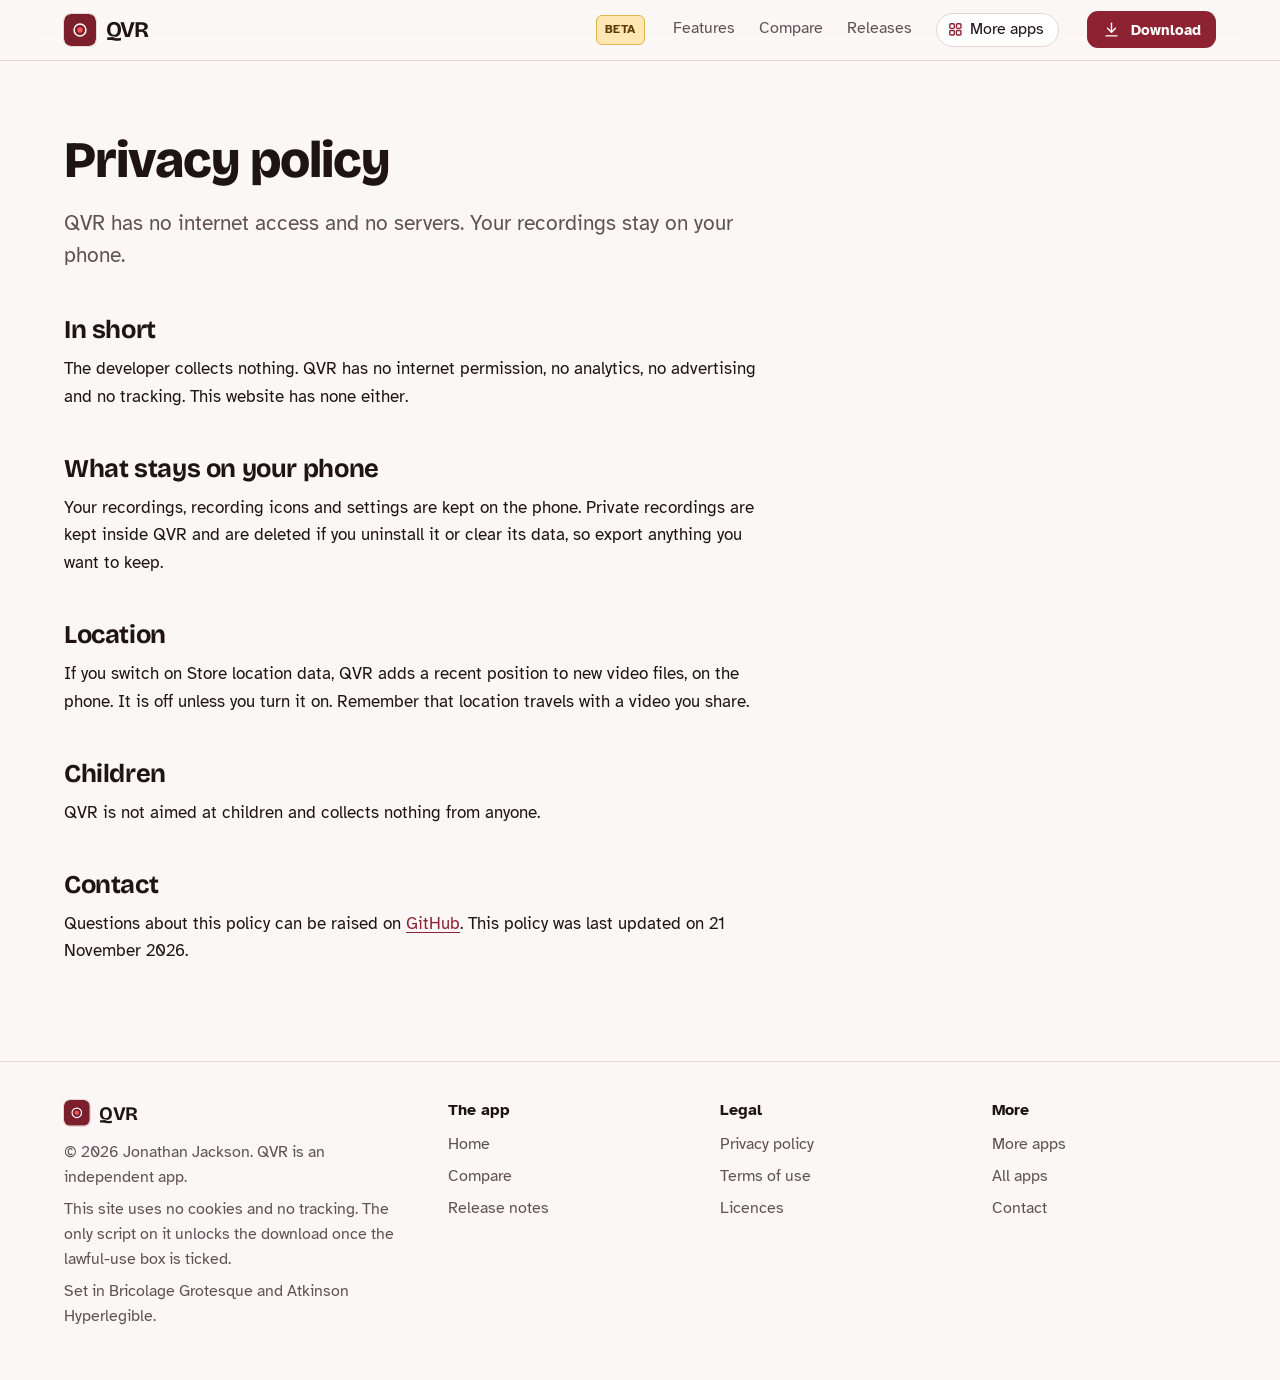
<file: privacy.html>
<!DOCTYPE html>
<html lang="en-GB">
<head>
<meta charset="utf-8">
<meta name="viewport" content="width=device-width, initial-scale=1">
<title>QVR privacy policy</title>
<meta name="description" content="What QVR does with your information: in short, it stays on your phone.">
<meta name="author" content="Jonathan Jackson">
<link rel="canonical" href="https://customgpter.github.io/qvr/privacy.html">
<meta name="theme-color" content="#fbf7f6" media="(prefers-color-scheme: light)">
<meta name="theme-color" content="#120b0d" media="(prefers-color-scheme: dark)">
<meta property="og:type" content="website">
<meta property="og:site_name" content="QVR">
<meta property="og:title" content="QVR privacy policy">
<meta property="og:description" content="What QVR does with your information: in short, it stays on your phone.">
<meta property="og:url" content="https://customgpter.github.io/qvr/privacy.html">
<meta property="og:image" content="https://customgpter.github.io/qvr/assets/og.png">
<meta property="og:image:width" content="1200">
<meta property="og:image:height" content="630">
<meta property="og:image:alt" content="QVR&#x27;s main screen, ready to record with the back camera at 1080p">
<meta property="og:locale" content="en_GB">
<meta name="twitter:card" content="summary_large_image">
<link rel="icon" href="./assets/favicon.svg" type="image/svg+xml">
<link rel="apple-touch-icon" href="./assets/apple-touch-icon.png">
<link rel="preload" href="./assets/fonts/bricolage-grotesque-latin.woff2" as="font" type="font/woff2" crossorigin>
<link rel="preload" href="./assets/fonts/atkinson-hyperlegible-latin-400-normal.woff2" as="font" type="font/woff2" crossorigin>
<link rel="stylesheet" href="./assets/site.css?v=1">
<link rel="stylesheet" href="./assets/house.css?v=1">
<link rel="stylesheet" href="./assets/apps-list.css?v=1">
<script src="./assets/apps-list.js?v=1" defer></script>
</head>
<body>
<a class="skip" href="#main">Skip to content</a>
<header class="masthead">
<div class="wrap">
<a class="brand" href="./" aria-label="QVR home"><svg viewBox="0 0 108 108" aria-hidden="true"><rect width="108" height="108" rx="24" fill="#7a1f2b"/><circle cx="54" cy="54" r="20" fill="none" stroke="#fff" stroke-width="5"/><circle cx="54" cy="54" r="9" fill="#ff5a5f"/></svg><span>QVR</span></a><span class="beta-tag">Beta</span>
<nav aria-label="Main"><ul><li><a href="./#features">Features</a></li><li><a href="./compare.html">Compare</a></li><li><a href="./releases.html">Releases</a></li><li><a class="more-apps" href="./more-apps.html"><svg class="ico" viewBox="0 0 24 24" aria-hidden="true"><rect x="4" y="4" width="6.5" height="6.5" rx="1.6"/><rect x="13.5" y="4" width="6.5" height="6.5" rx="1.6"/><rect x="4" y="13.5" width="6.5" height="6.5" rx="1.6"/><rect x="13.5" y="13.5" width="6.5" height="6.5" rx="1.6"/></svg>More apps</a></li></ul></nav>
<a class="button small" href="./#download"><svg class="ico" viewBox="0 0 24 24" aria-hidden="true"><path d="M12 4v11"/><path d="M7 10.5l5 5 5-5"/><path d="M5 20h14"/></svg>Download</a>
</div>
</header>
<main id="main" class="doc">
<div class="wrap">
<div class="measure">
<h1>Privacy policy</h1>
<p class="lede">QVR has no internet access and no servers. Your recordings stay on your phone.</p>
<h2 id="short">In short</h2><p>The developer collects nothing. QVR has no internet permission, no analytics, no advertising and no tracking. This website has none either.</p><h2 id="on-phone">What stays on your phone</h2><p>Your recordings, recording icons and settings are kept on the phone. Private recordings are kept inside QVR and are deleted if you uninstall it or clear its data, so export anything you want to keep.</p><h2 id="location">Location</h2><p>If you switch on Store location data, QVR adds a recent position to new video files, on the phone. It is off unless you turn it on. Remember that location travels with a video you share.</p><h2 id="children">Children</h2><p>QVR is not aimed at children and collects nothing from anyone.</p>
<h2 id="contact">Contact</h2>
<p>Questions about this policy can be raised on <a href="https://github.com/CustomGPTer/qvr/issues">GitHub</a>. This policy was last updated on 21 November 2026.</p>
</div>
</div>
</main>
<footer class="colophon">
<div class="wrap">
<div>
<a class="brand" href="./" aria-label="QVR home"><svg viewBox="0 0 108 108" aria-hidden="true"><rect width="108" height="108" rx="24" fill="#7a1f2b"/><circle cx="54" cy="54" r="20" fill="none" stroke="#fff" stroke-width="5"/><circle cx="54" cy="54" r="9" fill="#ff5a5f"/></svg><span>QVR</span></a>
<p>&copy; 2026 Jonathan Jackson. QVR is an independent app.</p>
<p>This site uses no cookies and no tracking. The only script on it unlocks the download once the lawful-use box is ticked.</p>
<p>Set in Bricolage Grotesque and Atkinson Hyperlegible.</p>
</div>
<nav aria-label="The app"><h2>The app</h2><ul>
<li><a href="./">Home</a></li>
<li><a href="./compare.html">Compare</a></li>
<li><a href="./releases.html">Release notes</a></li>

</ul></nav>
<nav aria-label="Legal"><h2>Legal</h2><ul>
<li><a href="./privacy.html">Privacy policy</a></li>
<li><a href="./terms.html">Terms of use</a></li>
<li><a href="./licences.html">Licences</a></li>
</ul></nav>
<nav aria-label="More"><h2>More</h2><ul>
<li><a href="./more-apps.html">More apps</a></li>
<li><a href="https://customgpter.github.io/">All apps</a></li>
<li><a href="https://github.com/CustomGPTer/qvr/issues">Contact</a></li>
</ul></nav>
</div>
</footer>
</body>
</html>
</file>
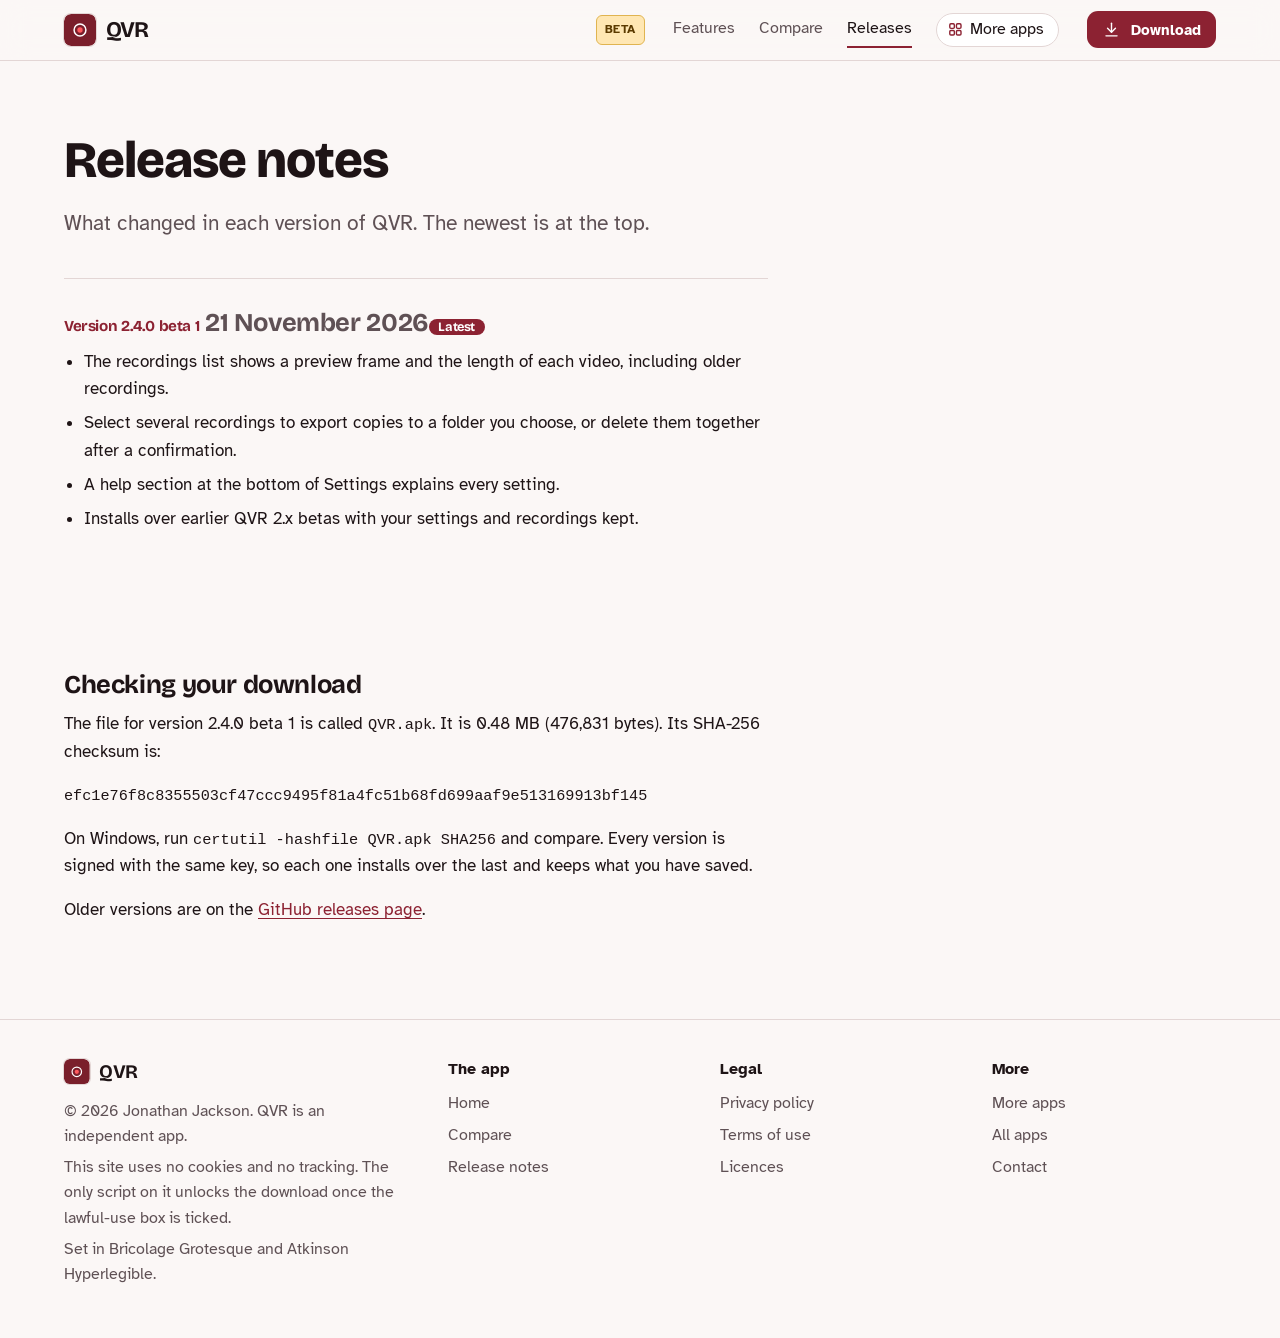
<file: releases.html>
<!DOCTYPE html>
<html lang="en-GB">
<head>
<meta charset="utf-8">
<meta name="viewport" content="width=device-width, initial-scale=1">
<title>QVR release notes</title>
<meta name="description" content="What changed in each version of QVR, with the file size and checksum to check your download.">
<meta name="author" content="Jonathan Jackson">
<link rel="canonical" href="https://customgpter.github.io/qvr/releases.html">
<meta name="theme-color" content="#fbf7f6" media="(prefers-color-scheme: light)">
<meta name="theme-color" content="#120b0d" media="(prefers-color-scheme: dark)">
<meta property="og:type" content="website">
<meta property="og:site_name" content="QVR">
<meta property="og:title" content="QVR release notes">
<meta property="og:description" content="What changed in each version of QVR, with the file size and checksum to check your download.">
<meta property="og:url" content="https://customgpter.github.io/qvr/releases.html">
<meta property="og:image" content="https://customgpter.github.io/qvr/assets/og.png">
<meta property="og:image:width" content="1200">
<meta property="og:image:height" content="630">
<meta property="og:image:alt" content="QVR&#x27;s main screen, ready to record with the back camera at 1080p">
<meta property="og:locale" content="en_GB">
<meta name="twitter:card" content="summary_large_image">
<link rel="icon" href="./assets/favicon.svg" type="image/svg+xml">
<link rel="apple-touch-icon" href="./assets/apple-touch-icon.png">
<link rel="preload" href="./assets/fonts/bricolage-grotesque-latin.woff2" as="font" type="font/woff2" crossorigin>
<link rel="preload" href="./assets/fonts/atkinson-hyperlegible-latin-400-normal.woff2" as="font" type="font/woff2" crossorigin>
<link rel="stylesheet" href="./assets/site.css?v=1">
<link rel="stylesheet" href="./assets/house.css?v=1">
<link rel="stylesheet" href="./assets/apps-list.css?v=1">
<script src="./assets/apps-list.js?v=1" defer></script>
</head>
<body>
<a class="skip" href="#main">Skip to content</a>
<header class="masthead">
<div class="wrap">
<a class="brand" href="./" aria-label="QVR home"><svg viewBox="0 0 108 108" aria-hidden="true"><rect width="108" height="108" rx="24" fill="#7a1f2b"/><circle cx="54" cy="54" r="20" fill="none" stroke="#fff" stroke-width="5"/><circle cx="54" cy="54" r="9" fill="#ff5a5f"/></svg><span>QVR</span></a><span class="beta-tag">Beta</span>
<nav aria-label="Main"><ul><li><a href="./#features">Features</a></li><li><a href="./compare.html">Compare</a></li><li><a href="./releases.html" aria-current="page">Releases</a></li><li><a class="more-apps" href="./more-apps.html"><svg class="ico" viewBox="0 0 24 24" aria-hidden="true"><rect x="4" y="4" width="6.5" height="6.5" rx="1.6"/><rect x="13.5" y="4" width="6.5" height="6.5" rx="1.6"/><rect x="4" y="13.5" width="6.5" height="6.5" rx="1.6"/><rect x="13.5" y="13.5" width="6.5" height="6.5" rx="1.6"/></svg>More apps</a></li></ul></nav>
<a class="button small" href="./#download"><svg class="ico" viewBox="0 0 24 24" aria-hidden="true"><path d="M12 4v11"/><path d="M7 10.5l5 5 5-5"/><path d="M5 20h14"/></svg>Download</a>
</div>
</header>
<main id="main" class="doc">
<div class="wrap">
<div class="measure">
<h1>Release notes</h1>
<p class="lede">What changed in each version of QVR. The newest is at the top.</p>
<section class="release" id="v2.4.0 beta 1"><h2><span class="ver">Version 2.4.0 beta 1</span> <span class="when">21 November 2026</span><span class="tag">Latest</span></h2><ul><li>The recordings list shows a preview frame and the length of each video, including older recordings.</li><li>Select several recordings to export copies to a folder you choose, or delete them together after a confirmation.</li><li>A help section at the bottom of Settings explains every setting.</li><li>Installs over earlier QVR 2.x betas with your settings and recordings kept.</li></ul></section>
<h2 id="checking">Checking your download</h2>
<p>The file for version 2.4.0 beta 1 is called <code>QVR.apk</code>. It is 0.48 MB (476,831 bytes). Its SHA-256 checksum is:</p>
<p><code class="sum">efc1e76f8c8355503cf47ccc9495f81a4fc51b68fd699aaf9e513169913bf145</code></p>
<p>On Windows, run <code>certutil -hashfile QVR.apk SHA256</code> and compare. Every version is signed with the same key, so each one installs over the last and keeps what you have saved.</p>
<p>Older versions are on the <a href="https://github.com/CustomGPTer/qvr/releases">GitHub releases page</a>.</p>
</div>
</div>
</main>
<footer class="colophon">
<div class="wrap">
<div>
<a class="brand" href="./" aria-label="QVR home"><svg viewBox="0 0 108 108" aria-hidden="true"><rect width="108" height="108" rx="24" fill="#7a1f2b"/><circle cx="54" cy="54" r="20" fill="none" stroke="#fff" stroke-width="5"/><circle cx="54" cy="54" r="9" fill="#ff5a5f"/></svg><span>QVR</span></a>
<p>&copy; 2026 Jonathan Jackson. QVR is an independent app.</p>
<p>This site uses no cookies and no tracking. The only script on it unlocks the download once the lawful-use box is ticked.</p>
<p>Set in Bricolage Grotesque and Atkinson Hyperlegible.</p>
</div>
<nav aria-label="The app"><h2>The app</h2><ul>
<li><a href="./">Home</a></li>
<li><a href="./compare.html">Compare</a></li>
<li><a href="./releases.html">Release notes</a></li>

</ul></nav>
<nav aria-label="Legal"><h2>Legal</h2><ul>
<li><a href="./privacy.html">Privacy policy</a></li>
<li><a href="./terms.html">Terms of use</a></li>
<li><a href="./licences.html">Licences</a></li>
</ul></nav>
<nav aria-label="More"><h2>More</h2><ul>
<li><a href="./more-apps.html">More apps</a></li>
<li><a href="https://customgpter.github.io/">All apps</a></li>
<li><a href="https://github.com/CustomGPTer/qvr/issues">Contact</a></li>
</ul></nav>
</div>
</footer>
</body>
</html>
</file>
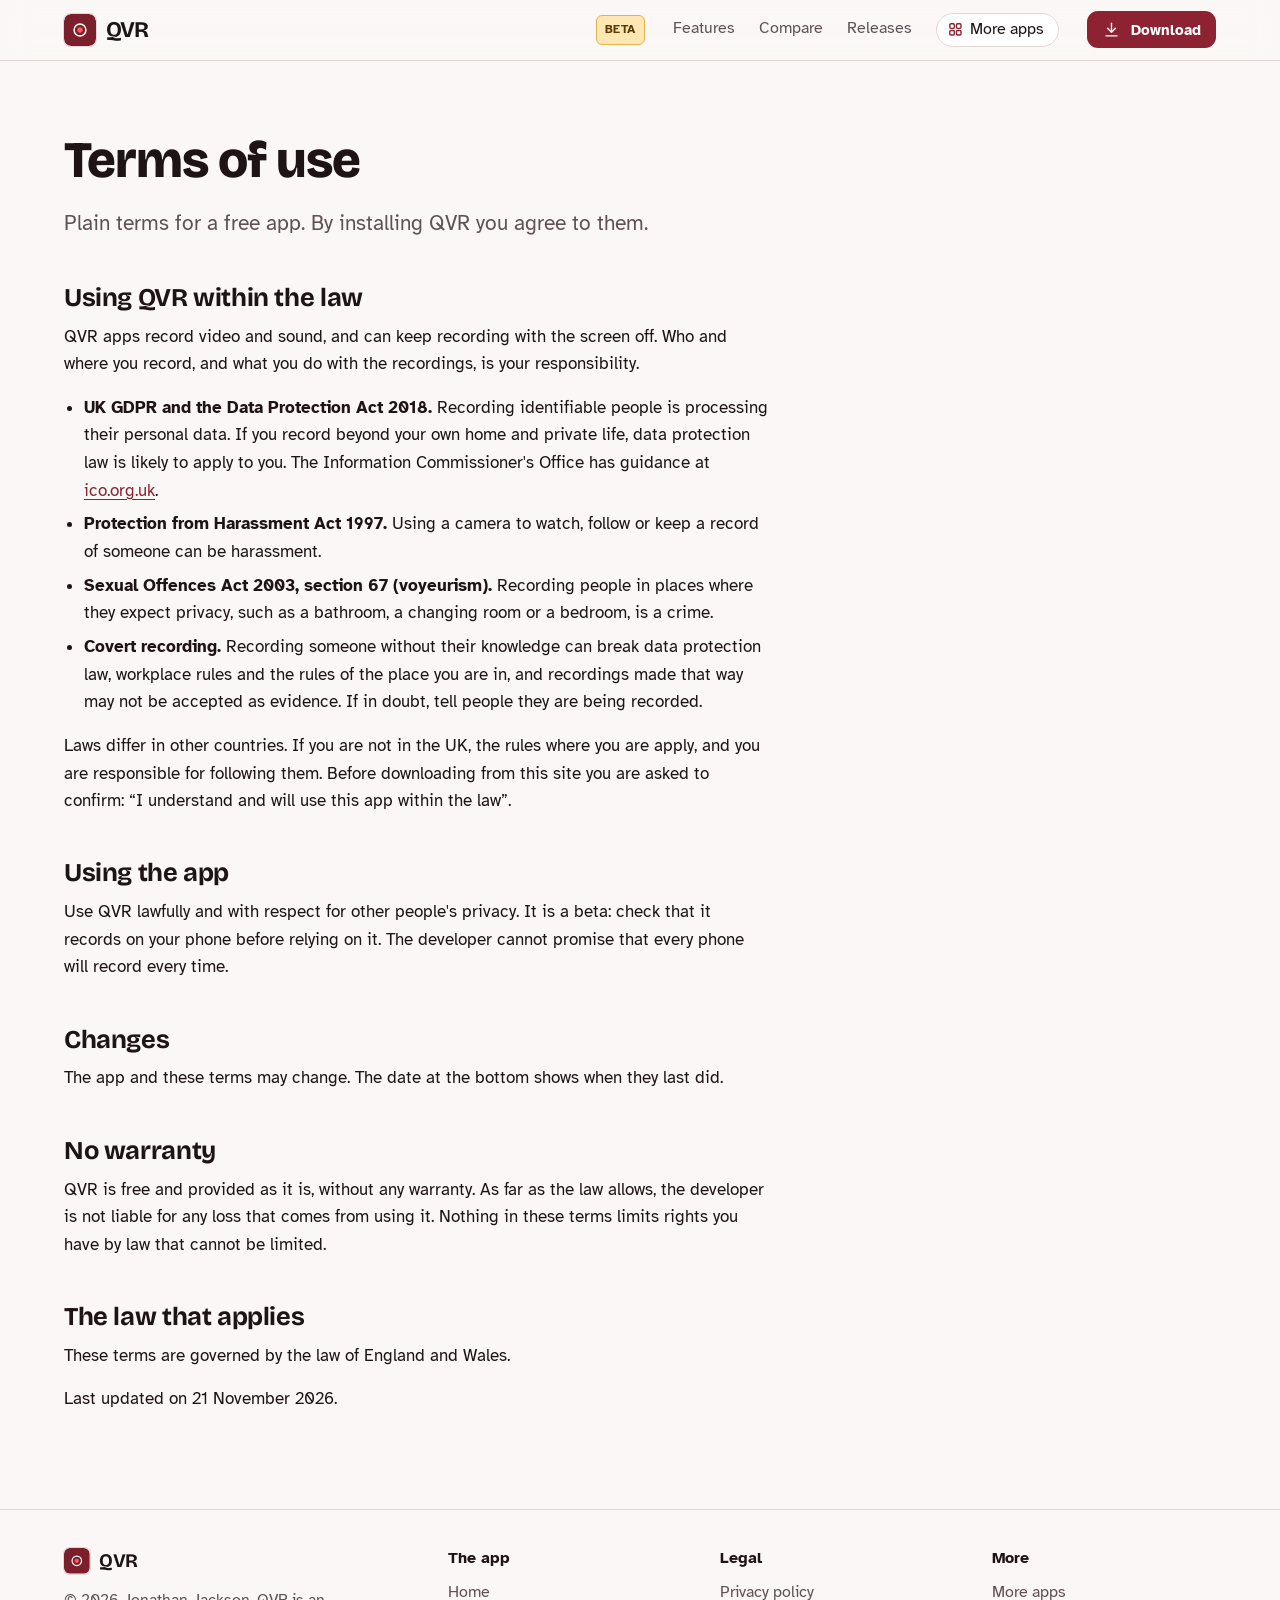
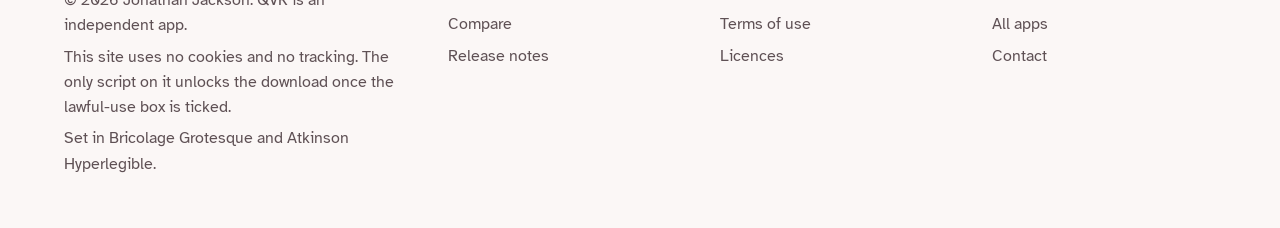
<file: terms.html>
<!DOCTYPE html>
<html lang="en-GB">
<head>
<meta charset="utf-8">
<meta name="viewport" content="width=device-width, initial-scale=1">
<title>QVR terms of use</title>
<meta name="description" content="The terms for using QVR, including using it within the law.">
<meta name="author" content="Jonathan Jackson">
<link rel="canonical" href="https://customgpter.github.io/qvr/terms.html">
<meta name="theme-color" content="#fbf7f6" media="(prefers-color-scheme: light)">
<meta name="theme-color" content="#120b0d" media="(prefers-color-scheme: dark)">
<meta property="og:type" content="website">
<meta property="og:site_name" content="QVR">
<meta property="og:title" content="QVR terms of use">
<meta property="og:description" content="The terms for using QVR, including using it within the law.">
<meta property="og:url" content="https://customgpter.github.io/qvr/terms.html">
<meta property="og:image" content="https://customgpter.github.io/qvr/assets/og.png">
<meta property="og:image:width" content="1200">
<meta property="og:image:height" content="630">
<meta property="og:image:alt" content="QVR&#x27;s main screen, ready to record with the back camera at 1080p">
<meta property="og:locale" content="en_GB">
<meta name="twitter:card" content="summary_large_image">
<link rel="icon" href="./assets/favicon.svg" type="image/svg+xml">
<link rel="apple-touch-icon" href="./assets/apple-touch-icon.png">
<link rel="preload" href="./assets/fonts/bricolage-grotesque-latin.woff2" as="font" type="font/woff2" crossorigin>
<link rel="preload" href="./assets/fonts/atkinson-hyperlegible-latin-400-normal.woff2" as="font" type="font/woff2" crossorigin>
<link rel="stylesheet" href="./assets/site.css?v=1">
<link rel="stylesheet" href="./assets/house.css?v=1">
<link rel="stylesheet" href="./assets/apps-list.css?v=1">
<script src="./assets/apps-list.js?v=1" defer></script>
</head>
<body>
<a class="skip" href="#main">Skip to content</a>
<header class="masthead">
<div class="wrap">
<a class="brand" href="./" aria-label="QVR home"><svg viewBox="0 0 108 108" aria-hidden="true"><rect width="108" height="108" rx="24" fill="#7a1f2b"/><circle cx="54" cy="54" r="20" fill="none" stroke="#fff" stroke-width="5"/><circle cx="54" cy="54" r="9" fill="#ff5a5f"/></svg><span>QVR</span></a><span class="beta-tag">Beta</span>
<nav aria-label="Main"><ul><li><a href="./#features">Features</a></li><li><a href="./compare.html">Compare</a></li><li><a href="./releases.html">Releases</a></li><li><a class="more-apps" href="./more-apps.html"><svg class="ico" viewBox="0 0 24 24" aria-hidden="true"><rect x="4" y="4" width="6.5" height="6.5" rx="1.6"/><rect x="13.5" y="4" width="6.5" height="6.5" rx="1.6"/><rect x="4" y="13.5" width="6.5" height="6.5" rx="1.6"/><rect x="13.5" y="13.5" width="6.5" height="6.5" rx="1.6"/></svg>More apps</a></li></ul></nav>
<a class="button small" href="./#download"><svg class="ico" viewBox="0 0 24 24" aria-hidden="true"><path d="M12 4v11"/><path d="M7 10.5l5 5 5-5"/><path d="M5 20h14"/></svg>Download</a>
</div>
</header>
<main id="main" class="doc">
<div class="wrap">
<div class="measure">
<h1>Terms of use</h1>
<p class="lede">Plain terms for a free app. By installing QVR you agree to them.</p>
<h2 id="law">Using QVR within the law</h2><p>QVR apps record video and sound, and can keep recording with the screen off. Who and where you record, and what you do with the recordings, is your responsibility.</p><ul><li><b>UK GDPR and the Data Protection Act 2018.</b> Recording identifiable people is processing their personal data. If you record beyond your own home and private life, data protection law is likely to apply to you. The Information Commissioner's Office has guidance at <a href="https://ico.org.uk">ico.org.uk</a>.</li><li><b>Protection from Harassment Act 1997.</b> Using a camera to watch, follow or keep a record of someone can be harassment.</li><li><b>Sexual Offences Act 2003, section 67 (voyeurism).</b> Recording people in places where they expect privacy, such as a bathroom, a changing room or a bedroom, is a crime.</li><li><b>Covert recording.</b> Recording someone without their knowledge can break data protection law, workplace rules and the rules of the place you are in, and recordings made that way may not be accepted as evidence. If in doubt, tell people they are being recorded.</li></ul><p>Laws differ in other countries. If you are not in the UK, the rules where you are apply, and you are responsible for following them. Before downloading from this site you are asked to confirm: &ldquo;I understand and will use this app within the law&rdquo;.</p><h2 id="use">Using the app</h2><p>Use QVR lawfully and with respect for other people's privacy. It is a beta: check that it records on your phone before relying on it. The developer cannot promise that every phone will record every time.</p><h2 id="changes">Changes</h2><p>The app and these terms may change. The date at the bottom shows when they last did.</p>
<h2 id="no-warranty">No warranty</h2>
<p>QVR is free and provided as it is, without any warranty. As far as the law allows, the developer is not liable for any loss that comes from using it. Nothing in these terms limits rights you have by law that cannot be limited.</p>
<h2 id="governing">The law that applies</h2>
<p>These terms are governed by the law of England and Wales.</p>
<p>Last updated on 21 November 2026.</p>
</div>
</div>
</main>
<footer class="colophon">
<div class="wrap">
<div>
<a class="brand" href="./" aria-label="QVR home"><svg viewBox="0 0 108 108" aria-hidden="true"><rect width="108" height="108" rx="24" fill="#7a1f2b"/><circle cx="54" cy="54" r="20" fill="none" stroke="#fff" stroke-width="5"/><circle cx="54" cy="54" r="9" fill="#ff5a5f"/></svg><span>QVR</span></a>
<p>&copy; 2026 Jonathan Jackson. QVR is an independent app.</p>
<p>This site uses no cookies and no tracking. The only script on it unlocks the download once the lawful-use box is ticked.</p>
<p>Set in Bricolage Grotesque and Atkinson Hyperlegible.</p>
</div>
<nav aria-label="The app"><h2>The app</h2><ul>
<li><a href="./">Home</a></li>
<li><a href="./compare.html">Compare</a></li>
<li><a href="./releases.html">Release notes</a></li>

</ul></nav>
<nav aria-label="Legal"><h2>Legal</h2><ul>
<li><a href="./privacy.html">Privacy policy</a></li>
<li><a href="./terms.html">Terms of use</a></li>
<li><a href="./licences.html">Licences</a></li>
</ul></nav>
<nav aria-label="More"><h2>More</h2><ul>
<li><a href="./more-apps.html">More apps</a></li>
<li><a href="https://customgpter.github.io/">All apps</a></li>
<li><a href="https://github.com/CustomGPTer/qvr/issues">Contact</a></li>
</ul></nav>
</div>
</footer>
</body>
</html>
</file>
<file: assets/site.css>
@font-face{font-family:"Bricolage Grotesque";src:url("fonts/bricolage-grotesque-latin.woff2") format("woff2");font-weight:200 800;font-style:normal;font-display:swap}
@font-face{font-family:"Atkinson Hyperlegible";src:url("fonts/atkinson-hyperlegible-latin-400-normal.woff2") format("woff2");font-weight:400;font-style:normal;font-display:swap}
@font-face{font-family:"Atkinson Hyperlegible";src:url("fonts/atkinson-hyperlegible-latin-700-normal.woff2") format("woff2");font-weight:700;font-style:normal;font-display:swap}

/* Daylight page, night-time camera. The lamp colour is kept for the one thing to press and for what the camera has seen. */
:root{
  --page:#f2f5f9; --panel:#ffffff; --raised:#e8edf3; --ink:#0d1a2b; --soft:#465468; --rule:#d2dae4;
  --accent:#0a6a55; --accent-ink:#ffffff; --warn:#8a5200; --rec:#d3302f;
  --lamp:#ffb347; --lamp-ink:#231400; --lamp-text:#8a5200;
  --night:#09111e; --night-2:#111d30; --night-3:#1a2a43; --night-ink:#eaf0f8; --night-soft:#9fb0c7; --night-rule:#24364f; --iris:#55d6ab;
  --display:"Bricolage Grotesque","Atkinson Hyperlegible",system-ui,sans-serif;
  --sans:"Atkinson Hyperlegible",system-ui,-apple-system,"Segoe UI",Roboto,sans-serif;
  --mono:ui-monospace,SFMono-Regular,Menlo,Consolas,"Liberation Mono",monospace;
  color-scheme:light dark;
}
@media (prefers-color-scheme:dark){
  :root{--page:#0a111b; --panel:#111a27; --raised:#182434; --ink:#e9eef5; --soft:#a0aec0; --rule:#243247;
    --accent:#55d6ab; --accent-ink:#00281d; --warn:#ffb347; --rec:#ff6163; --lamp-text:#ffb347}
}

*,*::before,*::after{box-sizing:border-box}
html{-webkit-text-size-adjust:100%;scroll-behavior:smooth;scroll-padding-top:5.5rem}
@media (prefers-reduced-motion:reduce){html{scroll-behavior:auto}}
body{margin:0;background:var(--page);color:var(--ink);font:400 1.0625rem/1.62 var(--sans);text-rendering:optimizeLegibility;-webkit-font-smoothing:antialiased}
img,svg{max-width:100%;display:block}
a{color:var(--accent);text-decoration-thickness:.07em;text-underline-offset:.2em}
a:hover{text-decoration-thickness:.13em}
:focus-visible{outline:3px solid var(--lamp);outline-offset:3px;border-radius:6px}
code{font:.9em/1 var(--mono);overflow-wrap:anywhere}
h1,h2,h3{font-family:var(--display);font-weight:700;letter-spacing:-.015em;line-height:1.08;margin:0;text-wrap:balance}
p{margin:0 0 1rem}
.skip{position:absolute;left:-999px;top:0;background:var(--ink);color:var(--page);padding:.6rem 1rem;z-index:30;border-radius:0 0 8px 0}
.skip:focus{left:0}
.sr{position:absolute;width:1px;height:1px;overflow:hidden;clip-path:inset(50%);white-space:nowrap}
.wrap{width:min(72rem,100% - 2.5rem);margin-inline:auto}
.measure{max-width:44rem}
.ico{width:1.25em;height:1.25em;flex:none;fill:none;stroke:currentColor;stroke-width:1.75;stroke-linecap:round;stroke-linejoin:round}

/* ---------- masthead */
.masthead{position:sticky;top:0;z-index:20;background:color-mix(in srgb,var(--page) 88%,transparent);-webkit-backdrop-filter:blur(14px) saturate(1.3);backdrop-filter:blur(14px) saturate(1.3);border-bottom:1px solid var(--rule)}
.masthead .wrap{display:flex;flex-wrap:wrap;align-items:center;gap:.35rem 1.75rem;padding-block:.7rem}
.brand{display:inline-flex;align-items:center;gap:.6rem;font:700 1.4rem/1 var(--display);letter-spacing:-.03em;color:var(--ink);text-decoration:none;margin-right:auto}
.brand svg{width:2rem;height:2rem;flex:none;border-radius:.5rem;box-shadow:0 0 0 1px var(--rule)}
.masthead nav ul{display:flex;flex-wrap:wrap;align-items:center;gap:.15rem 1.5rem;list-style:none;margin:0;padding:0;font-size:1rem;line-height:1.3}
.masthead nav a{display:inline-flex;align-items:center;gap:.4rem;color:var(--soft);text-decoration:none;padding-block:.45rem;border-bottom:2px solid transparent}
.masthead nav a:hover{color:var(--ink)}
.masthead nav a[aria-current="page"]{color:var(--ink);border-bottom-color:var(--lamp)}
.masthead nav a.more-apps{color:var(--ink);border:1px solid var(--rule);border-radius:999px;padding:.34rem .85rem .34rem .65rem;background:var(--panel)}
.masthead nav a.more-apps .ico{width:1.05em;height:1.05em;color:var(--accent);stroke-width:2}
.masthead nav a.more-apps:hover,.masthead nav a.more-apps[aria-current="page"]{border-color:var(--accent)}
.button{display:inline-flex;align-items:center;gap:.6rem;background:var(--lamp);color:var(--lamp-ink);font:700 1.08rem/1.2 var(--sans);text-decoration:none;padding:.95rem 1.5rem;border-radius:14px;box-shadow:0 1px 0 rgba(255,255,255,.45) inset,0 12px 24px -14px rgba(138,82,0,.9)}
.button:hover{background:#ffc56e}
.button:active{transform:translateY(1px)}
.button.small{font-size:.95rem;padding:.55rem .95rem;border-radius:11px;box-shadow:none}
.button.quiet{background:none;box-shadow:none;border:1px solid var(--rule);color:var(--ink)}
.button.quiet:hover{border-color:var(--ink);background:none}
@media (max-width:52rem){
  .masthead nav{order:3;flex:1 0 100%}
  .masthead nav ul{gap:.1rem .85rem;font-size:.95rem}
  .masthead nav .wide{display:none}
}
@media (max-width:24rem){.masthead nav a.more-apps .ico{display:none}.masthead nav a.more-apps{padding-inline:.7rem}}

/* ---------- hero */
.hero{padding-block:clamp(2.2rem,6vw,4.75rem) clamp(2.5rem,6vw,4.5rem);overflow:hidden}
.hero-grid{display:grid;gap:clamp(2.25rem,5vw,4rem);align-items:center}
@media (min-width:62rem){.hero-grid{grid-template-columns:minmax(0,11fr) minmax(0,10fr)}}
.hero h1{font-size:clamp(2.6rem,6vw,4.25rem);font-weight:800;line-height:1;letter-spacing:-.022em;margin-bottom:1.5rem}
.lede{font-size:clamp(1.14rem,2vw,1.3rem);line-height:1.55;color:var(--soft);margin:0 0 1rem;max-width:34rem}
.get{display:flex;flex-wrap:wrap;align-items:center;gap:.9rem 1.5rem;margin:1.8rem 0 1.1rem}
.get .aside{font-weight:700;color:var(--ink)}
.facts{font-size:.98rem;line-height:1.5;color:var(--soft);margin:0 0 .5rem;max-width:36rem}
.pills{display:flex;flex-wrap:wrap;gap:.45rem;list-style:none;margin:0 0 1rem;padding:0;font-size:.95rem}
.pills li{border:1px solid var(--rule);border-radius:999px;padding:.22rem .8rem;background:var(--panel);color:var(--soft)}

/* the monitor: the camera's view, the day beneath it, and the alert it sends */
.monitor{position:relative;max-width:36rem;margin-inline:auto;width:100%;padding-bottom:3.1rem}
@media (min-width:62rem){.monitor{margin-inline:auto 0}}
.screen{position:relative;background:var(--night);border-radius:22px;padding:.6rem;box-shadow:0 0 0 1px var(--night-rule),0 30px 60px -30px rgba(9,17,30,.75)}
.cam{position:relative;border-radius:15px;overflow:hidden;aspect-ratio:16/10;background:#0b1626}
.cam svg{width:100%;height:100%}
.cam text{font:700 15px var(--sans);fill:#231400}
.hud{position:absolute;display:inline-flex;align-items:center;gap:.4rem;font:700 .76rem/1 var(--sans);color:var(--night-ink);background:rgba(6,12,22,.62);border-radius:999px;padding:.38rem .65rem;letter-spacing:.01em}
.hud i{width:.5rem;height:.5rem;border-radius:50%;background:var(--iris)}
.hud.watching{left:.7rem;top:.7rem}
.hud.rec{right:.7rem;top:.7rem}
.hud.rec i{background:#ff5a5c}
.hud.stamp{left:.7rem;bottom:.7rem;font:400 .74rem/1 var(--mono);border-radius:6px;color:#d5deea}
.hud.place{right:.7rem;bottom:.7rem;border-radius:6px;font-weight:400;color:#d5deea}
.day{padding:.85rem .55rem 2rem;color:var(--night-soft);font-size:.8rem;line-height:1.2}
.day-head{display:flex;justify-content:space-between;margin-bottom:.6rem}
.day-head b{color:var(--night-ink)}
.track{position:relative;height:1.5rem;border-radius:7px;background:repeating-linear-gradient(90deg,var(--night-3) 0 1px,transparent 1px calc(100% / 24)),var(--night-2);box-shadow:inset 0 0 0 1px var(--night-rule)}
.ev{position:absolute;top:3px;bottom:3px;width:max(5px,1.1%);border-radius:3px;background:var(--iris);left:var(--at)}
.ev.seen{background:var(--lamp)}
.now{position:absolute;top:-4px;bottom:-4px;left:var(--at);width:2px;background:var(--night-ink);border-radius:2px}
.hours{display:flex;justify-content:space-between;margin-top:.4rem;font-size:.72rem}
.alert{position:absolute;right:-.4rem;bottom:0;display:flex;align-items:center;gap:.75rem;width:min(19rem,88%);background:var(--panel);color:var(--ink);border:1px solid var(--rule);border-radius:16px;padding:.65rem .8rem;box-shadow:0 18px 36px -18px rgba(9,17,30,.55)}
.alert .thumb{flex:none;width:3.1rem;height:3.1rem;border-radius:10px;background:linear-gradient(160deg,#16263d,#0b1626);position:relative;overflow:hidden}
.alert .thumb::before{content:"";position:absolute;left:50%;bottom:0;width:38%;height:62%;translate:-50% 0;border-radius:40% 40% 0 0;background:#6f86a6}
.alert .thumb::after{content:"";position:absolute;left:50%;top:14%;width:26%;aspect-ratio:1;translate:-50% 0;border-radius:50%;background:#8ea4c2}
.alert b{display:block;font-size:.98rem;line-height:1.25}
.alert span{display:block;font-size:.86rem;color:var(--soft);line-height:1.3}
.alert .dot{flex:none;width:.6rem;height:.6rem;border-radius:50%;background:var(--lamp);margin-left:auto;box-shadow:0 0 0 4px color-mix(in srgb,var(--lamp) 25%,transparent)}
@media (max-width:26rem){.alert{right:0}}
@media (prefers-reduced-motion:no-preference){
  .cam .spill{animation:vg-in .9s ease-out .25s both}
  .cam .who{animation:vg-step .9s cubic-bezier(.2,.8,.25,1) .9s both}
  .cam .mark{animation:vg-lock .45s cubic-bezier(.3,1.4,.5,1) 1.7s both;transform-box:fill-box;transform-origin:center}
  .hud.rec{animation:vg-in .3s ease-out 2.05s both}
  .hud.rec i{animation:vg-blink 1.2s steps(2,jump-none) 2.3s 4}
  .ev.seen,.now{animation:vg-pop .4s cubic-bezier(.3,1.5,.5,1) 2.4s both}
  .alert{animation:vg-rise .6s cubic-bezier(.2,.8,.25,1) 2.9s both}
  @keyframes vg-in{from{opacity:0}to{opacity:1}}
  @keyframes vg-step{from{opacity:0;transform:translateX(18px)}to{opacity:1;transform:none}}
  @keyframes vg-lock{from{opacity:0;transform:scale(1.12)}to{opacity:1;transform:none}}
  @keyframes vg-blink{from{opacity:1}to{opacity:.25}}
  @keyframes vg-pop{from{opacity:0;transform:scaleY(.2)}to{opacity:1;transform:none}}
  @keyframes vg-rise{from{opacity:0;transform:translateY(14px)}to{opacity:1;transform:none}}
}

/* ---------- sections */
section{padding-block:clamp(3rem,7vw,5.5rem)}
section + section{border-top:1px solid var(--rule)}
h2{font-size:clamp(1.8rem,3.6vw,2.6rem);margin-bottom:.9rem}
h3{font:700 1.1rem/1.3 var(--sans);letter-spacing:0;margin:0 0 .3rem}
.intro{color:var(--soft);max-width:40rem;margin-bottom:2.2rem;font-size:1.1rem}

.promises{padding-block:0;border-block:1px solid var(--rule);background:var(--panel)}
.promises ul{list-style:none;margin:0;padding:0;display:grid;grid-template-columns:repeat(auto-fit,minmax(min(100%,14rem),1fr))}
.promises li{display:flex;gap:.8rem;align-items:flex-start;padding:1.4rem 1.5rem 1.4rem 0}
.promises .ico{width:1.6rem;height:1.6rem;color:var(--accent);margin-top:.1rem}
.promises b{display:block;line-height:1.3}
.promises span{color:var(--soft);font-size:.96rem;line-height:1.45;display:block}
.hero + .promises{border-top:1px solid var(--rule)}

.steps{list-style:none;counter-reset:s;margin:0;padding:0;display:grid;gap:1.25rem}
@media (min-width:52rem){.steps{grid-template-columns:repeat(3,minmax(0,1fr))}}
.steps li{counter-increment:s;background:var(--panel);border:1px solid var(--rule);border-radius:18px;padding:1.4rem 1.4rem 1.5rem}
.steps li::before{content:counter(s);display:grid;place-items:center;width:2rem;height:2rem;border-radius:50%;background:var(--ink);color:var(--page);font:700 1rem/1 var(--display);margin-bottom:1rem}
.steps p{margin:0;color:var(--soft)}

.notices{display:grid;gap:1.25rem}
@media (min-width:52rem){.notices{grid-template-columns:repeat(2,minmax(0,1fr))}}
.sense{background:var(--night);color:var(--night-ink);border-radius:20px;padding:1.5rem 1.5rem 1.6rem;box-shadow:0 0 0 1px var(--night-rule)}
.sense h3{font:700 1.35rem/1.2 var(--display);letter-spacing:-.02em;margin-bottom:.35rem}
.sense p{color:var(--night-soft);margin-bottom:1.1rem}
.chips{display:flex;flex-wrap:wrap;gap:.5rem;list-style:none;margin:0;padding:0}
.chips li{display:inline-flex;align-items:center;gap:.45rem;border:1px solid var(--night-rule);background:var(--night-2);border-radius:10px;padding:.42rem .75rem .42rem .6rem;font-size:.98rem;line-height:1.2}
.chips .ico{color:var(--lamp)}

.groups{display:grid;gap:0}
.group{display:grid;gap:.4rem 3rem;padding-block:1.6rem;border-top:1px solid var(--rule)}
.group:last-child{border-bottom:1px solid var(--rule)}
@media (min-width:56rem){.group{grid-template-columns:13rem minmax(0,1fr)}}
.group > h3{font:700 1.3rem/1.2 var(--display);letter-spacing:-.02em;color:var(--ink)}
.group dl{margin:0;display:grid;gap:1.1rem 2.5rem}
@media (min-width:40rem){.group dl{grid-template-columns:repeat(2,minmax(0,1fr))}}
.group dt{font-weight:700;line-height:1.35}
.group dd{margin:.2rem 0 0;color:var(--soft)}

.setups{display:grid;gap:1.25rem}
@media (min-width:52rem){.setups{grid-template-columns:repeat(2,minmax(0,1fr))}}
.setup{background:var(--panel);border:1px solid var(--rule);border-radius:20px;padding:1.5rem}
.setup h3{font:700 1.35rem/1.2 var(--display);letter-spacing:-.02em;margin-bottom:.9rem}
.setup .kit{display:flex;align-items:center;gap:.6rem;color:var(--soft);font-size:.95rem;margin-bottom:1rem}
.setup .kit .ico{width:1.9rem;height:1.9rem;color:var(--ink);stroke-width:1.5}
.setup .kit .to{width:1.2rem;height:1.2rem;color:var(--soft)}
.ticks{list-style:none;margin:0;padding:0;display:grid;gap:.5rem}
.ticks li{position:relative;padding-left:1.7rem;color:var(--soft)}
.ticks li::before{content:"";position:absolute;left:.15rem;top:.42em;width:.75rem;height:.42rem;border-left:2.5px solid var(--accent);border-bottom:2.5px solid var(--accent);rotate:-45deg}

.modes{list-style:none;margin:0;padding:0;display:grid;gap:1.25rem}
@media (min-width:52rem){.modes{grid-template-columns:repeat(3,minmax(0,1fr))}}
.modes li{border-top:3px solid var(--ink);padding-top:1rem}
.modes p{color:var(--soft);margin:0}

.scroll{overflow-x:auto}
table{width:100%;border-collapse:collapse}
th,td{text-align:left;vertical-align:top;padding:.85rem 1.2rem .85rem 0;border-top:1px solid var(--rule)}
thead th{border-top:0;color:var(--soft);font-weight:400;padding-top:0}
tbody th{font-weight:700;min-width:11rem}
tr:last-child>*{border-bottom:1px solid var(--rule)}
.after-table{margin-top:1.5rem}
/* On a phone a table becomes a stack: the row's name, then its cells side by side. */
@media (max-width:40rem){
  table:not(.cmp),table:not(.cmp) thead,table:not(.cmp) tbody{display:block}
  table:not(.cmp) tr{display:flex;flex-wrap:wrap;gap:.3rem 1.1rem;padding:.9rem 0;border-top:1px solid var(--rule)}
  table:not(.cmp) thead tr{border-top:0;padding-top:0}
  table:not(.cmp) tbody tr:last-child{border-bottom:1px solid var(--rule)}
  table:not(.cmp) th,table:not(.cmp) td{display:block;border:0;padding:0;flex:1 1 0;min-width:0;overflow-wrap:break-word}
  table:not(.cmp) tr>:first-child{flex:0 0 100%;min-width:0}
}

.plain{list-style:none;margin:0;padding:0;display:grid;gap:1.6rem 3rem}
@media (min-width:52rem){.plain{grid-template-columns:repeat(3,minmax(0,1fr))}}
.plain p{color:var(--soft);margin:0}

.faq{display:grid;gap:0 3rem;align-items:start}
@media (min-width:56rem){.faq{grid-template-columns:repeat(2,minmax(0,1fr))}}
.faq details{border-top:1px solid var(--rule);padding:.15rem 0}
.faq summary{cursor:pointer;list-style:none;display:flex;align-items:flex-start;justify-content:space-between;gap:1rem;font-weight:700;padding:.85rem 0;line-height:1.35}
.faq summary::-webkit-details-marker{display:none}
.faq summary::after{content:"";flex:none;width:.6rem;height:.6rem;margin:.3rem .25rem 0 0;border-right:2px solid var(--soft);border-bottom:2px solid var(--soft);rotate:45deg;transition:rotate .15s}
.faq details[open] summary::after{rotate:-135deg;margin-top:.55rem}
.faq details p{color:var(--soft);margin:0 0 1.1rem;max-width:36rem}
@media (prefers-reduced-motion:reduce){.faq summary::after{transition:none}}

.closing{background:var(--night);color:var(--night-ink);border-top:0}
.closing .wrap{display:grid;gap:1.5rem 3rem;align-items:center}
@media (min-width:52rem){.closing .wrap{grid-template-columns:minmax(0,1fr) auto}}
.closing h2{margin-bottom:.5rem}
.closing p{color:var(--night-soft);margin:0;max-width:36rem}
.closing a:not(.button){color:var(--iris)}
section + .closing{border-top:0}

/* ---------- document pages */
.doc{padding-block:clamp(2.5rem,6vw,4.5rem) clamp(3rem,7vw,5rem)}
.doc h1{font-size:clamp(2.2rem,5vw,3.2rem);font-weight:800;letter-spacing:-.02em;margin-bottom:1.2rem}
.doc .lede{max-width:none}
.doc h2{font-size:1.6rem;margin-top:2.8rem;margin-bottom:.7rem;scroll-margin-top:5.5rem}
.doc h3{margin-top:1.6rem}
.doc ul{padding-left:1.25rem;margin:0 0 1rem}
.doc li{margin:.4rem 0}
.doc a{overflow-wrap:anywhere}
.contents{border-block:1px solid var(--rule);padding-block:1rem;margin-block:2rem}
.contents ul{list-style:none;margin:.4rem 0 0;padding:0;columns:2 14rem;column-gap:2rem}
.contents li{margin:.2rem 0;break-inside:avoid}
.note{border-left:3px solid var(--lamp);padding:.2rem 0 .2rem 1.1rem;color:var(--soft)}
.key{font-size:.95rem;line-height:1.55;color:var(--soft);margin:0 0 .6rem}
.sum{font-size:.95rem;overflow-wrap:anywhere}

/* ---------- compare */
.cmp{min-width:44rem;margin:1.4rem 0 1rem}
.cmp th,.cmp td{padding:.85rem .9rem}
.cmp thead th{color:var(--ink);font-weight:700;vertical-align:bottom;padding-top:.85rem}
.cmp small{display:block;font-weight:400;font-size:.84rem;line-height:1.35;color:var(--soft)}
.cmp tbody th{min-width:13rem;padding-left:0}
.cmp thead th:first-child{padding-left:0}
.cmp .ours{background:var(--panel);box-shadow:inset 1px 0 var(--rule),inset -1px 0 var(--rule)}
.yes{color:var(--accent);font-weight:700}
.pay{color:var(--lamp-text);font-weight:700}
.na{color:var(--soft)}
.cmp .app{display:none}
@media (max-width:54rem){
  .cmp{min-width:0}
  .cmp thead{position:absolute;width:1px;height:1px;overflow:hidden;clip-path:inset(50%)}
  .cmp tbody,.cmp tr,.cmp th,.cmp td{display:block}
  .cmp tr{padding:1rem 0;border-top:1px solid var(--rule)}
  .cmp th,.cmp td{border:0;padding:0}
  .cmp tbody th{min-width:0;margin-bottom:.55rem}
  .cmp td{display:grid;grid-template-columns:7.5rem 1fr;gap:.75rem;padding:.22rem 0}
  .cmp .app{display:block;font-weight:400;color:var(--soft)}
  .cmp .ours{background:none;box-shadow:none}
  .cmp .ours .app{color:var(--ink);font-weight:700}
}

/* ---------- release notes */
.release{border-top:1px solid var(--rule);margin-top:2.4rem;padding-top:1.9rem;scroll-margin-top:5.5rem}
.doc .release h2{margin-top:0}
.contents + .release{border-top:0;margin-top:0;padding-top:.4rem}
.ver{font-weight:700;font-size:.95rem;color:var(--lamp-text);margin:0 0 .5rem}
.when{color:var(--soft);margin:-.2rem 0 .2rem}
.tag{display:inline-block;background:var(--accent);color:var(--accent-ink);border-radius:999px;font-weight:700;font-size:.8rem;padding:.08rem .6rem;margin-right:.6rem}
.doc .release h3{font-size:1rem;color:var(--ink);margin:1.3rem 0 .2rem}
.release ul{margin-bottom:0}

/* ---------- more apps */
.mapps{list-style:none;margin:2.2rem 0 0;padding:0;display:grid;gap:1.4rem}
@media (min-width:50rem){.mapps{grid-template-columns:repeat(2,minmax(0,1fr))}}
.doc .mapps{padding-left:0}
.doc .mapp{margin:0}
.mapp{display:flex;flex-direction:column;background:var(--panel);border:1px solid var(--rule);border-radius:20px;overflow:hidden}
.mapp-cover{position:relative;height:6.5rem;background:linear-gradient(135deg,var(--b),var(--b2));overflow:hidden}
.mapp-cover svg{position:absolute;right:-1.2rem;top:-1.6rem;width:11rem;height:11rem;max-width:none;opacity:.22}
.mapp-body{display:flex;flex-direction:column;flex:1;padding:0 1.4rem 1.4rem}
.mapp-icon{width:4.25rem;height:4.25rem;border-radius:1rem;margin-top:-2.1rem;position:relative;box-shadow:0 0 0 4px var(--panel)}
.mapp h2{font-size:1.6rem;margin:.85rem 0 .1rem}
.mapp-kind{color:var(--soft);margin:0 0 .7rem}
.mapp-say{margin:0 0 1.1rem}
.mapp-go{display:flex;flex-wrap:wrap;align-items:center;gap:.7rem 1.3rem;margin:auto 0 0}
.mapp-go .button{padding:.75rem 1.15rem;font-size:1rem;border-radius:12px}
.mapp-site{font-weight:700}
.mapp-needs{font-size:.9rem;color:var(--soft);margin:.9rem 0 0}

/* ---------- colophon */
.colophon{border-top:1px solid var(--rule);color:var(--soft);font-size:.98rem;line-height:1.6}
.colophon .wrap{display:grid;gap:2rem 3rem;padding-block:2.4rem 2.8rem}
@media (min-width:52rem){.colophon .wrap{grid-template-columns:minmax(0,1.5fr) repeat(3,minmax(0,1fr))}}
.colophon p{margin:0 0 .4rem;max-width:26rem}
.colophon .brand{font-size:1.2rem;margin-bottom:.9rem}
.colophon .brand svg{width:1.6rem;height:1.6rem}
.colophon h2{font:700 .98rem/1.3 var(--sans);letter-spacing:0;color:var(--ink);margin:0 0 .5rem}
.colophon ul{list-style:none;margin:0;padding:0}
.colophon li a{display:inline-block;padding-block:.22rem;color:var(--soft);text-decoration:none}
.colophon li a:hover{color:var(--ink);text-decoration:underline}
</file>
<file: assets/house.css>
:root{--page:#fbf7f6;--panel:#ffffff;--raised:#f2ebe9;--ink:#1e1416;--soft:#5f5155;--rule:#e3d6d5;--accent:#8c2232;--accent-ink:#ffffff;--lamp:#8c2232;--lamp-ink:#ffffff;--lamp-text:#8c2232}
@media (prefers-color-scheme:dark){:root{--page:#120b0d;--panel:#1d1416;--raised:#271b1e;--ink:#f4ecec;--soft:#bfadb0;--rule:#3a2a2e;--accent:#ff8a95;--accent-ink:#2a0a0f;--lamp:#ff8a95;--lamp-ink:#2a0a0f;--lamp-text:#ff8a95}}
/* House additions: phone frames, the screens gallery, the lawful-use box and test-build labels. */
.brand svg{border-radius:22%}
.hero-phone{display:flex;justify-content:center}
.phone{position:relative;width:min(100%,19rem);aspect-ratio:393/852;padding:.55rem;border-radius:2.6rem;background:#0b0d12;box-shadow:0 0 0 1px rgba(255,255,255,.06) inset,0 1px 0 rgba(255,255,255,.12) inset,0 30px 60px -28px rgba(10,20,40,.55),0 12px 24px -12px rgba(10,20,40,.35)}
.phone img{display:block;width:100%;height:100%;object-fit:cover;object-position:top;border-radius:2.1rem;background:#111}
.gallery{display:flex;gap:clamp(1rem,3vw,1.75rem);overflow-x:auto;scroll-snap-type:x mandatory;padding:.5rem .25rem 1.25rem;margin:1.75rem -.25rem 0;scrollbar-width:thin;overscroll-behavior-x:contain}
.gallery:focus-visible{outline-offset:6px}
.shot{flex:0 0 auto;width:min(72vw,15.5rem);margin:0;scroll-snap-align:start}
.shot .phone{width:100%;border-radius:2.2rem;padding:.45rem}
.shot .phone img{border-radius:1.8rem}
.shot .shot figcaption{margin:.85rem .2rem 0;font-size:.98rem;line-height:1.4;color:var(--soft)}
.gate-scope{margin:0 0 .25rem}
.law-box{margin:0 0 1rem;padding:.9rem 1rem;max-width:34rem;border:1px solid #e0b450;background:#fff8e6;color:#3d2a00;border-radius:14px}
.law-box label{display:flex;gap:.65rem;align-items:flex-start;font-weight:700;cursor:pointer;font-size:1.02rem}
.law-box input{width:1.25rem;height:1.25rem;margin:.12rem 0 0;flex:none;accent-color:#8a5200}
.law-box p{margin:.5rem 0 0;font-size:.95rem}
.law-box a{color:#6b4000;font-weight:700}
.gate-scope a[aria-disabled="true"]{opacity:.45;cursor:not-allowed;pointer-events:none;filter:grayscale(.4);box-shadow:none}
.law-band{background:var(--raised)}
.beta-tag{display:inline-block;margin-left:-.9rem;font-size:.72rem;font-weight:700;letter-spacing:.05em;text-transform:uppercase;padding:.3rem .5rem;border-radius:6px;background:#ffe7b3;color:#5c3b00;border:1px solid #e0b450}
.beta-note{max-width:34rem;padding:.8rem 1rem;border-radius:12px;background:#ffe7b3;color:#3d2a00;border:1px solid #e0b450}
.mapp-soon{display:inline-block;padding:.85rem 1.3rem;border:1px dashed var(--rule);border-radius:14px;color:var(--soft);font-weight:700}
code.sum{word-break:break-all}
@media (prefers-color-scheme:dark){
  .law-box,.beta-note{background:#2a2108;color:#ffe9b8;border-color:#7a5c14}
  .law-box a{color:#ffd27a}
  .law-box input{accent-color:#ffb347}
  .beta-tag{background:#4a3500;color:#ffe2a3;border-color:#8a6a1c}
  .phone{box-shadow:0 0 0 1px rgba(255,255,255,.1) inset,0 30px 60px -28px rgba(0,0,0,.8)}
}
@media (max-width:40rem){.hero-phone .phone{width:min(78%,17rem)}}
</file>
<file: assets/apps-list.css>
/* The full app list on More apps pages and the hub. Works alongside each site's own card styles. */
.mapps-jump{margin:1.8rem 0 0}
.mapps-jump ul{list-style:none;margin:0;padding:0;display:flex;flex-wrap:wrap;gap:.5rem}
.mapps-jump a{display:inline-block;padding:.45rem .85rem;border:1px solid var(--rule,#d2dae4);border-radius:999px;font-size:.95rem;font-weight:700;text-decoration:none;color:inherit;background:var(--panel,#fff)}
.mapps-jump a:hover,.mapps-jump a:focus-visible{border-color:currentColor}
.mapps-group{margin:2.6rem 0 0;scroll-margin-top:5rem}
.mapps-cat{font-size:1.45rem;margin:0;padding:0 0 .6rem;border-bottom:1px solid var(--rule,#d2dae4)}
.mapps-group .mapps{margin-top:1.4rem}
.mapp h3{font-size:1.5rem;line-height:1.2;margin:.85rem 0 .1rem;display:flex;flex-wrap:wrap;align-items:center;gap:.5rem}
.mapp-badge{display:inline-block;font-size:.75rem;font-weight:700;letter-spacing:.04em;text-transform:uppercase;line-height:1;padding:.35rem .55rem;border-radius:6px;vertical-align:middle}
.mapp-badge.beta{background:#ffe7b3;color:#5c3b00;border:1px solid #e0b450}
.mapp-badge.here{background:transparent;color:var(--soft,#465468);border:1px solid var(--rule,#d2dae4)}
.mapp-soon{display:inline-block;padding:.7rem 1.1rem;border:1px dashed var(--rule,#b9c4d1);border-radius:12px;color:var(--soft,#465468);font-weight:700}
.mapp-go .button.ghost{background:transparent;color:inherit;border:2px solid currentColor;box-shadow:none}
.mapp-also{font-size:.9rem;color:var(--soft,#465468);margin:.6rem 0 0}
.mapp-law{margin:0 0 1rem;padding:.8rem .9rem;border:1px solid #e0b450;background:#fff8e6;color:#3d2a00;border-radius:12px;font-size:.95rem}
.mapp-law label{display:flex;gap:.6rem;align-items:flex-start;font-weight:700;cursor:pointer}
.mapp-law input{width:1.2rem;height:1.2rem;margin:.1rem 0 0;flex:none;accent-color:#8a5200}
.mapp-law p{margin:.45rem 0 0}
.mapp-law a{color:#6b4000;font-weight:700}
.mapp a[aria-disabled="true"]{opacity:.45;cursor:not-allowed;pointer-events:none;filter:grayscale(.4)}
@media (prefers-color-scheme:dark){
  .mapp-badge.beta{background:#4a3500;color:#ffe2a3;border-color:#8a6a1c}
  .mapp-law{background:#2a2108;color:#ffe9b8;border-color:#7a5c14}
  .mapp-law a{color:#ffd27a}
  .mapp-law input{accent-color:#ffb347}
}
:where(.mapp a.button){display:inline-flex;align-items:center;gap:.5rem;padding:.75rem 1.15rem;border-radius:12px;background:var(--accent,#1f5fa8);color:var(--accent-ink,#fff);font-weight:700;text-decoration:none;border:2px solid transparent}
:where(.mapp a.button.ghost){background:transparent;color:inherit;border-color:currentColor}
:where(.mapps){list-style:none;padding:0;display:grid;gap:1.4rem}
.gate-scope{margin:0 0 .25rem}
.law-box{margin:0 0 1rem;padding:.9rem 1rem;max-width:34rem;border:1px solid #e0b450;background:#fff8e6;color:#3d2a00;border-radius:14px}
.law-box label{display:flex;gap:.65rem;align-items:flex-start;font-weight:700;cursor:pointer;font-size:1.02rem}
.law-box input{width:1.25rem;height:1.25rem;margin:.12rem 0 0;flex:none;accent-color:#8a5200}
.law-box p{margin:.5rem 0 0;font-size:.95rem}
.law-box a{color:#6b4000;font-weight:700}
.gate-scope a[aria-disabled="true"]{opacity:.45;cursor:not-allowed;pointer-events:none;filter:grayscale(.4);box-shadow:none}
@media (prefers-color-scheme:dark){
  .law-box{background:#2a2108;color:#ffe9b8;border-color:#7a5c14}
  .law-box a{color:#ffd27a}
  .law-box input{accent-color:#ffb347}
}
</file>
